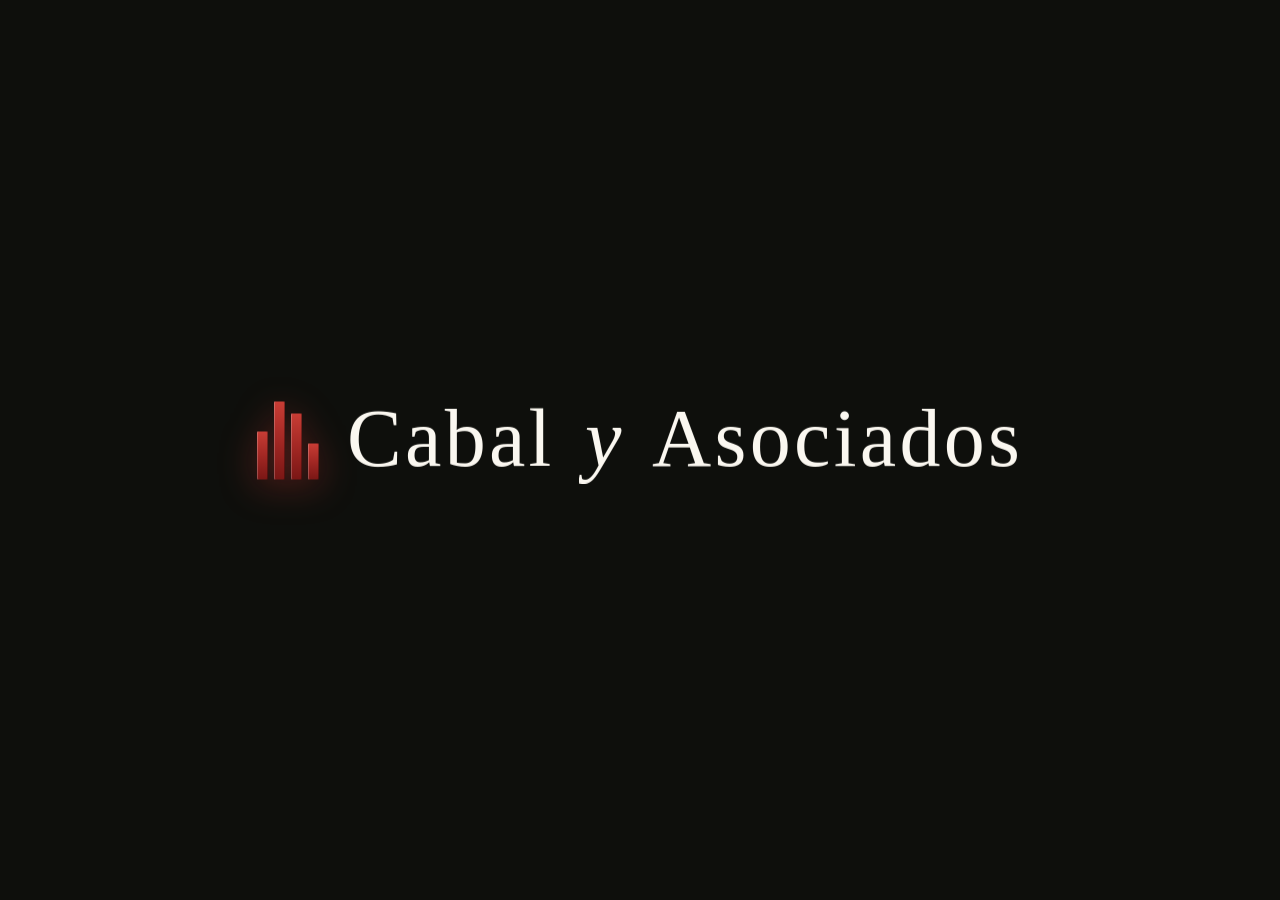
<file: index.html>
<!doctype html>
<html lang="es">
<head>
<meta charset="utf-8">
<meta http-equiv="refresh" content="0; url=Reveal.html">
<title>Cabal y Asociados — Reveal</title>
<link rel="canonical" href="Reveal.html">
</head>
<body>
<script>location.replace('Reveal.html');</script>
<p>Redirigiendo a <a href="Reveal.html">Reveal.html</a>…</p>
</body>
</html>
</file>
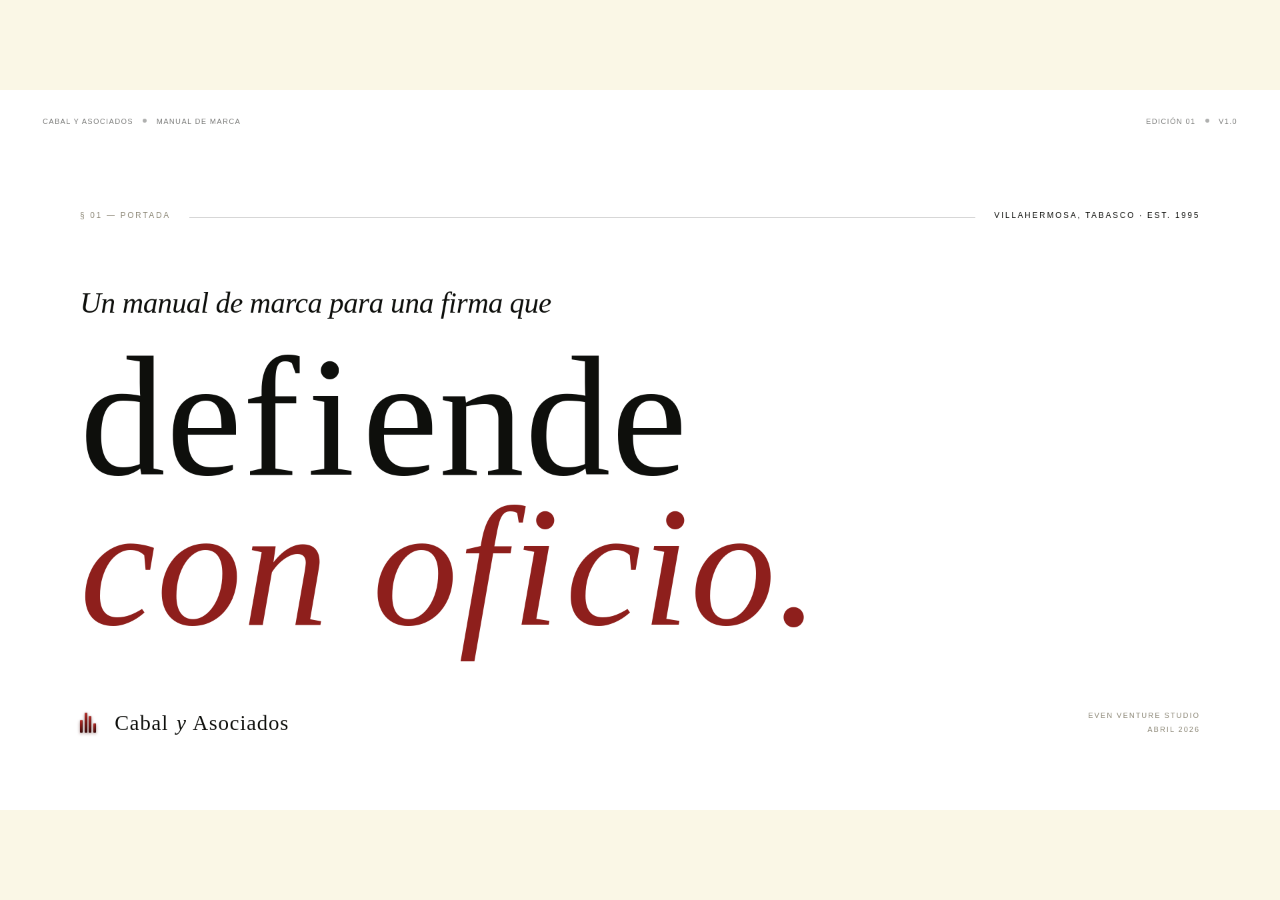
<file: Brandbook.html>
<!doctype html>
<html lang="es">
<head>
<meta charset="utf-8" />
<title>CABAL y Asociados — Mini Brandbook</title>
<meta name="viewport" content="width=device-width, initial-scale=1" />
<link rel="stylesheet" href="brand.css" />
<script src="deck-stage.js"></script>
<style>
/* ═══ Brandbook outro-mark — looping architectural assembly ═══
   Mirrors Reveal's Act VII outro animation, recoded as a pure-CSS loop
   so the brandbook page needs no JS. 6s cycle: build → hold → fade. */
.bb-outro-stage {
  flex: 1;
  display: flex;
  align-items: center;
  justify-content: center;
  padding: 48px 24px 32px;
  min-height: 260px;
  background: var(--paper);
}
.bb-outro-mark {
  display: inline-flex;
  align-items: flex-end;
  gap: 10px;
  height: 180px;
  filter: drop-shadow(0 8px 18px rgba(62, 12, 11, 0.22));
}
.bb-outro-mark .bar {
  width: 14px;
  background: linear-gradient(180deg, #E53935 0%, #8E1F1C 62%, #3E0C0B 100%);
  box-shadow:
    inset 1px 0 0 rgba(255, 255, 255, 0.22),
    inset -1px 0 0 rgba(0, 0, 0, 0.24);
  border-radius: 1px;
  transform-origin: bottom center;
  opacity: 0;
}
.bb-outro-mark .bar-1 { height: 62%; }
.bb-outro-mark .bar-2 { height: 100%; }
.bb-outro-mark .bar-3 { height: 84%; }
.bb-outro-mark .bar-4 { height: 46%; }

/* 6s loop: 0-15% build (900ms), 15-78% hold (~3.8s), 78-100% fade+reset (~1.3s) */
@keyframes bb-drop       { 0%,0%   { opacity: 0; transform: translateY(-160px) scaleY(0.2); }
                           15%,78% { opacity: 1; transform: translateY(0) scaleY(1); }
                           100%    { opacity: 0; transform: translateY(-160px) scaleY(0.2); } }
@keyframes bb-drop-up    { 0%,2%   { opacity: 0; transform: translateY(-220px) scaleY(0.15); }
                           17%,78% { opacity: 1; transform: translateY(0) scaleY(1); }
                           100%    { opacity: 0; transform: translateY(-220px) scaleY(0.15); } }
@keyframes bb-rise       { 0%,4%   { opacity: 0; transform: translateY(180px) scaleY(0.2); }
                           19%,78% { opacity: 1; transform: translateY(0) scaleY(1); }
                           100%    { opacity: 0; transform: translateY(180px) scaleY(0.2); } }
@keyframes bb-short      { 0%,6%   { opacity: 0; transform: translateY(-120px) scaleY(0.25); }
                           21%,78% { opacity: 1; transform: translateY(0) scaleY(1); }
                           100%    { opacity: 0; transform: translateY(-120px) scaleY(0.25); } }

.bb-outro-mark .bar-1 { animation: bb-drop    6s cubic-bezier(0.16, 1, 0.3, 1) infinite; }
.bb-outro-mark .bar-2 { animation: bb-drop-up 6s cubic-bezier(0.16, 1, 0.3, 1) infinite; }
.bb-outro-mark .bar-3 { animation: bb-rise    6s cubic-bezier(0.16, 1, 0.3, 1) infinite; }
.bb-outro-mark .bar-4 { animation: bb-short   6s cubic-bezier(0.16, 1, 0.3, 1) infinite; }

@media (prefers-reduced-motion: reduce) {
  .bb-outro-mark .bar { animation: none; opacity: 1; transform: none; }
}
</style>
</head>
<body style="margin:0; background:#FAF7E6;">

<deck-stage width="1920" height="1080" style="background: #FAF7E6;">

  <!-- ═══════════════ 01 · COVER ═══════════════ -->
  <section data-label="Cover" class="slide">
    <div class="chrome chrome-top">
      <span>Cabal y Asociados <span class="dot"></span> Manual de Marca</span>
      <span>Edición 01 <span class="dot"></span> v1.0</span>
    </div>

    <div class="page" style="padding:180px 120px 110px; justify-content:space-between;">
      <div style="display:flex; align-items:baseline; gap:28px;">
        <span class="mono" style="font-size:12px; letter-spacing:0.22em; text-transform:uppercase; color:var(--stone-2);">§ 01 — Portada</span>
        <div class="rule" style="flex:1; background:var(--rule-strong);"></div>
        <span class="mono" style="font-size:12px; letter-spacing:0.22em; text-transform:uppercase;">Villahermosa, Tabasco · Est. 1995</span>
      </div>

      <div style="display:flex; flex-direction:column; gap:36px; max-width: 1400px;">
        <div class="serif" style="font-size:44px; font-style:italic; line-height:1; letter-spacing:-0.01em;">
          Un manual de marca para una firma que
        </div>
        <h1 class="serif" style="margin:0; font-size:256px; line-height:0.88; letter-spacing:0.005em; font-weight:400; font-variant-ligatures: none; font-feature-settings: 'liga' 0, 'dlig' 0, 'clig' 0, 'kern' 1;">
          def<span style="display:inline-block; margin-left:0.04em; margin-right:0.04em;">i</span>ende<br/>
          <span style="font-style:italic; color:var(--claret);">con of<span style="display:inline-block; margin-left:0.03em; margin-right:0.03em;">i</span>cio.</span>
        </h1>
      </div>

      <div style="display:flex; justify-content:space-between; align-items:center;">
        <div style="display:flex; align-items:center; gap:28px;">
          <div class="monogram" style="--m-h:30.4px; --m-w:4.1px; --m-gap:2.5px;">
            <i></i><i></i><i></i><i></i>
          </div>
          <div class="wordmark" style="font-size:32px;">Cabal <span class="amp">y</span> Asociados</div>
        </div>
        <div class="mono" style="font-size:11px; letter-spacing:0.18em; text-transform:uppercase; color:var(--stone-2); text-align:right; line-height:1.9;">
          EVEN Venture Studio<br/>
          Abril 2026
        </div>
      </div>
    </div>
  </section>

  <!-- ═══════════════ 02 · ESENCIA / POSICIONAMIENTO ═══════════════ -->
  <section data-label="Esencia" class="slide">
    <div class="chrome chrome-top">
      <span>§ 02 — Esencia de marca</span>
      <span class="page-no">02 / 12</span>
    </div>
    <div class="chrome chrome-bottom">
      <span>Cabal y Asociados</span>
      <span>Posicionamiento</span>
    </div>

    <div class="page" style="padding:140px 120px; display:grid; grid-template-columns: 340px 1fr; gap:80px;">
      <div>
        <div class="section-no">nº 02</div>
        <div style="margin-top:14px; font-family:'Instrument Serif',serif; font-size:54px; line-height:0.95; letter-spacing:-0.015em;">
          Esencia<br/><em>de marca</em>
        </div>
        <div class="rule-strong" style="margin-top:40px; width:60px; background:var(--claret);"></div>
        <div style="margin-top:28px; font-family:'Geist',sans-serif; font-weight:500; font-size:11px; letter-spacing:0.22em; text-transform:uppercase; color:var(--stone-2); line-height:2;">
          Palabra raíz<br/>
          <span style="color:var(--ink); letter-spacing:0.24em;">CABAL</span><br/>
          <span style="text-transform:none; letter-spacing:0; font-family:'Instrument Serif',serif; font-style:italic; font-size:22px; color:var(--ink);">adj. exacto, íntegro, recto.</span>
        </div>
      </div>

      <div style="display:flex; flex-direction:column; justify-content:space-between;">
        <div class="serif" style="font-size:86px; line-height:1.02; letter-spacing:-0.02em;">
          <p style="font-weight:400; margin:0;">Conocemos el derecho laboral desde los dos lados de la&nbsp;mesa.</p>
          <p style="color:rgb(15,12,12); margin:0.6em 0 0;">Esa amplitud es <em>nuestra ventaja.</em></p>
        </div>

        <div style="display:grid; grid-template-columns: repeat(3, 1fr); gap:0; border-top:1px solid var(--rule); padding-top:22px; margin-top:48px;">
          <div>
            <div class="mono" style="font-size:10px; letter-spacing:0.22em; text-transform:uppercase; color:var(--stone-2);">Oficio</div>
            <div class="serif" style="font-size:22px; font-style:italic; margin-top:6px;">Saber cómo opera la otra parte.</div>
          </div>
          <div style="padding-left:28px; border-left:1px solid var(--rule);">
            <div class="mono" style="font-size:10px; letter-spacing:0.22em; text-transform:uppercase; color:var(--stone-2);">Rectitud</div>
            <div class="serif" style="font-size:22px; font-style:italic; margin-top:6px;">Decir lo cabal, aunque incomode.</div>
          </div>
          <div style="padding-left:28px; border-left:1px solid var(--rule);">
            <div class="mono" style="font-size:10px; letter-spacing:0.22em; text-transform:uppercase; color:var(--stone-2);">Cercanía</div>
            <div class="serif" style="font-size:22px; font-style:italic; margin-top:6px;">Del WhatsApp al tribunal.</div>
          </div>
        </div>
      </div>
    </div>
  </section>

  <!-- ═══════════════ 03 · LOGO PRINCIPAL (evolución) ═══════════════ -->
  <section data-label="Logo Principal" class="slide">
    <div class="chrome chrome-top">
      <span>§ 03 — Logotipo principal</span>
      <span class="page-no">03 / 12</span>
    </div>
    <div class="chrome chrome-bottom">
      <span>La evolución del símbolo</span>
      <span>Primary Mark</span>
    </div>

    <div class="page" style="padding:140px 120px; display:grid; grid-template-rows: auto 1fr auto; gap:40px;">
      <div style="display:flex; justify-content:space-between; align-items:center;">
        <div>
          <div class="section-no">nº 03</div>
          <div style="margin-top:6px; font-family:'Instrument Serif',serif; font-size:54px; line-height:0.95; letter-spacing:-0.015em;">
            El logotipo, <em>refinado.</em>
          </div>
        </div>
        <div style="max-width:520px; font-size:17px; line-height:1.55; color:#2a2a25;">
          Conservamos el ADN del logo original—cuatro columnas verticales que evocan los pilares de la sala, las barras de un expediente, la firmeza del oficio—y las dotamos de volumen: un <em class="serif" style="color:#8E1F1C;">rojo degradado</em> con profundidad tech-moderna. El wordmark queda en negro tinta, sobrio, sin adornos—el símbolo lleva el pulso de la marca.
        </div>
      </div>

      <!-- Primary lockup on paper, large, horizontal -->
      <div style="background:var(--paper); border:1px solid var(--rule); display:flex; align-items:center; justify-content:center; padding:80px 60px;">
        <div style="display:flex; align-items:flex-end; gap:40px;">
          <div class="monogram" style="--m-h:106.4px; --m-w:14.2px; --m-gap:8.9px;">
            <i></i><i></i><i></i><i></i>
          </div>
          <div class="wordmark" style="font-size:112px; color:var(--ink); line-height:0.85;">Cabal <span class="amp">y</span> Asociados</div>
        </div>
      </div>

      <div style="display:grid; grid-template-columns: repeat(4, 1fr); gap:0; border-top:1px solid var(--rule);">
        <div style="padding:18px 20px 0; border-right:1px solid var(--rule);">
          <div class="mono" style="font-size:10px; letter-spacing:0.2em; text-transform:uppercase; color:var(--stone-2);">Símbolo</div>
          <div class="serif" style="font-size:20px; font-style:italic; margin-top:4px;">Cuatro columnas</div>
          <div style="font-size:13px; margin-top:4px; color:#4a4a44;">Los pilares del expediente.</div>
        </div>
        <div style="padding:18px 20px 0; border-right:1px solid var(--rule);">
          <div class="mono" style="font-size:10px; letter-spacing:0.2em; text-transform:uppercase; color:var(--stone-2);">Tipografía</div>
          <div class="serif" style="font-size:20px; font-style:italic; margin-top:4px;">Serif editorial</div>
          <div style="font-size:13px; margin-top:4px; color:#4a4a44;">Instrument Serif, 400 · italic.</div>
        </div>
        <div style="padding:18px 20px 0; border-right:1px solid var(--rule);">
          <div class="mono" style="font-size:10px; letter-spacing:0.2em; text-transform:uppercase; color:var(--stone-2);">Acento</div>
          <div class="serif" style="font-style:italic; margin-top:4px; font-size:20px; color:#8E1F1C;">Rojo degradado · Tech</div>
          <div style="font-size:13px; margin-top:4px; color:#4a4a44;">#B8332E → #3E0C0B, solo en el símbolo.</div>
        </div>
        <div style="padding:18px 20px 0;">
          <div class="mono" style="font-size:10px; letter-spacing:0.2em; text-transform:uppercase; color:var(--stone-2);">Bajada</div>
          <div class="serif" style="font-size:20px; font-style:italic; margin-top:4px;">Descriptor sobrio</div>
          <div style="font-size:13px; margin-top:4px; color:#4a4a44;">Geist 500, tracked 0.22em, uppercase.</div>
        </div>
      </div>
    </div>
  </section>

  <!-- ═══════════════ 04 · VARIACIONES DE LOGO ═══════════════ -->
  <section data-label="Variaciones" class="slide">
    <div class="chrome chrome-top">
      <span>§ 04 — Variaciones del logotipo</span>
      <span class="page-no">04 / 12</span>
    </div>
    <div class="chrome chrome-bottom">
      <span>Sistema modular</span>
      <span>Horizontal · Ícono · Reverso</span>
    </div>

    <div class="page" style="padding:120px 96px 110px;">
      <div style="display:flex; justify-content:space-between; align-items:center; margin-bottom:36px;">
        <div>
          <div class="section-no">nº 04</div>
          <div style="margin-top:6px; font-family:'Instrument Serif',serif; font-size:48px; line-height:0.95; letter-spacing:-0.015em;">
            Un sistema, <em style="color:#8E1F1C;">tres voces.</em>
          </div>
        </div>
        <div style="max-width:440px; font-size:15px; line-height:1.55; color:#2a2a25;">
          El logo siempre va horizontal: símbolo a la izquierda, wordmark a la derecha. El ícono—solo las columnas rojas—se reserva para avatares, redes y sellos donde el nombre no cabe.
        </div>
      </div>

      <div style="display:grid; grid-template-columns: 1.8fr 1fr 1fr; gap:16px; height:640px;">

        <!-- A · Horizontal (main lockup) -->
        <div style="background:var(--paper); border:1px solid var(--rule); display:flex; flex-direction:column;">
          <div style="flex:1; display:flex; align-items:center; justify-content:center; padding:32px;">
            <div style="display:flex; align-items:center; gap:30px;">
              <div class="monogram" style="--m-h:41.8px; --m-w:5.6px; --m-gap:3.5px;">
                <i></i><i></i><i></i><i></i>
              </div>
              <div class="wordmark" style="font-size:44px; color:var(--ink);">Cabal <span class="amp">y</span> Asociados</div>
            </div>
          </div>
          <div style="border-top:1px solid var(--rule); padding:14px 18px; display:flex; justify-content:space-between; align-items:center;">
            <span class="mono" style="font-size:10px; letter-spacing:0.22em; text-transform:uppercase; color:var(--stone-2);">A · Horizontal</span>
            <span class="serif" style="font-style:italic; font-size:16px;">Uso principal</span>
          </div>
        </div>

        <!-- B · Ícono (profile pic / avatar) -->
        <div style="background:var(--ink); color:var(--paper); display:flex; flex-direction:column;">
          <div style="flex:1; display:flex; align-items:center; justify-content:center;">
            <div class="monogram" style="--m-h:220px; --m-w:22px; --m-gap:14px;">
              <i></i><i></i><i></i><i></i>
            </div>
          </div>
          <div style="border-top:1px solid rgba(243,239,230,0.18); padding:14px 18px; display:flex; justify-content:space-between; align-items:center;">
            <span class="mono" style="font-size:10px; letter-spacing:0.22em; text-transform:uppercase; opacity:0.7;">B · Ícono</span>
            <span class="serif" style="font-style:italic; font-size:16px;">Avatar · redes</span>
          </div>
        </div>

        <!-- C · Reverso (wordmark on ink) -->
        <div style="background:var(--ink); color:var(--paper); display:flex; flex-direction:column;">
          <div style="flex:1; display:flex; align-items:center; justify-content:center; padding:32px;">
            <div style="display:flex; align-items:center; gap:22px;">
              <div class="monogram" style="--m-h:62px; --m-w:7px; --m-gap:4.5px;">
                <i></i><i></i><i></i><i></i>
              </div>
              <div class="wordmark" style="font-size:34px; color:var(--paper); line-height:1;">Cabal <span class="amp">y</span><br/>Asociados</div>
            </div>
          </div>
          <div style="border-top:1px solid rgba(243,239,230,0.18); padding:14px 18px; display:flex; justify-content:space-between; align-items:center;">
            <span class="mono" style="font-size:10px; letter-spacing:0.22em; text-transform:uppercase; opacity:0.7;">C · Reverso</span>
            <span class="serif" style="font-style:italic; font-size:16px;">Fondos oscuros</span>
          </div>
        </div>

      </div>
    </div>
  </section>

  <!-- ═══════════════ 05 · CLEAR SPACE + MINIMUM SIZE ═══════════════ -->
  <section data-label="Clear Space" class="slide">
    <div class="chrome chrome-top">
      <span>§ 05 — Área de respeto y tamaño mínimo</span>
      <span class="page-no">05 / 12</span>
    </div>
    <div class="chrome chrome-bottom">
      <span>Reglas de construcción</span>
      <span>Clear Space · Min Size</span>
    </div>

    <div class="page" style="padding:140px 120px; display:grid; grid-template-rows: auto 1fr; gap:48px;">
      <div style="display:flex; justify-content:space-between; align-items:center;">
        <div>
          <div class="section-no">nº 05</div>
          <div style="margin-top:6px; font-family:'Instrument Serif',serif; font-size:48px; line-height:0.95; letter-spacing:-0.015em;">
            Dele <em>aire</em> al logo.
          </div>
        </div>
        <div style="max-width:520px; font-size:15px; line-height:1.55; color:#2a2a25;">
          La unidad <span class="mono" style="font-size:13px;">X</span> equivale al ancho de una columna del símbolo. El área de respeto nunca es menor a <span class="mono" style="font-size:13px;">2X</span> en ningún lado. El tamaño mínimo garantiza legibilidad en pantalla y en papel.
        </div>
      </div>

      <div style="display:grid; grid-template-columns: 1.3fr 1fr; gap:24px;">
        <!-- Clear space diagram -->
        <div style="background:var(--paper-2); border:1px solid var(--rule); padding:50px; position:relative; display:flex; align-items:center; justify-content:center;">
          <!-- Dashed clear space frame -->
          <div style="position:relative; padding: 48px 48px;">
            <div style="position:absolute; inset:0; border:1px dashed var(--claret); opacity:0.55;"></div>
            <!-- X markers on the dashed frame -->
            <div class="mono" style="position:absolute; top:-14px; left:-14px; font-size:10px; letter-spacing:0.15em; background:var(--paper-2); padding:0 4px;">2X</div>
            <div class="mono" style="position:absolute; top:-14px; right:-14px; font-size:10px; letter-spacing:0.15em; background:var(--paper-2); padding:0 4px;">2X</div>
            <div class="mono" style="position:absolute; bottom:-14px; left:-14px; font-size:10px; letter-spacing:0.15em; background:var(--paper-2); padding:0 4px;">2X</div>
            <div class="mono" style="position:absolute; bottom:-14px; right:-14px; font-size:10px; letter-spacing:0.15em; background:var(--paper-2); padding:0 4px;">2X</div>

            <div style="display:flex; align-items:center; gap:24px;">
              <div class="monogram" style="--m-h:28.5px; --m-w:3.8px; --m-gap:2.4px;">
                <i></i><i></i><i></i><i></i>
              </div>
              <div>
                <div class="wordmark" style="font-size:30px;">Cabal <span class="amp">y</span> Asociados</div>
                
              </div>
            </div>

            <!-- X unit reference -->
            <div style="position:absolute; left:-80px; top:50%; transform:translateY(-50%); text-align:right; font-family:'Geist',sans-serif; font-weight:500; font-size:10px; letter-spacing:0.22em; text-transform:uppercase; color:var(--stone-2);">
              <div style="width:12px; height:60px; background:var(--stone); margin-left:auto; margin-bottom:4px;"></div>
              X = 1 columna
            </div>
          </div>
        </div>

        <!-- Minimum sizes -->
        <div style="display:grid; grid-template-rows: repeat(3, 1fr); gap:12px;">
          <div style="background:var(--paper-2); border:1px solid var(--rule); padding:24px 28px; display:flex; align-items:center; justify-content:space-between;">
            <div style="display:flex; align-items:center; gap:12px;">
              <div class="monogram" style="--m-h:14.3px; --m-w:3px; --m-gap:2px;">
                <i></i><i></i><i></i><i></i>
              </div>
              <div>
                <div class="wordmark" style="font-size:15px;">Cabal <span class="amp">y</span> Asociados</div>
                
              </div>
            </div>
            <div style="text-align:right;">
              <div class="mono" style="font-size:10px; letter-spacing:0.2em; text-transform:uppercase; color:var(--stone-2);">Digital mín.</div>
              <div class="serif" style="font-style:italic; font-size:22px;">180 px de ancho</div>
            </div>
          </div>

          <div style="background:var(--paper-2); border:1px solid var(--rule); padding:24px 28px; display:flex; align-items:center; justify-content:space-between;">
            <div style="display:flex; align-items:center; gap:10px;">
              <div class="monogram" style="--m-h:11px; --m-w:3px; --m-gap:2px;">
                <i></i><i></i><i></i><i></i>
              </div>
              <div>
                <div class="wordmark" style="font-size:11px;">Cabal <span class="amp">y</span> Asociados</div>
              </div>
            </div>
            <div style="text-align:right;">
              <div class="mono" style="font-size:10px; letter-spacing:0.2em; text-transform:uppercase; color:var(--stone-2);">Impreso mín.</div>
              <div class="serif" style="font-style:italic; font-size:22px;">22 mm de ancho</div>
            </div>
          </div>

          <div style="background:var(--paper-2); border:1px solid var(--rule); padding:24px 28px; display:flex; align-items:center; justify-content:space-between;">
            <div style="display:flex; align-items:center; gap:14px;">
              <div class="monogram" style="--m-h:56px; --m-w:7px; --m-gap:5px;">
                <i></i><i></i><i></i><i></i>
              </div>
              <div class="monogram" style="--m-h:40px; --m-w:5px; --m-gap:4px;">
                <i></i><i></i><i></i><i></i>
              </div>
              <div class="monogram" style="--m-h:24px; --m-w:3px; --m-gap:2px;">
                <i></i><i></i><i></i><i></i>
              </div>
            </div>
            <div style="text-align:right;">
              <div class="mono" style="font-size:10px; letter-spacing:0.2em; text-transform:uppercase; color:var(--stone-2);">Ícono solo</div>
              <div class="serif" style="font-style:italic; font-size:22px;">hasta 24 px</div>
            </div>
          </div>
        </div>
      </div>
    </div>
  </section>

  <!-- ═══════════════ 06 · TIPOGRAFÍA ═══════════════ -->
  <section data-label="Tipografía" class="slide">
    <div class="chrome chrome-top">
      <span>§ 06 — Sistema tipográfico</span>
      <span class="page-no">06 / 12</span>
    </div>
    <div class="chrome chrome-bottom">
      <span>Instrument Serif · Geist</span>
      <span>Typography</span>
    </div>

    <div class="page" style="padding:120px 96px 100px; display:grid; grid-template-rows: auto 1fr; gap:40px;">
      <div style="display:flex; justify-content:space-between; align-items:flex-end;">
        <div>
          <div class="section-no">nº 06</div>
          <div style="margin-top:6px; font-family:'Instrument Serif',serif; font-size:52px; line-height:0.95; letter-spacing:-0.015em;">
            Dos voces, <em>un tono.</em>
          </div>
        </div>
        <div style="max-width:540px; font-size:15px; line-height:1.55; color:#2a2a25;">
          Una serif editorial para el peso de la ley y los titulares con alma. Un grotesque humanista para todo lo demás: cuerpo, interfaces, números y detalles.
        </div>
      </div>

      <div style="display:grid; grid-template-columns: 1fr 1fr; gap:0; border-top:1px solid var(--rule-strong);">

        <!-- Serif — hero column -->
        <div style="padding:36px 40px 32px 0; border-right:1px solid var(--rule-strong); display:flex; flex-direction:column; gap:28px;">
          <div style="display:flex; justify-content:space-between; align-items:flex-start;">
            <div>
              <div class="mono" style="font-size:10px; letter-spacing:0.22em; text-transform:uppercase; color:var(--stone-2);">Voz 1 — Titulares</div>
              <div class="serif" style="font-size:36px; font-style:italic; margin-top:6px; letter-spacing:-0.01em;">Instrument Serif</div>
            </div>
            <div class="mono" style="font-size:11px; color:var(--stone-2); text-align:right; line-height:1.8;">
              Regular · Italic<br/>
              Tracking −1.5%
            </div>
          </div>

          <div class="serif" style="font-size:118px; line-height:0.9; letter-spacing:-0.025em; color:var(--ink);">
            pelea por<br/><em>Usted.</em>
          </div>

          <div style="margin-top:auto; border-top:1px solid var(--rule); padding-top:16px; display:flex; justify-content:space-between; align-items:baseline;">
            <span class="serif" style="font-size:22px; letter-spacing:-0.01em;">Aa Bb Cc 0123 áéíñóú ¿?</span>
            <span class="mono" style="font-size:11px; color:var(--stone-2);">fonts.google.com</span>
          </div>
        </div>

        <!-- Sans — two registers stacked -->
        <div style="padding:36px 0 32px 40px; display:flex; flex-direction:column; gap:28px;">
          <div style="display:flex; justify-content:space-between; align-items:flex-start;">
            <div>
              <div class="mono" style="font-size:10px; letter-spacing:0.22em; text-transform:uppercase; color:var(--stone-2);">Voz 2 — Cuerpo &amp; detalles</div>
              <div style="font-family:'Geist',sans-serif; font-weight:500; font-size:36px; margin-top:6px; letter-spacing:-0.01em;">Geist</div>
            </div>
            <div class="mono" style="font-size:11px; color:var(--stone-2); text-align:right; line-height:1.8;">
              300 / 400 / 500<br/>
              600 / 700
            </div>
          </div>

          <!-- Body sample -->
          <div style="font-family:'Geist',sans-serif; font-weight:400; font-size:21px; line-height:1.45; letter-spacing:-0.005em; color:var(--ink);">
            Le ayudamos a recuperar lo que por ley le corresponde: salarios caídos, finiquito completo, días de descanso y prestaciones. Primera consulta gratuita por WhatsApp.
          </div>

          <!-- Micro register: same font, tracked out, uppercase. Replaces the mono. -->
          <div style="border-top:1px solid var(--rule); padding-top:16px; display:grid; grid-template-columns: auto 1fr; gap:24px; align-items:start;">
            <div class="mono" style="font-size:10px; letter-spacing:0.22em; text-transform:uppercase; color:var(--stone-2); white-space:nowrap;">Registro<br/>micro</div>
            <div style="font-family:'Geist',sans-serif; font-weight:500; font-size:13px; letter-spacing:0.22em; text-transform:uppercase; line-height:1.9; color:var(--ink);">
              EXP. 2024/LAB/0317 · ART. 47 LFT<br/>
              FOLIO · 993 312 8454 · PÁG. 01 / 04
            </div>
          </div>

          <div style="margin-top:auto; border-top:1px solid var(--rule); padding-top:16px; display:flex; justify-content:space-between; align-items:baseline; font-family:'Geist',sans-serif;">
            <div style="display:flex; gap:14px;">
              <span style="font-weight:300; font-size:22px;">Aa</span>
              <span style="font-weight:400; font-size:22px;">Aa</span>
              <span style="font-weight:500; font-size:22px;">Aa</span>
              <span style="font-weight:600; font-size:22px;">Aa</span>
              <span style="font-weight:700; font-size:22px;">Aa</span>
            </div>
            <span style="font-size:14px; font-weight:400; color:var(--stone-2);">0123 áéíñóú ¿?¡!</span>
          </div>
        </div>

      </div>
    </div>
  </section>

  <!-- ═══════════════ 07 · JERARQUÍA ═══════════════ -->
  <section data-label="Jerarquía" class="slide">
    <div class="chrome chrome-top">
      <span>§ 07 — Jerarquía tipográfica</span>
      <span class="page-no">07 / 12</span>
    </div>
    <div class="chrome chrome-bottom">
      <span>Escalas y aplicación en español</span>
      <span>Type Hierarchy</span>
    </div>

    <div class="page" style="padding:120px 96px 100px; display:grid; grid-template-columns: 280px 1fr; gap:56px;">
      <div>
        <div class="section-no">nº 07</div>
        <div style="margin-top:6px; font-family:'Instrument Serif',serif; font-size:44px; line-height:0.95; letter-spacing:-0.015em;">
          La escala,<br/><em>en ejemplos.</em>
        </div>
        <div class="rule-strong" style="margin-top:30px; width:40px; background:var(--claret);"></div>
        <div style="margin-top:24px; font-size:14px; line-height:1.6; color:#2a2a25;">
          Siete niveles que cubren desde un titular de campaña hasta una nota al pie. Usar uno por jerarquía—sin inventar intermedios.
        </div>
      </div>

      <div style="display:flex; flex-direction:column; gap:0; border-top:1px solid var(--rule);">

        <div style="display:grid; grid-template-columns: 110px 1fr 140px; gap:30px; padding:16px 0; border-bottom:1px solid var(--rule); align-items:baseline;">
          <div class="mono" style="font-size:10px; letter-spacing:0.18em; text-transform:uppercase; color:var(--stone-2);">H1 · Display</div>
          <div class="serif" style="font-size:88px; line-height:1; letter-spacing:-0.025em;">Defiéndase <em>cabal.</em></div>
          <div class="mono" style="font-size:10px; letter-spacing:0.1em; color:var(--stone-2); text-align:right;">Serif · 88/86 · −2.5%</div>
        </div>

        <div style="display:grid; grid-template-columns: 110px 1fr 140px; gap:30px; padding:16px 0; border-bottom:1px solid var(--rule); align-items:baseline;">
          <div class="mono" style="font-size:10px; letter-spacing:0.18em; text-transform:uppercase; color:var(--stone-2);">H2 · Título</div>
          <div class="serif" style="font-size:56px; line-height:1.02; letter-spacing:-0.02em;">¿Lo despidieron sin liquidación?</div>
          <div class="mono" style="font-size:10px; letter-spacing:0.1em; color:var(--stone-2); text-align:right;">Serif · 56/58 · −2%</div>
        </div>

        <div style="display:grid; grid-template-columns: 110px 1fr 140px; gap:30px; padding:16px 0; border-bottom:1px solid var(--rule); align-items:baseline;">
          <div class="mono" style="font-size:10px; letter-spacing:0.18em; text-transform:uppercase; color:var(--stone-2);">Eyebrow</div>
          <div class="mono" style="font-size:13px; letter-spacing:0.28em; text-transform:uppercase; font-weight:500;">Derecho Laboral · Trabajadores</div>
          <div class="mono" style="font-size:10px; letter-spacing:0.1em; color:var(--stone-2); text-align:right;">Mono · 13/16 · +28%</div>
        </div>

        <div style="display:grid; grid-template-columns: 110px 1fr 140px; gap:30px; padding:16px 0; border-bottom:1px solid var(--rule); align-items:baseline;">
          <div class="mono" style="font-size:10px; letter-spacing:0.18em; text-transform:uppercase; color:var(--stone-2);">Lead</div>
          <div style="font-size:26px; line-height:1.35; font-weight:400; max-width: 900px;">Treinta años defendiendo al lado del patrón nos enseñaron cómo se arma—y se desarma—un caso laboral.</div>
          <div class="mono" style="font-size:10px; letter-spacing:0.1em; color:var(--stone-2); text-align:right;">Sans · 26/35 · 400</div>
        </div>

        <div style="display:grid; grid-template-columns: 110px 1fr 140px; gap:30px; padding:16px 0; border-bottom:1px solid var(--rule); align-items:baseline;">
          <div class="mono" style="font-size:10px; letter-spacing:0.18em; text-transform:uppercase; color:var(--stone-2);">Body</div>
          <div style="font-size:18px; line-height:1.55; font-weight:400; max-width:900px;">Si su empresa le debe salarios, aguinaldo, vacaciones o finiquito, la Ley Federal del Trabajo está de su lado. Atendemos su caso con la misma rigurosidad con la que defendimos, por décadas, a las empresas más grandes de Tabasco.</div>
          <div class="mono" style="font-size:10px; letter-spacing:0.1em; color:var(--stone-2); text-align:right;">Sans · 18/28 · 400</div>
        </div>

        <div style="display:grid; grid-template-columns: 110px 1fr 140px; gap:30px; padding:16px 0; border-bottom:1px solid var(--rule); align-items:baseline;">
          <div class="mono" style="font-size:10px; letter-spacing:0.18em; text-transform:uppercase; color:var(--stone-2);">Quote</div>
          <div class="serif" style="font-size:28px; font-style:italic; line-height:1.35; max-width:900px;">"Conocemos el manual porque lo escribimos. Ahora lo usamos para que a usted no se lo apliquen en contra."</div>
          <div class="mono" style="font-size:10px; letter-spacing:0.1em; color:var(--stone-2); text-align:right;">Serif italic · 28</div>
        </div>

        <div style="display:grid; grid-template-columns: 110px 1fr 140px; gap:30px; padding:16px 0; align-items:baseline;">
          <div class="mono" style="font-size:10px; letter-spacing:0.18em; text-transform:uppercase; color:var(--stone-2);">Caption</div>
          <div class="mono" style="font-size:12px; letter-spacing:0.1em; color:var(--stone-2);">* Primera consulta sin costo. Honorarios a éxito disponibles según el caso.</div>
          <div class="mono" style="font-size:10px; letter-spacing:0.1em; color:var(--stone-2); text-align:right;">Mono · 12/18</div>
        </div>

      </div>
    </div>
  </section>

  <!-- ═══════════════ 08 · PALETA DE COLOR ═══════════════ -->
  <section data-label="Paleta" class="slide">
    <div class="chrome chrome-top">
      <span>§ 08 — Paleta cromática</span>
      <span class="page-no">08 / 12</span>
    </div>
    <div class="chrome chrome-bottom">
      <span>Tinta, papel, claret, piedra</span>
      <span>Color System</span>
    </div>

    <div class="page" style="padding:120px 96px 100px; display:grid; grid-template-rows: auto 1fr; gap:40px;">
      <div style="display:flex; justify-content:space-between; align-items:center;">
        <div>
          <div class="section-no">nº 08</div>
          <div style="margin-top:6px; font-family:'Instrument Serif',serif; font-size:48px; line-height:0.95; letter-spacing:-0.015em;">
            Tinta, papel, <em>claret.</em>
          </div>
        </div>
        <div style="max-width:520px; font-size:15px; line-height:1.55; color:#2a2a25;">
          El sistema es 80 % blanco y negro—así la marca no envejece. El negro tinta es el único acento, reservado para cifras críticas, el símbolo y el nexo tipográfico. La piedra es soporte: fondos y separadores.
        </div>
      </div>

      <div style="display:grid; grid-template-columns: 1.4fr 1.4fr 1fr 1fr; gap:16px;">

        <!-- Ink -->
        <div class="swatch" style="background:var(--ink); height:560px; border:1px solid var(--rule);">
          <div style="flex:1; padding:28px; display:flex; flex-direction:column; justify-content:space-between; color:var(--paper);">
            <div class="mono" style="font-size:10px; letter-spacing:0.22em; text-transform:uppercase; opacity:0.6;">Primario · 50 %</div>
            <div>
              <div class="serif" style="font-size:72px; font-style:italic; line-height:0.9;">Tinta</div>
              <div class="mono" style="font-size:11px; letter-spacing:0.14em; margin-top:8px; opacity:0.7;">Ink / Texto principal</div>
            </div>
          </div>
          <div class="swatch-meta" style="background:var(--ink); color:var(--paper); border-top:1px solid rgba(243,239,230,0.18);">
            <span class="k" style="color:var(--paper); opacity:0.7;">HEX</span><span class="v">#0E0F0C</span>
            <span class="k" style="color:var(--paper); opacity:0.7;">RGB</span><span class="v">14 / 15 / 12</span>
            <span class="k" style="color:var(--paper); opacity:0.7;">CMYK</span><span class="v">70 / 60 / 70 / 85</span>
            <span class="k" style="color:var(--paper); opacity:0.7;">Pantone</span><span class="v">Black 6 C</span>
          </div>
        </div>

        <!-- Paper -->
        <div class="swatch" style="background:var(--paper); height:560px; border:1px solid var(--rule);">
          <div style="flex:1; padding:28px; display:flex; flex-direction:column; justify-content:space-between;">
            <div class="mono" style="font-size:10px; letter-spacing:0.22em; text-transform:uppercase; color:var(--stone-2);">Fondo · 35 %</div>
            <div>
              <div class="serif" style="font-size:72px; font-style:italic; line-height:0.9;">Papel</div>
              <div class="mono" style="font-size:11px; letter-spacing:0.14em; margin-top:8px; color:var(--stone-2);">Blanco puro / Fondo principal</div>
            </div>
          </div>
          <div class="swatch-meta">
            <span class="k">HEX</span><span class="v">#FFFFFF</span>
            <span class="k">RGB</span><span class="v">255 / 255 / 255</span>
            <span class="k">CMYK</span><span class="v">0 / 0 / 0 / 0</span>
            <span class="k">Pantone</span><span class="v">White</span>
          </div>
        </div>

        <!-- Claret -->
        <div class="swatch" style="background:var(--claret); height:560px; border:1px solid var(--rule);">
          <div style="flex:1; padding:24px; display:flex; flex-direction:column; justify-content:space-between; color:var(--paper);">
            <div class="mono" style="font-size:10px; letter-spacing:0.22em; text-transform:uppercase; opacity:0.65;">Acento · 10 %</div>
            <div>
              <div class="serif" style="font-size:56px; font-style:italic; line-height:0.9;">Claret</div>
              <div class="mono" style="font-size:11px; letter-spacing:0.14em; margin-top:8px; opacity:0.7;">Claret / Único acento</div>
            </div>
          </div>
          <div class="swatch-meta" style="background:var(--claret); color:var(--paper); border-top:1px solid rgba(243,239,230,0.18);">
            <span class="k" style="color:var(--paper); opacity:0.7;">HEX</span><span class="v">#8E1F1C</span>
            <span class="k" style="color:var(--paper); opacity:0.7;">RGB</span><span class="v">142 / 31 / 28</span>
            <span class="k" style="color:var(--paper); opacity:0.7;">CMYK</span><span class="v">22 / 100 / 95 / 17</span>
            <span class="k" style="color:var(--paper); opacity:0.7;">Pantone</span><span class="v">7623 C</span>
          </div>
        </div>

        <!-- Stone -->
        <div class="swatch" style="background:var(--stone); height:560px; border:1px solid var(--rule);">
          <div style="flex:1; padding:24px; display:flex; flex-direction:column; justify-content:space-between; color:var(--ink);">
            <div class="mono" style="font-size:10px; letter-spacing:0.22em; text-transform:uppercase; color:#6a6656;">Soporte · 5 %</div>
            <div>
              <div class="serif" style="font-size:56px; font-style:italic; line-height:0.9;">Piedra</div>
              <div class="mono" style="font-size:11px; letter-spacing:0.14em; margin-top:8px; color:#5a5648;">Stone / Separadores</div>
            </div>
          </div>
          <div class="swatch-meta">
            <span class="k">HEX</span><span class="v">#C9C1B0</span>
            <span class="k">RGB</span><span class="v">201 / 193 / 176</span>
            <span class="k">CMYK</span><span class="v">20 / 18 / 30 / 4</span>
            <span class="k">Pantone</span><span class="v">Warm Gray 3 C</span>
          </div>
        </div>
      </div>
    </div>
  </section>

  <!-- ═══════════════ 09 · REDES SOCIALES ═══════════════ -->
  <section data-label="Redes" class="slide dark">
    <div class="chrome chrome-top">
      <span>§ 09 — Aplicaciones en redes</span>
      <span class="page-no">09 / 12</span>
    </div>
    <div class="chrome chrome-bottom">
      <span>Instagram · WhatsApp · Google</span>
      <span>Social Applications</span>
    </div>

    <div class="page" style="padding:120px 96px 100px; display:grid; grid-template-rows: auto 1fr; gap:36px;">
      <div style="display:flex; justify-content:space-between; align-items:center;">
        <div>
          <div class="section-no">nº 09</div>
          <div style="margin-top:6px; font-family:'Instrument Serif',serif; font-size:48px; line-height:0.95; letter-spacing:-0.015em; color:var(--paper);">
            La marca en <em style="color:var(--stone);">el bolsillo.</em>
          </div>
        </div>
        <div style="max-width:520px; font-size:15px; line-height:1.55; color:rgba(243,239,230,0.75);">
          El 94 % de México usa WhatsApp. La identidad tiene que funcionar a 40 px de diámetro en una lista de contactos, y escalar a un banner de campaña.
        </div>
      </div>

      <div style="display:grid; grid-template-columns: 1fr 1fr 1.2fr; gap:20px; height:620px;">

        <!-- Profile pic + WhatsApp row -->
        <div style="display:flex; flex-direction:column; gap:20px;">
          <!-- Profile avatar -->
          <div style="background:var(--paper); border-radius:16px; padding:32px; flex:1; display:flex; flex-direction:column; gap:18px; color:var(--ink);">
            <div class="mono" style="font-size:10px; letter-spacing:0.22em; text-transform:uppercase; color:var(--stone-2);">A · Avatar social</div>
            <div style="display:flex; gap:18px; align-items:center;">
              <div style="width:120px; height:120px; border-radius:50%; background:var(--claret); display:flex; align-items:center; justify-content:center; flex-shrink:0;">
                <div class="monogram flat" style="--m-h:56px; --m-w:6px; --m-gap:4px; color:var(--paper);">
                  <i></i><i></i><i></i><i></i>
                </div>
              </div>
              <div style="display:flex; gap:10px;">
                <div style="width:64px; height:64px; border-radius:50%; background:var(--claret); display:flex; align-items:center; justify-content:center;">
                  <div class="monogram flat" style="--m-h:30px; --m-w:3px; --m-gap:2.5px; color:var(--paper);">
                    <i></i><i></i><i></i><i></i>
                  </div>
                </div>
                <div style="width:40px; height:40px; border-radius:50%; background:var(--claret); display:flex; align-items:center; justify-content:center; align-self:center;">
                  <div class="monogram flat" style="--m-h:18px; --m-w:2px; --m-gap:1.5px; color:var(--paper);">
                    <i></i><i></i><i></i><i></i>
                  </div>
                </div>
              </div>
            </div>
            <div style="font-size:13px; color:#4a4a44; line-height:1.5;">
              El ícono respira, centrado, en círculo negro tinta. Funciona desde 40&nbsp;px hasta 400&nbsp;px sin pérdida.
            </div>
          </div>

          <!-- WhatsApp mockup -->
          <div style="background:#0B1F17; border-radius:16px; padding:22px 24px; flex:0.9; color:var(--paper); display:flex; flex-direction:column; gap:12px;">
            <div class="mono" style="font-size:10px; letter-spacing:0.22em; text-transform:uppercase; opacity:0.5;">B · WhatsApp Business</div>
            <div style="display:flex; align-items:center; gap:14px;">
              <div style="width:52px; height:52px; border-radius:50%; background:var(--claret); display:flex; align-items:center; justify-content:center; flex-shrink:0;">
                <div class="monogram flat" style="--m-h:24px; --m-w:2.5px; --m-gap:2px; color:var(--paper);">
                  <i></i><i></i><i></i><i></i>
                </div>
              </div>
              <div style="flex:1;">
                <div style="font-family:'Geist',sans-serif; font-weight:600; font-size:15px;">Cabal y Asociados</div>
                <div style="font-family:'Geist',sans-serif; font-size:12px; opacity:0.7;">en línea · responde &lt; 2 h</div>
              </div>
              <div style="width:8px; height:8px; border-radius:50%; background:var(--claret);"></div>
            </div>
            <div style="background:rgba(243,239,230,0.08); border-radius:10px; padding:12px 14px; font-size:13px; line-height:1.45; margin-top:4px;">
              Hola. Gracias por escribir. Cuéntenos en una línea qué está pasando en su trabajo—un abogado le contesta hoy mismo.
            </div>
          </div>
        </div>

        <!-- Post template -->
        <div style="background:var(--paper); border-radius:16px; overflow:hidden; color:var(--ink); display:flex; flex-direction:column;">
          <div style="padding:18px 20px 12px;" class="mono">
            <span style="font-size:10px; letter-spacing:0.22em; text-transform:uppercase; color:var(--stone-2);">C · Post cuadrado · 1080²</span>
          </div>
          <div style="flex:1; background:var(--paper); position:relative; padding:42px; display:flex; flex-direction:column; justify-content:space-between; border-top:1px solid var(--rule); border-bottom:1px solid var(--rule); margin: 0 20px;">
            <div class="mono" style="font-size:11px; letter-spacing:0.28em; text-transform:uppercase;">¿Sabía&nbsp;que…?</div>
            <div class="serif" style="font-size:56px; line-height:0.98; letter-spacing:-0.02em;">
              Si lo despiden sin causa, la ley le debe <em>tres meses de salario + 20 días por año trabajado.</em>
            </div>
            <div style="display:flex; justify-content:space-between; align-items:center;">
              <div class="monogram" style="--m-h:20px; --m-w:3px; --m-gap:2px;">
                <i></i><i></i><i></i><i></i>
              </div>
              <div class="mono" style="font-size:10px; letter-spacing:0.2em; text-transform:uppercase; color:var(--stone-2); text-align:right;">
                Art. 48 · LFT<br/>
                cabalyasociados.mx
              </div>
            </div>
          </div>
          <div style="padding:12px 20px 20px; font-size:13px; color:#4a4a44; line-height:1.5;">Plantilla: eyebrow · dato · monograma · cita legal.</div>
        </div>

        <!-- Signature / Motion Mark — the outro animation as a card -->
        <div style="background:var(--paper); border-radius:16px; overflow:hidden; color:var(--ink); display:flex; flex-direction:column; position:relative;">
          <div style="padding:18px 20px 12px;" class="mono">
            <span style="font-size:10px; letter-spacing:0.22em; text-transform:uppercase; color:var(--stone-2);">D · Firma en movimiento</span>
          </div>

          <!-- Animated mark stage -->
          <div class="bb-outro-stage">
            <span class="bb-outro-mark" aria-label="Cabal y Asociados">
              <i class="bar bar-1"></i>
              <i class="bar bar-2"></i>
              <i class="bar bar-3"></i>
              <i class="bar bar-4"></i>
            </span>
          </div>

          <div class="rule" style="background:var(--rule); margin:0 24px;"></div>

          <div style="padding:18px 24px 22px; display:flex; justify-content:space-between; align-items:baseline; gap:16px;">
            <div>
              <div class="serif" style="font-style:italic; font-size:18px; line-height:1.1; color:var(--ink);">La marca, a solas.</div>
              <div style="font-size:12.5px; line-height:1.5; color:#4a4a44; margin-top:4px; max-width:320px;">62 / 100 / 84 / 46. El acorde arquitectónico del símbolo se ensambla y se sostiene.</div>
            </div>
            <div class="mono" style="font-size:10px; letter-spacing:0.22em; text-transform:uppercase; color:var(--stone-2); text-align:right; white-space:nowrap;">
              Outro · 6 s
            </div>
          </div>
        </div>
      </div>
    </div>
  </section>

  <!-- ═══════════════ 10 · USOS INCORRECTOS ═══════════════ -->
  <section data-label="Usos incorrectos" class="slide">
    <div class="chrome chrome-top">
      <span>§ 10 — Usos incorrectos</span>
      <span class="page-no">10 / 12</span>
    </div>
    <div class="chrome chrome-bottom">
      <span>Lo que nunca hacemos</span>
      <span>Misuse</span>
    </div>

    <div class="page" style="padding:120px 96px 100px; display:grid; grid-template-rows: auto 1fr; gap:36px;">
      <div style="display:flex; justify-content:space-between; align-items:center;">
        <div>
          <div class="section-no">nº 10</div>
          <div style="margin-top:6px; font-family:'Instrument Serif',serif; font-size:48px; line-height:0.95; letter-spacing:-0.015em;">
            Seis maneras de <em style="color:#9a2a25;">romperla.</em>
          </div>
        </div>
        <div style="max-width:520px; font-size:15px; line-height:1.55; color:#2a2a25;">
          El logo es un instrumento de precisión. Estos usos debilitan la marca, confunden al cliente y lesionan la credibilidad que tanto costó construir.
        </div>
      </div>

      <div style="display:grid; grid-template-columns: repeat(3, 1fr); grid-template-rows: 1fr 1fr; gap:14px;">

        <!-- 1 · Stretch -->
        <div style="background:var(--paper-2); border:1px solid var(--rule); display:flex; flex-direction:column;">
          <div style="flex:1; display:flex; align-items:center; justify-content:center; padding:30px; position:relative;">
            <div style="display:flex; align-items:center; gap:20px; transform: scaleX(1.5);">
              <div class="monogram" style="--m-h:20.9px; --m-w:3px; --m-gap:2px;">
                <i></i><i></i><i></i><i></i>
              </div>
              <div class="wordmark" style="font-size:22px; ">Cabal <span class="amp">y</span> Asociados</div>
            </div>
            <div style="position:absolute; top:14px; right:14px; width:28px; height:28px; border-radius:50%; background:#9a2a25; color:var(--paper); display:flex; align-items:center; justify-content:center; font-weight:700;">×</div>
          </div>
          <div style="border-top:1px solid var(--rule); padding:14px 18px;">
            <div class="mono" style="font-size:10px; letter-spacing:0.22em; text-transform:uppercase; color:#9a2a25;">01 — No deformar</div>
            <div class="serif" style="font-style:italic; font-size:18px; margin-top:2px;">Estirar o comprimir.</div>
          </div>
        </div>

        <!-- 2 · Rotate -->
        <div style="background:var(--paper-2); border:1px solid var(--rule); display:flex; flex-direction:column;">
          <div style="flex:1; display:flex; align-items:center; justify-content:center; padding:30px; position:relative;">
            <div style="display:flex; align-items:center; gap:20px; transform: rotate(-12deg);">
              <div class="monogram" style="--m-h:23.8px; --m-w:3.2px; --m-gap:2px;">
                <i></i><i></i><i></i><i></i>
              </div>
              <div class="wordmark" style="font-size:25px; ">Cabal <span class="amp">y</span> Asociados</div>
            </div>
            <div style="position:absolute; top:14px; right:14px; width:28px; height:28px; border-radius:50%; background:#9a2a25; color:var(--paper); display:flex; align-items:center; justify-content:center; font-weight:700;">×</div>
          </div>
          <div style="border-top:1px solid var(--rule); padding:14px 18px;">
            <div class="mono" style="font-size:10px; letter-spacing:0.22em; text-transform:uppercase; color:#9a2a25;">02 — No inclinar</div>
            <div class="serif" style="font-style:italic; font-size:18px; margin-top:2px;">Rotar el lockup.</div>
          </div>
        </div>

        <!-- 3 · Off-brand color -->
        <div style="background:#ffe24a; border:1px solid var(--rule); display:flex; flex-direction:column;">
          <div style="flex:1; display:flex; align-items:center; justify-content:center; padding:30px; position:relative;">
            <div style="display:flex; align-items:center; gap:20px;">
              <div class="monogram" style="--m-h:23.8px; --m-w:3.2px; --m-gap:2px; color:#d11;">
                <i></i><i></i><i></i><i></i>
              </div>
              <div class="wordmark" style="font-size:25px;  color:#d11;">Cabal <span class="amp">y</span> Asociados</div>
            </div>
            <div style="position:absolute; top:14px; right:14px; width:28px; height:28px; border-radius:50%; background:#9a2a25; color:var(--paper); display:flex; align-items:center; justify-content:center; font-weight:700;">×</div>
          </div>
          <div style="border-top:1px solid var(--rule); padding:14px 18px; background:var(--paper-2);">
            <div class="mono" style="font-size:10px; letter-spacing:0.22em; text-transform:uppercase; color:#9a2a25;">03 — Paleta ajena</div>
            <div class="serif" style="font-style:italic; font-size:18px; margin-top:2px;">Colores fuera del sistema.</div>
          </div>
        </div>

        <!-- 4 · Font swap -->
        <div style="background:var(--paper-2); border:1px solid var(--rule); display:flex; flex-direction:column;">
          <div style="flex:1; display:flex; align-items:center; justify-content:center; padding:30px; position:relative;">
            <div style="display:flex; align-items:center; gap:20px;">
              <div class="monogram" style="--m-h:70px; --m-w:8px; --m-gap:5px;">
                <i></i><i></i><i></i><i></i>
              </div>
              <div style="font-family: 'Comic Sans MS', cursive; font-weight:700; font-size:34px; ">Cabal y Asociados</div>
            </div>
            <div style="position:absolute; top:14px; right:14px; width:28px; height:28px; border-radius:50%; background:#9a2a25; color:var(--paper); display:flex; align-items:center; justify-content:center; font-weight:700;">×</div>
          </div>
          <div style="border-top:1px solid var(--rule); padding:14px 18px;">
            <div class="mono" style="font-size:10px; letter-spacing:0.22em; text-transform:uppercase; color:#9a2a25;">04 — Tipografía libre</div>
            <div class="serif" style="font-style:italic; font-size:18px; margin-top:2px;">Sustituir el wordmark.</div>
          </div>
        </div>

        <!-- 5 · Low contrast -->
        <div style="background:#a63a36; border:1px solid var(--rule); display:flex; flex-direction:column;">
          <div style="flex:1; display:flex; align-items:center; justify-content:center; padding:30px; position:relative;">
            <div style="display:flex; align-items:center; gap:20px;">
              <div class="monogram" style="--m-h:23.8px; --m-w:3.2px; --m-gap:2px;">
                <i></i><i></i><i></i><i></i>
              </div>
              <div class="wordmark" style="font-size:25px; ">Cabal <span class="amp">y</span> Asociados</div>
            </div>
            <div style="position:absolute; top:14px; right:14px; width:28px; height:28px; border-radius:50%; background:#9a2a25; color:var(--paper); display:flex; align-items:center; justify-content:center; font-weight:700;">×</div>
          </div>
          <div style="border-top:1px solid var(--rule); padding:14px 18px; background:var(--paper-2);">
            <div class="mono" style="font-size:10px; letter-spacing:0.22em; text-transform:uppercase; color:#9a2a25;">05 — Sin contraste</div>
            <div class="serif" style="font-style:italic; font-size:18px; margin-top:2px;">Rojo sobre rojo.</div>
          </div>
        </div>

        <!-- 6 · Effects -->
        <div style="background:var(--paper-2); border:1px solid var(--rule); display:flex; flex-direction:column;">
          <div style="flex:1; display:flex; align-items:center; justify-content:center; padding:30px; position:relative;">
            <div style="display:flex; align-items:center; gap:20px; filter: drop-shadow(4px 6px 0 rgba(154,42,37,0.6));">
              <div class="monogram" style="--m-h:23.8px; --m-w:3.2px; --m-gap:2px; background:linear-gradient(135deg,#8E1F1C,#e8a83a); -webkit-background-clip: text; color: transparent;">
                <i style="background:linear-gradient(to top,#8E1F1C,#e8a83a);"></i><i style="background:linear-gradient(to top,#8E1F1C,#e8a83a);"></i><i style="background:linear-gradient(to top,#8E1F1C,#e8a83a);"></i><i style="background:linear-gradient(to top,#8E1F1C,#e8a83a);"></i>
              </div>
              <div class="wordmark" style="font-size:25px;  background:linear-gradient(135deg,#8E1F1C,#e8a83a); -webkit-background-clip:text; color:transparent;">Cabal <span class="amp">y</span> Asociados</div>
            </div>
            <div style="position:absolute; top:14px; right:14px; width:28px; height:28px; border-radius:50%; background:#9a2a25; color:var(--paper); display:flex; align-items:center; justify-content:center; font-weight:700;">×</div>
          </div>
          <div style="border-top:1px solid var(--rule); padding:14px 18px;">
            <div class="mono" style="font-size:10px; letter-spacing:0.22em; text-transform:uppercase; color:#9a2a25;">06 — Efectos</div>
            <div class="serif" style="font-style:italic; font-size:18px; margin-top:2px;">Sombras, degradados, 3D.</div>
          </div>
        </div>

      </div>
    </div>
  </section>

  <!-- ═══════════════ 11 · MANIFIESTO / TONO DE VOZ ═══════════════ -->
  <section data-label="Tono de voz" class="slide dark">
    <div class="chrome chrome-top">
      <span>§ 11 — Tono de voz</span>
      <span class="page-no">11 / 12</span>
    </div>
    <div class="chrome chrome-bottom">
      <span>Cómo habla la marca</span>
      <span>Voice</span>
    </div>

    <div class="page" style="padding:140px 120px; display:grid; grid-template-columns: 340px 1fr; gap:80px;">
      <div>
        <div class="section-no" style="color:var(--stone);">nº 11</div>
        <div style="margin-top:14px; font-family:'Instrument Serif',serif; font-size:54px; line-height:0.95; letter-spacing:-0.015em; color:var(--paper);">
          Hablamos <em style="color:var(--stone);">claro.</em>
        </div>
        <div class="rule-strong" style="margin-top:30px; width:60px;"></div>
        <div style="margin-top:24px; font-size:14px; line-height:1.6; color:rgba(243,239,230,0.75);">
          Nuestra voz es la de un abogado experimentado explicándole un caso a su sobrino: con autoridad, sin condescendencia, sin palabras huecas.
        </div>
      </div>

      <div style="display:flex; flex-direction:column; justify-content:space-between;">
        <div class="serif" style="font-size:72px; line-height:1.05; letter-spacing:-0.02em; color:var(--paper);">
          Decimos <em style="color:var(--stone);">"lo despidieron sin causa"</em>, no <em style="color:var(--stone);">"terminación unilateral del vínculo laboral".</em>
          <br/><br/>
          Decimos <em style="color:var(--stone);">"le deben"</em>, no <em style="color:var(--stone);">"existe un adeudo pendiente".</em>
        </div>

        <div style="display:grid; grid-template-columns: 1fr 1fr; gap:0; border-top:1px solid rgba(243,239,230,0.18); padding-top:30px; margin-top:48px;">
          <div style="padding-right:40px; border-right:1px solid rgba(243,239,230,0.18);">
            <div class="mono" style="font-size:10px; letter-spacing:0.22em; text-transform:uppercase; color:var(--stone);">Sí somos</div>
            <div style="font-size:18px; line-height:1.8; margin-top:10px; color:var(--paper);">
              Directos · Rigurosos · Cercanos<br/>
              Específicos · Empáticos · Puntuales
            </div>
          </div>
          <div style="padding-left:40px;">
            <div class="mono" style="font-size:10px; letter-spacing:0.22em; text-transform:uppercase; color:#d98a85;">No somos</div>
            <div style="font-size:18px; line-height:1.8; margin-top:10px; color:rgba(243,239,230,0.7);">
              Grandilocuentes · Vagos · Paternalistas<br/>
              Alarmistas · Burocráticos · Genéricos
            </div>
          </div>
        </div>
      </div>
    </div>
  </section>

  <!-- ═══════════════ 12 · CIERRE / CRÉDITOS ═══════════════ -->
  <section data-label="Cierre" class="slide">
    <div class="chrome chrome-top">
      <span>§ 12 — Colofón</span>
      <span class="page-no">12 / 12</span>
    </div>

    <div class="page" style="padding:180px 120px 110px; justify-content:space-between;">
      <div style="display:flex; align-items:baseline; gap:28px;">
        <span class="mono" style="font-size:12px; letter-spacing:0.22em; text-transform:uppercase; color:var(--stone-2);">§ 12 — Fin del documento</span>
        <div class="rule" style="flex:1; background:var(--rule-strong);"></div>
        <span class="mono" style="font-size:12px; letter-spacing:0.22em; text-transform:uppercase;">Gracias.</span>
      </div>

      <div style="display:flex; flex-direction:column; gap:28px; max-width:1500px;">
        <div class="serif" style="font-size:36px; font-style:italic; letter-spacing:-0.01em;">
          Un manual es un inicio, no un cierre.
        </div>
        <h1 class="serif" style="margin:0; font-size:168px; line-height:0.9; letter-spacing:-0.03em; font-weight:400;">
          
        </h1>
        <div style="font-size:20px; line-height:1.5; max-width:900px; color:#2a2a25; margin-top:12px;">
          Esta identidad evoluciona. Cada aplicación que encontramos afina las reglas. Para dudas, nuevas piezas o casos especiales: escríbanos.
        </div>
      </div>

      <div style="display:grid; grid-template-columns: 1fr 1fr 1fr; gap:0; border-top:1px solid var(--rule-strong); padding-top:28px;">
        <div>
          <div class="mono" style="font-size:10px; letter-spacing:0.22em; text-transform:uppercase; color:var(--stone-2);">Cliente</div>
          <div class="serif" style="font-size:22px; font-style:italic; margin-top:6px;">Cabal y Asociados, Bufete Jurídico</div>
          <div class="mono" style="font-size:11px; letter-spacing:0.1em; margin-top:10px; color:#4a4a44; line-height:1.8;">
            Pedro C. Colorado 462, Centro<br/>
            86000 · Villahermosa, Tabasco<br/>
            993 312 8454
          </div>
        </div>
        <div style="padding-left:40px; border-left:1px solid var(--rule);">
          <div class="mono" style="font-size:10px; letter-spacing:0.22em; text-transform:uppercase; color:var(--stone-2);">Estudio</div>
          <div class="serif" style="font-size:22px; font-style:italic; margin-top:6px;">EVEN Venture Studio</div>
          <div class="mono" style="font-size:11px; letter-spacing:0.1em; margin-top:10px; color:#4a4a44; line-height:1.8;">
            Estrategia, identidad &amp; sistema<br/>
            Abril 2026<br/>
            evenventurestudio.com
          </div>
        </div>
        <div style="padding-left:40px; border-left:1px solid var(--rule); display:flex; flex-direction:column; justify-content:space-between;">
          <div>
            <div class="mono" style="font-size:10px; letter-spacing:0.22em; text-transform:uppercase; color:var(--stone-2);">Documento</div>
            <div class="serif" style="font-size:22px; font-style:italic; margin-top:6px;">Manual de marca, v1.0</div>
            <div class="mono" style="font-size:11px; letter-spacing:0.1em; margin-top:10px; color:#4a4a44; line-height:1.8;">
              12 páginas · 1920 × 1080<br/>
              © 2026 Cabal y Asociados<br/>
              Todos los derechos reservados
            </div>
          </div>
          <div style="display:flex; align-items:center; gap:14px; margin-top:20px;">
            <div class="monogram" style="--m-h:16.2px; --m-w:3px; --m-gap:2px;">
              <i></i><i></i><i></i><i></i>
            </div>
            <div class="wordmark" style="font-size:17px;">Cabal <span class="amp">y</span> Asociados</div>
          </div>
        </div>
      </div>
    </div>
  </section>

</deck-stage>

<!-- ══════════════════════ TWEAKS ══════════════════════ -->
<div id="tweaks">
  <h4>Tweaks</h4>
  <div class="group">
    <label>Accent color</label>
    <div class="opts" id="opt-accent">
      <div class="opt active" data-val="#8E1F1C"><span class="sw" style="background:#8E1F1C"></span>Claret</div>
      <div class="opt" data-val="#1C2E46"><span class="sw" style="background:#1C2E46"></span>Tinta azul</div>
      <div class="opt" data-val="#8B6F3E"><span class="sw" style="background:#8B6F3E"></span>Latón</div>
      <div class="opt" data-val="#0E0F0C"><span class="sw" style="background:#0E0F0C"></span>Monocromo</div>
    </div>
  </div>
  <div class="group">
    <label>Paper tone</label>
    <div class="opts" id="opt-paper">
      <div class="opt active" data-val="#FFFFFF"><span class="sw" style="background:#FFFFFF; border:1px solid #ddd"></span>Blanco</div>
      <div class="opt" data-val="#F3EFE6"><span class="sw" style="background:#F3EFE6"></span>Ivory</div>
      <div class="opt" data-val="#EFE8D6"><span class="sw" style="background:#EFE8D6"></span>Vellum</div>
    </div>
  </div>
</div>

<script>
  const TWEAK_DEFAULTS = /*EDITMODE-BEGIN*/{
    "accent": "#8E1F1C",
    "paper": "#FFFFFF"
  }/*EDITMODE-END*/;

  const state = { ...TWEAK_DEFAULTS };
  const panel = document.getElementById('tweaks');

  function apply() {
    document.documentElement.style.setProperty('--claret', state.accent);
    document.documentElement.style.setProperty('--paper', state.paper);
    // Re-derive paper-2 slightly darker
    const p2 = state.paper === '#FFFFFF' ? '#F5F1E8' :
               state.paper === '#EFE8D6' ? '#E6DEC6' : '#EBE5D6';
    document.documentElement.style.setProperty('--paper-2', p2);
  }

  function wire(groupId, key) {
    const g = document.getElementById(groupId);
    g.querySelectorAll('.opt').forEach(el => {
      el.addEventListener('click', () => {
        g.querySelectorAll('.opt').forEach(o => o.classList.remove('active'));
        el.classList.add('active');
        state[key] = el.dataset.val;
        apply();
        try {
          window.parent.postMessage({ type: '__edit_mode_set_keys', edits: { [key]: state[key] } }, '*');
        } catch(e) {}
      });
    });
    // Set initial active from defaults
    g.querySelectorAll('.opt').forEach(o => {
      if (o.dataset.val === state[key]) {
        g.querySelectorAll('.opt').forEach(x => x.classList.remove('active'));
        o.classList.add('active');
      }
    });
  }

  wire('opt-accent', 'accent');
  wire('opt-paper', 'paper');
  apply();

  // Tweaks host protocol — listener FIRST, then announce.
  window.addEventListener('message', (e) => {
    const m = e.data;
    if (!m || typeof m !== 'object') return;
    if (m.type === '__activate_edit_mode') panel.classList.add('open');
    if (m.type === '__deactivate_edit_mode') panel.classList.remove('open');
  });
  try { window.parent.postMessage({ type: '__edit_mode_available' }, '*'); } catch(e) {}
</script>
</body>
</html>
</file>
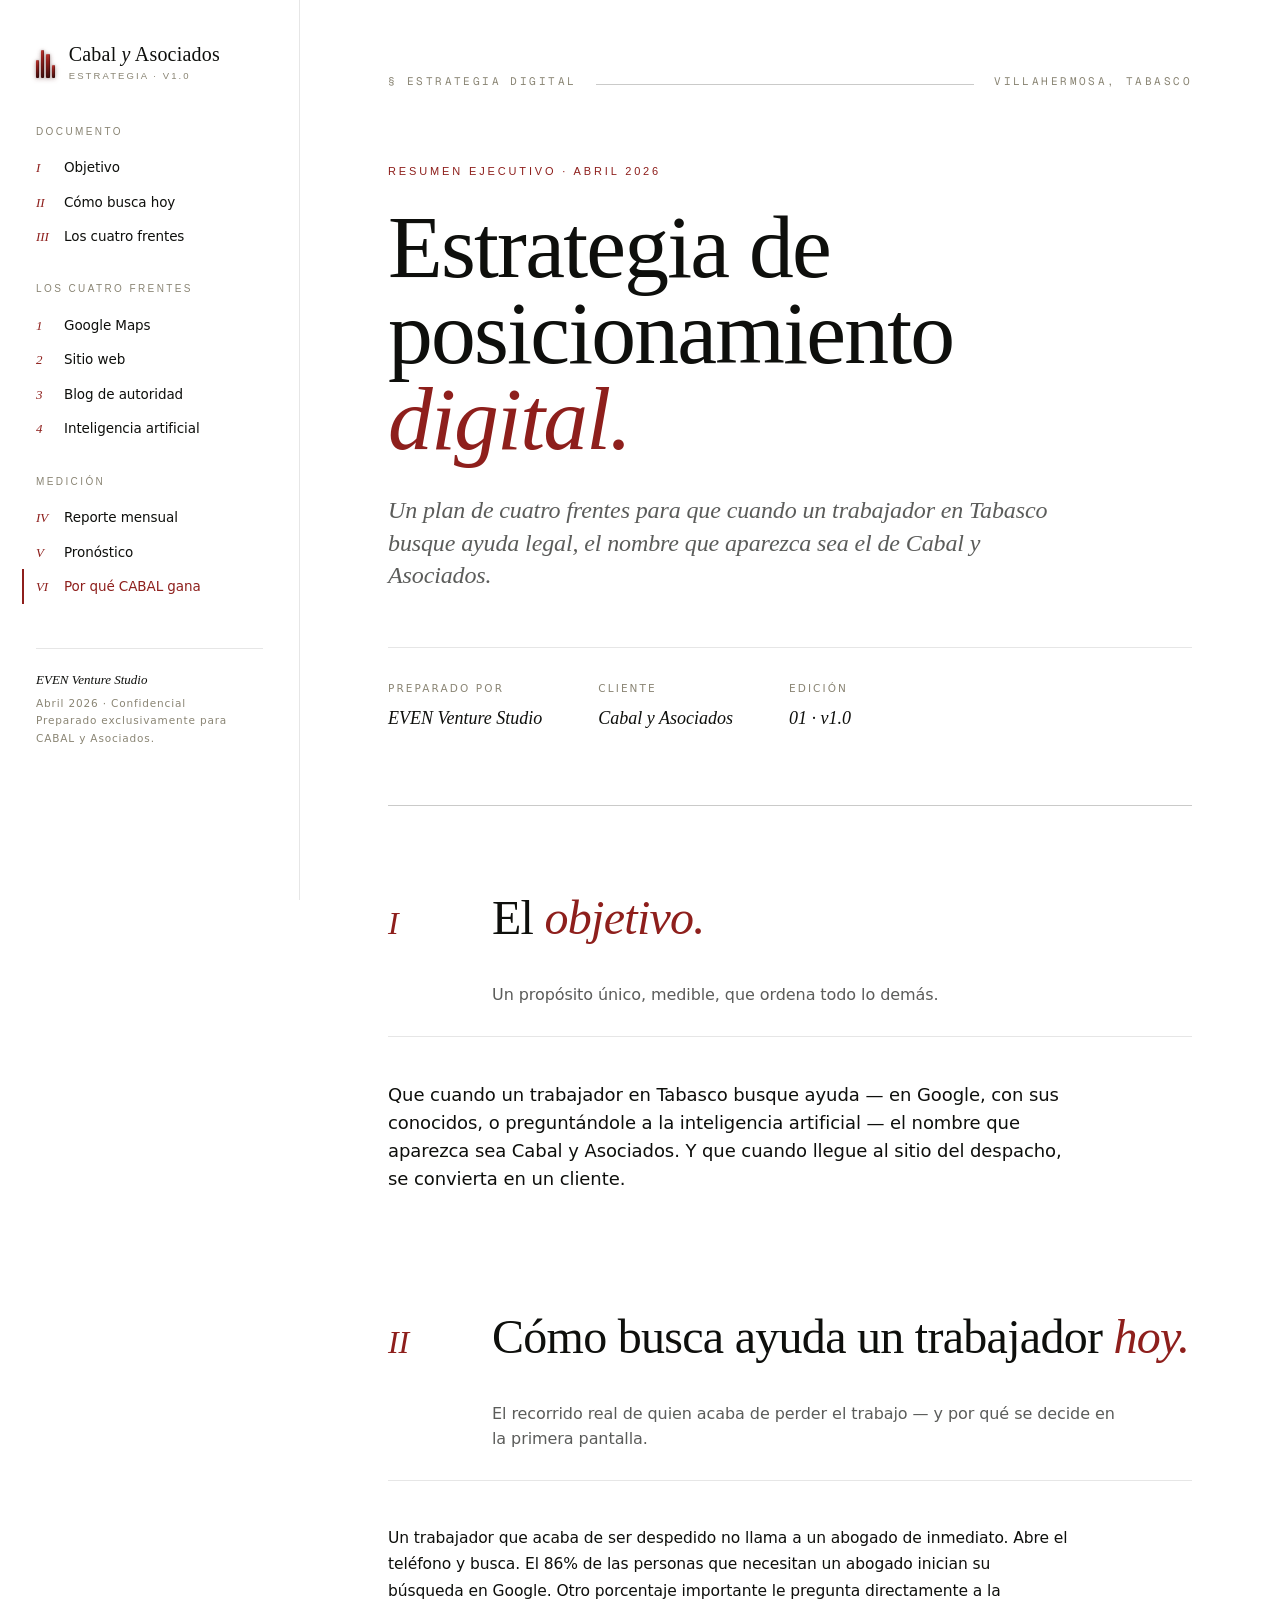
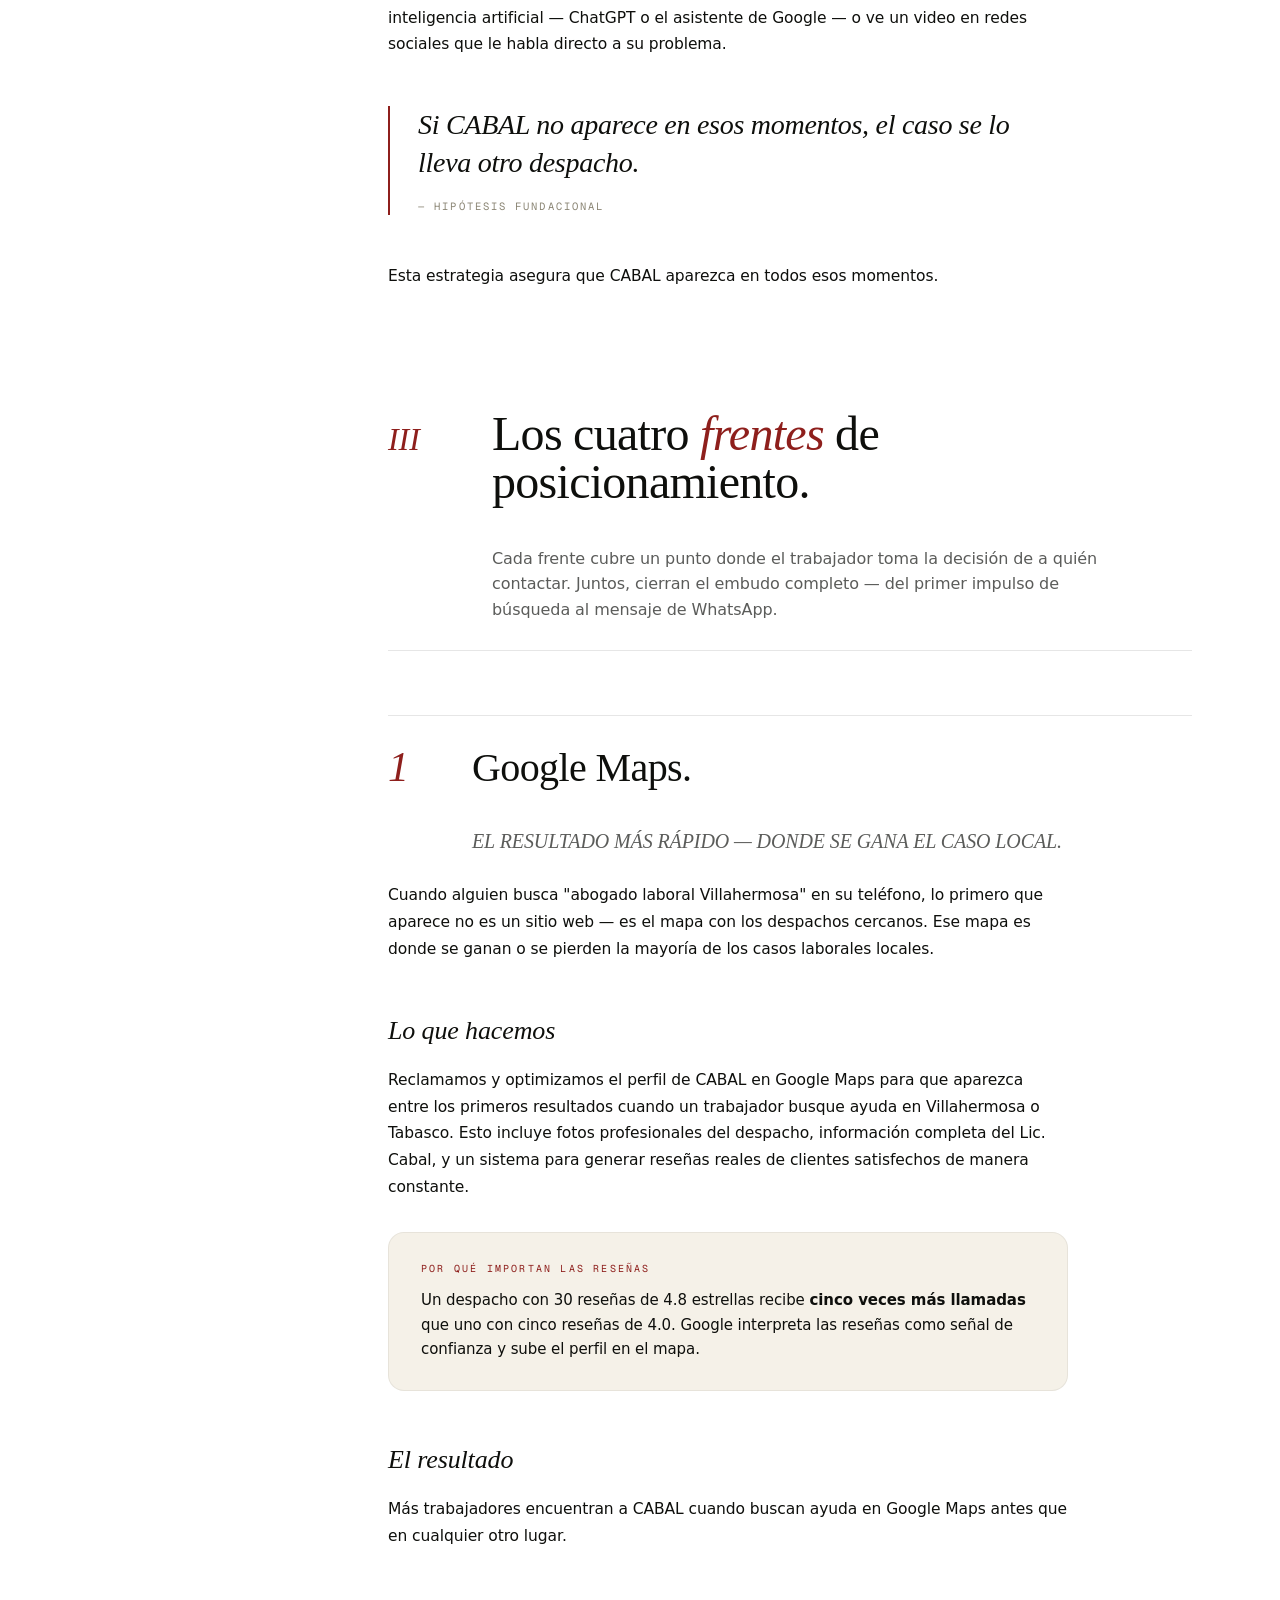
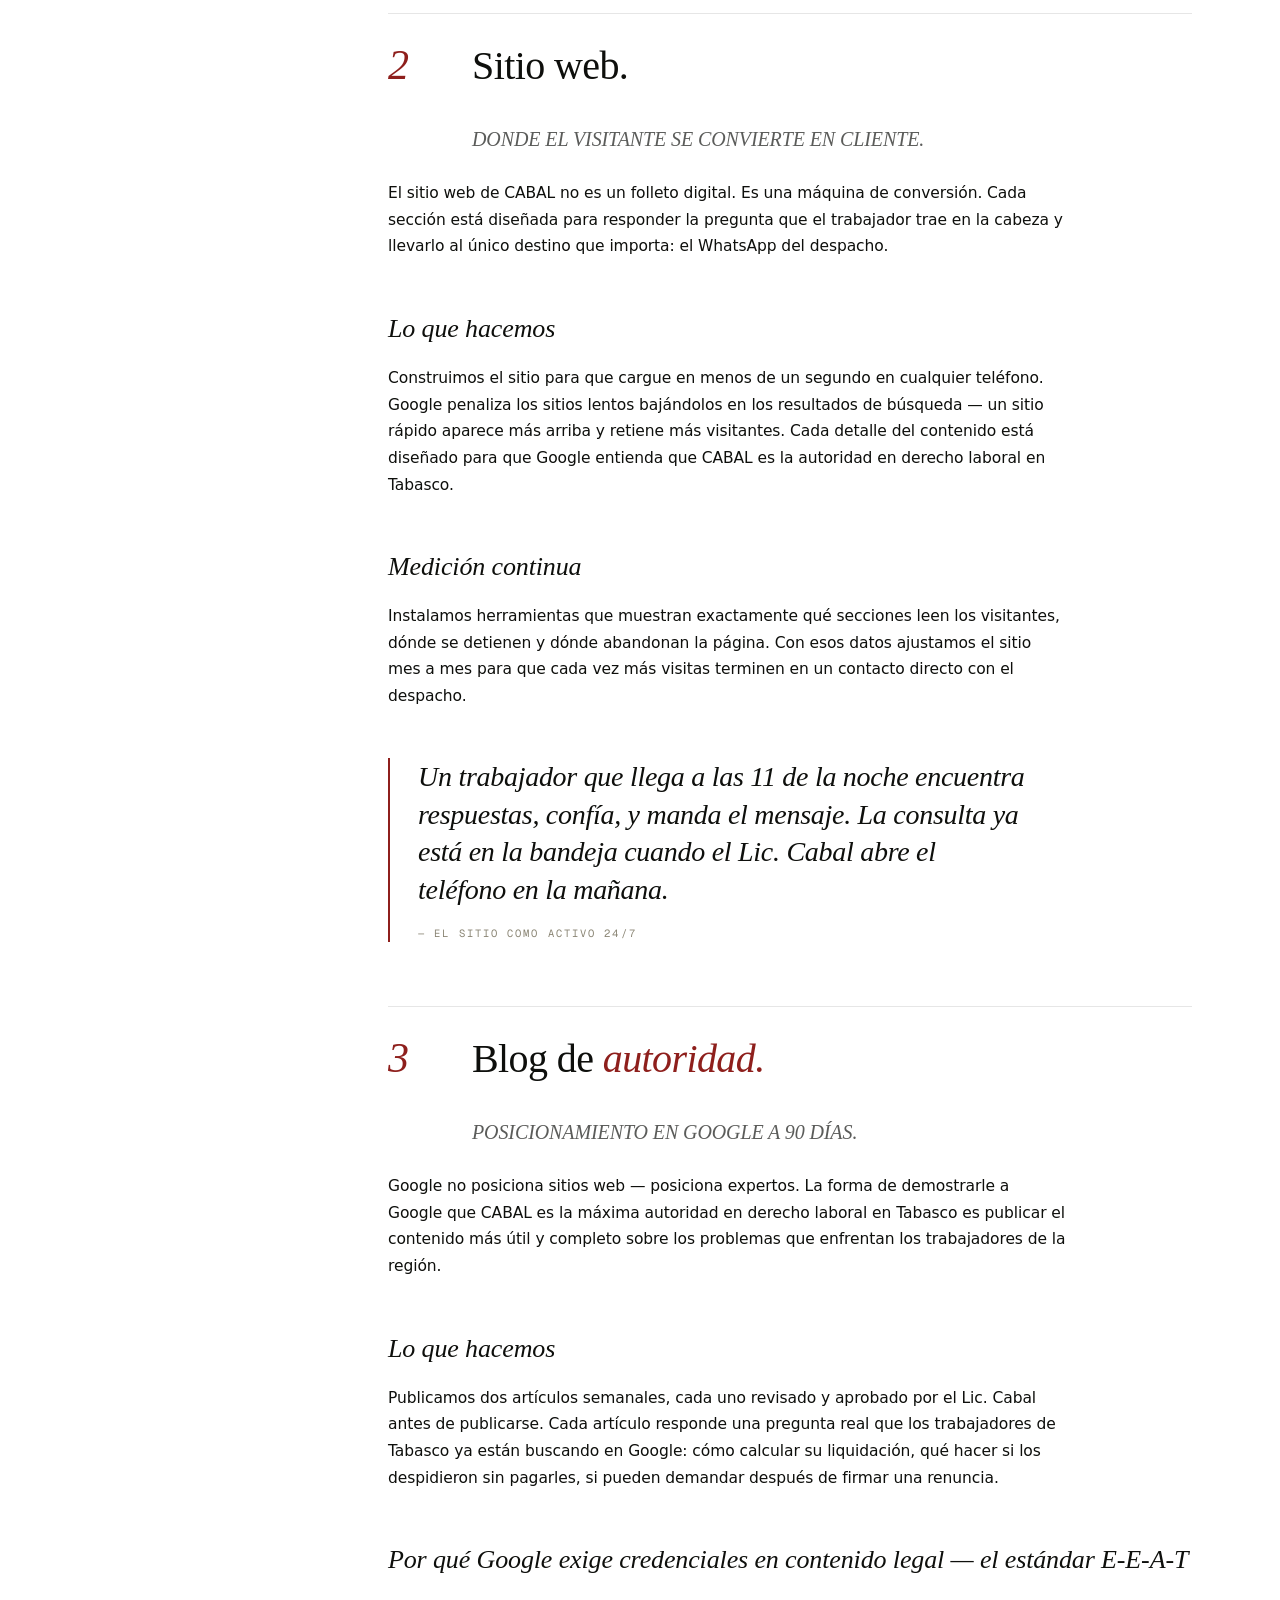
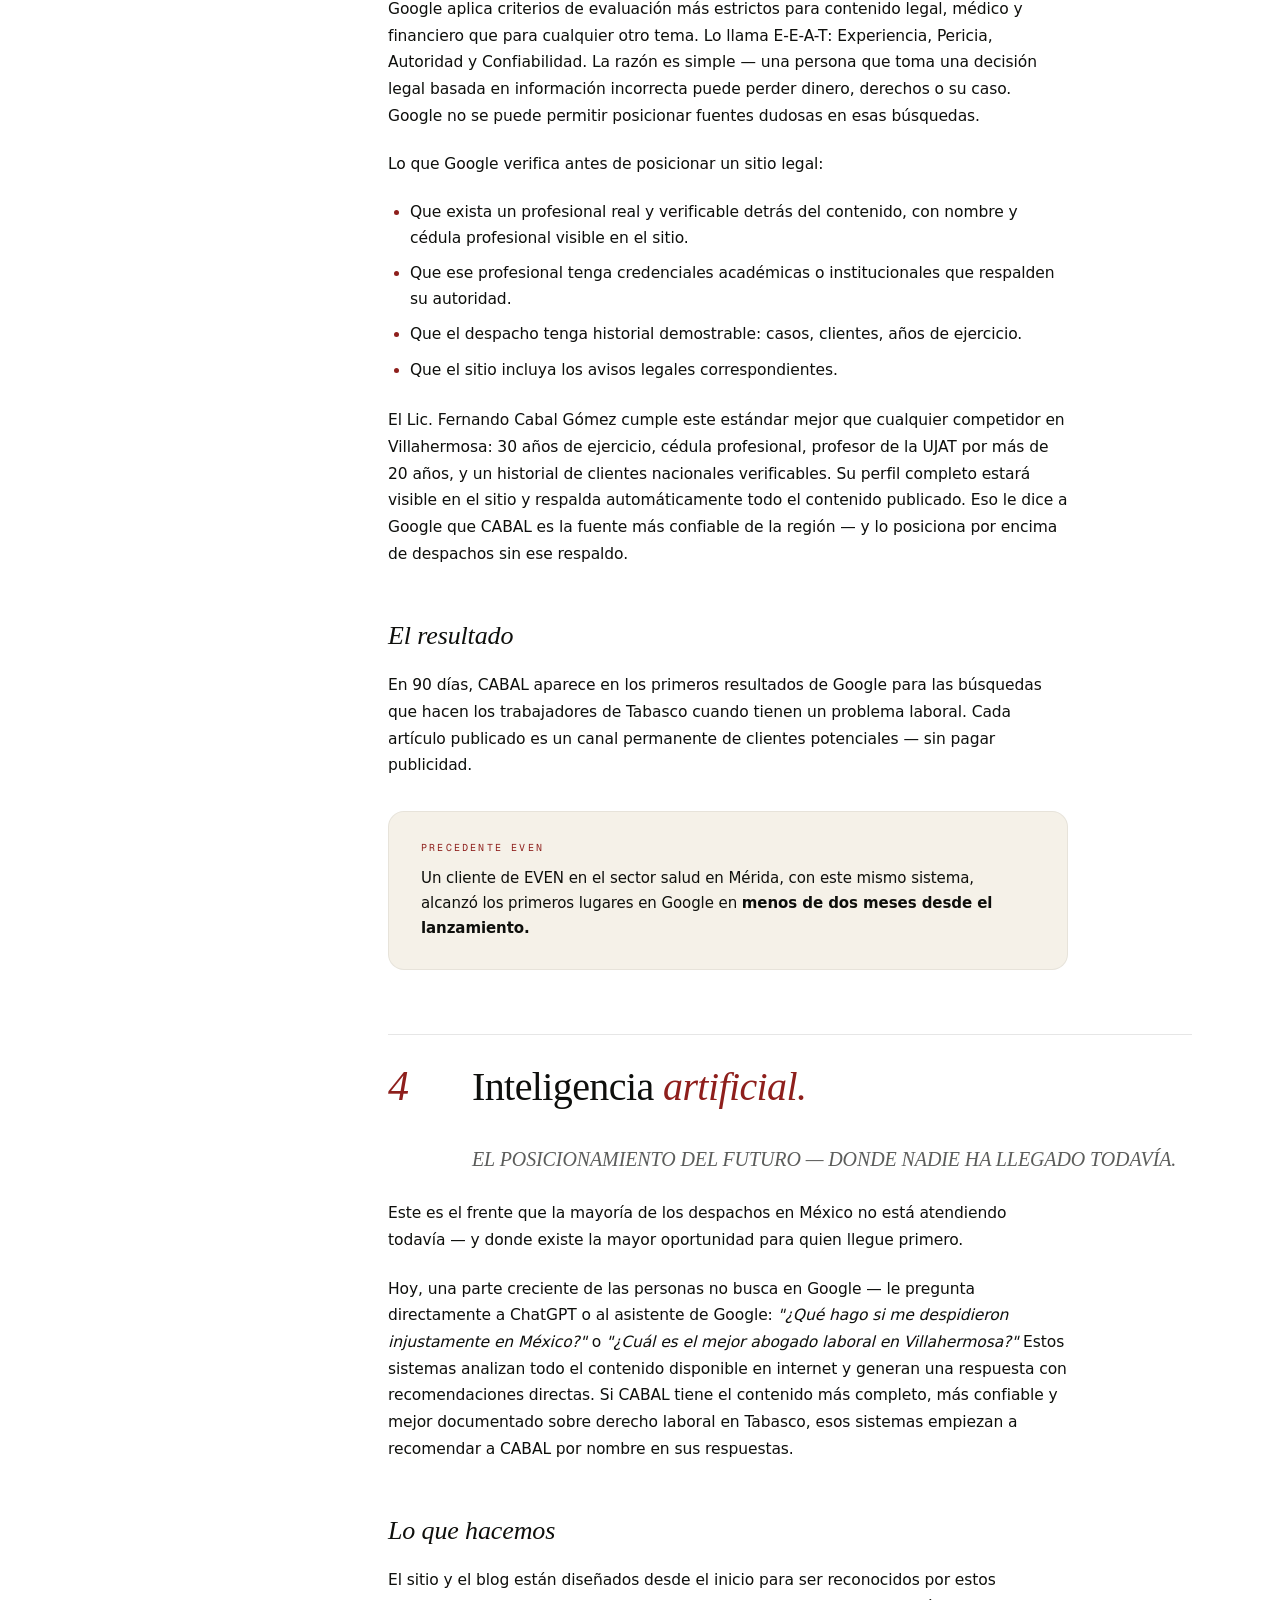
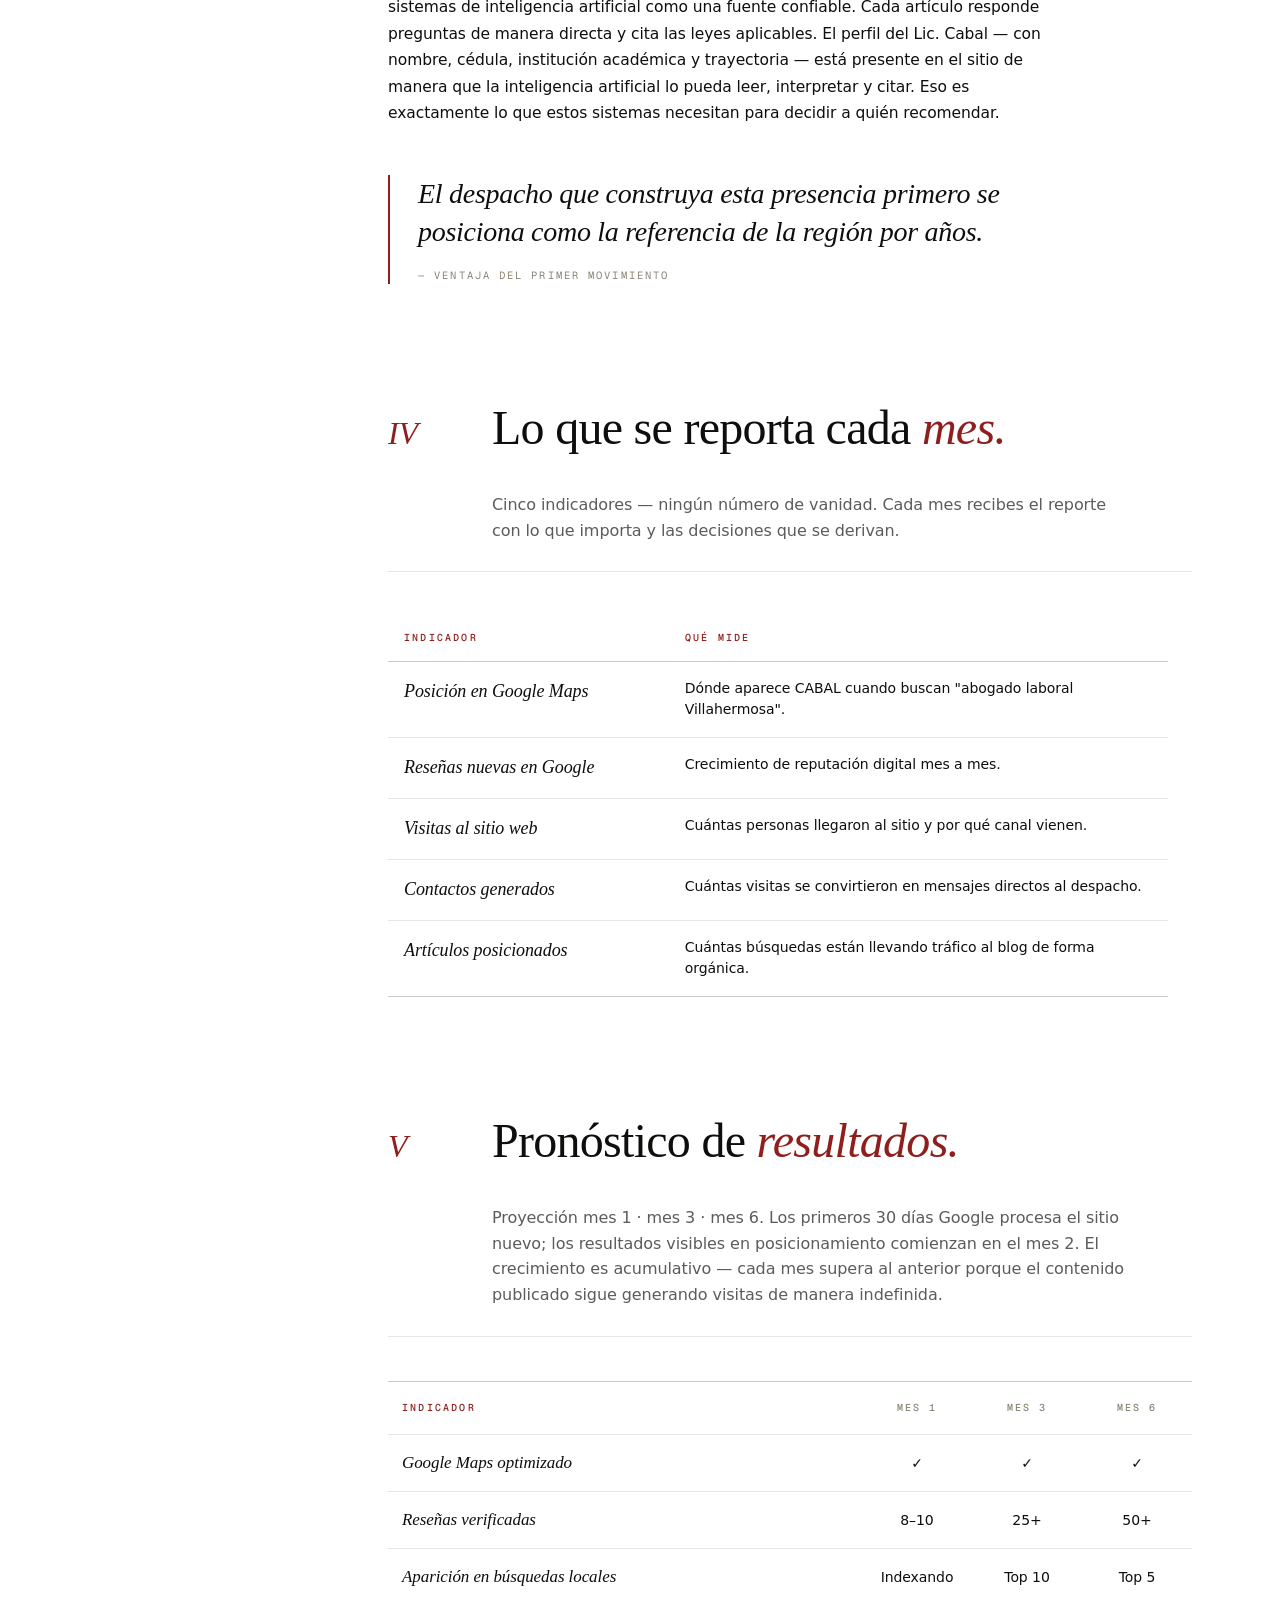
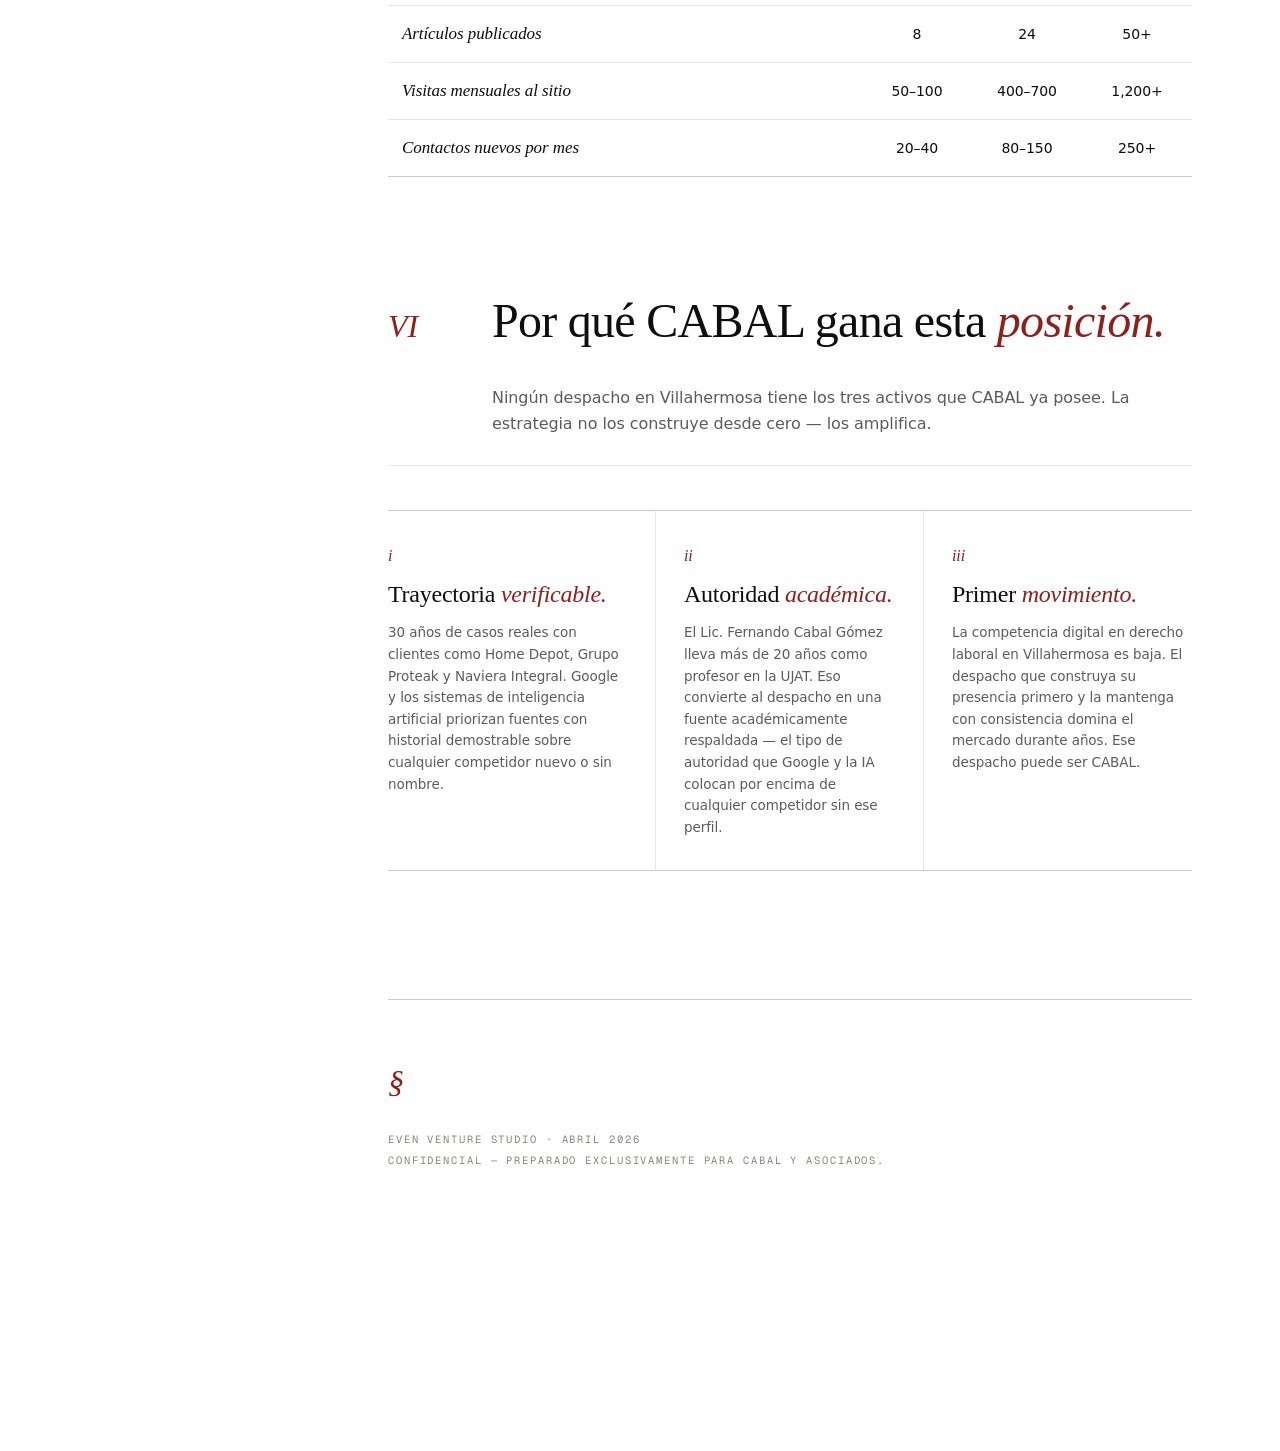
<file: Estrategia.html>
<!DOCTYPE html>
<html lang="es">
<head>
<meta charset="utf-8">
<title>Cabal y Asociados — Estrategia de Posicionamiento Digital</title>
<meta name="viewport" content="width=device-width, initial-scale=1, maximum-scale=5">
<link rel="stylesheet" href="brand.css">
<link rel="preconnect" href="https://fonts.googleapis.com">
<link rel="preconnect" href="https://fonts.gstatic.com" crossorigin>
<link href="https://fonts.googleapis.com/css2?family=Geist+Mono:wght@400;500&display=swap" rel="stylesheet">
<style>
  :root {
    --st-nav-w: 300px;
    --st-content-max: 880px;
    --st-gutter: 88px;
  }

  * { box-sizing: border-box; }
  html, body { margin: 0; padding: 0; }
  body {
    font-family: 'Geist', -apple-system, system-ui, sans-serif;
    background: var(--paper);
    color: var(--ink);
    font-size: 15.5px;
    line-height: 1.65;
    letter-spacing: -0.005em;
    -webkit-font-smoothing: antialiased;
  }

  /* ─── Layout ─── */
  .layout {
    display: grid;
    grid-template-columns: var(--st-nav-w) 1fr;
    min-height: 100vh;
  }

  /* ─── Side nav ─── */
  nav.side {
    position: sticky;
    top: 0;
    align-self: start;
    height: 100vh;
    padding: 44px 36px 40px;
    border-right: 1px solid var(--border-default);
    overflow-y: auto;
    background: var(--paper);
  }
  nav.side .brand {
    display: flex;
    align-items: center;
    gap: 14px;
    margin-bottom: 40px;
    text-decoration: none;
    color: var(--ink);
  }
  nav.side .brand .monogram {
    --m-h: 28px; --m-w: 3.2px; --m-gap: 2px;
  }
  nav.side .brand-name {
    font-family: 'Instrument Serif', serif;
    font-size: 20px;
    line-height: 1;
    letter-spacing: 0.01em;
  }
  nav.side .brand-name em { font-style: italic; }
  nav.side .brand-sub {
    font-family: 'Geist', sans-serif;
    font-size: 9.5px;
    letter-spacing: 0.22em;
    text-transform: uppercase;
    color: var(--stone-2);
    margin-top: 4px;
  }
  nav.side .group-title {
    font-family: 'Geist', sans-serif;
    font-size: 10px;
    letter-spacing: 0.24em;
    text-transform: uppercase;
    color: var(--stone-2);
    margin: 28px 0 10px;
    font-weight: 500;
  }
  nav.side .group-title:first-of-type { margin-top: 0; }
  nav.side ul {
    list-style: none;
    padding: 0;
    margin: 0;
  }
  nav.side li a {
    display: flex;
    align-items: baseline;
    gap: 10px;
    padding: 6px 0 6px 12px;
    color: var(--text-primary);
    text-decoration: none;
    font-size: 13.5px;
    font-weight: 400;
    border-left: 2px solid transparent;
    margin-left: -14px;
    transition: color var(--t-micro) var(--ease-in-out),
                border-color var(--t-micro) var(--ease-in-out);
  }
  nav.side li a .n {
    font-family: 'Instrument Serif', serif;
    font-style: italic;
    font-size: 13px;
    color: var(--claret);
    min-width: 18px;
  }
  nav.side li a:hover {
    color: var(--claret);
    border-left-color: var(--claret);
  }
  nav.side li a.active {
    color: var(--claret);
    border-left-color: var(--claret);
    font-weight: 500;
  }
  nav.side .foot {
    margin-top: 44px;
    padding-top: 20px;
    border-top: 1px solid var(--rule);
    font-size: 10.5px;
    color: var(--stone-2);
    letter-spacing: 0.08em;
    line-height: 1.7;
  }
  nav.side .foot b {
    display: block;
    font-family: 'Instrument Serif', serif;
    font-style: italic;
    color: var(--ink);
    font-size: 13px;
    letter-spacing: 0;
    font-weight: 400;
    margin-bottom: 4px;
  }

  /* ─── Main ─── */
  main {
    padding: 72px var(--st-gutter) 160px;
    max-width: calc(var(--st-content-max) + var(--st-gutter) * 2);
  }
  main > section {
    margin-bottom: 120px;
    scroll-margin-top: 40px;
  }

  /* ─── Cover ─── */
  .cover {
    padding-bottom: 72px;
    border-bottom: 1px solid var(--rule-strong);
    margin-bottom: 88px;
  }
  .cover .cov-top {
    display: flex;
    align-items: baseline;
    gap: 20px;
    margin-bottom: 72px;
    font-family: 'Geist Mono', ui-monospace, monospace;
    font-size: 11px;
    letter-spacing: 0.22em;
    text-transform: uppercase;
    color: var(--stone-2);
  }
  .cover .cov-top .r { flex: 1; height: 1px; background: var(--rule-strong); }
  .cover .kicker {
    font-family: 'Geist', sans-serif;
    font-size: 11px;
    letter-spacing: 0.26em;
    text-transform: uppercase;
    color: var(--claret);
    margin-bottom: 24px;
  }
  .cover h1 {
    font-family: 'Instrument Serif', serif;
    font-weight: 400;
    font-size: clamp(56px, 7vw, 96px);
    line-height: 0.96;
    letter-spacing: -0.02em;
    margin: 0 0 32px;
  }
  .cover h1 em { font-style: italic; color: var(--claret); }
  .cover .lede {
    font-family: 'Instrument Serif', serif;
    font-style: italic;
    font-size: 24px;
    line-height: 1.35;
    max-width: 680px;
    color: var(--text-secondary);
    letter-spacing: -0.005em;
    margin: 0 0 56px;
  }
  .cover .meta-row {
    display: flex;
    gap: 56px;
    padding-top: 32px;
    border-top: 1px solid var(--rule);
  }
  .cover .meta-row > div {
    font-size: 10.5px;
    letter-spacing: 0.2em;
    text-transform: uppercase;
    color: var(--stone-2);
  }
  .cover .meta-row b {
    display: block;
    font-family: 'Instrument Serif', serif;
    font-style: italic;
    font-size: 18px;
    letter-spacing: 0;
    text-transform: none;
    color: var(--ink);
    font-weight: 400;
    margin-top: 6px;
  }

  /* ─── Section header ─── */
  .sec-head {
    display: grid;
    grid-template-columns: 80px 1fr;
    gap: 24px;
    align-items: baseline;
    padding-bottom: 28px;
    border-bottom: 1px solid var(--rule);
    margin-bottom: 44px;
  }
  .sec-head .num {
    font-family: 'Instrument Serif', serif;
    font-style: italic;
    font-size: 32px;
    color: var(--claret);
    line-height: 1;
  }
  .sec-head h2 {
    margin: 0;
    font-family: 'Instrument Serif', serif;
    font-weight: 400;
    font-size: 48px;
    line-height: 1;
    letter-spacing: -0.015em;
  }
  .sec-head h2 em { font-style: italic; color: var(--claret); }
  .sec-head .desc {
    grid-column: 2;
    margin-top: 16px;
    font-size: 16px;
    line-height: 1.6;
    color: var(--text-secondary);
    max-width: 640px;
  }

  /* ─── Prose ─── */
  .prose {
    max-width: 680px;
  }
  .prose p {
    margin: 0 0 22px;
    font-size: 15.5px;
    line-height: 1.72;
    color: var(--text-primary);
  }
  .prose p.lead {
    font-size: 18px;
    line-height: 1.55;
    color: var(--text-primary);
    font-weight: 400;
  }
  .prose strong {
    font-weight: 500;
    color: var(--ink);
  }
  .prose ul {
    margin: 0 0 24px;
    padding-left: 22px;
  }
  .prose ul li {
    margin-bottom: 10px;
    line-height: 1.65;
    color: var(--text-primary);
  }
  .prose ul li::marker { color: var(--claret); }

  /* ─── Subsection (Lo que hacemos / Resultado / etc) ─── */
  h3.sub-h {
    font-family: 'Instrument Serif', serif;
    font-weight: 400;
    font-style: italic;
    font-size: 26px;
    margin: 48px 0 14px;
    letter-spacing: -0.005em;
    color: var(--ink);
  }
  h3.sub-h + p {
    margin-top: 0;
  }

  /* ─── Pull quote / big claim ─── */
  .pull {
    margin: 48px 0;
    padding: 0 0 0 28px;
    border-left: 2px solid var(--claret);
    max-width: 640px;
  }
  .pull q,
  .pull .q {
    display: block;
    font-family: 'Instrument Serif', serif;
    font-style: italic;
    font-size: 28px;
    line-height: 1.35;
    letter-spacing: -0.01em;
    color: var(--ink);
    quotes: none;
  }
  .pull q::before, .pull q::after { content: ''; }
  .pull .cite {
    display: block;
    margin-top: 16px;
    font-family: 'Geist Mono', ui-monospace, monospace;
    font-size: 10.5px;
    letter-spacing: 0.2em;
    text-transform: uppercase;
    color: var(--stone-2);
  }

  /* ─── Callout box ─── */
  .callout {
    margin: 32px 0;
    padding: 28px 32px;
    background: var(--paper-2);
    border-radius: var(--r-lg);
    border: 1px solid var(--border-subtle);
    max-width: 680px;
  }
  .callout .tag {
    font-family: 'Geist Mono', ui-monospace, monospace;
    font-size: 10px;
    letter-spacing: 0.22em;
    text-transform: uppercase;
    color: var(--claret);
    margin-bottom: 10px;
  }
  .callout p {
    margin: 0;
    font-size: 15px;
    line-height: 1.65;
    color: var(--text-primary);
  }
  .callout p + p { margin-top: 12px; }

  /* ─── Data table ─── */
  .data-table {
    width: 100%;
    max-width: 780px;
    border-collapse: collapse;
    margin: 32px 0;
    font-size: 14px;
  }
  .data-table thead th {
    text-align: left;
    padding: 14px 16px;
    font-family: 'Geist Mono', ui-monospace, monospace;
    font-size: 10px;
    letter-spacing: 0.22em;
    text-transform: uppercase;
    color: var(--claret);
    font-weight: 500;
    border-bottom: 1px solid var(--rule-strong);
  }
  .data-table tbody td {
    padding: 16px 16px;
    border-bottom: 1px solid var(--rule);
    vertical-align: top;
    color: var(--text-primary);
    line-height: 1.55;
  }
  .data-table tbody tr:last-child td { border-bottom: 1px solid var(--rule-strong); }
  .data-table tbody td:first-child {
    font-family: 'Instrument Serif', serif;
    font-style: italic;
    font-size: 18px;
    color: var(--ink);
    width: 36%;
    letter-spacing: -0.005em;
  }

  /* ─── Forecast grid (narrow cols) ─── */
  .forecast {
    margin: 32px 0;
    max-width: 880px;
    border-top: 1px solid var(--rule-strong);
    border-bottom: 1px solid var(--rule-strong);
  }
  .forecast table {
    width: 100%;
    border-collapse: collapse;
    font-size: 14px;
  }
  .forecast thead th {
    text-align: left;
    padding: 18px 14px;
    font-family: 'Geist Mono', ui-monospace, monospace;
    font-size: 10px;
    letter-spacing: 0.22em;
    text-transform: uppercase;
    color: var(--stone-2);
    font-weight: 500;
    border-bottom: 1px solid var(--rule);
  }
  .forecast thead th:first-child { color: var(--claret); }
  .forecast thead th:not(:first-child) { text-align: center; width: 110px; }
  .forecast tbody td {
    padding: 14px 14px;
    border-bottom: 1px solid var(--rule);
    color: var(--text-primary);
  }
  .forecast tbody td:first-child {
    font-family: 'Instrument Serif', serif;
    font-style: italic;
    font-size: 17px;
    color: var(--ink);
    letter-spacing: -0.005em;
  }
  .forecast tbody td:not(:first-child) {
    text-align: center;
    font-variant-numeric: tabular-nums;
    font-weight: 500;
  }
  .forecast tbody tr:last-child td { border-bottom: none; }

  /* ─── Frente (Pillar) header ─── */
  .frente-head {
    display: grid;
    grid-template-columns: 60px 1fr;
    gap: 24px;
    align-items: baseline;
    margin: 64px 0 24px;
    padding-top: 32px;
    border-top: 1px solid var(--rule);
  }
  .frente-head .num {
    font-family: 'Instrument Serif', serif;
    font-style: italic;
    font-size: 42px;
    color: var(--claret);
    line-height: 0.9;
  }
  .frente-head h3 {
    margin: 0;
    font-family: 'Instrument Serif', serif;
    font-weight: 400;
    font-size: 40px;
    line-height: 1.02;
    letter-spacing: -0.015em;
    color: var(--ink);
  }
  .frente-head h3 em { font-style: italic; color: var(--claret); }
  .frente-head .sub {
    grid-column: 2;
    margin-top: 12px;
    font-family: 'Instrument Serif', serif;
    font-style: italic;
    font-size: 20px;
    color: var(--text-secondary);
    letter-spacing: -0.005em;
  }

  /* ─── Advantage grid (3 pillars for CABAL) ─── */
  .adv-grid {
    display: grid;
    grid-template-columns: repeat(3, 1fr);
    gap: 0;
    margin: 32px 0;
    border-top: 1px solid var(--rule-strong);
    border-bottom: 1px solid var(--rule-strong);
  }
  .adv-grid > div {
    padding: 32px 28px 32px 0;
    border-right: 1px solid var(--rule);
  }
  .adv-grid > div:last-child { border-right: none; padding-right: 0; }
  .adv-grid > div:not(:first-child) { padding-left: 28px; }
  .adv-grid .num {
    font-family: 'Instrument Serif', serif;
    font-style: italic;
    font-size: 16px;
    color: var(--claret);
    margin-bottom: 12px;
  }
  .adv-grid .ttl {
    font-family: 'Instrument Serif', serif;
    font-size: 24px;
    line-height: 1.15;
    letter-spacing: -0.01em;
    margin-bottom: 14px;
  }
  .adv-grid .ttl em { font-style: italic; color: var(--claret); }
  .adv-grid p {
    margin: 0;
    font-size: 13.5px;
    line-height: 1.6;
    color: var(--text-secondary);
  }

  /* ─── Closing ─── */
  .closing {
    margin-top: 128px;
    padding-top: 56px;
    border-top: 1px solid var(--rule-strong);
  }
  .closing .end-mark {
    font-family: 'Instrument Serif', serif;
    font-style: italic;
    font-size: 32px;
    color: var(--claret);
    margin-bottom: 20px;
  }
  .closing .colofon {
    font-family: 'Geist Mono', ui-monospace, monospace;
    font-size: 10.5px;
    letter-spacing: 0.18em;
    text-transform: uppercase;
    color: var(--stone-2);
    line-height: 2;
  }

  /* ─── Mobile nav toggle ─── */
  .mobile-nav-toggle {
    display: none;
    position: fixed;
    top: 16px;
    right: 16px;
    z-index: 100;
    width: 44px;
    height: 44px;
    border-radius: 50%;
    background: var(--paper);
    border: 1px solid var(--border-strong);
    align-items: center;
    justify-content: center;
    cursor: pointer;
    box-shadow: 0 2px 8px rgba(14,15,12,0.08);
  }
  .mobile-nav-toggle span {
    display: block;
    width: 18px;
    height: 1.5px;
    background: var(--ink);
    position: relative;
  }
  .mobile-nav-toggle span::before,
  .mobile-nav-toggle span::after {
    content: '';
    position: absolute;
    left: 0;
    width: 18px;
    height: 1.5px;
    background: var(--ink);
  }
  .mobile-nav-toggle span::before { top: -6px; }
  .mobile-nav-toggle span::after { top: 6px; }
  .nav-backdrop {
    position: fixed;
    inset: 0;
    background: rgba(14,15,12,0.32);
    z-index: 85;
    opacity: 0;
    pointer-events: none;
    transition: opacity 300ms var(--ease-out);
    display: none;
  }

  /* ═══ RESPONSIVE ═══ */
  @media (max-width: 900px) {
    :root { --st-gutter: 24px; }
    body { font-size: 16px; }
    .layout { grid-template-columns: 1fr; }

    .mobile-nav-toggle { display: flex; }
    .nav-backdrop { display: block; }
    .nav-backdrop.show { opacity: 1; pointer-events: auto; }

    nav.side {
      position: fixed;
      top: 0;
      left: 0;
      width: 300px;
      max-width: 85vw;
      height: 100vh;
      z-index: 90;
      transform: translateX(-100%);
      transition: transform 300ms var(--ease-out);
      padding: 28px 28px 40px;
    }
    nav.side.open {
      transform: translateX(0);
      box-shadow: 12px 0 48px rgba(14,15,12,0.18);
    }

    main { padding: 32px 24px 100px; }
    main > section { margin-bottom: 80px; }

    .cover { padding-bottom: 48px; margin-bottom: 56px; }
    .cover .cov-top { margin-bottom: 40px; font-size: 10px; gap: 12px; }
    .cover h1 { font-size: 44px; }
    .cover .lede { font-size: 20px; margin-bottom: 36px; }
    .cover .meta-row { flex-direction: column; gap: 20px; padding-top: 24px; }

    .sec-head {
      grid-template-columns: 1fr;
      gap: 8px;
      padding-bottom: 20px;
      margin-bottom: 32px;
    }
    .sec-head .num { font-size: 22px; margin-bottom: 4px; }
    .sec-head h2 { font-size: 32px; }
    .sec-head .desc { grid-column: 1; margin-top: 12px; font-size: 15px; }

    .frente-head {
      grid-template-columns: 1fr;
      gap: 8px;
      margin: 48px 0 20px;
    }
    .frente-head .num { font-size: 32px; margin-bottom: 4px; }
    .frente-head h3 { font-size: 28px; }
    .frente-head .sub { grid-column: 1; font-size: 17px; margin-top: 10px; }

    .prose p { font-size: 16px; line-height: 1.7; }
    .prose p.lead { font-size: 17px; }
    h3.sub-h { font-size: 22px; margin: 36px 0 12px; }

    .pull { padding-left: 20px; margin: 36px 0; }
    .pull q, .pull .q { font-size: 22px; }
    .callout { padding: 22px 24px; }

    .data-table, .forecast {
      display: block;
      overflow-x: auto;
      -webkit-overflow-scrolling: touch;
      margin-left: -24px;
      margin-right: -24px;
      padding: 0 24px;
    }
    .data-table thead th, .forecast thead th { font-size: 9.5px; }
    .data-table tbody td, .forecast tbody td { font-size: 13px; padding: 12px 10px; }
    .data-table tbody td:first-child, .forecast tbody td:first-child { font-size: 15px; }

    .adv-grid { grid-template-columns: 1fr; }
    .adv-grid > div {
      border-right: none;
      border-bottom: 1px solid var(--rule);
      padding: 24px 0 !important;
    }
    .adv-grid > div:last-child { border-bottom: none; }
    .adv-grid .ttl { font-size: 22px; }
  }

  @media (max-width: 480px) {
    .cover h1 { font-size: 36px; }
    .cover .lede { font-size: 18px; }
    .sec-head h2 { font-size: 26px; }
    .frente-head h3 { font-size: 24px; }
  }
</style>
</head>
<body>

<button class="mobile-nav-toggle" id="nav-toggle" aria-label="Abrir navegación">
  <span></span>
</button>
<div class="nav-backdrop" id="nav-backdrop"></div>

<div class="layout">

<!-- ══════════ SIDE NAV ══════════ -->
<nav class="side" id="side-nav">
  <a class="brand" href="#top">
    <div class="monogram"><i></i><i></i><i></i><i></i></div>
    <div>
      <div class="brand-name">Cabal <em>y</em> Asociados</div>
      <div class="brand-sub">Estrategia · v1.0</div>
    </div>
  </a>

  <div class="group-title">Documento</div>
  <ul>
    <li><a href="#objetivo"><span class="n">I</span>Objetivo</a></li>
    <li><a href="#busqueda"><span class="n">II</span>Cómo busca hoy</a></li>
    <li><a href="#frentes"><span class="n">III</span>Los cuatro frentes</a></li>
  </ul>

  <div class="group-title">Los cuatro frentes</div>
  <ul>
    <li><a href="#frente-1"><span class="n">1</span>Google Maps</a></li>
    <li><a href="#frente-2"><span class="n">2</span>Sitio web</a></li>
    <li><a href="#frente-3"><span class="n">3</span>Blog de autoridad</a></li>
    <li><a href="#frente-4"><span class="n">4</span>Inteligencia artificial</a></li>
  </ul>

  <div class="group-title">Medición</div>
  <ul>
    <li><a href="#reporte"><span class="n">IV</span>Reporte mensual</a></li>
    <li><a href="#pronostico"><span class="n">V</span>Pronóstico</a></li>
    <li><a href="#ventaja"><span class="n">VI</span>Por qué CABAL gana</a></li>
  </ul>

  <div class="foot">
    <b>EVEN Venture Studio</b>
    Abril 2026 · Confidencial<br>
    Preparado exclusivamente para<br>
    CABAL y Asociados.
  </div>
</nav>

<!-- ══════════ MAIN ══════════ -->
<main id="top">

  <!-- ─────────── COVER ─────────── -->
  <section class="cover">
    <div class="cov-top">
      <span>§ Estrategia digital</span>
      <span class="r"></span>
      <span>Villahermosa, Tabasco</span>
    </div>
    <div class="kicker">Resumen ejecutivo · Abril 2026</div>
    <h1>Estrategia de<br>posicionamiento <em>digital.</em></h1>
    <div class="lede">
      Un plan de cuatro frentes para que cuando un trabajador en Tabasco
      busque ayuda legal, el nombre que aparezca sea el de Cabal y Asociados.
    </div>
    <div class="meta-row">
      <div>Preparado por<b>EVEN Venture Studio</b></div>
      <div>Cliente<b>Cabal y Asociados</b></div>
      <div>Edición<b>01 · v1.0</b></div>
    </div>
  </section>

  <!-- ─────────── I. OBJETIVO ─────────── -->
  <section id="objetivo">
    <div class="sec-head">
      <div class="num">I</div>
      <h2>El <em>objetivo.</em></h2>
      <div class="desc">Un propósito único, medible, que ordena todo lo demás.</div>
    </div>

    <div class="prose">
      <p class="lead">
        Que cuando un trabajador en Tabasco busque ayuda — en Google,
        con sus conocidos, o preguntándole a la inteligencia artificial —
        el nombre que aparezca sea <strong>Cabal y Asociados</strong>. Y que cuando llegue
        al sitio del despacho, se convierta en un cliente.
      </p>
    </div>
  </section>

  <!-- ─────────── II. CÓMO BUSCA HOY ─────────── -->
  <section id="busqueda">
    <div class="sec-head">
      <div class="num">II</div>
      <h2>Cómo busca ayuda un trabajador <em>hoy.</em></h2>
      <div class="desc">El recorrido real de quien acaba de perder el trabajo — y por qué se decide en la primera pantalla.</div>
    </div>

    <div class="prose">
      <p>
        Un trabajador que acaba de ser despedido no llama a un abogado de inmediato.
        Abre el teléfono y busca. El <strong>86% de las personas que necesitan un abogado
        inician su búsqueda en Google</strong>. Otro porcentaje importante le pregunta
        directamente a la inteligencia artificial — ChatGPT o el asistente de Google —
        o ve un video en redes sociales que le habla directo a su problema.
      </p>

      <div class="pull">
        <q>Si CABAL no aparece en esos momentos, el caso se lo lleva otro despacho.</q>
        <span class="cite">— Hipótesis fundacional</span>
      </div>

      <p>Esta estrategia asegura que CABAL aparezca en todos esos momentos.</p>
    </div>
  </section>

  <!-- ─────────── III. LOS CUATRO FRENTES ─────────── -->
  <section id="frentes">
    <div class="sec-head">
      <div class="num">III</div>
      <h2>Los cuatro <em>frentes</em> de posicionamiento.</h2>
      <div class="desc">
        Cada frente cubre un punto donde el trabajador toma la decisión de a quién contactar.
        Juntos, cierran el embudo completo — del primer impulso de búsqueda al mensaje de WhatsApp.
      </div>
    </div>

    <!-- ══ FRENTE 1 ══ -->
    <div class="frente-head" id="frente-1">
      <div class="num">1</div>
      <h3>Google Maps.</h3>
      <div class="sub">El resultado más rápido — donde se gana el caso local.</div>
    </div>

    <div class="prose">
      <p>
        Cuando alguien busca "abogado laboral Villahermosa" en su teléfono, lo primero
        que aparece no es un sitio web — es el mapa con los despachos cercanos. <strong>Ese
        mapa es donde se ganan o se pierden la mayoría de los casos laborales locales.</strong>
      </p>
    </div>

    <h3 class="sub-h">Lo que hacemos</h3>
    <div class="prose">
      <p>
        Reclamamos y optimizamos el perfil de CABAL en Google Maps para que aparezca
        entre los primeros resultados cuando un trabajador busque ayuda en Villahermosa
        o Tabasco. Esto incluye fotos profesionales del despacho, información completa
        del Lic. Cabal, y un sistema para generar reseñas reales de clientes satisfechos
        de manera constante.
      </p>
    </div>

    <div class="callout">
      <div class="tag">Por qué importan las reseñas</div>
      <p>
        Un despacho con 30 reseñas de 4.8 estrellas recibe <strong>cinco veces más llamadas</strong>
        que uno con cinco reseñas de 4.0. Google interpreta las reseñas como señal de
        confianza y sube el perfil en el mapa.
      </p>
    </div>

    <h3 class="sub-h">El resultado</h3>
    <div class="prose">
      <p>
        Más trabajadores encuentran a CABAL cuando buscan ayuda en Google Maps antes
        que en cualquier otro lugar.
      </p>
    </div>

    <!-- ══ FRENTE 2 ══ -->
    <div class="frente-head" id="frente-2">
      <div class="num">2</div>
      <h3>Sitio web.</h3>
      <div class="sub">Donde el visitante se convierte en cliente.</div>
    </div>

    <div class="prose">
      <p>
        El sitio web de CABAL <strong>no es un folleto digital</strong>. Es una máquina de conversión.
        Cada sección está diseñada para responder la pregunta que el trabajador trae
        en la cabeza y llevarlo al único destino que importa: el WhatsApp del despacho.
      </p>
    </div>

    <h3 class="sub-h">Lo que hacemos</h3>
    <div class="prose">
      <p>
        Construimos el sitio para que cargue en menos de un segundo en cualquier teléfono.
        Google penaliza los sitios lentos bajándolos en los resultados de búsqueda —
        un sitio rápido aparece más arriba y retiene más visitantes. Cada detalle del
        contenido está diseñado para que Google entienda que CABAL es la autoridad en
        derecho laboral en Tabasco.
      </p>
    </div>

    <h3 class="sub-h">Medición continua</h3>
    <div class="prose">
      <p>
        Instalamos herramientas que muestran exactamente qué secciones leen los visitantes,
        dónde se detienen y dónde abandonan la página. Con esos datos ajustamos el sitio
        mes a mes para que cada vez más visitas terminen en un contacto directo con el despacho.
      </p>
    </div>

    <div class="pull">
      <q>Un trabajador que llega a las 11 de la noche encuentra respuestas, confía, y manda el mensaje. La consulta ya está en la bandeja cuando el Lic. Cabal abre el teléfono en la mañana.</q>
      <span class="cite">— El sitio como activo 24/7</span>
    </div>

    <!-- ══ FRENTE 3 ══ -->
    <div class="frente-head" id="frente-3">
      <div class="num">3</div>
      <h3>Blog de <em>autoridad.</em></h3>
      <div class="sub">Posicionamiento en Google a 90 días.</div>
    </div>

    <div class="prose">
      <p>
        Google no posiciona sitios web — <strong>posiciona expertos.</strong> La forma de demostrarle
        a Google que CABAL es la máxima autoridad en derecho laboral en Tabasco es publicar
        el contenido más útil y completo sobre los problemas que enfrentan los trabajadores
        de la región.
      </p>
    </div>

    <h3 class="sub-h">Lo que hacemos</h3>
    <div class="prose">
      <p>
        Publicamos dos artículos semanales, cada uno revisado y aprobado por el Lic. Cabal
        antes de publicarse. Cada artículo responde una pregunta real que los trabajadores
        de Tabasco ya están buscando en Google: cómo calcular su liquidación, qué hacer si
        los despidieron sin pagarles, si pueden demandar después de firmar una renuncia.
      </p>
    </div>

    <h3 class="sub-h">Por qué Google exige credenciales en contenido legal — <em>el estándar E-E-A-T</em></h3>
    <div class="prose">
      <p>
        Google aplica criterios de evaluación más estrictos para contenido legal, médico
        y financiero que para cualquier otro tema. Lo llama <strong>E-E-A-T</strong>: Experiencia,
        Pericia, Autoridad y Confiabilidad. La razón es simple — una persona que toma una
        decisión legal basada en información incorrecta puede perder dinero, derechos o su
        caso. Google no se puede permitir posicionar fuentes dudosas en esas búsquedas.
      </p>
      <p>Lo que Google verifica antes de posicionar un sitio legal:</p>
      <ul>
        <li>Que exista un profesional real y verificable detrás del contenido, con nombre y cédula profesional visible en el sitio.</li>
        <li>Que ese profesional tenga credenciales académicas o institucionales que respalden su autoridad.</li>
        <li>Que el despacho tenga historial demostrable: casos, clientes, años de ejercicio.</li>
        <li>Que el sitio incluya los avisos legales correspondientes.</li>
      </ul>
      <p>
        El Lic. Fernando Cabal Gómez cumple este estándar <strong>mejor que cualquier competidor
        en Villahermosa</strong>: 30 años de ejercicio, cédula profesional, profesor de la UJAT por
        más de 20 años, y un historial de clientes nacionales verificables. Su perfil completo
        estará visible en el sitio y respalda automáticamente todo el contenido publicado.
        Eso le dice a Google que CABAL es la fuente más confiable de la región — y lo posiciona
        por encima de despachos sin ese respaldo.
      </p>
    </div>

    <h3 class="sub-h">El resultado</h3>
    <div class="prose">
      <p>
        En 90 días, CABAL aparece en los primeros resultados de Google para las búsquedas
        que hacen los trabajadores de Tabasco cuando tienen un problema laboral. Cada artículo
        publicado es un canal permanente de clientes potenciales — sin pagar publicidad.
      </p>
    </div>

    <div class="callout">
      <div class="tag">Precedente EVEN</div>
      <p>
        Un cliente de EVEN en el sector salud en Mérida, con este mismo sistema, alcanzó los
        primeros lugares en Google en <strong>menos de dos meses desde el lanzamiento.</strong>
      </p>
    </div>

    <!-- ══ FRENTE 4 ══ -->
    <div class="frente-head" id="frente-4">
      <div class="num">4</div>
      <h3>Inteligencia <em>artificial.</em></h3>
      <div class="sub">El posicionamiento del futuro — donde nadie ha llegado todavía.</div>
    </div>

    <div class="prose">
      <p>
        Este es el frente que <strong>la mayoría de los despachos en México no está atendiendo
        todavía</strong> — y donde existe la mayor oportunidad para quien llegue primero.
      </p>
      <p>
        Hoy, una parte creciente de las personas no busca en Google — le pregunta directamente
        a ChatGPT o al asistente de Google: <em>"¿Qué hago si me despidieron injustamente en
        México?"</em> o <em>"¿Cuál es el mejor abogado laboral en Villahermosa?"</em> Estos
        sistemas analizan todo el contenido disponible en internet y generan una respuesta
        con recomendaciones directas. Si CABAL tiene el contenido más completo, más confiable
        y mejor documentado sobre derecho laboral en Tabasco, esos sistemas empiezan a
        recomendar a CABAL <strong>por nombre</strong> en sus respuestas.
      </p>
    </div>

    <h3 class="sub-h">Lo que hacemos</h3>
    <div class="prose">
      <p>
        El sitio y el blog están diseñados desde el inicio para ser reconocidos por estos
        sistemas de inteligencia artificial como una fuente confiable. Cada artículo responde
        preguntas de manera directa y cita las leyes aplicables. El perfil del Lic. Cabal —
        con nombre, cédula, institución académica y trayectoria — está presente en el sitio
        de manera que la inteligencia artificial lo pueda leer, interpretar y citar. Eso es
        exactamente lo que estos sistemas necesitan para decidir a quién recomendar.
      </p>
    </div>

    <div class="pull">
      <q>El despacho que construya esta presencia primero se posiciona como la referencia de la región por años.</q>
      <span class="cite">— Ventaja del primer movimiento</span>
    </div>
  </section>

  <!-- ─────────── IV. REPORTE MENSUAL ─────────── -->
  <section id="reporte">
    <div class="sec-head">
      <div class="num">IV</div>
      <h2>Lo que se reporta cada <em>mes.</em></h2>
      <div class="desc">Cinco indicadores — ningún número de vanidad. Cada mes recibes el reporte con lo que importa y las decisiones que se derivan.</div>
    </div>

    <table class="data-table">
      <thead>
        <tr>
          <th>Indicador</th>
          <th>Qué mide</th>
        </tr>
      </thead>
      <tbody>
        <tr>
          <td>Posición en Google Maps</td>
          <td>Dónde aparece CABAL cuando buscan "abogado laboral Villahermosa".</td>
        </tr>
        <tr>
          <td>Reseñas nuevas en Google</td>
          <td>Crecimiento de reputación digital mes a mes.</td>
        </tr>
        <tr>
          <td>Visitas al sitio web</td>
          <td>Cuántas personas llegaron al sitio y por qué canal vienen.</td>
        </tr>
        <tr>
          <td>Contactos generados</td>
          <td>Cuántas visitas se convirtieron en mensajes directos al despacho.</td>
        </tr>
        <tr>
          <td>Artículos posicionados</td>
          <td>Cuántas búsquedas están llevando tráfico al blog de forma orgánica.</td>
        </tr>
      </tbody>
    </table>
  </section>

  <!-- ─────────── V. PRONÓSTICO ─────────── -->
  <section id="pronostico">
    <div class="sec-head">
      <div class="num">V</div>
      <h2>Pronóstico de <em>resultados.</em></h2>
      <div class="desc">
        Proyección mes 1 · mes 3 · mes 6. Los primeros 30 días Google procesa el sitio nuevo; los resultados visibles en posicionamiento comienzan en el mes 2. El crecimiento es acumulativo — cada mes supera al anterior porque el contenido publicado sigue generando visitas de manera indefinida.
      </div>
    </div>

    <div class="forecast">
      <table>
        <thead>
          <tr>
            <th>Indicador</th>
            <th>Mes 1</th>
            <th>Mes 3</th>
            <th>Mes 6</th>
          </tr>
        </thead>
        <tbody>
          <tr>
            <td>Google Maps optimizado</td>
            <td>✓</td>
            <td>✓</td>
            <td>✓</td>
          </tr>
          <tr>
            <td>Reseñas verificadas</td>
            <td>8–10</td>
            <td>25+</td>
            <td>50+</td>
          </tr>
          <tr>
            <td>Aparición en búsquedas locales</td>
            <td>Indexando</td>
            <td>Top 10</td>
            <td>Top 5</td>
          </tr>
          <tr>
            <td>Artículos publicados</td>
            <td>8</td>
            <td>24</td>
            <td>50+</td>
          </tr>
          <tr>
            <td>Visitas mensuales al sitio</td>
            <td>50–100</td>
            <td>400–700</td>
            <td>1,200+</td>
          </tr>
          <tr>
            <td>Contactos nuevos por mes</td>
            <td>20–40</td>
            <td>80–150</td>
            <td>250+</td>
          </tr>
        </tbody>
      </table>
    </div>
  </section>

  <!-- ─────────── VI. POR QUÉ CABAL GANA ─────────── -->
  <section id="ventaja">
    <div class="sec-head">
      <div class="num">VI</div>
      <h2>Por qué CABAL gana esta <em>posición.</em></h2>
      <div class="desc">
        Ningún despacho en Villahermosa tiene los tres activos que CABAL ya posee.
        La estrategia no los construye desde cero — los amplifica.
      </div>
    </div>

    <div class="adv-grid">
      <div>
        <div class="num">i</div>
        <div class="ttl">Trayectoria <em>verificable.</em></div>
        <p>
          30 años de casos reales con clientes como Home Depot, Grupo Proteak y Naviera Integral.
          Google y los sistemas de inteligencia artificial priorizan fuentes con historial demostrable
          sobre cualquier competidor nuevo o sin nombre.
        </p>
      </div>
      <div>
        <div class="num">ii</div>
        <div class="ttl">Autoridad <em>académica.</em></div>
        <p>
          El Lic. Fernando Cabal Gómez lleva más de 20 años como profesor en la UJAT. Eso convierte
          al despacho en una fuente académicamente respaldada — el tipo de autoridad que Google
          y la IA colocan por encima de cualquier competidor sin ese perfil.
        </p>
      </div>
      <div>
        <div class="num">iii</div>
        <div class="ttl">Primer <em>movimiento.</em></div>
        <p>
          La competencia digital en derecho laboral en Villahermosa es baja. El despacho que construya
          su presencia primero y la mantenga con consistencia domina el mercado durante años.
          Ese despacho puede ser CABAL.
        </p>
      </div>
    </div>

    <!-- Closing -->
    <div class="closing">
      <div class="end-mark">§</div>
      <div class="colofon">
        EVEN Venture Studio · Abril 2026<br>
        Confidencial — preparado exclusivamente para CABAL y Asociados.
      </div>
    </div>

  </section>

</main>
</div>

<script>
  // Active section highlighting in side nav
  const sections = [...document.querySelectorAll('main > section[id], .frente-head[id]')];
  const links = [...document.querySelectorAll('nav.side a[href^="#"]')];
  const byId = Object.fromEntries(links.map(a => [a.getAttribute('href').slice(1), a]));

  const io = new IntersectionObserver((entries) => {
    entries.forEach(e => {
      if (e.isIntersecting) {
        const id = e.target.id;
        links.forEach(l => l.classList.remove('active'));
        if (byId[id]) byId[id].classList.add('active');
      }
    });
  }, { rootMargin: '-30% 0px -60% 0px', threshold: 0 });

  sections.forEach(s => io.observe(s));

  // Mobile drawer
  const sideNav = document.getElementById('side-nav');
  const backdrop = document.getElementById('nav-backdrop');
  const toggle = document.getElementById('nav-toggle');
  function closeNav() { sideNav.classList.remove('open'); backdrop.classList.remove('show'); }
  function openNav() { sideNav.classList.add('open'); backdrop.classList.add('show'); }
  toggle.addEventListener('click', () => {
    if (sideNav.classList.contains('open')) closeNav(); else openNav();
  });
  backdrop.addEventListener('click', closeNav);

  // Smooth scroll
  links.forEach(a => {
    a.addEventListener('click', (e) => {
      const href = a.getAttribute('href');
      if (href.startsWith('#')) {
        e.preventDefault();
        const el = document.querySelector(href);
        if (el) el.scrollIntoView({ behavior: 'smooth', block: 'start' });
        closeNav();
      }
    });
  });
</script>

</body>
</html>
</file>
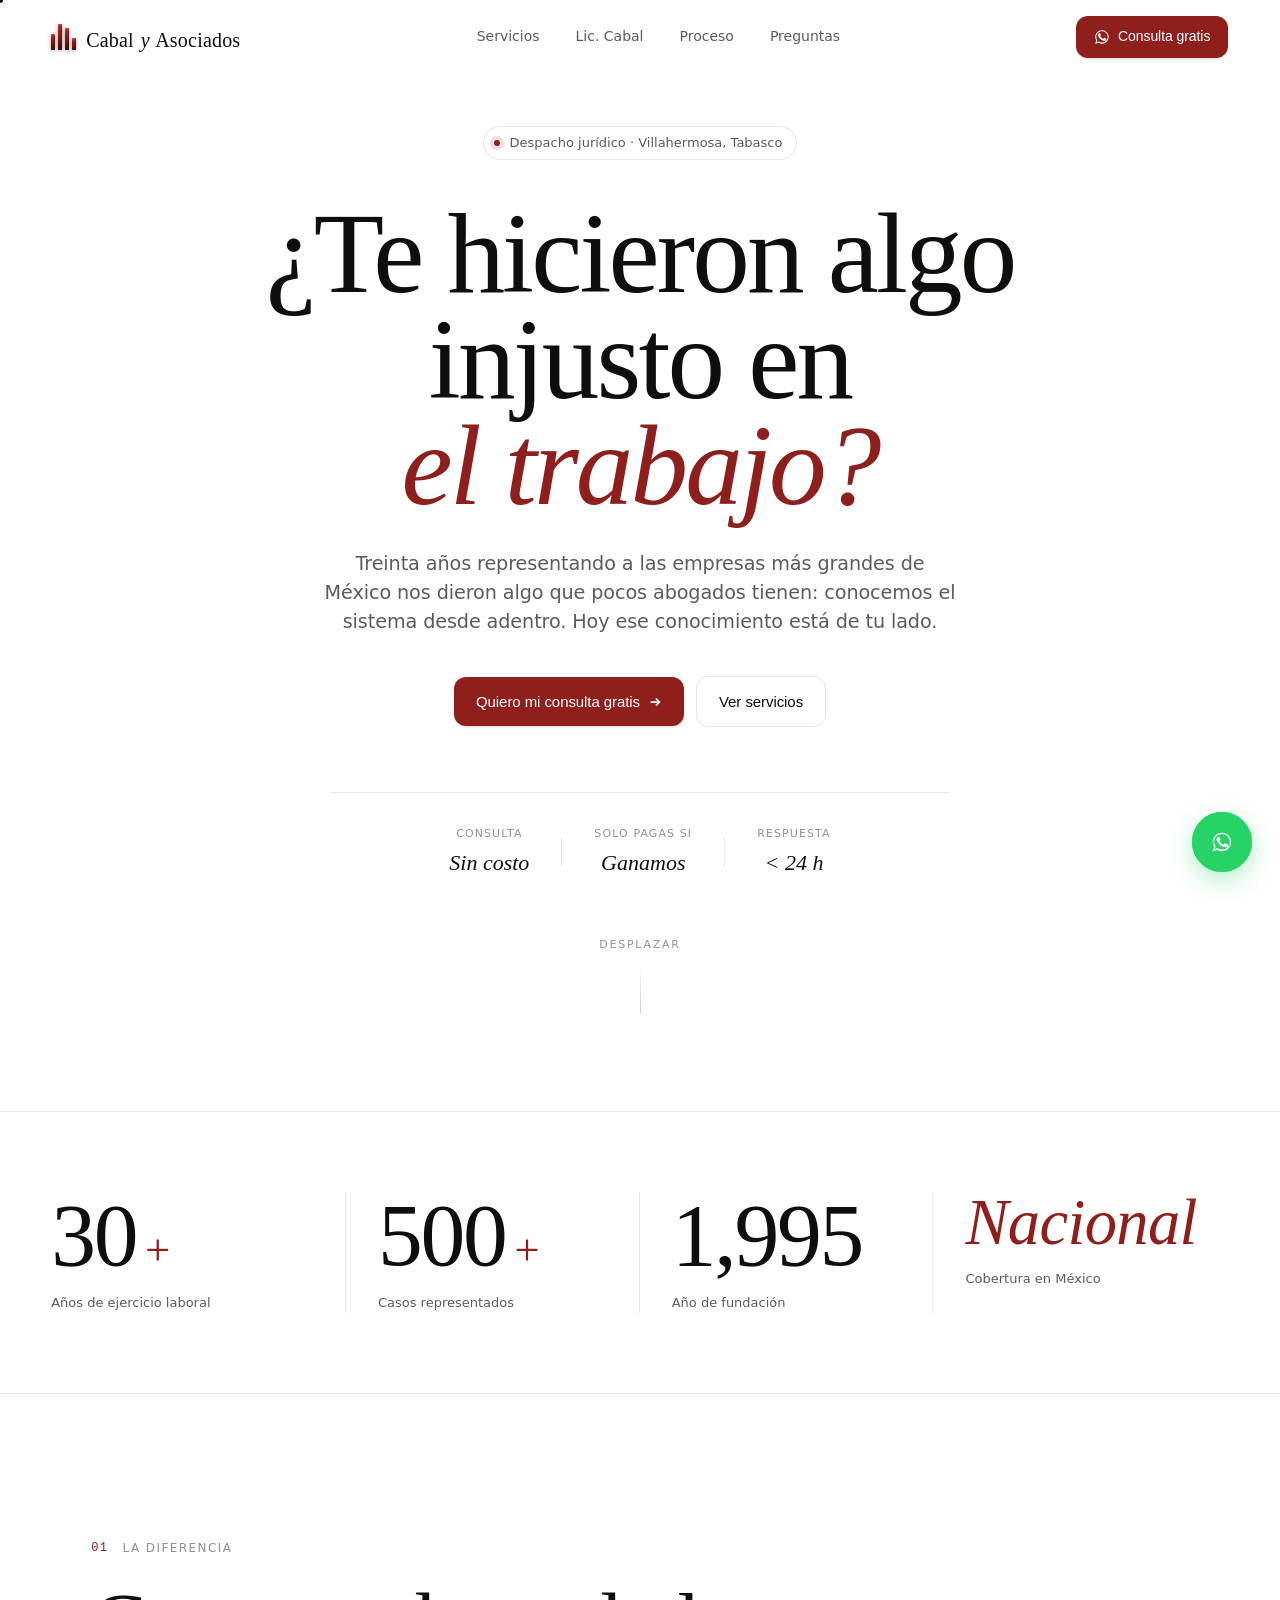
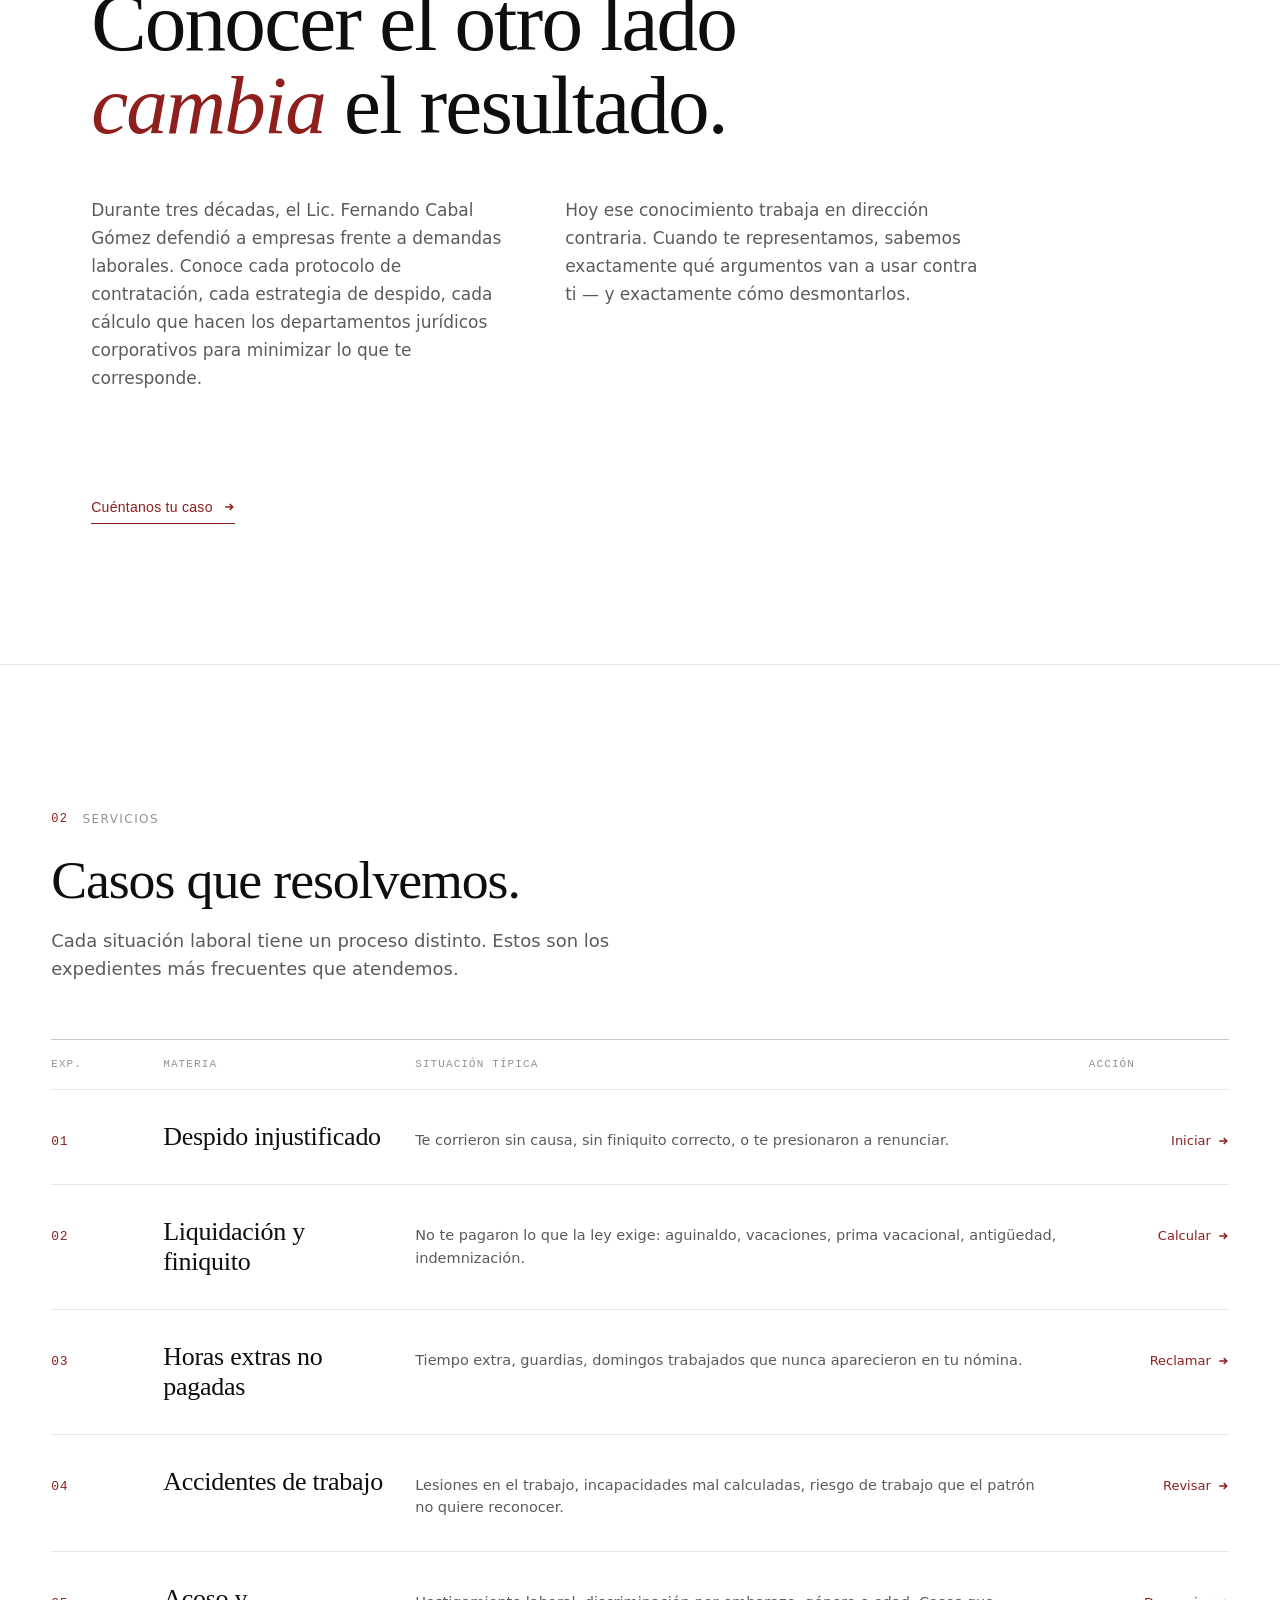
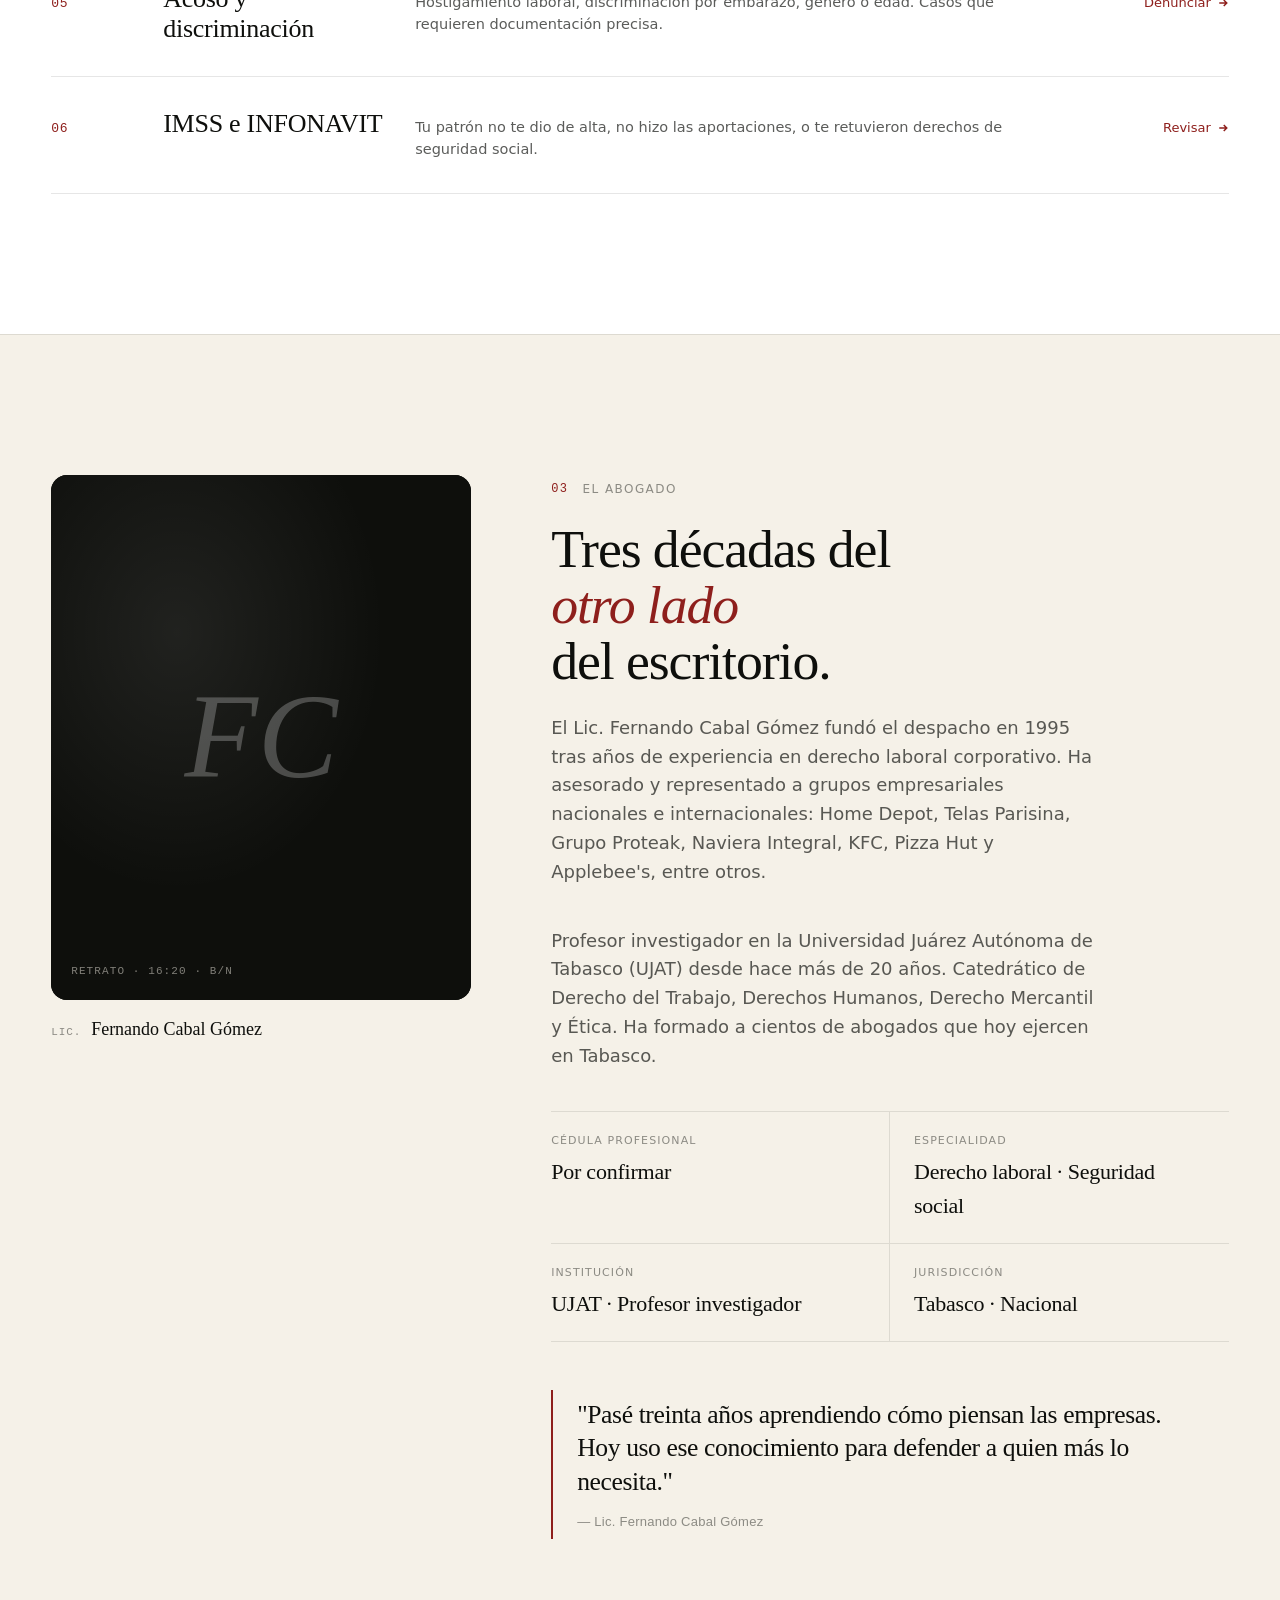
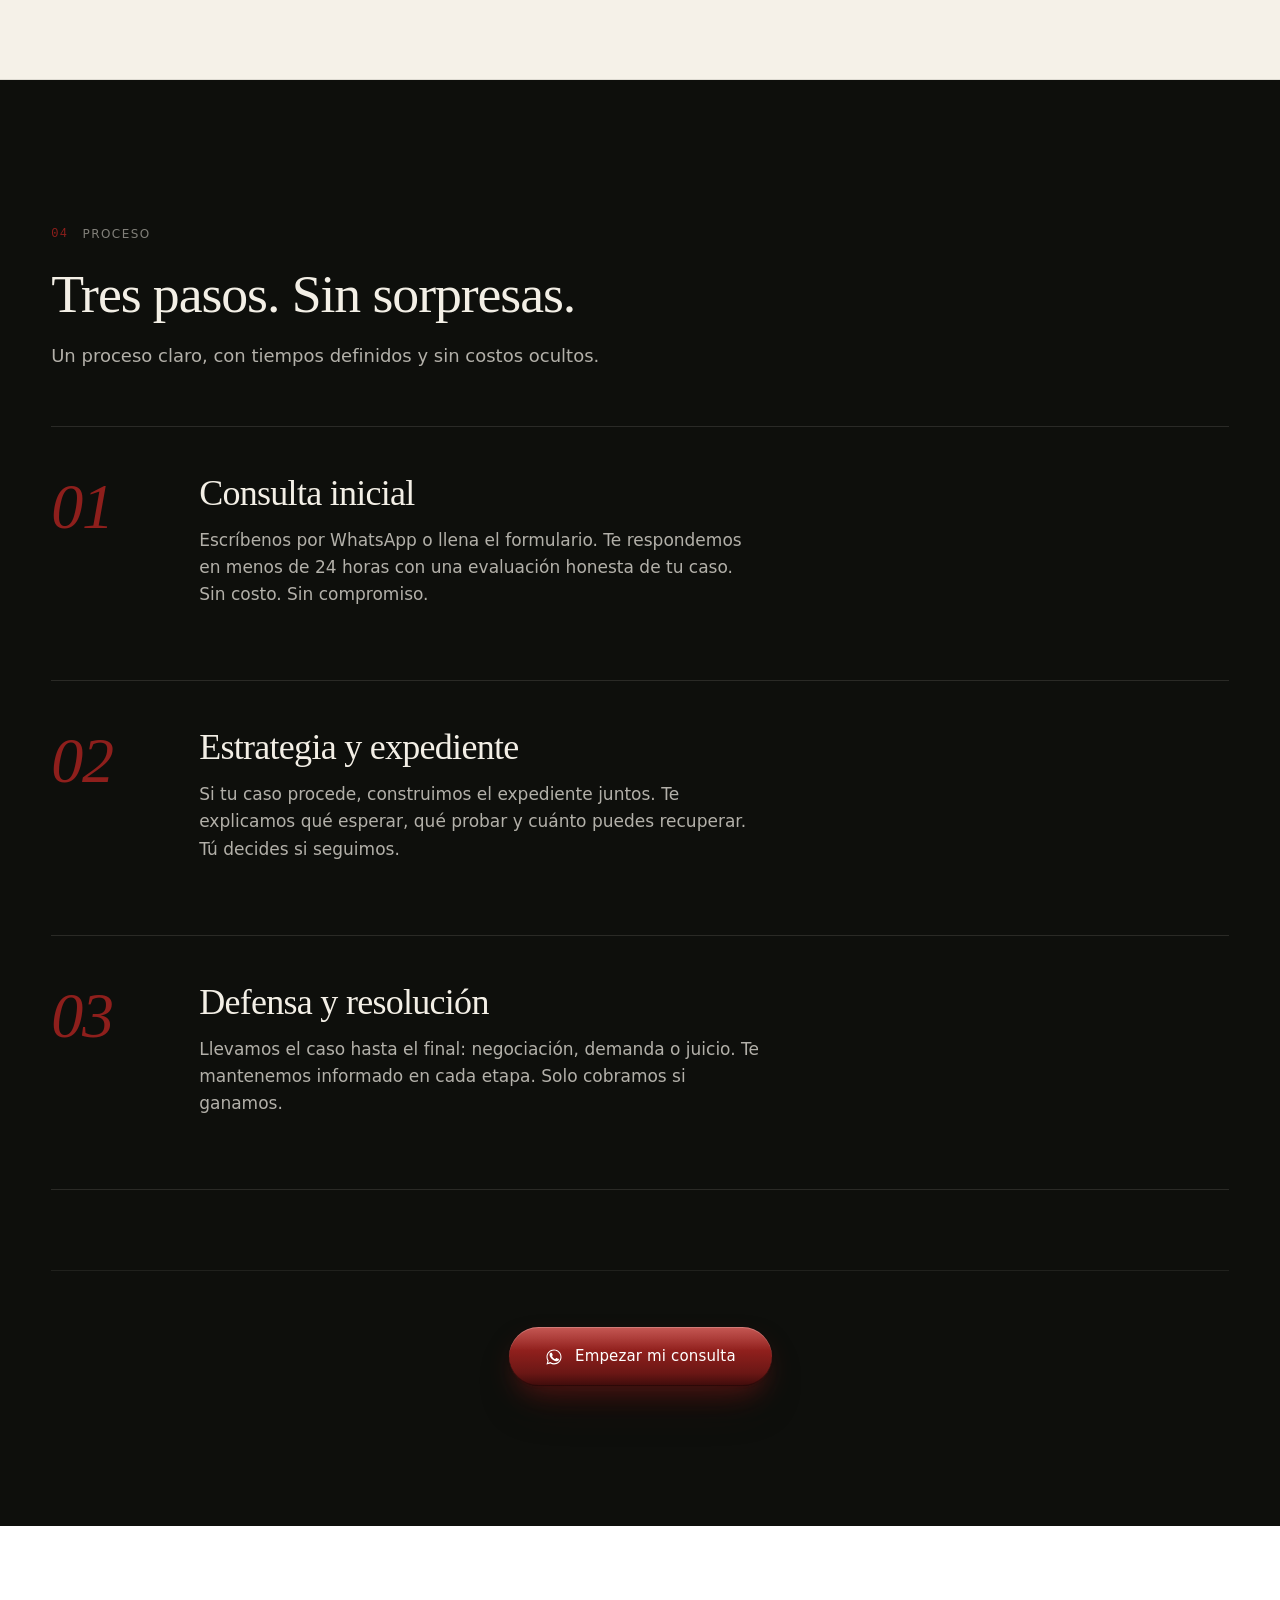
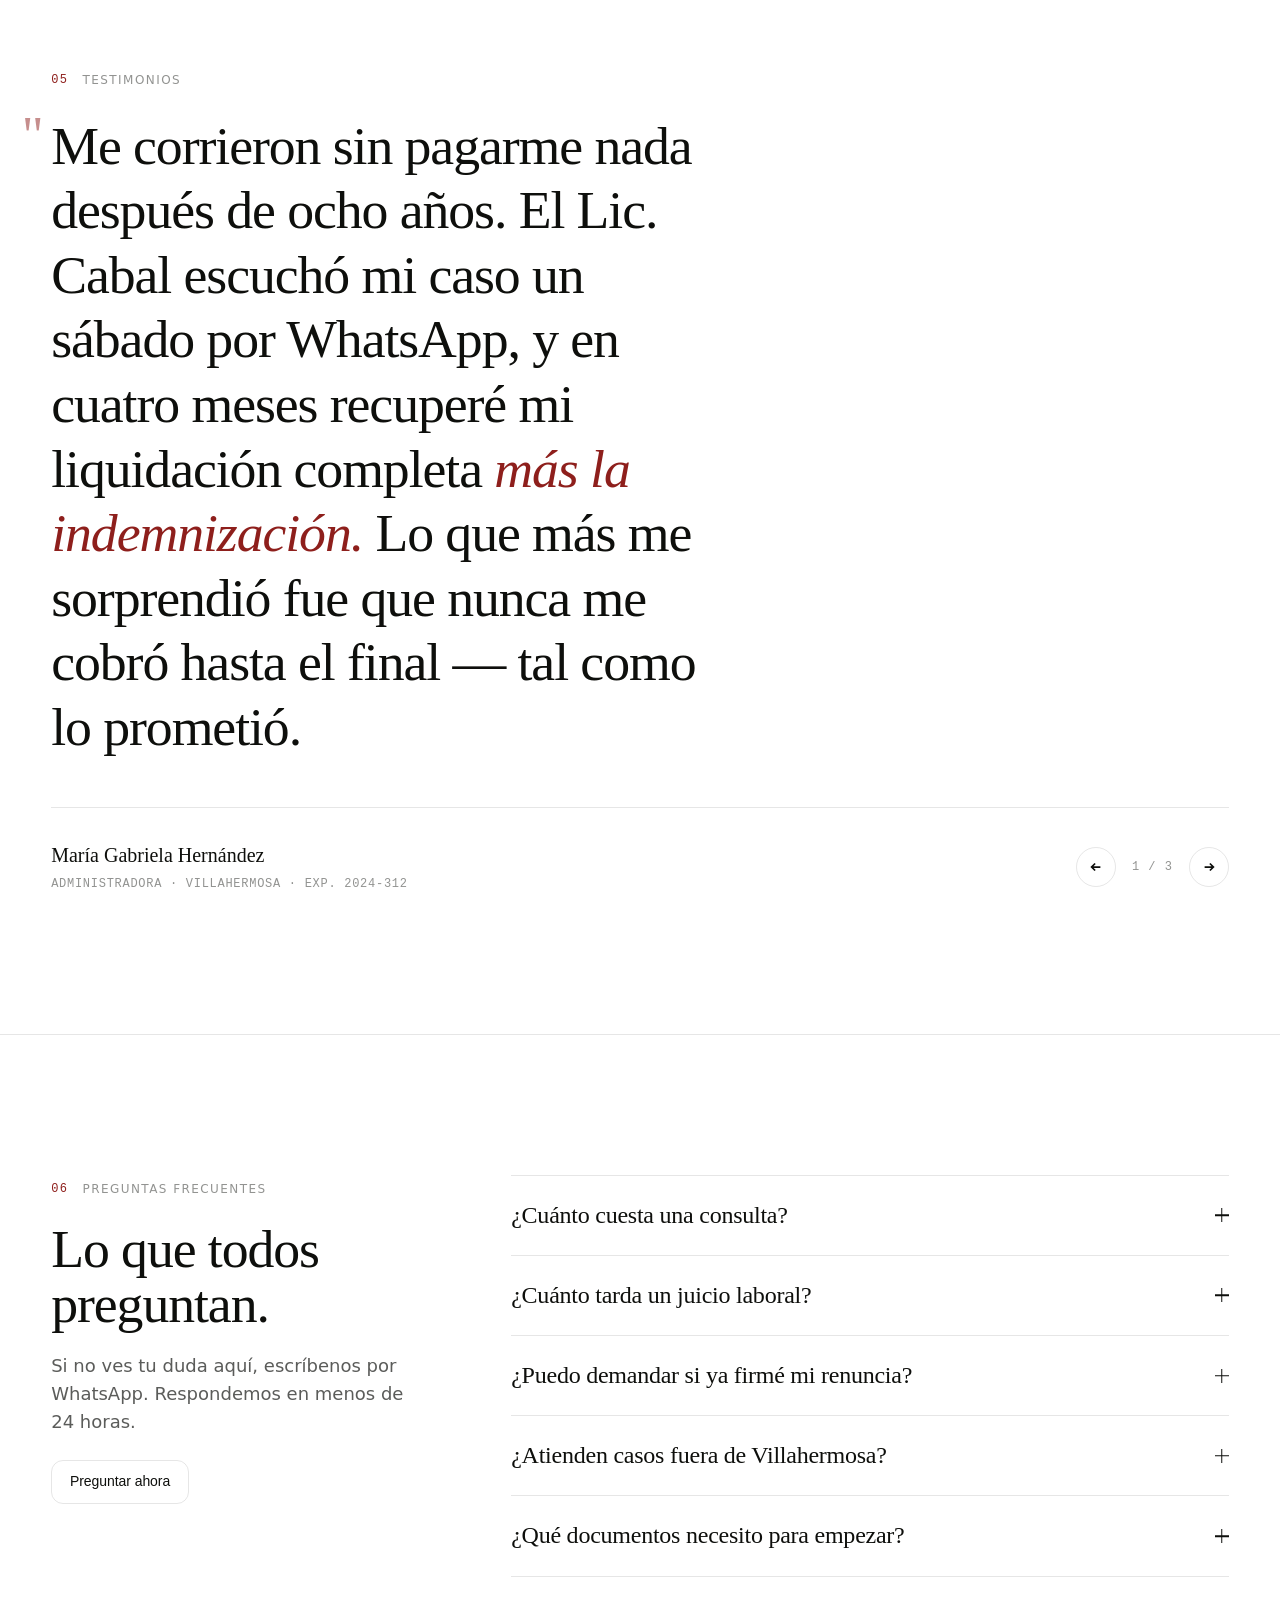
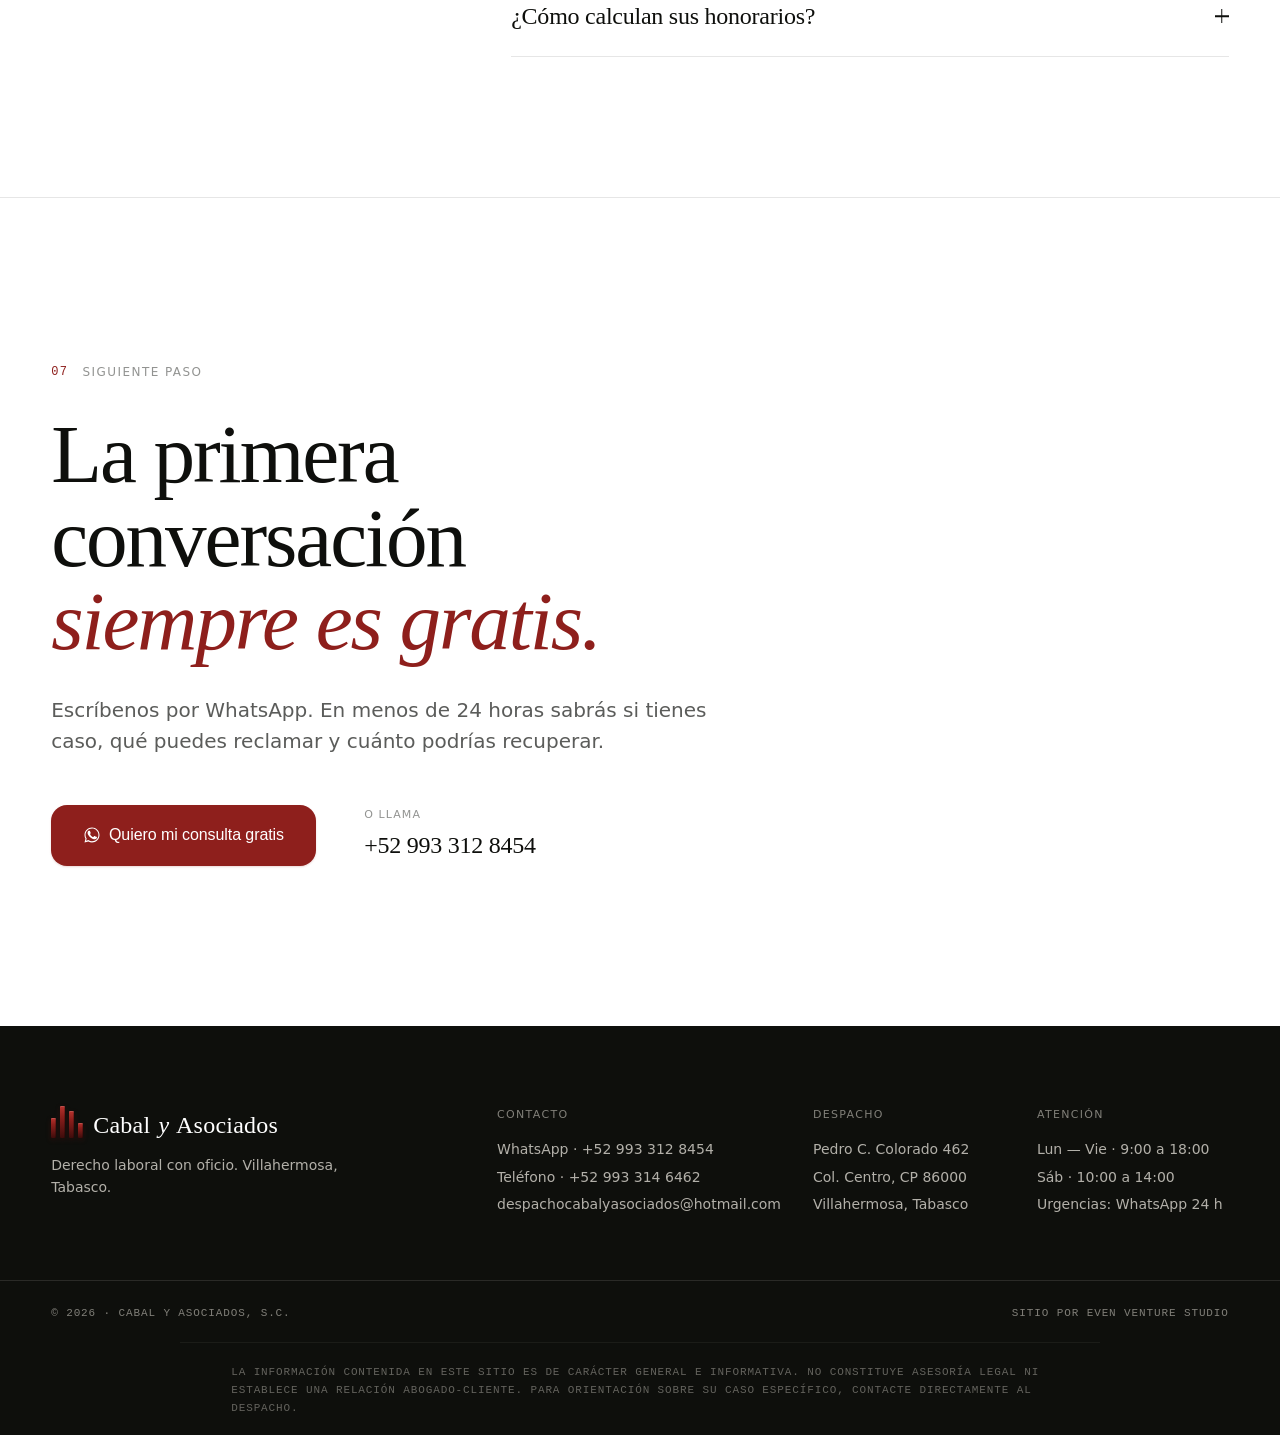
<file: Landing.html>
<!doctype html>
<html lang="es">
<head>
<meta charset="utf-8">
<meta name="viewport" content="width=device-width, initial-scale=1">
<title>Cabal y Asociados — Derecho laboral · Villahermosa</title>
<link rel="stylesheet" href="brand.css?v=4">
<link rel="stylesheet" href="landing-v1.css?v=9">
</head>
<body class="theme-light">

<!-- ══════════════════════ CUSTOM CURSOR ══════════════════════ -->
<div class="cursor" id="cursor" aria-hidden="true">
  <div class="cursor-dot"></div>
  <div class="cursor-ring"></div>
</div>

<!-- ══════════════════════ SCROLL PROGRESS ══════════════════════ -->
<div class="scroll-progress" aria-hidden="true"><span id="scrollBar"></span></div>

<!-- ══════════════════════ NAV ══════════════════════ -->
<header class="nav" id="nav">
  <div class="nav-inner">
    <a class="lockup" href="#top" aria-label="Cabal y Asociados">
      <span class="monogram" style="--m-h: 26px; --m-w: 4px; --m-gap: 3px;">
        <i></i><i></i><i></i><i></i>
      </span>
      <span class="wordmark" style="font-size: 20px;">Cabal <span class="amp">y</span> Asociados</span>
    </a>
    <nav class="nav-links">
      <a href="#services">Servicios</a>
      <a href="#bio">Lic. Cabal</a>
      <a href="#process">Proceso</a>
      <a href="#faq">Preguntas</a>
    </nav>
    <a class="btn btn-primary btn-magnetic btn-nav-cta" href="https://wa.me/529933128454" data-magnetic>
      <svg viewBox="0 0 24 24" width="16" height="16" fill="currentColor" aria-hidden="true"><path d="M17.5 14.3c-.3-.1-1.8-.9-2-1s-.5-.1-.7.1-.8 1-.9 1.2-.3.2-.5.1c-.8-.4-1.7-.7-2.6-1.8-.7-.8-1.2-1.8-1.3-2-.1-.3 0-.4.1-.5.1-.1.3-.3.4-.5.1-.1.2-.3.2-.4.1-.1 0-.3 0-.4s-.7-1.7-1-2.3c-.2-.6-.5-.5-.7-.5h-.6c-.2 0-.5.1-.8.4-.3.3-1 1-1 2.5s1.1 2.9 1.2 3.1c.1.2 2.1 3.3 5.2 4.6.7.3 1.3.5 1.8.6.7.2 1.4.2 2 .1.6-.1 1.8-.7 2.1-1.5.3-.7.3-1.4.2-1.5-.1-.1-.3-.2-.6-.3zM12 2C6.5 2 2 6.5 2 12c0 1.8.5 3.5 1.3 4.9L2 22l5.2-1.3C8.6 21.5 10.3 22 12 22c5.5 0 10-4.5 10-10S17.5 2 12 2zm0 18.2c-1.6 0-3.1-.4-4.4-1.2l-.3-.2-3.2.8.8-3.1-.2-.3C3.9 15 3.4 13.5 3.4 12c0-4.7 3.9-8.6 8.6-8.6 2.3 0 4.5.9 6.1 2.5 1.6 1.6 2.5 3.8 2.5 6.1 0 4.7-3.9 8.2-8.6 8.2z"/></svg>
      Consulta gratis
    </a>
    <!-- Mobile-only menu toggle -->
    <button class="nav-burger" id="navBurger" aria-label="Abrir menú" aria-expanded="false" aria-controls="navDrawer">
      <span></span><span></span>
    </button>
  </div>
</header>

<!-- Mobile drawer -->
<div class="nav-drawer" id="navDrawer" aria-hidden="true">
  <a href="#services">Servicios</a>
  <a href="#bio">Lic. Cabal</a>
  <a href="#process">Proceso</a>
  <a href="#faq">Preguntas</a>
  <a class="drawer-cta" href="https://wa.me/529933128454">
    <svg viewBox="0 0 24 24" width="18" height="18" fill="currentColor" aria-hidden="true"><path d="M17.5 14.3c-.3-.1-1.8-.9-2-1s-.5-.1-.7.1-.8 1-.9 1.2-.3.2-.5.1c-.8-.4-1.7-.7-2.6-1.8-.7-.8-1.2-1.8-1.3-2-.1-.3 0-.4.1-.5.1-.1.3-.3.4-.5.1-.1.2-.3.2-.4.1-.1 0-.3 0-.4s-.7-1.7-1-2.3c-.2-.6-.5-.5-.7-.5h-.6c-.2 0-.5.1-.8.4-.3.3-1 1-1 2.5s1.1 2.9 1.2 3.1c.1.2 2.1 3.3 5.2 4.6.7.3 1.3.5 1.8.6.7.2 1.4.2 2 .1.6-.1 1.8-.7 2.1-1.5.3-.7.3-1.4.2-1.5-.1-.1-.3-.2-.6-.3zM12 2C6.5 2 2 6.5 2 12c0 1.8.5 3.5 1.3 4.9L2 22l5.2-1.3C8.6 21.5 10.3 22 12 22c5.5 0 10-4.5 10-10S17.5 2 12 2zm0 18.2c-1.6 0-3.1-.4-4.4-1.2l-.3-.2-3.2.8.8-3.1-.2-.3C3.9 15 3.4 13.5 3.4 12c0-4.7 3.9-8.6 8.6-8.6 2.3 0 4.5.9 6.1 2.5 1.6 1.6 2.5 3.8 2.5 6.1 0 4.7-3.9 8.2-8.6 8.2z"/></svg>
    Consulta gratis
  </a>
</div>

<!-- ══════════════════════ HERO ══════════════════════ -->
<section class="hero" id="top">
  <div class="hero-inner">
    <div class="hero-meta">
      <span class="eyebrow-dot"></span>
      <span class="eyebrow">Despacho jurídico · Villahermosa, Tabasco</span>
    </div>

    <h1 class="hero-title">
      <span class="reveal" style="--d:0ms">¿Te hicieron algo</span>
      <span class="reveal" style="--d:80ms">injusto en</span>
      <span class="reveal" style="--d:160ms"><em>el trabajo?</em></span>
    </h1>

    <p class="hero-lede reveal" style="--d:320ms">
      Treinta años representando a las empresas más grandes de México nos dieron algo que pocos abogados tienen:
      conocemos el sistema desde adentro. Hoy ese conocimiento está de tu lado.
    </p>

    <div class="hero-cta reveal" style="--d:420ms">
      <a class="btn btn-primary btn-lg btn-magnetic" href="https://wa.me/529933128454?text=Hola%2C%20necesito%20orientaci%C3%B3n%20laboral." data-magnetic>
        Quiero mi consulta gratis
        <svg viewBox="0 0 16 16" width="14" height="14" fill="none" stroke="currentColor" stroke-width="2"><path d="M3 8h10m-4-4l4 4-4 4"/></svg>
      </a>
      <a class="btn btn-ghost btn-lg" href="#services">Ver servicios</a>
    </div>

    <div class="hero-foot reveal" style="--d:560ms">
      <div class="hero-foot-item">
        <div class="hfi-k">Consulta</div>
        <div class="hfi-v">Sin costo</div>
      </div>
      <div class="hero-foot-sep"></div>
      <div class="hero-foot-item">
        <div class="hfi-k">Solo pagas si</div>
        <div class="hfi-v">Ganamos</div>
      </div>
      <div class="hero-foot-sep"></div>
      <div class="hero-foot-item">
        <div class="hfi-k">Respuesta</div>
        <div class="hfi-v">&lt; 24 h</div>
      </div>
    </div>

    <!-- Elegant scroll indicator (inline, centered beneath foot) -->
    <a href="#counters" class="scroll-hint scroll-hint-inline" aria-label="Seguir">
      <span class="scroll-hint-text">Desplazar</span>
      <span class="scroll-hint-line"></span>
    </a>
  </div>

</section>

<!-- ══════════════════════ ANIMATED COUNTERS ══════════════════════ -->
<section class="counters" id="counters">
  <div class="container">
    <div class="counter-grid">
      <div class="counter" data-observe>
        <div class="counter-v"><span class="count" data-count="30">0</span><span class="counter-plus">+</span></div>
        <div class="counter-k">Años de ejercicio laboral</div>
      </div>
      <div class="counter" data-observe>
        <div class="counter-v"><span class="count" data-count="500">0</span><span class="counter-plus">+</span></div>
        <div class="counter-k">Casos representados</div>
      </div>
      <div class="counter" data-observe>
        <div class="counter-v"><span class="count" data-count="1995">0</span></div>
        <div class="counter-k">Año de fundación</div>
      </div>
      <div class="counter" data-observe>
        <div class="counter-v"><span class="counter-word">Nacional</span></div>
        <div class="counter-k">Cobertura en México</div>
      </div>
    </div>
  </div>
</section>

<!-- ══════════════════════ MANIFIESTO ══════════════════════ -->
<section class="manifesto" id="manifesto">
  <div class="container manifesto-inner">
    <div class="section-label">
      <span class="sl-num">01</span>
      <span class="sl-txt">La diferencia</span>
    </div>
    <h2 class="manifesto-title">
      Conocer el otro lado <em>cambia</em> el resultado.
    </h2>
    <div class="manifesto-body">
      <p>
        Durante tres décadas, el Lic. Fernando Cabal Gómez defendió a empresas frente a demandas laborales.
        Conoce cada protocolo de contratación, cada estrategia de despido, cada cálculo que hacen
        los departamentos jurídicos corporativos para minimizar lo que te corresponde.
      </p>
      <p>
        Hoy ese conocimiento trabaja en dirección contraria. Cuando te representamos,
        sabemos exactamente qué argumentos van a usar contra ti —
        y exactamente cómo desmontarlos.
      </p>
      <p class="manifesto-cta-wrap">
        <a class="manifesto-cta" href="https://wa.me/529933128454?text=Hola%2C%20quiero%20contarles%20mi%20caso." data-magnetic>
          Cuéntanos tu caso
          <svg viewBox="0 0 16 16" width="12" height="12" fill="none" stroke="currentColor" stroke-width="2"><path d="M3 8h10m-4-4l4 4-4 4"/></svg>
        </a>
      </p>
    </div>
  </div>
</section>

<!-- ══════════════════════ SERVICIOS (expediente table) ══════════════════════ -->
<section class="services" id="services">
  <div class="container">
    <div class="section-head">
      <div class="section-label">
        <span class="sl-num">02</span>
        <span class="sl-txt">Servicios</span>
      </div>
      <h2 class="section-title">Casos que resolvemos.</h2>
      <p class="section-lede">
        Cada situación laboral tiene un proceso distinto. Estos son los expedientes más frecuentes que atendemos.
      </p>
    </div>

    <div class="expediente" role="table" aria-label="Servicios legales">
      <div class="exp-head" role="row">
        <div role="columnheader">Exp.</div>
        <div role="columnheader">Materia</div>
        <div role="columnheader">Situación típica</div>
        <div role="columnheader">Acción</div>
      </div>

      <a class="exp-row" role="row" href="https://wa.me/529933128454?text=Hola%2C%20me%20despidieron%20injustificadamente." data-magnetic>
        <div class="exp-n" role="cell">01</div>
        <div class="exp-title" role="cell">Despido injustificado</div>
        <div class="exp-desc" role="cell">Te corrieron sin causa, sin finiquito correcto, o te presionaron a renunciar.</div>
        <div class="exp-action" role="cell">
          <span class="exp-cta">Iniciar <svg viewBox="0 0 16 16" width="12" height="12" fill="none" stroke="currentColor" stroke-width="2"><path d="M3 8h10m-4-4l4 4-4 4"/></svg></span>
        </div>
      </a>

      <a class="exp-row" role="row" href="https://wa.me/529933128454?text=Hola%2C%20necesito%20calcular%20mi%20finiquito." data-magnetic>
        <div class="exp-n" role="cell">02</div>
        <div class="exp-title" role="cell">Liquidación y finiquito</div>
        <div class="exp-desc" role="cell">No te pagaron lo que la ley exige: aguinaldo, vacaciones, prima vacacional, antigüedad, indemnización.</div>
        <div class="exp-action" role="cell">
          <span class="exp-cta">Calcular <svg viewBox="0 0 16 16" width="12" height="12" fill="none" stroke="currentColor" stroke-width="2"><path d="M3 8h10m-4-4l4 4-4 4"/></svg></span>
        </div>
      </a>

      <a class="exp-row" role="row" href="https://wa.me/529933128454?text=Hola%2C%20tengo%20problemas%20con%20mi%20patr%C3%B3n%20por%20horas%20extras%20no%20pagadas." data-magnetic>
        <div class="exp-n" role="cell">03</div>
        <div class="exp-title" role="cell">Horas extras no pagadas</div>
        <div class="exp-desc" role="cell">Tiempo extra, guardias, domingos trabajados que nunca aparecieron en tu nómina.</div>
        <div class="exp-action" role="cell">
          <span class="exp-cta">Reclamar <svg viewBox="0 0 16 16" width="12" height="12" fill="none" stroke="currentColor" stroke-width="2"><path d="M3 8h10m-4-4l4 4-4 4"/></svg></span>
        </div>
      </a>

      <a class="exp-row" role="row" href="https://wa.me/529933128454?text=Hola%2C%20sufr%C3%AD%20un%20accidente%20en%20el%20trabajo." data-magnetic>
        <div class="exp-n" role="cell">04</div>
        <div class="exp-title" role="cell">Accidentes de trabajo</div>
        <div class="exp-desc" role="cell">Lesiones en el trabajo, incapacidades mal calculadas, riesgo de trabajo que el patrón no quiere reconocer.</div>
        <div class="exp-action" role="cell">
          <span class="exp-cta">Revisar <svg viewBox="0 0 16 16" width="12" height="12" fill="none" stroke="currentColor" stroke-width="2"><path d="M3 8h10m-4-4l4 4-4 4"/></svg></span>
        </div>
      </a>

      <a class="exp-row" role="row" href="https://wa.me/529933128454?text=Hola%2C%20tengo%20un%20caso%20de%20acoso%20laboral." data-magnetic>
        <div class="exp-n" role="cell">05</div>
        <div class="exp-title" role="cell">Acoso y discriminación</div>
        <div class="exp-desc" role="cell">Hostigamiento laboral, discriminación por embarazo, género o edad. Casos que requieren documentación precisa.</div>
        <div class="exp-action" role="cell">
          <span class="exp-cta">Denunciar <svg viewBox="0 0 16 16" width="12" height="12" fill="none" stroke="currentColor" stroke-width="2"><path d="M3 8h10m-4-4l4 4-4 4"/></svg></span>
        </div>
      </a>

      <a class="exp-row" role="row" href="https://wa.me/529933128454?text=Hola%2C%20tengo%20problemas%20con%20IMSS%20o%20INFONAVIT." data-magnetic>
        <div class="exp-n" role="cell">06</div>
        <div class="exp-title" role="cell">IMSS e INFONAVIT</div>
        <div class="exp-desc" role="cell">Tu patrón no te dio de alta, no hizo las aportaciones, o te retuvieron derechos de seguridad social.</div>
        <div class="exp-action" role="cell">
          <span class="exp-cta">Revisar <svg viewBox="0 0 16 16" width="12" height="12" fill="none" stroke="currentColor" stroke-width="2"><path d="M3 8h10m-4-4l4 4-4 4"/></svg></span>
        </div>
      </a>
    </div>
  </div>
</section>

<!-- ══════════════════════ BIO DEL LICENCIADO ══════════════════════ -->
<section class="bio" id="bio">
  <div class="container bio-grid">
    <div class="bio-portrait" aria-hidden="true">
      <div class="bio-frame">
        <!-- Placeholder portrait — reemplazar con foto real del Lic. Cabal -->
        <div class="bio-ph">
          <span class="bio-ph-initials">FC</span>
          <span class="bio-ph-caption">Retrato · 16:20 · B/N</span>
        </div>
      </div>
      <div class="bio-caption">
        <span class="bio-caption-k">Lic.</span>
        <span class="bio-caption-v">Fernando Cabal Gómez</span>
      </div>
    </div>

    <div class="bio-copy">
      <div class="section-label">
        <span class="sl-num">03</span>
        <span class="sl-txt">El abogado</span>
      </div>
      <h2 class="bio-title">
        Tres décadas del <em>otro lado</em> <br>del escritorio.
      </h2>
      <p class="bio-lede">
        El Lic. Fernando Cabal Gómez fundó el despacho en 1995 tras años de experiencia en derecho laboral corporativo.
        Ha asesorado y representado a grupos empresariales nacionales e internacionales: Home Depot, Telas Parisina,
        Grupo Proteak, Naviera Integral, KFC, Pizza Hut y Applebee's, entre otros.
      </p>
      <p class="bio-lede">
        Profesor investigador en la Universidad Juárez Autónoma de Tabasco (UJAT) desde hace más de 20 años.
        Catedrático de Derecho del Trabajo, Derechos Humanos, Derecho Mercantil y Ética.
        Ha formado a cientos de abogados que hoy ejercen en Tabasco.
      </p>

      <dl class="bio-stats">
        <div>
          <dt>Cédula profesional</dt>
          <dd>Por confirmar</dd>
        </div>
        <div>
          <dt>Especialidad</dt>
          <dd>Derecho laboral · Seguridad social</dd>
        </div>
        <div>
          <dt>Institución</dt>
          <dd>UJAT · Profesor investigador</dd>
        </div>
        <div>
          <dt>Jurisdicción</dt>
          <dd>Tabasco · Nacional</dd>
        </div>
      </dl>

      <blockquote class="bio-quote">
        "Pasé treinta años aprendiendo cómo piensan las empresas. Hoy uso ese conocimiento para defender a quien más lo necesita."
        <cite>— Lic. Fernando Cabal Gómez</cite>
      </blockquote>
    </div>
  </div>
</section>

<!-- ══════════════════════ PROCESO ══════════════════════ -->
<section class="process dark-section" id="process">
  <div class="container">
    <div class="section-head">
      <div class="section-label dark">
        <span class="sl-num">04</span>
        <span class="sl-txt">Proceso</span>
      </div>
      <h2 class="section-title dark">Tres pasos. Sin sorpresas.</h2>
      <p class="section-lede dark">
        Un proceso claro, con tiempos definidos y sin costos ocultos.
      </p>
    </div>

    <ol class="steps">
      <li class="step" data-observe>
        <div class="step-n">01</div>
        <div class="step-body">
          <h3>Consulta inicial</h3>
          <p>Escríbenos por WhatsApp o llena el formulario. Te respondemos en menos de 24 horas con una evaluación honesta de tu caso. Sin costo. Sin compromiso.</p>
        </div>
      </li>
      <li class="step" data-observe>
        <div class="step-n">02</div>
        <div class="step-body">
          <h3>Estrategia y expediente</h3>
          <p>Si tu caso procede, construimos el expediente juntos. Te explicamos qué esperar, qué probar y cuánto puedes recuperar. Tú decides si seguimos.</p>
        </div>
      </li>
      <li class="step" data-observe>
        <div class="step-n">03</div>
        <div class="step-body">
          <h3>Defensa y resolución</h3>
          <p>Llevamos el caso hasta el final: negociación, demanda o juicio. Te mantenemos informado en cada etapa. Solo cobramos si ganamos.</p>
        </div>
      </li>
    </ol>

    <div class="process-cta-wrap">
      <a class="btn btn-claret-grad" href="https://wa.me/529933128454">
        <svg viewBox="0 0 24 24" width="18" height="18" fill="currentColor" aria-hidden="true"><path d="M17.5 14.3c-.3-.1-1.8-.9-2-1s-.5-.1-.7.1-.8 1-.9 1.2-.3.2-.5.1c-.8-.4-1.7-.7-2.6-1.8-.7-.8-1.2-1.8-1.3-2-.1-.3 0-.4.1-.5.1-.1.3-.3.4-.5.1-.1.2-.3.2-.4.1-.1 0-.3 0-.4s-.7-1.7-1-2.3c-.2-.6-.5-.5-.7-.5h-.6c-.2 0-.5.1-.8.4-.3.3-1 1-1 2.5s1.1 2.9 1.2 3.1c.1.2 2.1 3.3 5.2 4.6.7.3 1.3.5 1.8.6.7.2 1.4.2 2 .1.6-.1 1.8-.7 2.1-1.5.3-.7.3-1.4.2-1.5-.1-.1-.3-.2-.6-.3zM12 2C6.5 2 2 6.5 2 12c0 1.8.5 3.5 1.3 4.9L2 22l5.2-1.3C8.6 21.5 10.3 22 12 22c5.5 0 10-4.5 10-10S17.5 2 12 2zm0 18.2c-1.6 0-3.1-.4-4.4-1.2l-.3-.2-3.2.8.8-3.1-.2-.3C3.9 15 3.4 13.5 3.4 12c0-4.7 3.9-8.6 8.6-8.6 2.3 0 4.5.9 6.1 2.5 1.6 1.6 2.5 3.8 2.5 6.1 0 4.7-3.9 8.2-8.6 8.2z"/></svg>
        Empezar mi consulta
      </a>
    </div>
  </div>
</section>

<!-- ══════════════════════ TESTIMONIAL (single, large) ══════════════════════ -->
<section class="testimonial" id="testimonial">
  <div class="container">
    <div class="section-label">
      <span class="sl-num">05</span>
      <span class="sl-txt">Testimonios</span>
    </div>
    <blockquote class="t-quote">
      Me corrieron sin pagarme nada después de ocho años. El Lic. Cabal escuchó mi caso un sábado por WhatsApp, y en cuatro meses recuperé mi liquidación completa <em>más la indemnización.</em> Lo que más me sorprendió fue que nunca me cobró hasta el final — tal como lo prometió.
    </blockquote>
    <div class="t-attrib">
      <div class="t-who">
        <div class="t-name">María Gabriela Hernández</div>
        <div class="t-role">Administradora · Villahermosa · Exp. 2024-312</div>
      </div>
      <div class="t-nav">
        <button class="t-btn" data-t-prev aria-label="Anterior"><svg viewBox="0 0 16 16" width="14" height="14" fill="none" stroke="currentColor" stroke-width="2"><path d="M13 8H3m4-4l-4 4 4 4"/></svg></button>
        <div class="t-count"><span id="tCur">1</span> / <span id="tTot">3</span></div>
        <button class="t-btn" data-t-next aria-label="Siguiente"><svg viewBox="0 0 16 16" width="14" height="14" fill="none" stroke="currentColor" stroke-width="2"><path d="M3 8h10m-4-4l4 4-4 4"/></svg></button>
      </div>
    </div>
  </div>
</section>

<!-- ══════════════════════ FAQ ══════════════════════ -->
<section class="faq" id="faq">
  <div class="container faq-grid">
    <div class="faq-intro">
      <div class="section-label">
        <span class="sl-num">06</span>
        <span class="sl-txt">Preguntas frecuentes</span>
      </div>
      <h2 class="section-title">Lo que todos preguntan.</h2>
      <p class="section-lede">
        Si no ves tu duda aquí, escríbenos por WhatsApp. Respondemos en menos de 24 horas.
      </p>
      <a class="btn btn-ghost" href="https://wa.me/529933128454?text=Hola%2C%20tengo%20una%20pregunta." data-magnetic>Preguntar ahora</a>
    </div>
    <div class="faq-list">
      <details class="faq-item">
        <summary>
          <span>¿Cuánto cuesta una consulta?</span>
          <span class="faq-plus" aria-hidden="true"></span>
        </summary>
        <div class="faq-answer">La primera consulta es sin costo. Si tu caso procede y decides contratarnos, trabajamos por honorarios sobre resultados — solo pagas si ganamos. No hay cobros por adelantado ni costos ocultos.</div>
      </details>
      <details class="faq-item">
        <summary>
          <span>¿Cuánto tarda un juicio laboral?</span>
          <span class="faq-plus" aria-hidden="true"></span>
        </summary>
        <div class="faq-answer">Depende del caso. La mayoría se resuelve sin llegar a juicio en 2 a 6 meses mediante negociación directa. Cuando el patrón decide pelear, un litigio formal puede tomar entre 8 y 18 meses. Te damos tiempos realistas desde el primer día.</div>
      </details>
      <details class="faq-item">
        <summary>
          <span>¿Puedo demandar si ya firmé mi renuncia?</span>
          <span class="faq-plus" aria-hidden="true"></span>
        </summary>
        <div class="faq-answer">En muchos casos, sí. Si te forzaron a firmar, si no te pagaron lo que la ley exige, o si hubo presión o engaño, la renuncia puede impugnarse. Tienes hasta dos meses para actuar desde que ocurrió el despido o renuncia. No esperes.</div>
      </details>
      <details class="faq-item">
        <summary>
          <span>¿Atienden casos fuera de Villahermosa?</span>
          <span class="faq-plus" aria-hidden="true"></span>
        </summary>
        <div class="faq-answer">Sí. Contamos con una red de abogados corresponsales en las ciudades más importantes del país. Llevamos casos en todo Tabasco y estados vecinos. La mayor parte del trabajo inicial se hace por WhatsApp y videollamada.</div>
      </details>
      <details class="faq-item">
        <summary>
          <span>¿Qué documentos necesito para empezar?</span>
          <span class="faq-plus" aria-hidden="true"></span>
        </summary>
        <div class="faq-answer">Con tu contrato de trabajo, recibos de nómina recientes e identificación oficial es suficiente para la primera consulta. Si no tienes documentos, no te preocupes — te ayudamos a identificar qué se puede recuperar y cómo.</div>
      </details>
      <details class="faq-item">
        <summary>
          <span>¿Cómo calculan sus honorarios?</span>
          <span class="faq-plus" aria-hidden="true"></span>
        </summary>
        <div class="faq-answer">Para trabajadores, cobramos un porcentaje sobre lo que recuperes — únicamente si ganamos. Siempre firmamos un convenio claro antes de empezar. Sin letras pequeñas, sin sorpresas.</div>
      </details>
    </div>
  </div>
</section>

<!-- ══════════════════════ CTA FINAL ══════════════════════ -->
<section class="cta-final">
  <div class="container">
    <div class="section-label">
      <span class="sl-num">07</span>
      <span class="sl-txt">Siguiente paso</span>
    </div>
    <h2 class="cta-title">
      La primera conversación <br><em>siempre es gratis.</em>
    </h2>
    <p class="cta-lede">
      Escríbenos por WhatsApp. En menos de 24 horas sabrás si tienes caso, qué puedes reclamar y cuánto podrías recuperar.
    </p>
    <div class="cta-row">
      <a class="btn btn-primary btn-xl btn-magnetic" href="https://wa.me/529933128454?text=Hola%2C%20necesito%20orientaci%C3%B3n%20laboral." data-magnetic>
        <svg viewBox="0 0 24 24" width="18" height="18" fill="currentColor" aria-hidden="true"><path d="M17.5 14.3c-.3-.1-1.8-.9-2-1s-.5-.1-.7.1-.8 1-.9 1.2-.3.2-.5.1c-.8-.4-1.7-.7-2.6-1.8-.7-.8-1.2-1.8-1.3-2-.1-.3 0-.4.1-.5.1-.1.3-.3.4-.5.1-.1.2-.3.2-.4.1-.1 0-.3 0-.4s-.7-1.7-1-2.3c-.2-.6-.5-.5-.7-.5h-.6c-.2 0-.5.1-.8.4-.3.3-1 1-1 2.5s1.1 2.9 1.2 3.1c.1.2 2.1 3.3 5.2 4.6.7.3 1.3.5 1.8.6.7.2 1.4.2 2 .1.6-.1 1.8-.7 2.1-1.5.3-.7.3-1.4.2-1.5-.1-.1-.3-.2-.6-.3zM12 2C6.5 2 2 6.5 2 12c0 1.8.5 3.5 1.3 4.9L2 22l5.2-1.3C8.6 21.5 10.3 22 12 22c5.5 0 10-4.5 10-10S17.5 2 12 2zm0 18.2c-1.6 0-3.1-.4-4.4-1.2l-.3-.2-3.2.8.8-3.1-.2-.3C3.9 15 3.4 13.5 3.4 12c0-4.7 3.9-8.6 8.6-8.6 2.3 0 4.5.9 6.1 2.5 1.6 1.6 2.5 3.8 2.5 6.1 0 4.7-3.9 8.2-8.6 8.2z"/></svg>
        Quiero mi consulta gratis
      </a>
      <div class="cta-phone">
        <span class="cta-phone-k">O llama</span>
        <a class="cta-phone-v" href="tel:+529933128454">+52 993 312 8454</a>
      </div>
    </div>
  </div>
</section>

<!-- ══════════════════════ FOOTER ══════════════════════ -->
<footer class="foot">
  <div class="container foot-inner">
    <div class="foot-brand">
      <div class="lockup">
        <span class="monogram" style="--m-h: 32px; --m-w: 5px; --m-gap: 4px;">
          <i></i><i></i><i></i><i></i>
        </span>
        <span class="wordmark" style="font-size: 24px;">Cabal <span class="amp">y</span> Asociados</span>
      </div>
      <p class="foot-tag">Derecho laboral con oficio. Villahermosa, Tabasco.</p>
    </div>

    <div class="foot-cols">
      <div class="foot-col">
        <div class="foot-h">Contacto</div>
        <a href="https://wa.me/529933128454">WhatsApp · +52 993 312 8454</a>
        <a href="tel:+529933146462">Teléfono · +52 993 314 6462</a>
        <a href="mailto:despachocabalyasociados@hotmail.com">despachocabalyasociados@hotmail.com</a>
      </div>
      <div class="foot-col">
        <div class="foot-h">Despacho</div>
        <div>Pedro C. Colorado 462</div>
        <div>Col. Centro, CP 86000</div>
        <div>Villahermosa, Tabasco</div>
      </div>
      <div class="foot-col">
        <div class="foot-h">Atención</div>
        <div>Lun — Vie · 9:00 a 18:00</div>
        <div>Sáb · 10:00 a 14:00</div>
        <div>Urgencias: WhatsApp 24 h</div>
      </div>
    </div>
  </div>

  <div class="foot-fine">
    <div class="container foot-fine-row">
      <div>© 2026 · CABAL y Asociados, S.C.</div>
      <div>Sitio por EVEN Venture Studio</div>
    </div>
    <div class="container foot-disclaimer">
      La información contenida en este sitio es de carácter general e informativa. No constituye asesoría legal ni establece una relación abogado‑cliente. Para orientación sobre su caso específico, contacte directamente al despacho.
    </div>
  </div>
</footer>

<!-- ══════════════════════ WHATSAPP FAB ══════════════════════ -->
<a class="fab" href="https://wa.me/529933128454?text=Hola%2C%20necesito%20orientaci%C3%B3n%20laboral." aria-label="WhatsApp" id="fab">
  <span class="fab-pulse"></span>
  <svg viewBox="0 0 24 24" width="22" height="22" fill="currentColor"><path d="M17.5 14.3c-.3-.1-1.8-.9-2-1s-.5-.1-.7.1-.8 1-.9 1.2-.3.2-.5.1c-.8-.4-1.7-.7-2.6-1.8-.7-.8-1.2-1.8-1.3-2-.1-.3 0-.4.1-.5.1-.1.3-.3.4-.5.1-.1.2-.3.2-.4.1-.1 0-.3 0-.4s-.7-1.7-1-2.3c-.2-.6-.5-.5-.7-.5h-.6c-.2 0-.5.1-.8.4-.3.3-1 1-1 2.5s1.1 2.9 1.2 3.1c.1.2 2.1 3.3 5.2 4.6.7.3 1.3.5 1.8.6.7.2 1.4.2 2 .1.6-.1 1.8-.7 2.1-1.5.3-.7.3-1.4.2-1.5-.1-.1-.3-.2-.6-.3zM12 2C6.5 2 2 6.5 2 12c0 1.8.5 3.5 1.3 4.9L2 22l5.2-1.3C8.6 21.5 10.3 22 12 22c5.5 0 10-4.5 10-10S17.5 2 12 2zm0 18.2c-1.6 0-3.1-.4-4.4-1.2l-.3-.2-3.2.8.8-3.1-.2-.3C3.9 15 3.4 13.5 3.4 12c0-4.7 3.9-8.6 8.6-8.6 2.3 0 4.5.9 6.1 2.5 1.6 1.6 2.5 3.8 2.5 6.1 0 4.7-3.9 8.2-8.6 8.2z"/></svg>
</a>

<script src="landing-v1.js"></script>
<script>
/* Safety: ensure hero reveals fire on load */
(function(){
  function activate(){
    document.querySelectorAll('.hero .reveal, [data-observe]').forEach(el => el.classList.add('in'));
    // Also activate any reveal already on screen
    document.querySelectorAll('.reveal').forEach(el => {
      const r = el.getBoundingClientRect();
      if (r.top < innerHeight && r.bottom > 0) el.classList.add('in');
    });
  }
  if (document.readyState === 'complete') activate();
  else window.addEventListener('load', activate);
  // Also trigger on scroll as belt-and-braces
  window.addEventListener('scroll', () => {
    document.querySelectorAll('.reveal:not(.in)').forEach(el => {
      const r = el.getBoundingClientRect();
      if (r.top < innerHeight * 0.95 && r.bottom > 0) el.classList.add('in');
    });
  }, { passive: true });
})();
</script>
</body>
</html>
</file>
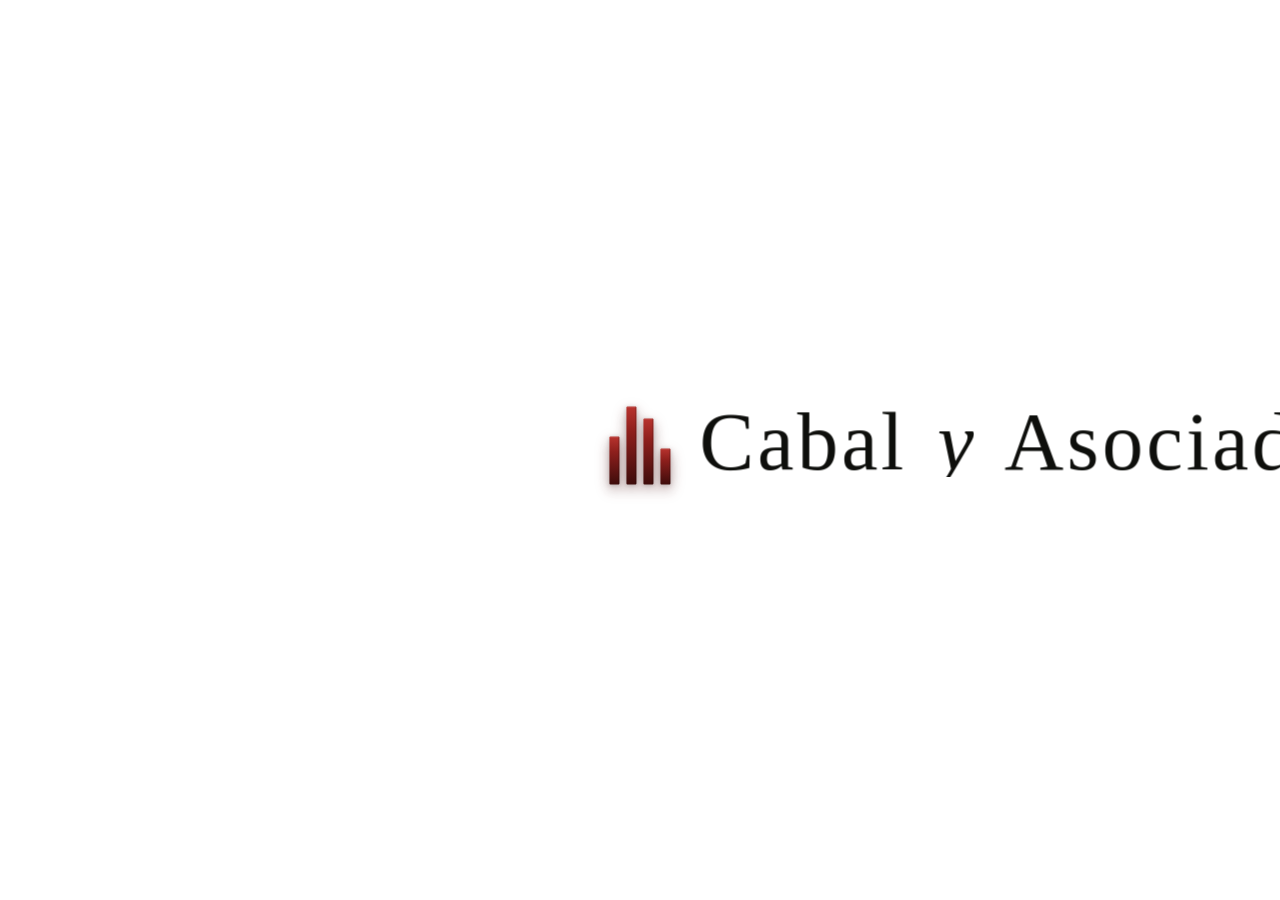
<file: LogoIntro.html>
<!doctype html>
<html lang="es">
<head>
<meta charset="utf-8">
<title>Cabal y Asociados</title>
<!-- Import brand.css so the lockup is pixel-identical to the landing/brandbook. -->
<link rel="stylesheet" href="brand.css">
<style>
  * { box-sizing: border-box; margin: 0; padding: 0; }
  html, body { height: 100%; overflow: hidden; }
  body {
    background: #FFFFFF;
    -webkit-font-smoothing: antialiased;
    text-rendering: optimizeLegibility;
  }

  .stage {
    position: fixed;
    inset: 0;
    display: flex;
    align-items: center;
    justify-content: center;
    background: #FFFFFF;
    overflow: hidden;
    transition: background 900ms cubic-bezier(0.65, 0, 0.35, 1);
  }
  .stage.dark { background: #0E0F0C; }

  /* ─── Lockup — reuses brand.css .monogram and .wordmark classes ─── */
  .lockup-row {
    display: inline-flex;
    align-items: flex-end;
    gap: 29px;
    position: relative;
    z-index: 2;
    transform: translate(var(--shift-x, 0px), -0.5vh);
    transition: transform 900ms cubic-bezier(0.22, 1, 0.36, 1);
  }

  /* The brand .monogram takes its height + stroke from inline CSS variables.
     We override the bar animation so they start hidden and build in. */
  .monogram i {
    transform-origin: bottom center;
    transform: scaleY(0);
  }

  /* Wordmark colors — inherits from brand.css, only controls color per mode */
  .wordmark {
    color: #0E0F0C;
    white-space: nowrap;
    transition: color 900ms cubic-bezier(0.65, 0, 0.35, 1);
  }
  .stage.dark .wordmark { color: #FAF7F0; }

  /* In brand.css .wordmark .amp is italic — we want it to keep italic but
     NOT be claret. Override any color the brand file might add. */
  .wordmark .amp {
    color: inherit;
    font-style: italic;
    font-family: 'Instrument Serif', serif;
    font-weight: 400;
    letter-spacing: 0;
  }

  /* Each word lives inside a clipped container so letters rise cleanly. */
  .w {
    display: inline-block;
    overflow: hidden;
    vertical-align: baseline;
  }
  .w > span {
    display: inline-block;
    transform: translateY(110%);
    will-change: transform;
  }
  .amp-wrap {
    display: inline-block;
    overflow: hidden;
    vertical-align: baseline;
  }
  .amp-wrap > .amp {
    display: inline-block;
    transform: translateY(110%);
    will-change: transform;
  }

  /* Dark-mode brighter bars (matches the dark preview in Brandbook) */
  .stage.dark .monogram i {
    background: linear-gradient(180deg, #C83D35 0%, #A32824 50%, #7A1715 100%);
    box-shadow:
      inset 1px 0 0 rgba(255,255,255,0.22),
      inset -1px 0 0 rgba(0,0,0,0.35);
    filter: drop-shadow(0 8px 18px rgba(229, 57, 53, 0.38));
    transition: background 900ms, filter 900ms, box-shadow 900ms;
  }
  .monogram i { transition: background 900ms, filter 900ms, box-shadow 900ms; }

  /* ═════════ TIMELINE ═════════
     0.2 – 2.0s  bars build center stage (2, 3, 1, 4 with overshoot)
     2.0 – 2.9s  lockup slides into final position
     2.7 – 3.8s  wordmark words rise (Cabal, y, Asociados)
     3.8 – 4.4s  hold light
     4.4 – 5.3s  transition to dark
     5.3s +      pause
  */
  .anim .monogram i:nth-child(2) { animation: barGrow 850ms cubic-bezier(0.16, 1, 0.3, 1)  200ms both; }
  .anim .monogram i:nth-child(3) { animation: barGrow 850ms cubic-bezier(0.16, 1, 0.3, 1)  600ms both; }
  .anim .monogram i:nth-child(1) { animation: barGrow 850ms cubic-bezier(0.16, 1, 0.3, 1)  950ms both; }
  .anim .monogram i:nth-child(4) { animation: barGrow 800ms cubic-bezier(0.16, 1, 0.3, 1) 1250ms both; }
  @keyframes barGrow {
    0%   { transform: scaleY(0); }
    60%  { transform: scaleY(1.05); }
    100% { transform: scaleY(1); }
  }

  .anim .w.w1 > span       { animation: letterRise 900ms cubic-bezier(0.16, 1, 0.3, 1) 2700ms both; }
  .anim .amp-wrap > .amp   { animation: letterRise 800ms cubic-bezier(0.16, 1, 0.3, 1) 3000ms both; }
  .anim .w.w2 > span       { animation: letterRise 900ms cubic-bezier(0.16, 1, 0.3, 1) 3200ms both; }
  @keyframes letterRise {
    0%   { transform: translateY(110%); }
    100% { transform: translateY(0); }
  }

  @media (prefers-reduced-motion: reduce) {
    .anim * { animation-duration: 0.01ms !important; transition-duration: 0.01ms !important; }
  }
</style>
</head>
<body>

<div class="stage anim" id="stage">
  <!-- Structure mirrors brand.css .wordmark + .monogram, so it renders identically. -->
  <div class="lockup-row" id="lockup">
    <span class="monogram" style="--m-h: 78px; --m-w: 10.5px; --m-gap: 6.4px;">
      <i></i><i></i><i></i><i></i>
    </span>
    <span class="wordmark" style="font-size: 82px; line-height: 0.85;">
      <span class="w w1"><span>Cabal</span></span>
      <span class="amp-wrap"><span class="amp">y</span></span>
      <span class="w w2"><span>Asociados</span></span>
    </span>
  </div>
</div>

<script>
  const stage  = document.getElementById('stage');
  const lockup = document.getElementById('lockup');
  const word   = lockup.querySelector('.wordmark');

  /* Step 1 — before the animation, shift the lockup so the monogram sits at
     stage-center. Once the wordmark reveals (t ≈ 2000ms), we slide back to 0
     and the full composition lands centered. */
  function positionForEntrance() {
    // Hide wordmark for an accurate width measure (without visible flash).
    word.style.visibility = 'hidden';
    // Force reflow to read widths deterministically.
    void word.offsetWidth;
    const wordWidth = word.getBoundingClientRect().width;
    const gap = 29;
    const shift = (wordWidth + gap) / 2;
    lockup.style.setProperty('--shift-x', shift + 'px');
    word.style.visibility = '';
  }

  // Wait a tick so fonts can measure correctly.
  if (document.fonts && document.fonts.ready) {
    document.fonts.ready.then(positionForEntrance);
  } else {
    positionForEntrance();
  }

  // Step 2 — slide lockup back to centered at t=2000ms.
  setTimeout(() => { lockup.style.setProperty('--shift-x', '0px'); }, 2000);

  // Step 3 — flip to dark at t=4400ms, then pause forever.
  setTimeout(() => { stage.classList.add('dark'); }, 4400);
</script>

</body></html>
</file>
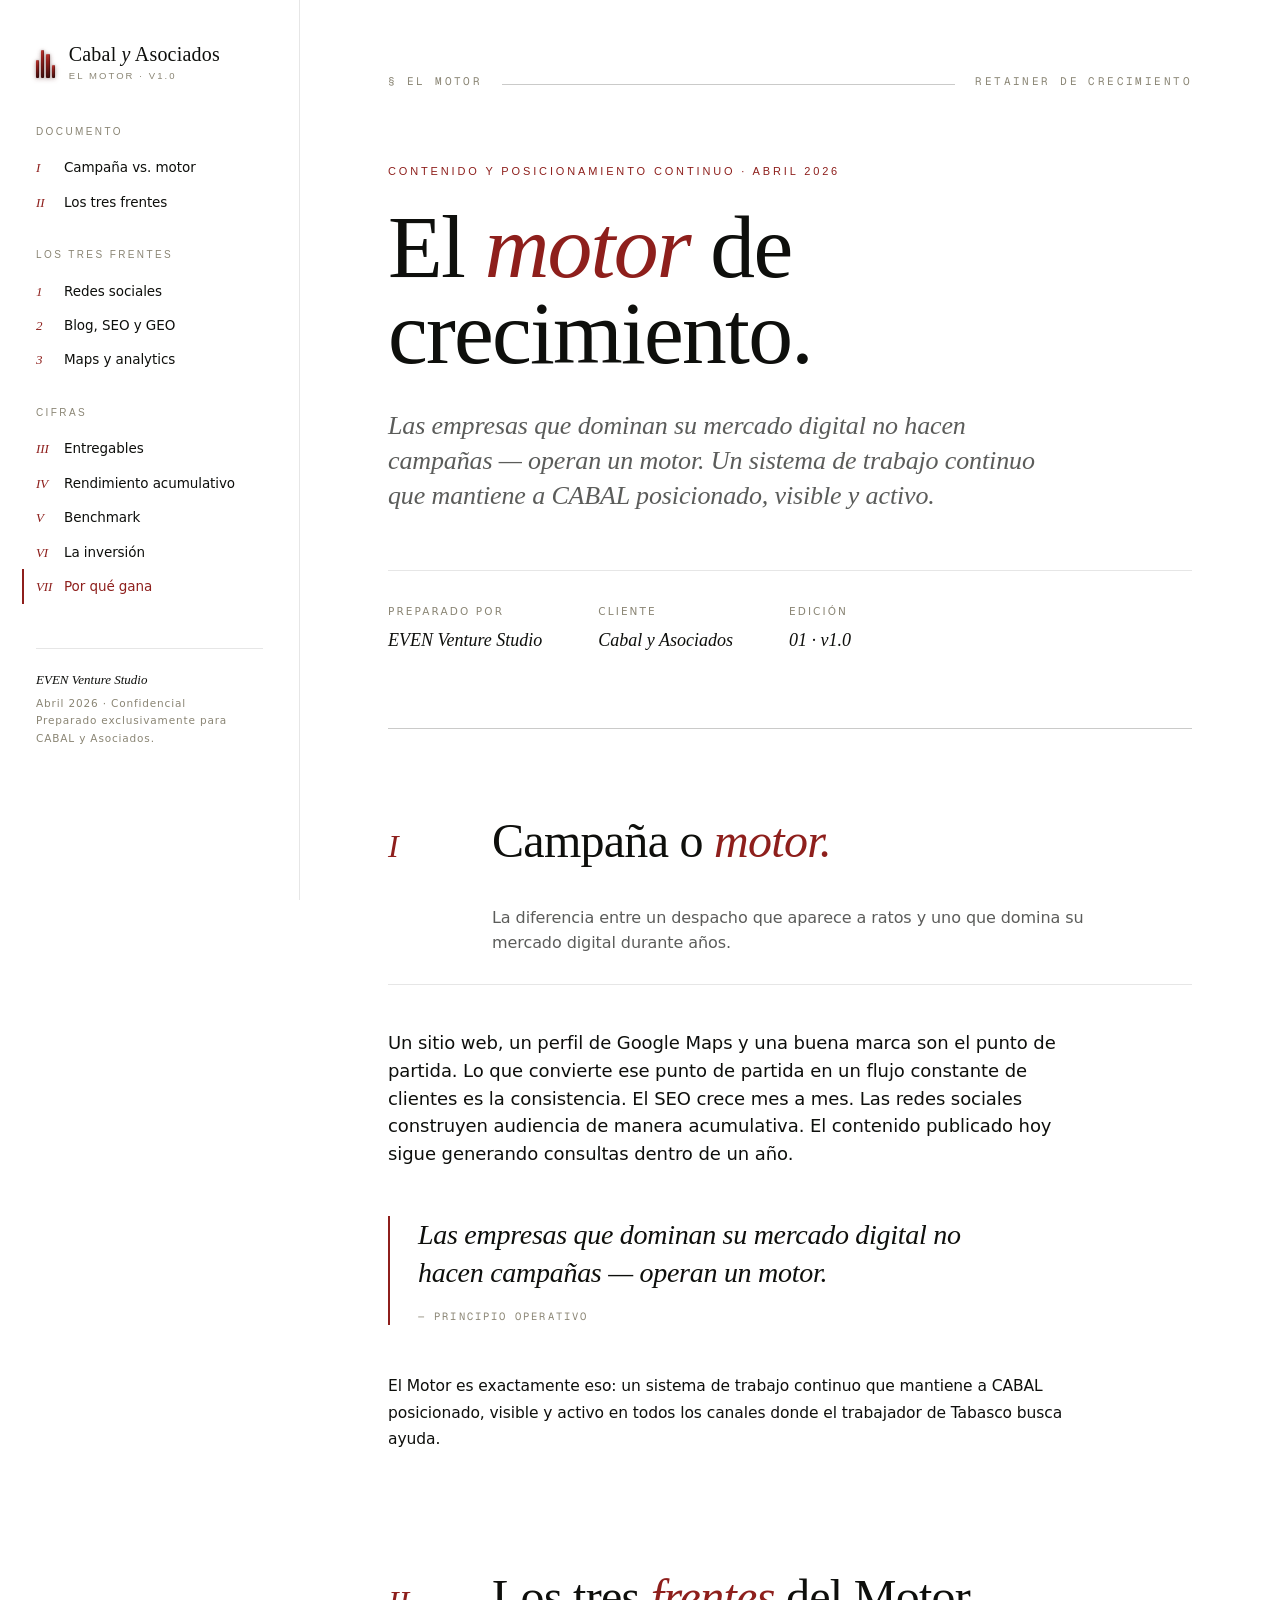
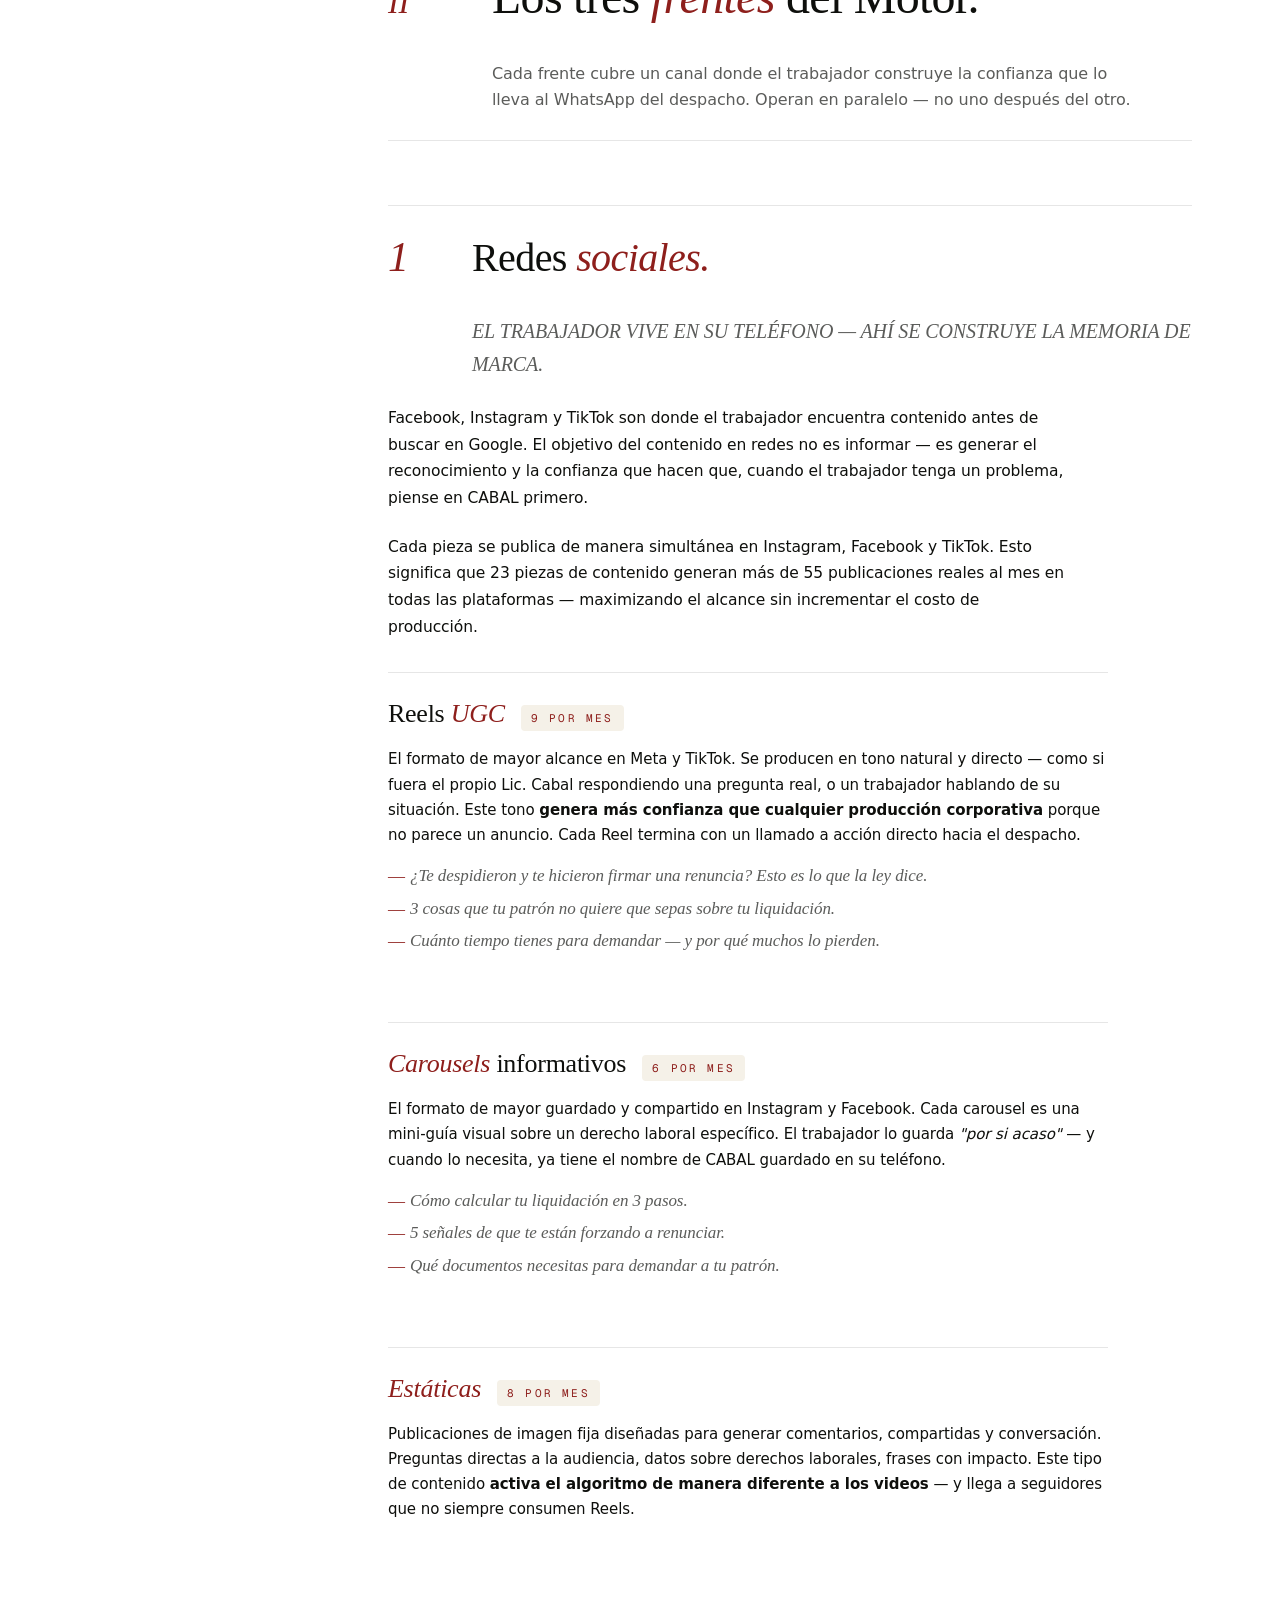
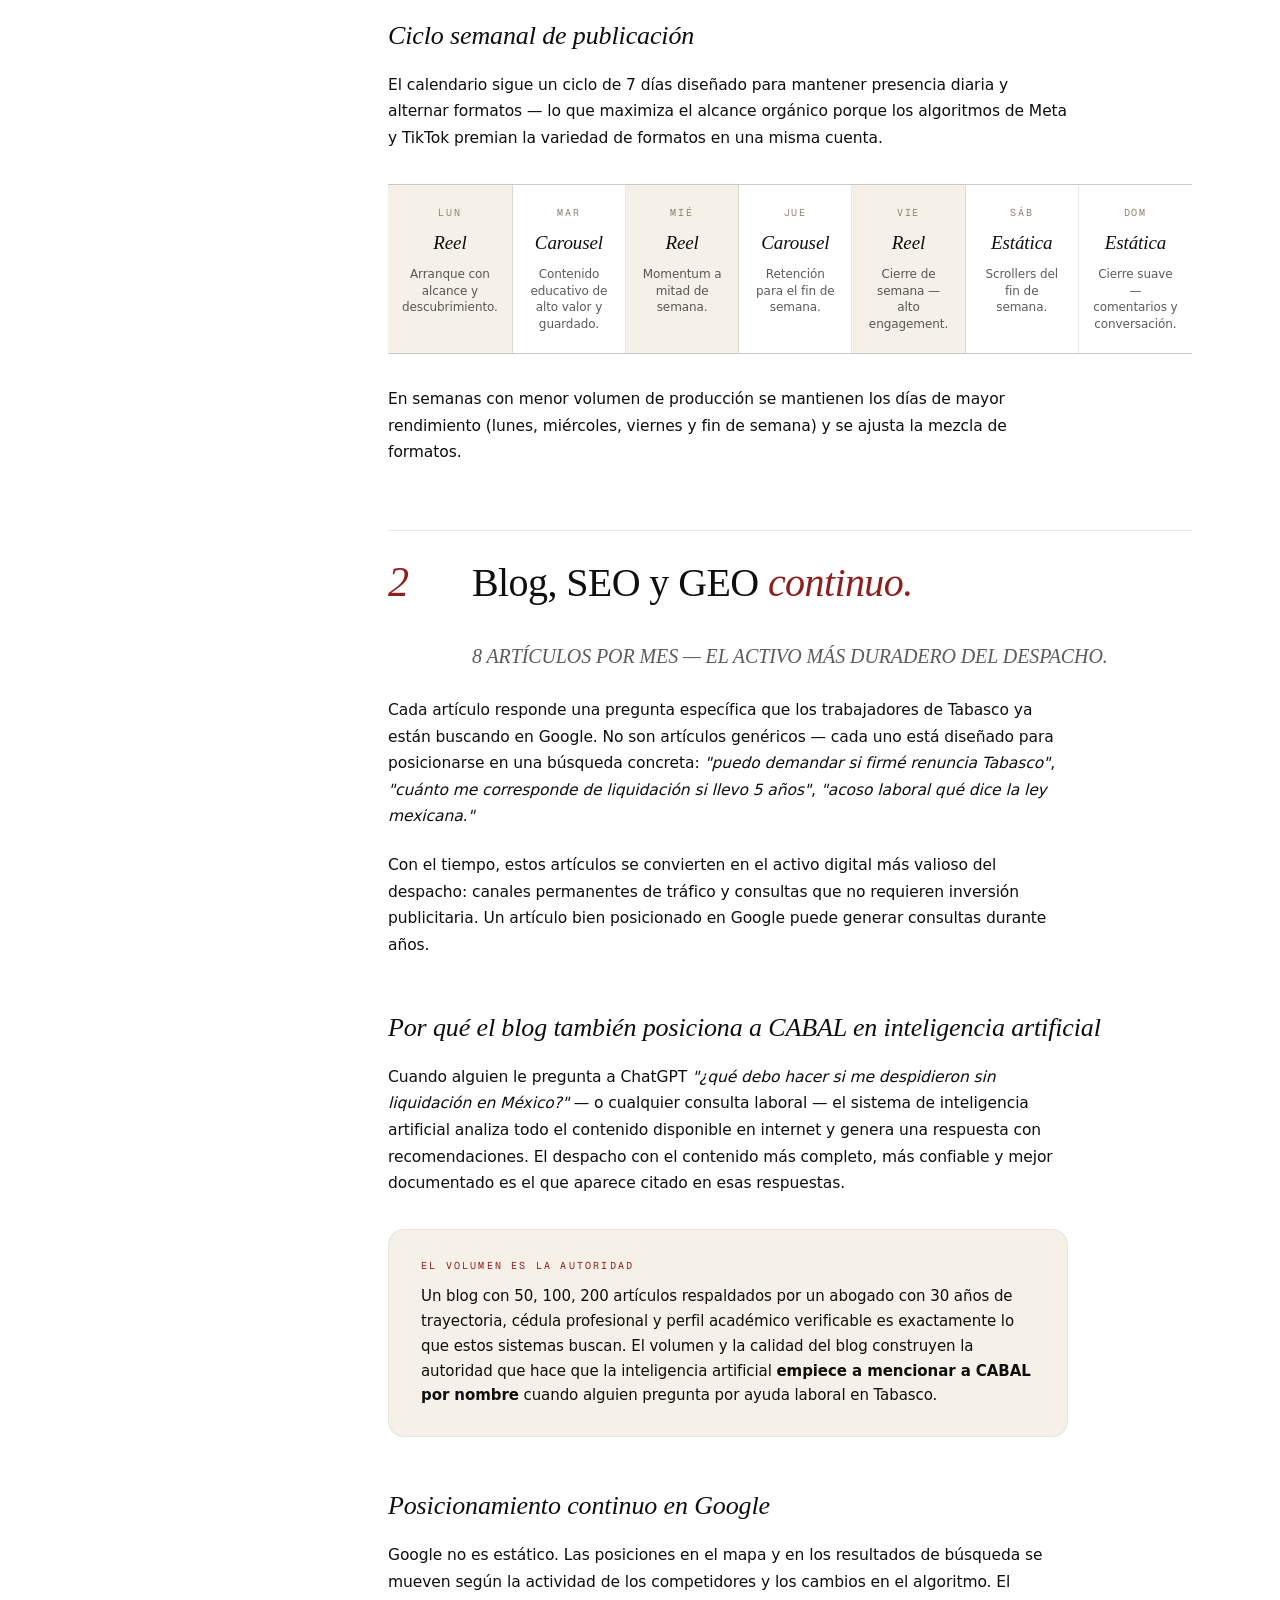
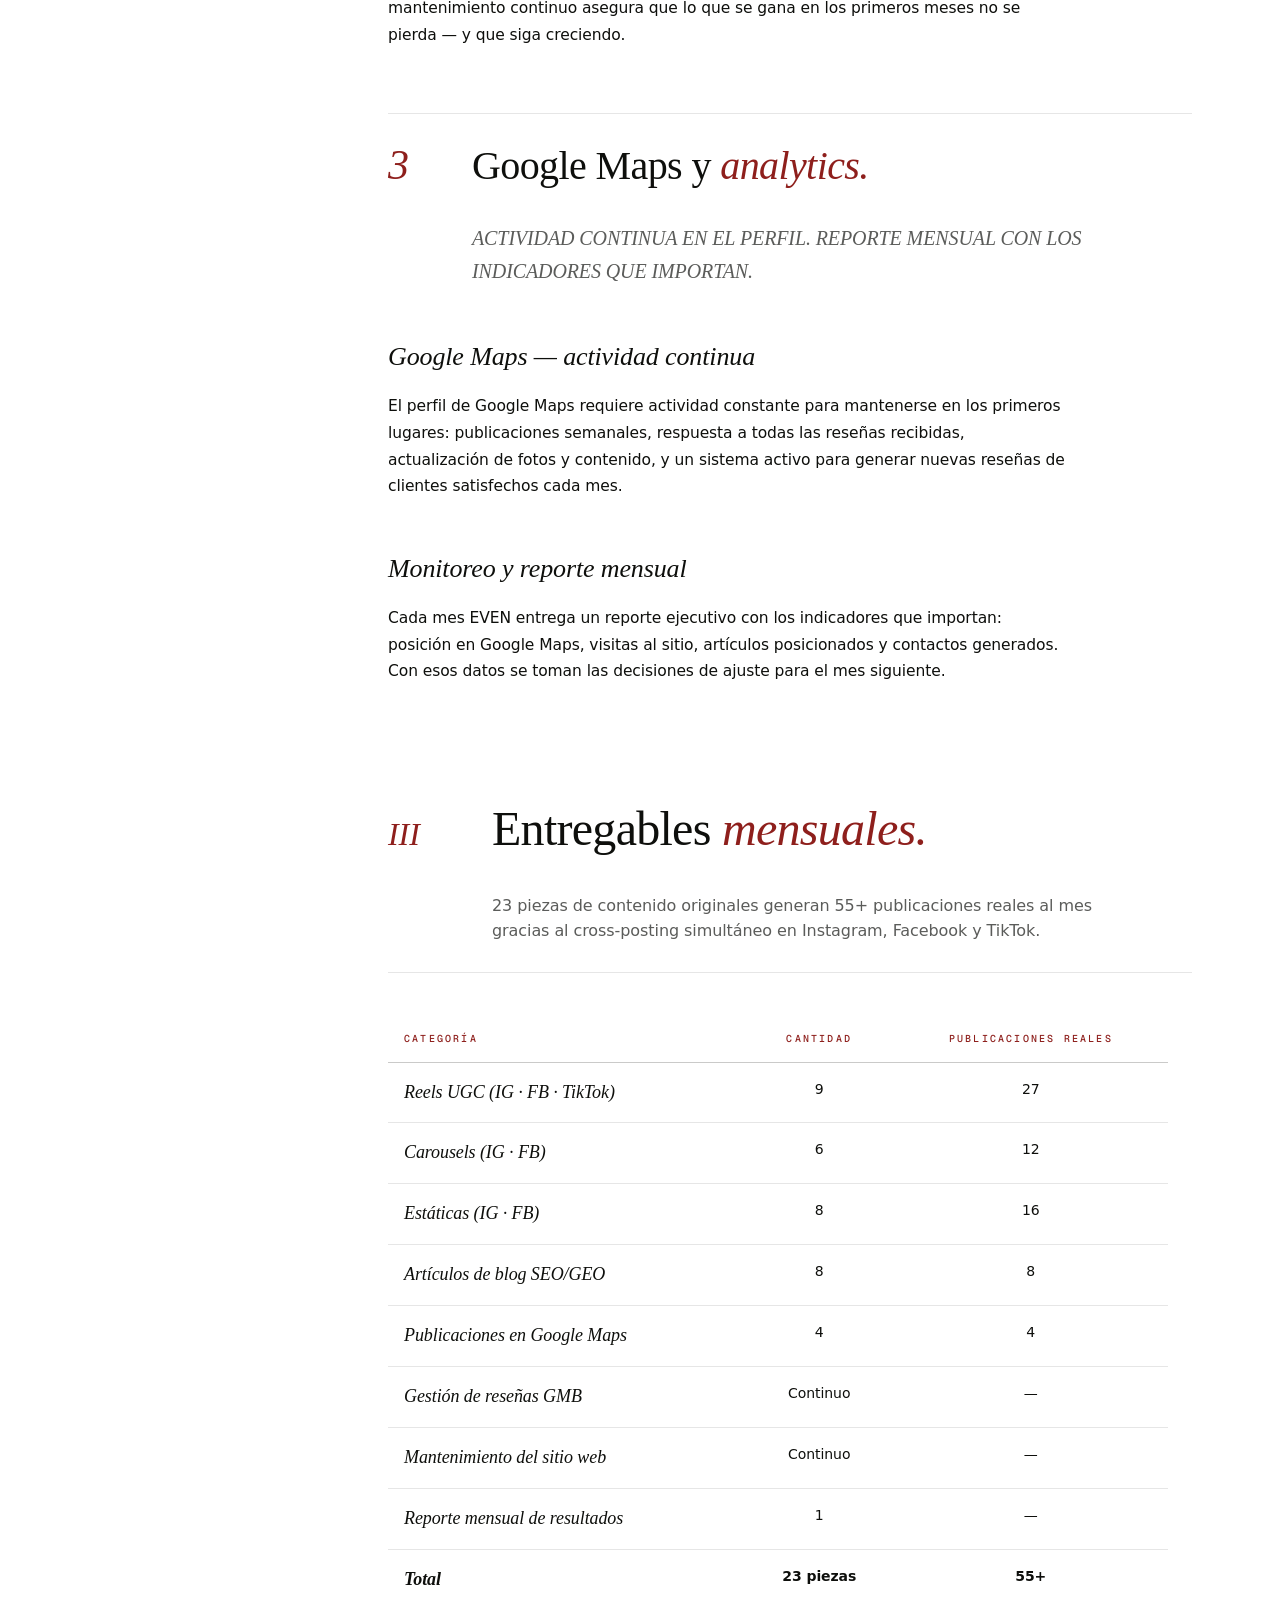
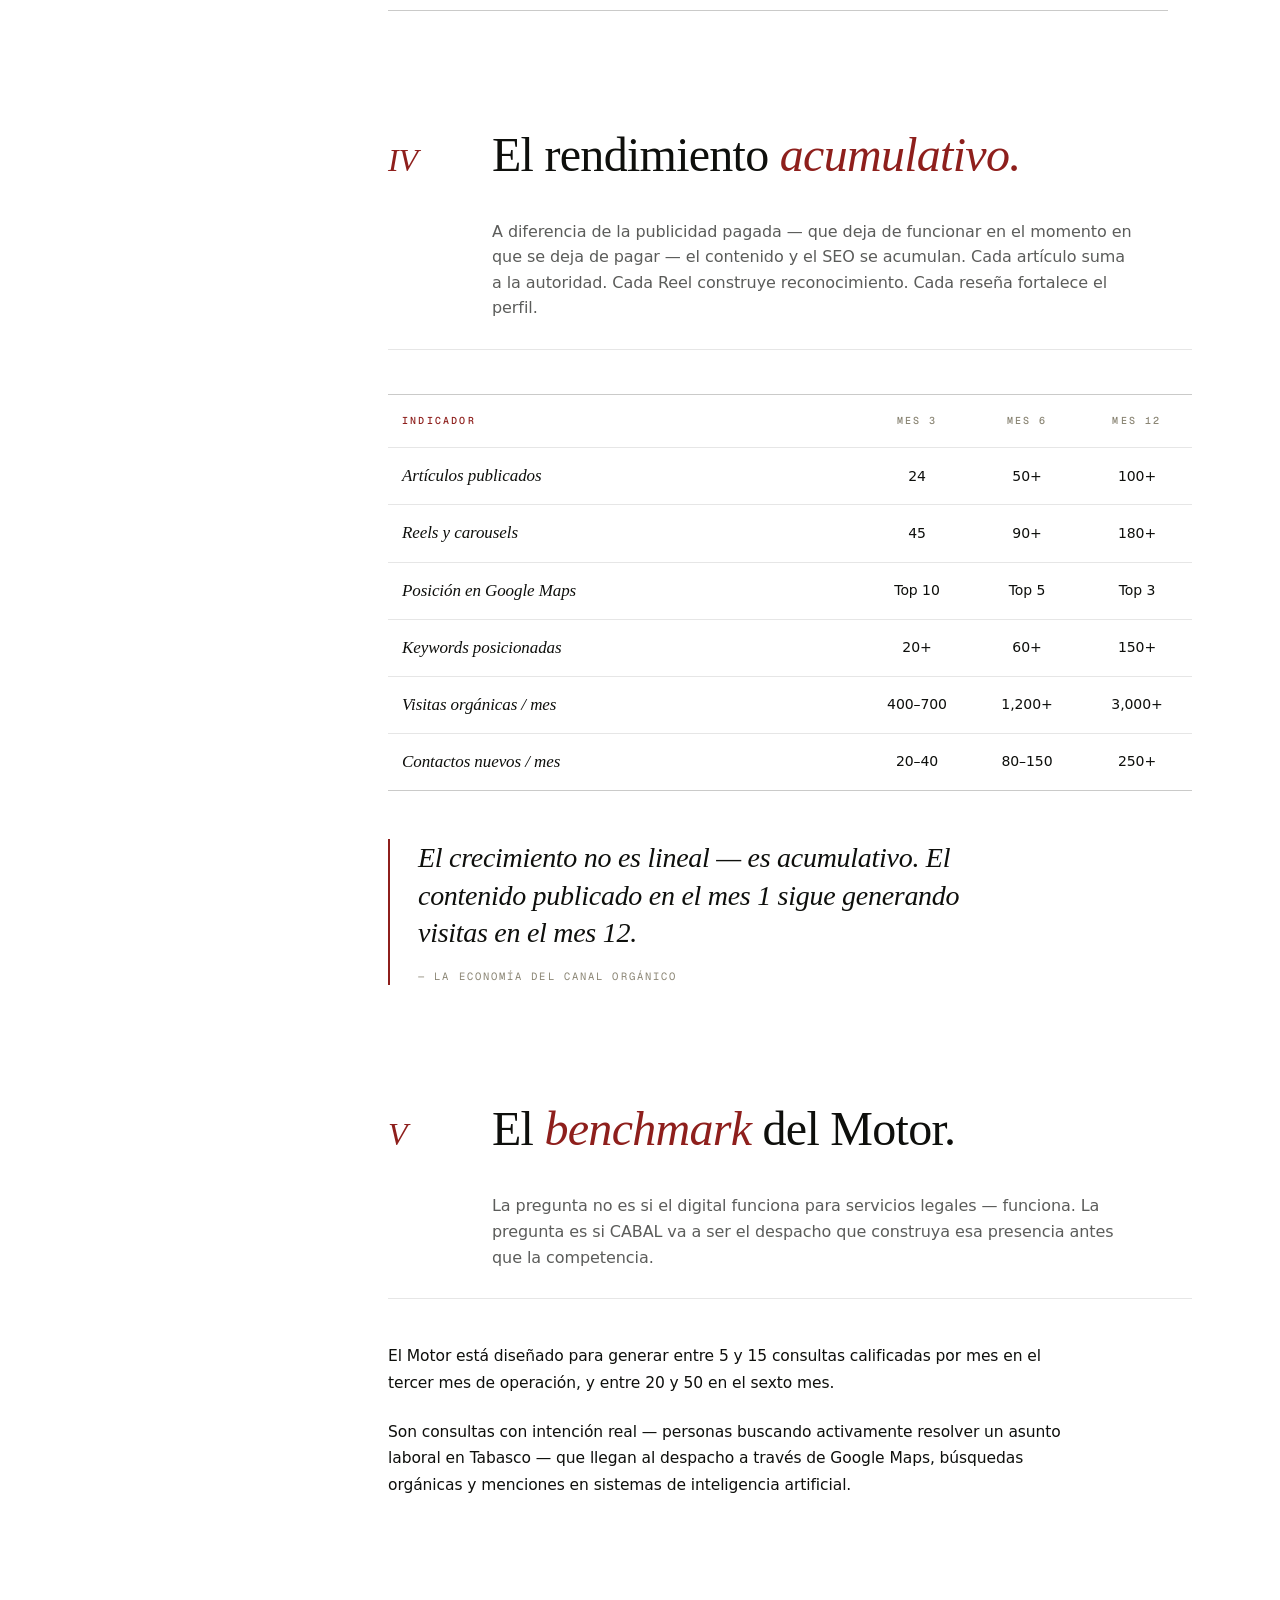
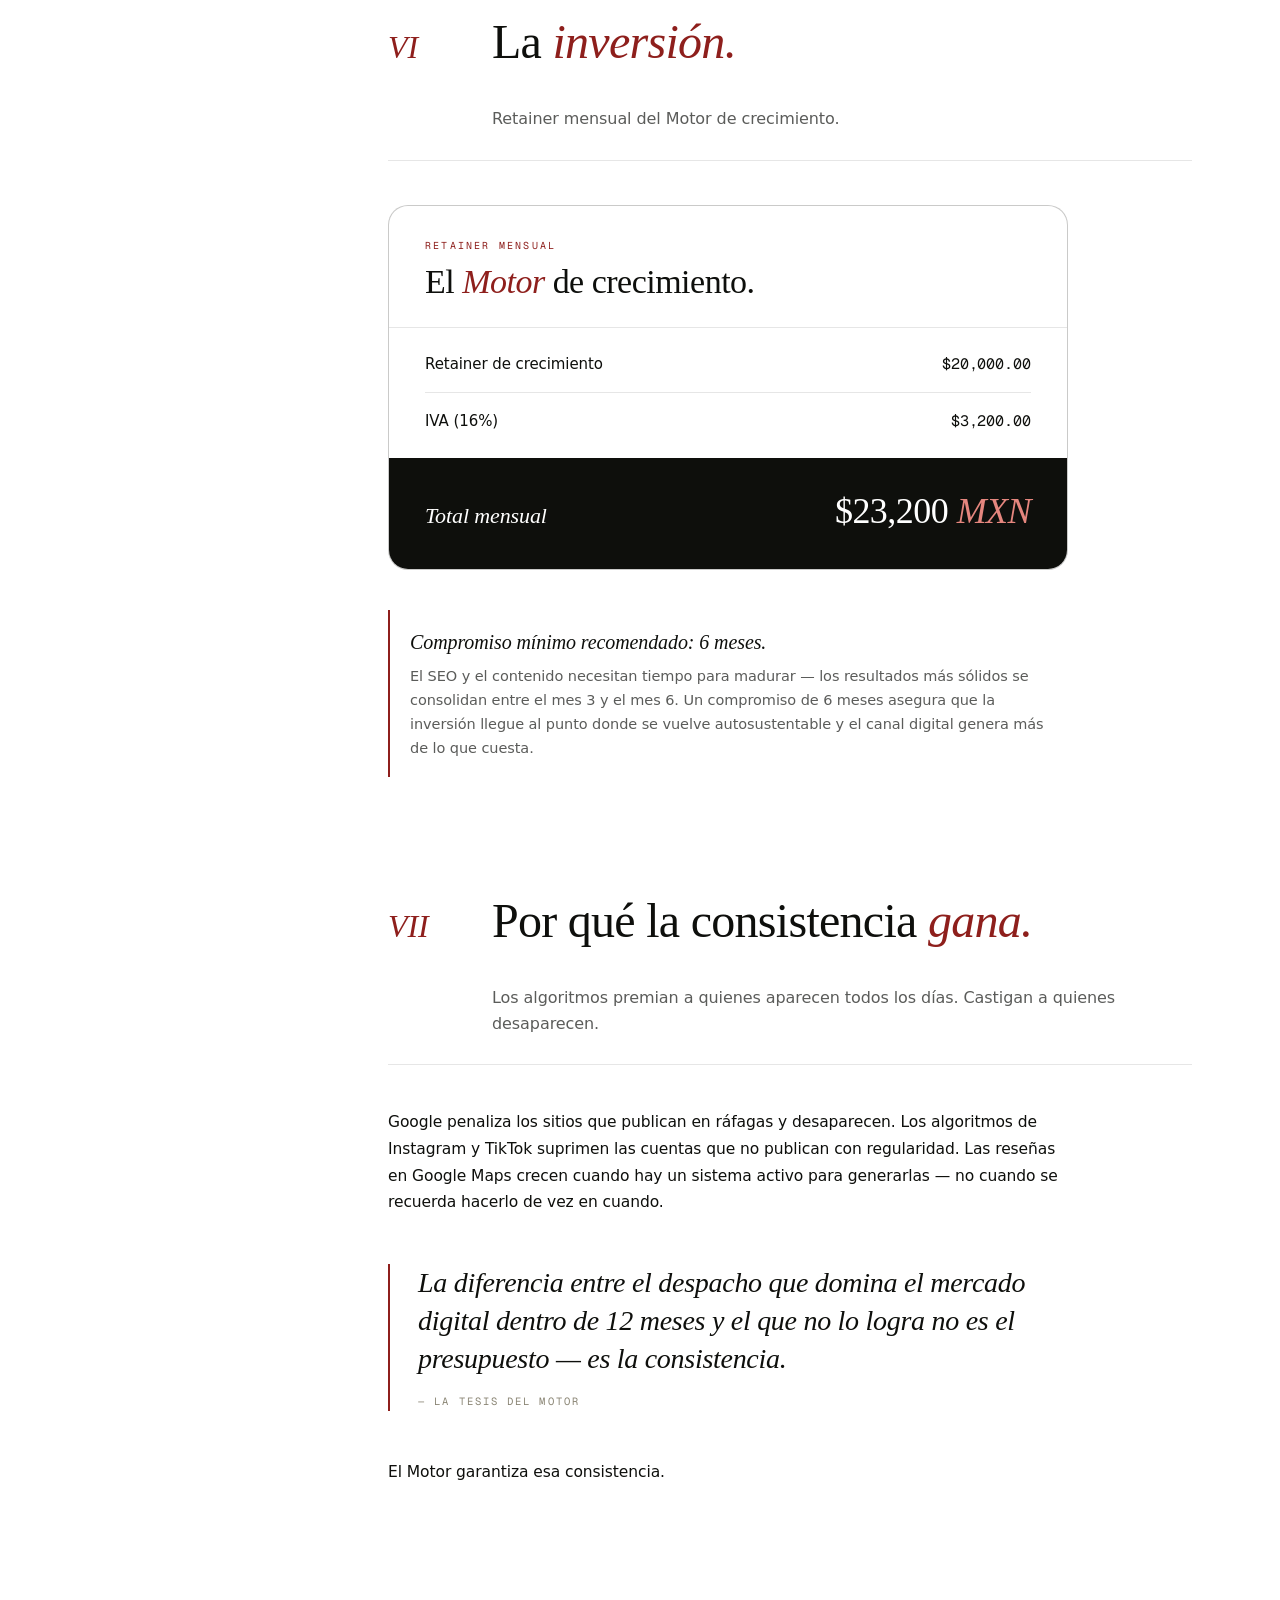
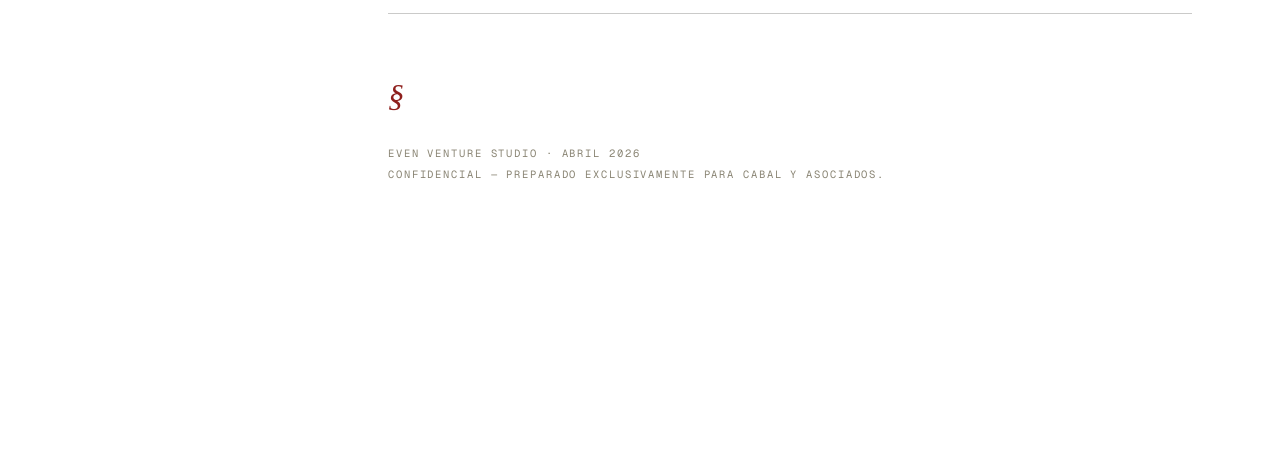
<file: Motor.html>
<!DOCTYPE html>
<html lang="es">
<head>
<meta charset="utf-8">
<title>Cabal y Asociados — El Motor · Contenido y Posicionamiento Continuo</title>
<meta name="viewport" content="width=device-width, initial-scale=1, maximum-scale=5">
<link rel="stylesheet" href="brand.css">
<link rel="preconnect" href="https://fonts.googleapis.com">
<link rel="preconnect" href="https://fonts.gstatic.com" crossorigin>
<link href="https://fonts.googleapis.com/css2?family=Geist+Mono:wght@400;500&display=swap" rel="stylesheet">
<style>
  :root {
    --st-nav-w: 300px;
    --st-content-max: 880px;
    --st-gutter: 88px;
  }

  * { box-sizing: border-box; }
  html, body { margin: 0; padding: 0; }
  body {
    font-family: 'Geist', -apple-system, system-ui, sans-serif;
    background: var(--paper);
    color: var(--ink);
    font-size: 15.5px;
    line-height: 1.65;
    letter-spacing: -0.005em;
    -webkit-font-smoothing: antialiased;
  }

  /* ─── Layout ─── */
  .layout {
    display: grid;
    grid-template-columns: var(--st-nav-w) 1fr;
    min-height: 100vh;
  }

  /* ─── Mobile nav toggle (hidden on desktop) ─── */
  .mobile-nav-toggle {
    display: none;
    position: fixed;
    top: 16px;
    right: 16px;
    z-index: 100;
    width: 44px;
    height: 44px;
    border-radius: 50%;
    background: var(--paper);
    border: 1px solid var(--border-strong);
    align-items: center;
    justify-content: center;
    cursor: pointer;
    box-shadow: 0 2px 8px rgba(14,15,12,0.08);
  }
  .mobile-nav-toggle span {
    display: block;
    width: 18px;
    height: 1.5px;
    background: var(--ink);
    position: relative;
  }
  .mobile-nav-toggle span::before,
  .mobile-nav-toggle span::after {
    content: '';
    position: absolute;
    left: 0;
    width: 18px;
    height: 1.5px;
    background: var(--ink);
  }
  .mobile-nav-toggle span::before { top: -6px; }
  .mobile-nav-toggle span::after { top: 6px; }

  /* ─── Side nav ─── */
  nav.side {
    position: sticky;
    top: 0;
    align-self: start;
    height: 100vh;
    padding: 44px 36px 40px;
    border-right: 1px solid var(--border-default);
    overflow-y: auto;
    background: var(--paper);
  }
  nav.side .brand {
    display: flex;
    align-items: center;
    gap: 14px;
    margin-bottom: 40px;
    text-decoration: none;
    color: var(--ink);
  }
  nav.side .brand .monogram {
    --m-h: 28px; --m-w: 3.2px; --m-gap: 2px;
  }
  nav.side .brand-name {
    font-family: 'Instrument Serif', serif;
    font-size: 20px;
    line-height: 1;
    letter-spacing: 0.01em;
  }
  nav.side .brand-name em { font-style: italic; }
  nav.side .brand-sub {
    font-family: 'Geist', sans-serif;
    font-size: 9.5px;
    letter-spacing: 0.22em;
    text-transform: uppercase;
    color: var(--stone-2);
    margin-top: 4px;
  }
  nav.side .group-title {
    font-family: 'Geist', sans-serif;
    font-size: 10px;
    letter-spacing: 0.24em;
    text-transform: uppercase;
    color: var(--stone-2);
    margin: 28px 0 10px;
    font-weight: 500;
  }
  nav.side .group-title:first-of-type { margin-top: 0; }
  nav.side ul {
    list-style: none;
    padding: 0;
    margin: 0;
  }
  nav.side li a {
    display: flex;
    align-items: baseline;
    gap: 10px;
    padding: 6px 0 6px 12px;
    color: var(--text-primary);
    text-decoration: none;
    font-size: 13.5px;
    font-weight: 400;
    border-left: 2px solid transparent;
    margin-left: -14px;
    transition: color var(--t-micro) var(--ease-in-out),
                border-color var(--t-micro) var(--ease-in-out);
  }
  nav.side li a .n {
    font-family: 'Instrument Serif', serif;
    font-style: italic;
    font-size: 13px;
    color: var(--claret);
    min-width: 18px;
  }
  nav.side li a:hover {
    color: var(--claret);
    border-left-color: var(--claret);
  }
  nav.side li a.active {
    color: var(--claret);
    border-left-color: var(--claret);
    font-weight: 500;
  }
  nav.side .foot {
    margin-top: 44px;
    padding-top: 20px;
    border-top: 1px solid var(--rule);
    font-size: 10.5px;
    color: var(--stone-2);
    letter-spacing: 0.08em;
    line-height: 1.7;
  }
  nav.side .foot b {
    display: block;
    font-family: 'Instrument Serif', serif;
    font-style: italic;
    color: var(--ink);
    font-size: 13px;
    letter-spacing: 0;
    font-weight: 400;
    margin-bottom: 4px;
  }

  /* ─── Main ─── */
  main {
    padding: 72px var(--st-gutter) 160px;
    max-width: calc(var(--st-content-max) + var(--st-gutter) * 2);
  }
  main > section {
    margin-bottom: 120px;
    scroll-margin-top: 40px;
  }

  /* ─── Cover ─── */
  .cover {
    padding-bottom: 72px;
    border-bottom: 1px solid var(--rule-strong);
    margin-bottom: 88px;
  }
  .cover .cov-top {
    display: flex;
    align-items: baseline;
    gap: 20px;
    margin-bottom: 72px;
    font-family: 'Geist Mono', ui-monospace, monospace;
    font-size: 11px;
    letter-spacing: 0.22em;
    text-transform: uppercase;
    color: var(--stone-2);
  }
  .cover .cov-top .r { flex: 1; height: 1px; background: var(--rule-strong); }
  .cover .kicker {
    font-family: 'Geist', sans-serif;
    font-size: 11px;
    letter-spacing: 0.26em;
    text-transform: uppercase;
    color: var(--claret);
    margin-bottom: 24px;
  }
  .cover h1 {
    font-family: 'Instrument Serif', serif;
    font-weight: 400;
    font-size: clamp(52px, 7vw, 96px);
    line-height: 0.96;
    letter-spacing: -0.02em;
    margin: 0 0 32px;
  }
  .cover h1 em { font-style: italic; color: var(--claret); }
  .cover .lede {
    font-family: 'Instrument Serif', serif;
    font-style: italic;
    font-size: clamp(20px, 2.3vw, 26px);
    line-height: 1.35;
    max-width: 680px;
    color: var(--text-secondary);
    letter-spacing: -0.005em;
    margin: 0 0 56px;
  }
  .cover .meta-row {
    display: flex;
    gap: 56px;
    padding-top: 32px;
    border-top: 1px solid var(--rule);
    flex-wrap: wrap;
  }
  .cover .meta-row > div {
    font-size: 10.5px;
    letter-spacing: 0.2em;
    text-transform: uppercase;
    color: var(--stone-2);
  }
  .cover .meta-row b {
    display: block;
    font-family: 'Instrument Serif', serif;
    font-style: italic;
    font-size: 18px;
    letter-spacing: 0;
    text-transform: none;
    color: var(--ink);
    font-weight: 400;
    margin-top: 6px;
  }

  /* ─── Section header ─── */
  .sec-head {
    display: grid;
    grid-template-columns: 80px 1fr;
    gap: 24px;
    align-items: baseline;
    padding-bottom: 28px;
    border-bottom: 1px solid var(--rule);
    margin-bottom: 44px;
  }
  .sec-head .num {
    font-family: 'Instrument Serif', serif;
    font-style: italic;
    font-size: 32px;
    color: var(--claret);
    line-height: 1;
  }
  .sec-head h2 {
    margin: 0;
    font-family: 'Instrument Serif', serif;
    font-weight: 400;
    font-size: clamp(32px, 4.2vw, 48px);
    line-height: 1;
    letter-spacing: -0.015em;
  }
  .sec-head h2 em { font-style: italic; color: var(--claret); }
  .sec-head .desc {
    grid-column: 2;
    margin-top: 16px;
    font-size: 16px;
    line-height: 1.6;
    color: var(--text-secondary);
    max-width: 640px;
  }

  /* ─── Prose ─── */
  .prose { max-width: 680px; }
  .prose p {
    margin: 0 0 22px;
    font-size: 15.5px;
    line-height: 1.72;
    color: var(--text-primary);
  }
  .prose p.lead {
    font-size: 18px;
    line-height: 1.55;
    color: var(--text-primary);
  }
  .prose strong {
    font-weight: 500;
    color: var(--ink);
  }
  .prose ul {
    margin: 0 0 24px;
    padding-left: 22px;
  }
  .prose ul li {
    margin-bottom: 10px;
    line-height: 1.65;
    color: var(--text-primary);
  }
  .prose ul li::marker { color: var(--claret); }

  /* ─── Subsection ─── */
  h3.sub-h {
    font-family: 'Instrument Serif', serif;
    font-weight: 400;
    font-style: italic;
    font-size: 26px;
    margin: 48px 0 14px;
    letter-spacing: -0.005em;
    color: var(--ink);
  }
  h3.sub-h + p { margin-top: 0; }

  /* ─── Pull quote ─── */
  .pull {
    margin: 48px 0;
    padding: 0 0 0 28px;
    border-left: 2px solid var(--claret);
    max-width: 640px;
  }
  .pull q {
    display: block;
    font-family: 'Instrument Serif', serif;
    font-style: italic;
    font-size: 28px;
    line-height: 1.35;
    letter-spacing: -0.01em;
    color: var(--ink);
    quotes: none;
  }
  .pull q::before, .pull q::after { content: ''; }
  .pull .cite {
    display: block;
    margin-top: 16px;
    font-family: 'Geist Mono', ui-monospace, monospace;
    font-size: 10.5px;
    letter-spacing: 0.2em;
    text-transform: uppercase;
    color: var(--stone-2);
  }

  /* ─── Callout ─── */
  .callout {
    margin: 32px 0;
    padding: 28px 32px;
    background: var(--paper-2);
    border-radius: var(--r-lg);
    border: 1px solid var(--border-subtle);
    max-width: 680px;
  }
  .callout .tag {
    font-family: 'Geist Mono', ui-monospace, monospace;
    font-size: 10px;
    letter-spacing: 0.22em;
    text-transform: uppercase;
    color: var(--claret);
    margin-bottom: 10px;
  }
  .callout p {
    margin: 0;
    font-size: 15px;
    line-height: 1.65;
    color: var(--text-primary);
  }
  .callout p + p { margin-top: 12px; }

  /* ─── Frente (Pillar) header ─── */
  .frente-head {
    display: grid;
    grid-template-columns: 60px 1fr;
    gap: 24px;
    align-items: baseline;
    margin: 64px 0 24px;
    padding-top: 32px;
    border-top: 1px solid var(--rule);
  }
  .frente-head .num {
    font-family: 'Instrument Serif', serif;
    font-style: italic;
    font-size: 42px;
    color: var(--claret);
    line-height: 0.9;
  }
  .frente-head h3 {
    margin: 0;
    font-family: 'Instrument Serif', serif;
    font-weight: 400;
    font-size: clamp(30px, 3.6vw, 40px);
    line-height: 1.02;
    letter-spacing: -0.015em;
    color: var(--ink);
  }
  .frente-head h3 em { font-style: italic; color: var(--claret); }
  .frente-head .sub {
    grid-column: 2;
    margin-top: 12px;
    font-family: 'Instrument Serif', serif;
    font-style: italic;
    font-size: 20px;
    color: var(--text-secondary);
    letter-spacing: -0.005em;
  }

  /* ─── Format breakdown (Reels / Carousels / Estáticas) ─── */
  .format {
    max-width: 720px;
    margin: 32px 0;
    padding: 28px 0;
    border-top: 1px solid var(--rule);
  }
  .format:last-child { border-bottom: 1px solid var(--rule); }
  .format-head {
    display: flex;
    align-items: baseline;
    gap: 16px;
    margin-bottom: 16px;
    flex-wrap: wrap;
  }
  .format-head .ttl {
    font-family: 'Instrument Serif', serif;
    font-size: 26px;
    line-height: 1;
    letter-spacing: -0.01em;
    color: var(--ink);
  }
  .format-head .ttl em { font-style: italic; color: var(--claret); }
  .format-head .qty {
    font-family: 'Geist Mono', ui-monospace, monospace;
    font-size: 11px;
    letter-spacing: 0.2em;
    text-transform: uppercase;
    color: var(--claret);
    padding: 4px 10px;
    background: var(--paper-2);
    border-radius: 4px;
  }
  .format p {
    margin: 0 0 16px;
    font-size: 15px;
    line-height: 1.68;
    color: var(--text-primary);
  }
  .format .examples {
    margin: 0;
    padding-left: 22px;
    list-style: none;
  }
  .format .examples li {
    position: relative;
    font-style: italic;
    font-family: 'Instrument Serif', serif;
    font-size: 17px;
    line-height: 1.45;
    color: var(--text-secondary);
    margin-bottom: 8px;
    letter-spacing: -0.005em;
  }
  .format .examples li::before {
    content: '—';
    position: absolute;
    left: -22px;
    color: var(--claret);
    font-style: normal;
  }

  /* ─── Data table ─── */
  .data-table {
    width: 100%;
    max-width: 780px;
    border-collapse: collapse;
    margin: 32px 0;
    font-size: 14px;
  }
  .data-table thead th {
    text-align: left;
    padding: 14px 16px;
    font-family: 'Geist Mono', ui-monospace, monospace;
    font-size: 10px;
    letter-spacing: 0.22em;
    text-transform: uppercase;
    color: var(--claret);
    font-weight: 500;
    border-bottom: 1px solid var(--rule-strong);
  }
  .data-table thead th:nth-child(n+2) { text-align: center; }
  .data-table tbody td {
    padding: 16px 16px;
    border-bottom: 1px solid var(--rule);
    vertical-align: top;
    color: var(--text-primary);
    line-height: 1.55;
  }
  .data-table tbody tr:last-child td { border-bottom: 1px solid var(--rule-strong); }
  .data-table tbody td:first-child {
    font-family: 'Instrument Serif', serif;
    font-style: italic;
    font-size: 18px;
    color: var(--ink);
    letter-spacing: -0.005em;
  }
  .data-table tbody td:nth-child(n+2) {
    text-align: center;
    font-variant-numeric: tabular-nums;
    font-weight: 500;
  }

  /* ─── Week cycle grid ─── */
  .week {
    display: grid;
    grid-template-columns: repeat(7, 1fr);
    gap: 0;
    margin: 32px 0;
    max-width: 880px;
    border-top: 1px solid var(--rule-strong);
    border-bottom: 1px solid var(--rule-strong);
  }
  .week .day {
    padding: 20px 14px;
    border-right: 1px solid var(--rule);
    text-align: center;
  }
  .week .day:last-child { border-right: none; }
  .week .day .d {
    font-family: 'Geist Mono', ui-monospace, monospace;
    font-size: 10px;
    letter-spacing: 0.18em;
    text-transform: uppercase;
    color: var(--stone-2);
    margin-bottom: 12px;
  }
  .week .day .fmt {
    font-family: 'Instrument Serif', serif;
    font-style: italic;
    font-size: 19px;
    color: var(--ink);
    letter-spacing: -0.005em;
    line-height: 1.1;
    margin-bottom: 12px;
  }
  .week .day .fmt.reel em { font-style: italic; color: var(--claret); }
  .week .day .obj {
    font-size: 12px;
    line-height: 1.4;
    color: var(--text-secondary);
  }
  .week .day[data-hot="1"] {
    background: var(--paper-2);
  }

  /* ─── Forecast grid ─── */
  .forecast {
    margin: 32px 0;
    max-width: 880px;
    border-top: 1px solid var(--rule-strong);
    border-bottom: 1px solid var(--rule-strong);
  }
  .forecast table {
    width: 100%;
    border-collapse: collapse;
    font-size: 14px;
  }
  .forecast thead th {
    text-align: left;
    padding: 18px 14px;
    font-family: 'Geist Mono', ui-monospace, monospace;
    font-size: 10px;
    letter-spacing: 0.22em;
    text-transform: uppercase;
    color: var(--stone-2);
    font-weight: 500;
    border-bottom: 1px solid var(--rule);
  }
  .forecast thead th:first-child { color: var(--claret); }
  .forecast thead th:not(:first-child) { text-align: center; width: 110px; }
  .forecast tbody td {
    padding: 14px 14px;
    border-bottom: 1px solid var(--rule);
    color: var(--text-primary);
  }
  .forecast tbody td:first-child {
    font-family: 'Instrument Serif', serif;
    font-style: italic;
    font-size: 17px;
    color: var(--ink);
    letter-spacing: -0.005em;
  }
  .forecast tbody td:not(:first-child) {
    text-align: center;
    font-variant-numeric: tabular-nums;
    font-weight: 500;
  }
  .forecast tbody tr:last-child td { border-bottom: none; }

  /* ─── Pricing card ─── */
  .pricing {
    margin: 40px 0;
    max-width: 680px;
    border: 1px solid var(--border-strong);
    border-radius: var(--r-xl);
    padding: 0;
    overflow: hidden;
    background: var(--paper);
  }
  .pricing-head {
    padding: 32px 36px 28px;
    border-bottom: 1px solid var(--rule);
  }
  .pricing-head .tag {
    font-family: 'Geist Mono', ui-monospace, monospace;
    font-size: 10px;
    letter-spacing: 0.22em;
    text-transform: uppercase;
    color: var(--claret);
    margin-bottom: 10px;
  }
  .pricing-head h3 {
    margin: 0;
    font-family: 'Instrument Serif', serif;
    font-weight: 400;
    font-size: 34px;
    line-height: 1;
    letter-spacing: -0.015em;
  }
  .pricing-head h3 em { font-style: italic; color: var(--claret); }
  .pricing-lines {
    padding: 8px 36px;
  }
  .pricing-lines .line {
    display: flex;
    justify-content: space-between;
    align-items: baseline;
    padding: 16px 0;
    border-bottom: 1px solid var(--rule);
    font-size: 15px;
  }
  .pricing-lines .line:last-child { border-bottom: none; }
  .pricing-lines .line .label { color: var(--text-primary); }
  .pricing-lines .line .amt {
    font-family: 'Geist Mono', ui-monospace, monospace;
    font-variant-numeric: tabular-nums;
    color: var(--text-primary);
  }
  .pricing-total {
    padding: 24px 36px 28px;
    background: var(--ink);
    color: var(--paper);
    display: flex;
    justify-content: space-between;
    align-items: baseline;
  }
  .pricing-total .label {
    font-family: 'Instrument Serif', serif;
    font-style: italic;
    font-size: 22px;
    letter-spacing: -0.005em;
  }
  .pricing-total .amt {
    font-family: 'Instrument Serif', serif;
    font-size: 36px;
    letter-spacing: -0.015em;
    font-variant-numeric: tabular-nums;
  }
  .pricing-total .amt em {
    font-style: italic;
    color: var(--claret-light);
  }
  .pricing-note {
    margin-top: 20px;
    padding: 16px 20px;
    border-left: 2px solid var(--claret);
    max-width: 680px;
  }
  .pricing-note .k {
    font-family: 'Instrument Serif', serif;
    font-style: italic;
    font-size: 20px;
    color: var(--ink);
    letter-spacing: -0.005em;
    margin-bottom: 6px;
    display: block;
  }
  .pricing-note p {
    margin: 0;
    font-size: 14.5px;
    line-height: 1.65;
    color: var(--text-secondary);
  }

  /* ─── ROI callout ─── */
  .roi {
    margin: 32px 0;
    max-width: 680px;
    padding: 36px 40px;
    background: var(--ink);
    color: var(--paper);
    border-radius: var(--r-xl);
  }
  .roi .tag {
    font-family: 'Geist Mono', ui-monospace, monospace;
    font-size: 10px;
    letter-spacing: 0.22em;
    text-transform: uppercase;
    color: var(--claret-light);
    margin-bottom: 14px;
  }
  .roi .big {
    font-family: 'Instrument Serif', serif;
    font-size: clamp(28px, 3.4vw, 38px);
    line-height: 1.2;
    letter-spacing: -0.015em;
    margin-bottom: 18px;
  }
  .roi .big em { font-style: italic; color: var(--claret-light); }
  .roi p {
    margin: 0 0 12px;
    font-size: 14.5px;
    line-height: 1.65;
    color: var(--text-secondary-dark);
  }
  .roi p:last-child { margin-bottom: 0; }

  /* ─── Closing ─── */
  .closing {
    margin-top: 128px;
    padding-top: 56px;
    border-top: 1px solid var(--rule-strong);
  }
  .closing .end-mark {
    font-family: 'Instrument Serif', serif;
    font-style: italic;
    font-size: 32px;
    color: var(--claret);
    margin-bottom: 20px;
  }
  .closing .colofon {
    font-family: 'Geist Mono', ui-monospace, monospace;
    font-size: 10.5px;
    letter-spacing: 0.18em;
    text-transform: uppercase;
    color: var(--stone-2);
    line-height: 2;
  }

  /* ═══════════════ RESPONSIVE / MOBILE ═══════════════ */
  @media (max-width: 900px) {
    :root {
      --st-gutter: 24px;
    }
    body { font-size: 16px; }

    .layout { grid-template-columns: 1fr; }

    /* Mobile nav: drawer */
    .mobile-nav-toggle { display: flex; }
    nav.side {
      position: fixed;
      top: 0;
      left: 0;
      width: 300px;
      max-width: 85vw;
      height: 100vh;
      z-index: 90;
      transform: translateX(-100%);
      transition: transform 300ms var(--ease-out);
      box-shadow: 0 0 0 rgba(0,0,0,0);
      padding: 28px 28px 40px;
    }
    nav.side.open {
      transform: translateX(0);
      box-shadow: 12px 0 48px rgba(14,15,12,0.18);
    }
    .nav-backdrop {
      position: fixed;
      inset: 0;
      background: rgba(14,15,12,0.32);
      z-index: 85;
      opacity: 0;
      pointer-events: none;
      transition: opacity 300ms var(--ease-out);
    }
    .nav-backdrop.show {
      opacity: 1;
      pointer-events: auto;
    }

    main {
      padding: 32px 24px 100px;
    }
    main > section { margin-bottom: 80px; }

    /* Cover */
    .cover { padding-bottom: 48px; margin-bottom: 56px; }
    .cover .cov-top { margin-bottom: 40px; font-size: 10px; gap: 12px; }
    .cover .lede { font-size: 20px; margin-bottom: 36px; }
    .cover .meta-row {
      flex-direction: column;
      gap: 20px;
      padding-top: 24px;
    }

    /* Section head: stack */
    .sec-head {
      grid-template-columns: 1fr;
      gap: 8px;
      padding-bottom: 20px;
      margin-bottom: 32px;
    }
    .sec-head .num {
      grid-column: 1;
      font-size: 22px;
      margin-bottom: 4px;
    }
    .sec-head h2 { font-size: 34px; }
    .sec-head .desc {
      grid-column: 1;
      margin-top: 12px;
      font-size: 15px;
    }

    /* Frente head: stack */
    .frente-head {
      grid-template-columns: 1fr;
      gap: 8px;
      margin: 48px 0 20px;
    }
    .frente-head .num { font-size: 32px; margin-bottom: 4px; }
    .frente-head h3 { font-size: 28px; }
    .frente-head .sub {
      grid-column: 1;
      font-size: 17px;
      margin-top: 10px;
    }

    /* Prose */
    .prose p { font-size: 16px; line-height: 1.7; }
    .prose p.lead { font-size: 17px; }

    /* Sub-h */
    h3.sub-h { font-size: 22px; margin: 36px 0 12px; }

    /* Pull */
    .pull { padding-left: 20px; margin: 36px 0; }
    .pull q { font-size: 22px; }

    /* Callout */
    .callout { padding: 22px 24px; }
    .callout p { font-size: 15px; }

    /* Format */
    .format { padding: 24px 0; }
    .format-head .ttl { font-size: 22px; }
    .format p { font-size: 15px; }
    .format .examples li { font-size: 16px; }

    /* Tables: horizontal scroll */
    .data-table,
    .forecast {
      display: block;
      overflow-x: auto;
      -webkit-overflow-scrolling: touch;
      margin-left: -24px;
      margin-right: -24px;
      padding: 0 24px;
    }
    .data-table thead th,
    .forecast thead th { font-size: 9.5px; }
    .data-table tbody td,
    .forecast tbody td { font-size: 13px; padding: 12px 10px; }
    .data-table tbody td:first-child,
    .forecast tbody td:first-child { font-size: 15px; }

    /* Week: 2 cols */
    .week {
      grid-template-columns: repeat(2, 1fr);
      gap: 0;
    }
    .week .day {
      border-right: 1px solid var(--rule);
      border-bottom: 1px solid var(--rule);
      text-align: left;
      padding: 16px 14px;
    }
    .week .day:nth-child(2n) { border-right: none; }
    .week .day:nth-last-child(-n+2):nth-child(odd):last-child { border-bottom: none; }
    .week .day:last-child { border-bottom: none; }
    .week .day:nth-last-child(2):nth-child(odd) { border-bottom: none; }

    /* Pricing */
    .pricing-head { padding: 24px 24px 20px; }
    .pricing-head h3 { font-size: 26px; }
    .pricing-lines { padding: 4px 24px; }
    .pricing-lines .line { padding: 14px 0; font-size: 14.5px; }
    .pricing-total { padding: 20px 24px 22px; }
    .pricing-total .label { font-size: 18px; }
    .pricing-total .amt { font-size: 28px; }

    /* ROI */
    .roi { padding: 28px 24px; }
    .roi .big { font-size: 24px; }
  }

  @media (max-width: 480px) {
    .cover h1 { font-size: 42px; }
    .cover .lede { font-size: 18px; }
    .sec-head h2 { font-size: 28px; }
    .frente-head h3 { font-size: 24px; }
    .week { grid-template-columns: 1fr; }
    .week .day {
      border-right: none;
      border-bottom: 1px solid var(--rule);
    }
    .week .day:last-child { border-bottom: none; }
  }
</style>
</head>
<body>

<!-- Mobile nav toggle -->
<button class="mobile-nav-toggle" id="nav-toggle" aria-label="Abrir navegación">
  <span></span>
</button>
<div class="nav-backdrop" id="nav-backdrop"></div>

<div class="layout">

<!-- ══════════ SIDE NAV ══════════ -->
<nav class="side" id="side-nav">
  <a class="brand" href="#top">
    <div class="monogram"><i></i><i></i><i></i><i></i></div>
    <div>
      <div class="brand-name">Cabal <em>y</em> Asociados</div>
      <div class="brand-sub">El Motor · v1.0</div>
    </div>
  </a>

  <div class="group-title">Documento</div>
  <ul>
    <li><a href="#premisa"><span class="n">I</span>Campaña vs. motor</a></li>
    <li><a href="#frentes"><span class="n">II</span>Los tres frentes</a></li>
  </ul>

  <div class="group-title">Los tres frentes</div>
  <ul>
    <li><a href="#frente-1"><span class="n">1</span>Redes sociales</a></li>
    <li><a href="#frente-2"><span class="n">2</span>Blog, SEO y GEO</a></li>
    <li><a href="#frente-3"><span class="n">3</span>Maps y analytics</a></li>
  </ul>

  <div class="group-title">Cifras</div>
  <ul>
    <li><a href="#entregables"><span class="n">III</span>Entregables</a></li>
    <li><a href="#acumulativo"><span class="n">IV</span>Rendimiento acumulativo</a></li>
    <li><a href="#roi"><span class="n">V</span>Benchmark</a></li>
    <li><a href="#inversion"><span class="n">VI</span>La inversión</a></li>
    <li><a href="#consistencia"><span class="n">VII</span>Por qué gana</a></li>
  </ul>

  <div class="foot">
    <b>EVEN Venture Studio</b>
    Abril 2026 · Confidencial<br>
    Preparado exclusivamente para<br>
    CABAL y Asociados.
  </div>
</nav>

<!-- ══════════ MAIN ══════════ -->
<main id="top">

  <!-- ─── COVER ─── -->
  <section class="cover">
    <div class="cov-top">
      <span>§ El Motor</span>
      <span class="r"></span>
      <span>Retainer de crecimiento</span>
    </div>
    <div class="kicker">Contenido y posicionamiento continuo · Abril 2026</div>
    <h1>El <em>motor</em> de<br>crecimiento.</h1>
    <div class="lede">
      Las empresas que dominan su mercado digital no hacen campañas — operan un motor.
      Un sistema de trabajo continuo que mantiene a CABAL posicionado, visible y activo.
    </div>
    <div class="meta-row">
      <div>Preparado por<b>EVEN Venture Studio</b></div>
      <div>Cliente<b>Cabal y Asociados</b></div>
      <div>Edición<b>01 · v1.0</b></div>
    </div>
  </section>

  <!-- ─── I. PREMISA ─── -->
  <section id="premisa">
    <div class="sec-head">
      <div class="num">I</div>
      <h2>Campaña o <em>motor.</em></h2>
      <div class="desc">La diferencia entre un despacho que aparece a ratos y uno que domina su mercado digital durante años.</div>
    </div>

    <div class="prose">
      <p class="lead">
        Un sitio web, un perfil de Google Maps y una buena marca son el punto de partida.
        Lo que convierte ese punto de partida en un flujo constante de clientes es la
        <strong>consistencia</strong>. El SEO crece mes a mes. Las redes sociales construyen audiencia
        de manera acumulativa. El contenido publicado hoy sigue generando consultas dentro de un año.
      </p>

      <div class="pull">
        <q>Las empresas que dominan su mercado digital no hacen campañas — operan un motor.</q>
        <span class="cite">— Principio operativo</span>
      </div>

      <p>
        El Motor es exactamente eso: un sistema de trabajo continuo que mantiene a CABAL
        posicionado, visible y activo en todos los canales donde el trabajador de Tabasco
        busca ayuda.
      </p>
    </div>
  </section>

  <!-- ─── II. LOS TRES FRENTES ─── -->
  <section id="frentes">
    <div class="sec-head">
      <div class="num">II</div>
      <h2>Los tres <em>frentes</em> del Motor.</h2>
      <div class="desc">
        Cada frente cubre un canal donde el trabajador construye la confianza que lo lleva
        al WhatsApp del despacho. Operan en paralelo — no uno después del otro.
      </div>
    </div>

    <!-- ══ FRENTE 1 ══ -->
    <div class="frente-head" id="frente-1">
      <div class="num">1</div>
      <h3>Redes <em>sociales.</em></h3>
      <div class="sub">El trabajador vive en su teléfono — ahí se construye la memoria de marca.</div>
    </div>

    <div class="prose">
      <p>
        Facebook, Instagram y TikTok son donde el trabajador encuentra contenido antes de
        buscar en Google. El objetivo del contenido en redes no es informar — es generar el
        <strong>reconocimiento y la confianza</strong> que hacen que, cuando el trabajador tenga un
        problema, piense en CABAL primero.
      </p>
      <p>
        Cada pieza se publica de manera simultánea en Instagram, Facebook y TikTok. Esto
        significa que <strong>23 piezas de contenido generan más de 55 publicaciones reales al mes</strong>
        en todas las plataformas — maximizando el alcance sin incrementar el costo de producción.
      </p>
    </div>

    <!-- Reels -->
    <div class="format">
      <div class="format-head">
        <span class="ttl">Reels <em>UGC</em></span>
        <span class="qty">9 por mes</span>
      </div>
      <p>
        El formato de mayor alcance en Meta y TikTok. Se producen en tono natural y directo
        — como si fuera el propio Lic. Cabal respondiendo una pregunta real, o un trabajador
        hablando de su situación. Este tono <strong>genera más confianza que cualquier producción
        corporativa</strong> porque no parece un anuncio. Cada Reel termina con un llamado a acción
        directo hacia el despacho.
      </p>
      <ul class="examples">
        <li>¿Te despidieron y te hicieron firmar una renuncia? Esto es lo que la ley dice.</li>
        <li>3 cosas que tu patrón no quiere que sepas sobre tu liquidación.</li>
        <li>Cuánto tiempo tienes para demandar — y por qué muchos lo pierden.</li>
      </ul>
    </div>

    <!-- Carousels -->
    <div class="format">
      <div class="format-head">
        <span class="ttl"><em>Carousels</em> informativos</span>
        <span class="qty">6 por mes</span>
      </div>
      <p>
        El formato de mayor guardado y compartido en Instagram y Facebook. Cada carousel es
        una mini-guía visual sobre un derecho laboral específico. El trabajador lo guarda
        <em>"por si acaso"</em> — y cuando lo necesita, ya tiene el nombre de CABAL guardado en su teléfono.
      </p>
      <ul class="examples">
        <li>Cómo calcular tu liquidación en 3 pasos.</li>
        <li>5 señales de que te están forzando a renunciar.</li>
        <li>Qué documentos necesitas para demandar a tu patrón.</li>
      </ul>
    </div>

    <!-- Estáticas -->
    <div class="format">
      <div class="format-head">
        <span class="ttl"><em>Estáticas</em></span>
        <span class="qty">8 por mes</span>
      </div>
      <p>
        Publicaciones de imagen fija diseñadas para generar comentarios, compartidas y
        conversación. Preguntas directas a la audiencia, datos sobre derechos laborales,
        frases con impacto. Este tipo de contenido <strong>activa el algoritmo de manera diferente
        a los videos</strong> — y llega a seguidores que no siempre consumen Reels.
      </p>
    </div>

    <h3 class="sub-h">Ciclo semanal de <em>publicación</em></h3>
    <div class="prose">
      <p>
        El calendario sigue un ciclo de 7 días diseñado para mantener presencia diaria y
        alternar formatos — lo que maximiza el alcance orgánico porque los algoritmos de
        Meta y TikTok <strong>premian la variedad de formatos</strong> en una misma cuenta.
      </p>
    </div>

    <div class="week">
      <div class="day" data-hot="1">
        <div class="d">Lun</div>
        <div class="fmt"><em>Reel</em></div>
        <div class="obj">Arranque con alcance y descubrimiento.</div>
      </div>
      <div class="day">
        <div class="d">Mar</div>
        <div class="fmt">Carousel</div>
        <div class="obj">Contenido educativo de alto valor y guardado.</div>
      </div>
      <div class="day" data-hot="1">
        <div class="d">Mié</div>
        <div class="fmt"><em>Reel</em></div>
        <div class="obj">Momentum a mitad de semana.</div>
      </div>
      <div class="day">
        <div class="d">Jue</div>
        <div class="fmt">Carousel</div>
        <div class="obj">Retención para el fin de semana.</div>
      </div>
      <div class="day" data-hot="1">
        <div class="d">Vie</div>
        <div class="fmt"><em>Reel</em></div>
        <div class="obj">Cierre de semana — alto engagement.</div>
      </div>
      <div class="day">
        <div class="d">Sáb</div>
        <div class="fmt">Estática</div>
        <div class="obj">Scrollers del fin de semana.</div>
      </div>
      <div class="day">
        <div class="d">Dom</div>
        <div class="fmt">Estática</div>
        <div class="obj">Cierre suave — comentarios y conversación.</div>
      </div>
    </div>

    <div class="prose">
      <p>
        En semanas con menor volumen de producción se mantienen los días de mayor rendimiento
        (lunes, miércoles, viernes y fin de semana) y se ajusta la mezcla de formatos.
      </p>
    </div>

    <!-- ══ FRENTE 2 ══ -->
    <div class="frente-head" id="frente-2">
      <div class="num">2</div>
      <h3>Blog, SEO y GEO <em>continuo.</em></h3>
      <div class="sub">8 artículos por mes — el activo más duradero del despacho.</div>
    </div>

    <div class="prose">
      <p>
        Cada artículo responde una pregunta específica que los trabajadores de Tabasco ya
        están buscando en Google. No son artículos genéricos — cada uno está diseñado para
        posicionarse en una búsqueda concreta: <em>"puedo demandar si firmé renuncia Tabasco"</em>,
        <em>"cuánto me corresponde de liquidación si llevo 5 años"</em>, <em>"acoso laboral qué
        dice la ley mexicana."</em>
      </p>
      <p>
        Con el tiempo, estos artículos se convierten en el <strong>activo digital más valioso</strong>
        del despacho: canales permanentes de tráfico y consultas que no requieren inversión
        publicitaria. Un artículo bien posicionado en Google puede generar consultas durante años.
      </p>
    </div>

    <h3 class="sub-h">Por qué el blog también posiciona a CABAL en <em>inteligencia artificial</em></h3>
    <div class="prose">
      <p>
        Cuando alguien le pregunta a ChatGPT <em>"¿qué debo hacer si me despidieron sin
        liquidación en México?"</em> — o cualquier consulta laboral — el sistema de inteligencia
        artificial analiza todo el contenido disponible en internet y genera una respuesta
        con recomendaciones. El despacho con el contenido más completo, más confiable y
        mejor documentado es el que <strong>aparece citado</strong> en esas respuestas.
      </p>
    </div>

    <div class="callout">
      <div class="tag">El volumen es la autoridad</div>
      <p>
        Un blog con 50, 100, 200 artículos respaldados por un abogado con 30 años de trayectoria,
        cédula profesional y perfil académico verificable es exactamente lo que estos sistemas
        buscan. El volumen y la calidad del blog construyen la autoridad que hace que la
        inteligencia artificial <strong>empiece a mencionar a CABAL por nombre</strong> cuando alguien
        pregunta por ayuda laboral en Tabasco.
      </p>
    </div>

    <h3 class="sub-h">Posicionamiento <em>continuo</em> en Google</h3>
    <div class="prose">
      <p>
        Google no es estático. Las posiciones en el mapa y en los resultados de búsqueda
        se mueven según la actividad de los competidores y los cambios en el algoritmo.
        El mantenimiento continuo asegura que lo que se gana en los primeros meses
        <strong>no se pierda</strong> — y que siga creciendo.
      </p>
    </div>

    <!-- ══ FRENTE 3 ══ -->
    <div class="frente-head" id="frente-3">
      <div class="num">3</div>
      <h3>Google Maps y <em>analytics.</em></h3>
      <div class="sub">Actividad continua en el perfil. Reporte mensual con los indicadores que importan.</div>
    </div>

    <h3 class="sub-h">Google Maps — <em>actividad continua</em></h3>
    <div class="prose">
      <p>
        El perfil de Google Maps requiere actividad constante para mantenerse en los primeros
        lugares: publicaciones semanales, respuesta a todas las reseñas recibidas, actualización
        de fotos y contenido, y un sistema activo para generar nuevas reseñas de clientes
        satisfechos cada mes.
      </p>
    </div>

    <h3 class="sub-h">Monitoreo y <em>reporte mensual</em></h3>
    <div class="prose">
      <p>
        Cada mes EVEN entrega un reporte ejecutivo con los indicadores que importan: posición
        en Google Maps, visitas al sitio, artículos posicionados y contactos generados. Con
        esos datos se toman las decisiones de ajuste para el mes siguiente.
      </p>
    </div>
  </section>

  <!-- ─── III. ENTREGABLES ─── -->
  <section id="entregables">
    <div class="sec-head">
      <div class="num">III</div>
      <h2>Entregables <em>mensuales.</em></h2>
      <div class="desc">
        23 piezas de contenido originales generan 55+ publicaciones reales al mes gracias al
        cross-posting simultáneo en Instagram, Facebook y TikTok.
      </div>
    </div>

    <table class="data-table">
      <thead>
        <tr>
          <th>Categoría</th>
          <th>Cantidad</th>
          <th>Publicaciones reales</th>
        </tr>
      </thead>
      <tbody>
        <tr>
          <td>Reels UGC (IG · FB · TikTok)</td>
          <td>9</td>
          <td>27</td>
        </tr>
        <tr>
          <td>Carousels (IG · FB)</td>
          <td>6</td>
          <td>12</td>
        </tr>
        <tr>
          <td>Estáticas (IG · FB)</td>
          <td>8</td>
          <td>16</td>
        </tr>
        <tr>
          <td>Artículos de blog SEO/GEO</td>
          <td>8</td>
          <td>8</td>
        </tr>
        <tr>
          <td>Publicaciones en Google Maps</td>
          <td>4</td>
          <td>4</td>
        </tr>
        <tr>
          <td>Gestión de reseñas GMB</td>
          <td>Continuo</td>
          <td>—</td>
        </tr>
        <tr>
          <td>Mantenimiento del sitio web</td>
          <td>Continuo</td>
          <td>—</td>
        </tr>
        <tr>
          <td>Reporte mensual de resultados</td>
          <td>1</td>
          <td>—</td>
        </tr>
        <tr>
          <td><strong>Total</strong></td>
          <td><strong>23 piezas</strong></td>
          <td><strong>55+</strong></td>
        </tr>
      </tbody>
    </table>
  </section>

  <!-- ─── IV. RENDIMIENTO ACUMULATIVO ─── -->
  <section id="acumulativo">
    <div class="sec-head">
      <div class="num">IV</div>
      <h2>El rendimiento <em>acumulativo.</em></h2>
      <div class="desc">
        A diferencia de la publicidad pagada — que deja de funcionar en el momento en que se
        deja de pagar — el contenido y el SEO se acumulan. Cada artículo suma a la autoridad.
        Cada Reel construye reconocimiento. Cada reseña fortalece el perfil.
      </div>
    </div>

    <div class="forecast">
      <table>
        <thead>
          <tr>
            <th>Indicador</th>
            <th>Mes 3</th>
            <th>Mes 6</th>
            <th>Mes 12</th>
          </tr>
        </thead>
        <tbody>
          <tr>
            <td>Artículos publicados</td>
            <td>24</td>
            <td>50+</td>
            <td>100+</td>
          </tr>
          <tr>
            <td>Reels y carousels</td>
            <td>45</td>
            <td>90+</td>
            <td>180+</td>
          </tr>
          <tr>
            <td>Posición en Google Maps</td>
            <td>Top 10</td>
            <td>Top 5</td>
            <td>Top 3</td>
          </tr>
          <tr>
            <td>Keywords posicionadas</td>
            <td>20+</td>
            <td>60+</td>
            <td>150+</td>
          </tr>
          <tr>
            <td>Visitas orgánicas / mes</td>
            <td>400–700</td>
            <td>1,200+</td>
            <td>3,000+</td>
          </tr>
          <tr>
            <td>Contactos nuevos / mes</td>
            <td>20–40</td>
            <td>80–150</td>
            <td>250+</td>
          </tr>
        </tbody>
      </table>
    </div>

    <div class="pull">
      <q>El crecimiento no es lineal — es acumulativo. El contenido publicado en el mes 1 sigue generando visitas en el mes 12.</q>
      <span class="cite">— La economía del canal orgánico</span>
    </div>
  </section>

  <!-- ─── V. BENCHMARK ─── -->
  <section id="roi">
    <div class="sec-head">
      <div class="num">V</div>
      <h2>El <em>benchmark</em> del Motor.</h2>
      <div class="desc">
        La pregunta no es si el digital funciona para servicios legales — funciona.
        La pregunta es si CABAL va a ser el despacho que construya esa presencia antes que la competencia.
      </div>
    </div>

    <div class="prose">
      <p>
        El Motor está diseñado para generar entre <strong>5 y 15 consultas calificadas por mes</strong>
        en el tercer mes de operación, y entre <strong>20 y 50 en el sexto mes</strong>.
      </p>
      <p>
        Son consultas con intención real — personas buscando activamente resolver un asunto laboral
        en Tabasco — que llegan al despacho a través de Google Maps, búsquedas orgánicas y menciones
        en sistemas de inteligencia artificial.
      </p>
    </div>
  </section>

  <!-- ─── VI. LA INVERSIÓN ─── -->
  <section id="inversion">
    <div class="sec-head">
      <div class="num">VI</div>
      <h2>La <em>inversión.</em></h2>
      <div class="desc">
        Retainer mensual del Motor de crecimiento.
      </div>
    </div>

    <div class="pricing">
      <div class="pricing-head">
        <div class="tag">Retainer mensual</div>
        <h3>El <em>Motor</em> de crecimiento.</h3>
      </div>
      <div class="pricing-lines">
        <div class="line">
          <span class="label">Retainer de crecimiento</span>
          <span class="amt">$20,000.00</span>
        </div>
        <div class="line">
          <span class="label">IVA (16%)</span>
          <span class="amt">$3,200.00</span>
        </div>
      </div>
      <div class="pricing-total">
        <span class="label">Total mensual</span>
        <span class="amt">$23,200 <em>MXN</em></span>
      </div>
    </div>

    <div class="pricing-note">
      <span class="k">Compromiso mínimo recomendado: 6 meses.</span>
      <p>
        El SEO y el contenido necesitan tiempo para madurar — los resultados más sólidos se
        consolidan entre el mes 3 y el mes 6. Un compromiso de 6 meses asegura que la inversión
        llegue al punto donde se vuelve autosustentable y el canal digital genera más de lo que cuesta.
      </p>
    </div>
  </section>

  <!-- ─── VII. CONSISTENCIA ─── -->
  <section id="consistencia">
    <div class="sec-head">
      <div class="num">VII</div>
      <h2>Por qué la consistencia <em>gana.</em></h2>
      <div class="desc">Los algoritmos premian a quienes aparecen todos los días. Castigan a quienes desaparecen.</div>
    </div>

    <div class="prose">
      <p>
        Google penaliza los sitios que publican en ráfagas y desaparecen. Los algoritmos de
        Instagram y TikTok suprimen las cuentas que no publican con regularidad. Las reseñas
        en Google Maps crecen cuando hay un sistema activo para generarlas — no cuando se
        recuerda hacerlo de vez en cuando.
      </p>

      <div class="pull">
        <q>La diferencia entre el despacho que domina el mercado digital dentro de 12 meses y el que no lo logra no es el presupuesto — es la consistencia.</q>
        <span class="cite">— La tesis del Motor</span>
      </div>

      <p>El Motor garantiza esa consistencia.</p>
    </div>

    <!-- Closing -->
    <div class="closing">
      <div class="end-mark">§</div>
      <div class="colofon">
        EVEN Venture Studio · Abril 2026<br>
        Confidencial — preparado exclusivamente para CABAL y Asociados.
      </div>
    </div>
  </section>

</main>
</div>

<script>
  // Active section highlighting
  const sections = [...document.querySelectorAll('main > section[id], .frente-head[id]')];
  const links = [...document.querySelectorAll('nav.side a[href^="#"]')];
  const byId = Object.fromEntries(links.map(a => [a.getAttribute('href').slice(1), a]));

  const io = new IntersectionObserver((entries) => {
    entries.forEach(e => {
      if (e.isIntersecting) {
        const id = e.target.id;
        links.forEach(l => l.classList.remove('active'));
        if (byId[id]) byId[id].classList.add('active');
      }
    });
  }, { rootMargin: '-30% 0px -60% 0px', threshold: 0 });
  sections.forEach(s => io.observe(s));

  // Smooth scroll + mobile nav close on click
  const sideNav = document.getElementById('side-nav');
  const backdrop = document.getElementById('nav-backdrop');
  const toggle = document.getElementById('nav-toggle');

  function closeNav() {
    sideNav.classList.remove('open');
    backdrop.classList.remove('show');
  }
  function openNav() {
    sideNav.classList.add('open');
    backdrop.classList.add('show');
  }

  toggle.addEventListener('click', () => {
    if (sideNav.classList.contains('open')) closeNav(); else openNav();
  });
  backdrop.addEventListener('click', closeNav);

  links.forEach(a => {
    a.addEventListener('click', (e) => {
      const href = a.getAttribute('href');
      if (href.startsWith('#')) {
        e.preventDefault();
        const el = document.querySelector(href);
        if (el) el.scrollIntoView({ behavior: 'smooth', block: 'start' });
        closeNav();
      }
    });
  });
</script>

</body>
</html>
</file>
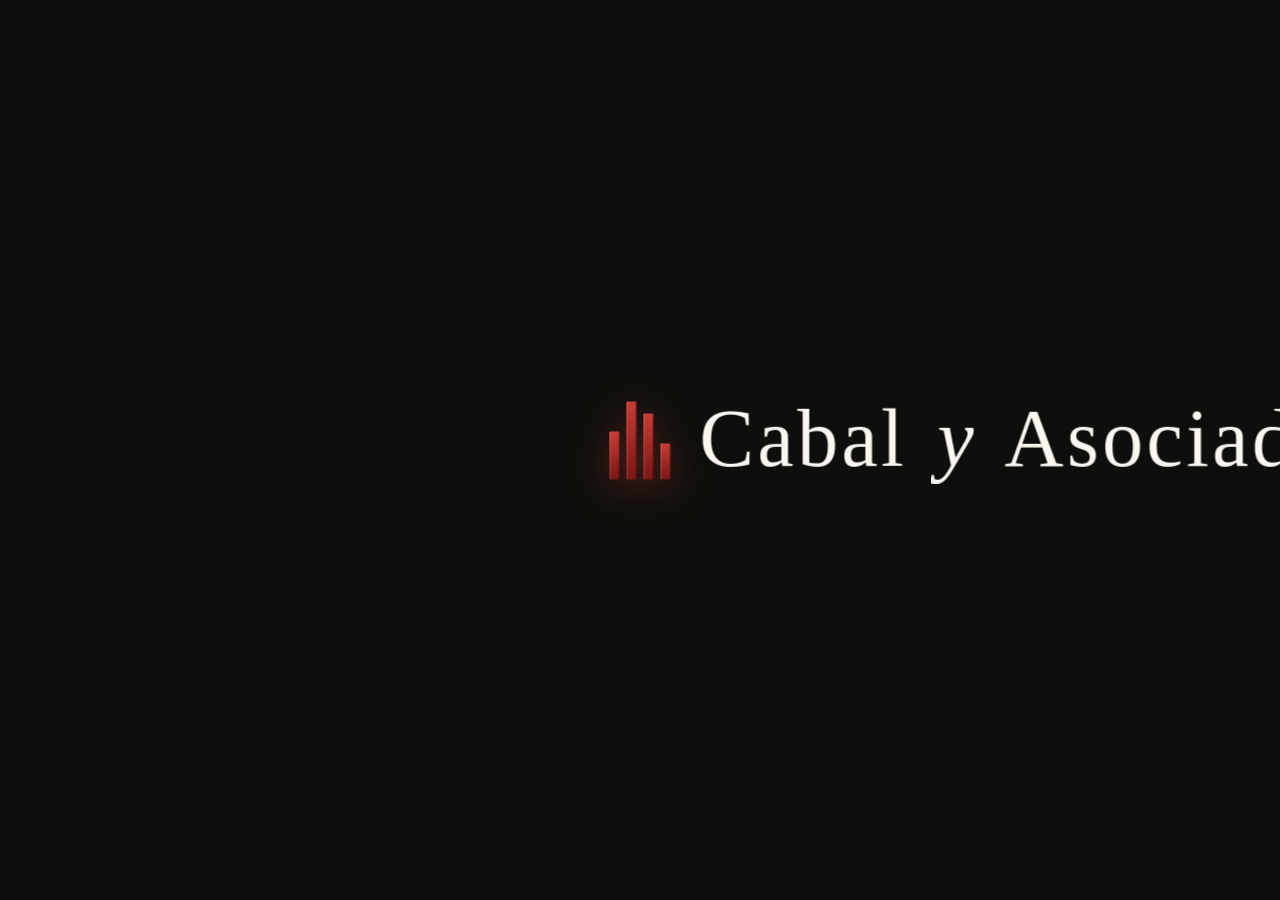
<file: Reveal.html>
<!doctype html>
<html lang="es">
<head>
<meta charset="utf-8">
<meta name="viewport" content="width=device-width, initial-scale=1, viewport-fit=cover">
<title>Cabal y Asociados — Reveal</title>
<link rel="stylesheet" href="brand.css?v=4">
<link rel="preconnect" href="https://fonts.googleapis.com">
<link rel="preconnect" href="https://fonts.gstatic.com" crossorigin>
<link rel="stylesheet" href="reveal.css?v=24">
<template id="__bundler_thumbnail" data-bg-color="#0b0b0c">
  <svg viewBox="0 0 1200 800" xmlns="http://www.w3.org/2000/svg">
    <rect width="1200" height="800" fill="#0b0b0c"/>
    <g transform="translate(600 400)" fill="#faf7e6">
      <rect x="-140" y="-80" width="32" height="160" rx="2"/>
      <rect x="-76"  y="-80" width="32" height="160" rx="2"/>
      <rect x="-12"  y="-80" width="32" height="160" rx="2"/>
      <rect x="52"   y="-80" width="32" height="160" rx="2"/>
    </g>
    <g fill="#faf7e6" font-family="Georgia, serif" text-anchor="middle">
      <text x="600" y="560" font-size="34" font-style="italic">Cabal y Asociados</text>
      <text x="600" y="610" font-size="18" fill="#8E1F1C" letter-spacing="4">REVEAL</text>
    </g>
  </svg>
</template>
</head>
<body>

<!-- ═══════════════════════════════════════════════════════════════════
     PROGRESS RAIL — 4 dots on the right, desktop only. Claret for current.
     ═══════════════════════════════════════════════════════════════════ -->
<!-- ═══════════════════════════════════════════════════════════════════
     Deck chrome (header monogram + progress rail) was removed per
     art direction: decoration, not decision. The identity shows in Act I;
     Acts II–IV stand on their own composition.
     ═══════════════════════════════════════════════════════════════════ -->

<!-- Vertical scroll progress — right edge, claret fill grows top→bottom.
     Adapted from landing's .scroll-progress (which ran horizontally under the nav). -->
<div class="scroll-progress-v" aria-hidden="true"><span id="scrollBar"></span></div>

<main class="reveal" id="reveal">

  <!-- ═════════════════════════════════════════════════════════════════
       ACT I · IDENTITY — the logo animation, embedded.
       ═════════════════════════════════════════════════════════════════ -->
  <section class="act act-i" data-act="0" data-screen-label="01 Identidad">
    <div class="act-stage" id="logoStage">

      <!-- Re-using brand.css classes for pixel-identical lockup -->
      <div class="lockup-row" id="logoLockup">
        <span class="monogram" id="logoMonogram" style="--m-h: 78px; --m-w: 10.5px; --m-gap: 6.4px;">
          <i></i><i></i><i></i><i></i>
        </span>
        <span class="wordmark" id="logoWordmark" style="font-size: 82px; line-height: 1;">
          <span class="w w1"><span>Cabal</span></span>
          <span class="amp-wrap"><span class="amp">y</span></span>
          <span class="w w2"><span>Asociados</span></span>
        </span>
      </div>

      <!-- Scroll hint — inline variant from landing. A claret segment travels
           down a fading gradient stroke. Fades out once the user scrolls past Act I. -->
      <a href="#act-ii" class="scroll-hint scroll-hint-inline" id="scrollHint" aria-label="Seguir">
        <span class="scroll-hint-text">Desplazar</span>
        <span class="scroll-hint-line"></span>
      </a>

    </div>

  </section>

  <!-- ════════════════════════════════════════════════════════════════
       ACT II · CONCEPT — Split stage.
       Left: anchored lockup (monogram + wordmark) — the identity.
       Right: kinetic typography revealing the 4 principles in sequence.
       ════════════════════════════════════════════════════════════════ -->
  <section class="act act-ii" data-act="1" data-screen-label="02 Concepto">

    <div class="kinetic-stage" id="kineticStage">

      <!-- The four words — claret serif, one at a time, center stage -->
      <div class="k-words" id="kWords">
        <div class="k-word" data-idx="0">
          <span class="k-word-text">Evidencia<em>.</em></span>
        </div>
        <div class="k-word" data-idx="1">
          <span class="k-word-text">Estructura<em>.</em></span>
        </div>
        <div class="k-word" data-idx="2">
          <span class="k-word-text">Ejecución<em>.</em></span>
        </div>
        <div class="k-word" data-idx="3">
          <span class="k-word-text">O<span class="kern-fi">f</span>icio<em>.</em></span>
        </div>
      </div>

      <!-- Caption — fades in after the 4th word -->
      <p class="k-caption">
        Cuatro columnas. Cuatro principios.
      </p>

    </div>

  </section>

  <!-- ════════════════════════════════════════════════════════════════
       ACT III · SYSTEM — the Design System as a live preview.
       Frame sits center-stage. Click-to-open links out to the full page.
       ════════════════════════════════════════════════════════════════ -->
  <section class="act act-iii" data-act="2" data-screen-label="03 Sistema">
    <div class="act-inner">

      <!-- Left: meta + CTA -->
      <div class="preview-meta">
        <div class="preview-kicker">
          <span class="kicker-num">03</span>
          <span class="kicker-rule"></span>
          <span class="kicker-label">Sistema</span>
        </div>
        <h2 class="preview-title">
          Construir <em>con oficio.</em>
        </h2>
        <p class="preview-lede">
          Diez leyes, tokens del manual, primitivos y patrones.
          El manual de marca, operable.
        </p>
        <a href="DesignSystem.html" target="_blank" rel="noopener" class="preview-cta">
          <span class="cta-label">Abrir sistema completo</span>
          <span class="cta-arrow" aria-hidden="true">→</span>
        </a>
      </div>

      <!-- Right: live preview frame — browser chrome + iframe of the file -->
      <div class="preview-frame" data-href="DesignSystem.html">
        <div class="frame-chrome">
          <span class="chrome-dot"></span>
          <span class="chrome-dot"></span>
          <span class="chrome-dot"></span>
          <span class="chrome-url">cabal.mx/sistema</span>
        </div>
        <div class="frame-body">
          <iframe
            src="DesignSystem.html"
            title="Cabal · Sistema de Diseño"
            loading="lazy"
            class="preview-iframe"
            scrolling="no"
          ></iframe>
          <a href="DesignSystem.html" target="_blank" rel="noopener" class="frame-click-overlay" aria-label="Abrir sistema completo"></a>
        </div>
      </div>

    </div>
  </section>

  <!-- ════════════════════════════════════════════════════════════════
       ACT IV · PRODUCT — the Landing as a live preview.
       ════════════════════════════════════════════════════════════════ -->
  <section class="act act-iv" data-act="3" data-screen-label="04 Producto">
    <div class="act-inner">

      <div class="preview-meta">
        <div class="preview-kicker">
          <span class="kicker-num">04</span>
          <span class="kicker-rule"></span>
          <span class="kicker-label">Producto</span>
        </div>
        <h2 class="preview-title">
          El sitio <em>vivo.</em>
        </h2>
        <p class="preview-lede">
          Landing con las leyes aplicadas. Copy, ritmo, jerarquía
          y motion — todo desde el sistema.
        </p>
        <a href="Landing.html" target="_blank" rel="noopener" class="preview-cta">
          <span class="cta-label">Abrir landing completo</span>
          <span class="cta-arrow" aria-hidden="true">→</span>
        </a>
      </div>

      <div class="preview-frame" data-href="Landing.html">
        <div class="frame-chrome">
          <span class="chrome-dot"></span>
          <span class="chrome-dot"></span>
          <span class="chrome-dot"></span>
          <span class="chrome-url">cabal.mx</span>
        </div>
        <div class="frame-body">
          <iframe
            src="Landing.html"
            title="Cabal · Landing"
            loading="lazy"
            class="preview-iframe"
            scrolling="no"
          ></iframe>
          <a href="Landing.html" target="_blank" rel="noopener" class="frame-click-overlay" aria-label="Abrir landing completo"></a>
        </div>
      </div>

    </div>
  </section>

  <!-- ════════════════════════════════════════════════════════════════
       ACT V · ESTRATEGIA — the strategy document.
       ════════════════════════════════════════════════════════════════ -->
  <section class="act act-v" data-act="4" data-screen-label="05 Estrategia">
    <div class="act-inner">

      <div class="preview-meta">
        <div class="preview-kicker">
          <span class="kicker-num">05</span>
          <span class="kicker-rule"></span>
          <span class="kicker-label">Estrategia</span>
        </div>
        <h2 class="preview-title">
          El <em>plan</em> de posicionamiento.
        </h2>
        <p class="preview-lede">
          Cuatro frentes — Google Maps, sitio web, blog de autoridad
          e inteligencia artificial. El resumen ejecutivo.
        </p>
        <a href="Estrategia.html" target="_blank" rel="noopener" class="preview-cta">
          <span class="cta-label">Abrir estrategia completa</span>
          <span class="cta-arrow" aria-hidden="true">→</span>
        </a>
      </div>

      <div class="preview-frame preview-frame--doc" data-href="Estrategia.html">
        <div class="frame-chrome">
          <span class="chrome-dot"></span>
          <span class="chrome-dot"></span>
          <span class="chrome-dot"></span>
          <span class="chrome-url">cabal.mx/estrategia</span>
        </div>
        <div class="frame-body">
          <iframe
            src="Estrategia.html"
            title="Cabal · Estrategia"
            loading="lazy"
            class="preview-iframe"
            scrolling="no"
          ></iframe>
          <a href="Estrategia.html" target="_blank" rel="noopener" class="frame-click-overlay" aria-label="Abrir estrategia completa"></a>
        </div>
      </div>

    </div>
  </section>

  <!-- ════════════════════════════════════════════════════════════════
       ACT VI · MOTOR — the growth retainer proposal.
       ════════════════════════════════════════════════════════════════ -->
  <section class="act act-vi" data-act="5" data-screen-label="06 Motor">
    <div class="act-inner">

      <div class="preview-meta">
        <div class="preview-kicker">
          <span class="kicker-num">06</span>
          <span class="kicker-rule"></span>
          <span class="kicker-label">Motor</span>
        </div>
        <h2 class="preview-title">
          El <em>motor</em> de crecimiento.
        </h2>
        <p class="preview-lede">
          Contenido y posicionamiento continuo. Tres frentes,
          entregables mensuales y la inversión que lo sostiene.
        </p>
        <a href="Motor.html" target="_blank" rel="noopener" class="preview-cta">
          <span class="cta-label">Abrir propuesta completa</span>
          <span class="cta-arrow" aria-hidden="true">→</span>
        </a>
      </div>

      <div class="preview-frame preview-frame--doc" data-href="Motor.html">
        <div class="frame-chrome">
          <span class="chrome-dot"></span>
          <span class="chrome-dot"></span>
          <span class="chrome-dot"></span>
          <span class="chrome-url">cabal.mx/motor</span>
        </div>
        <div class="frame-body">
          <iframe
            src="Motor.html"
            title="Cabal · El Motor"
            loading="lazy"
            class="preview-iframe"
            scrolling="no"
          ></iframe>
          <a href="Motor.html" target="_blank" rel="noopener" class="frame-click-overlay" aria-label="Abrir propuesta completa"></a>
        </div>
      </div>

    </div>
  </section>

  <!-- ════════════════════════════════════════════════════════════════
       ACT VII · BRANDBOOK — the brand manual as a live preview.
       ════════════════════════════════════════════════════════════════ -->
  <section class="act act-vii-brand" data-act="6" data-screen-label="07 Brandbook">
    <div class="act-inner">

      <div class="preview-meta">
        <div class="preview-kicker">
          <span class="kicker-num">07</span>
          <span class="kicker-rule"></span>
          <span class="kicker-label">Brandbook</span>
        </div>
        <h2 class="preview-title">
          El <em>manual</em> de marca.
        </h2>
        <p class="preview-lede">
          Logotipo, tipografía, color, tono y usos.
          La marca, lista para entregar.
        </p>
        <a href="Brandbook.html" target="_blank" rel="noopener" class="preview-cta">
          <span class="cta-label">Abrir brandbook completo</span>
          <span class="cta-arrow" aria-hidden="true">→</span>
        </a>
      </div>

      <div class="preview-frame preview-frame--deck" data-href="Brandbook.html">
        <div class="frame-chrome">
          <span class="chrome-dot"></span>
          <span class="chrome-dot"></span>
          <span class="chrome-dot"></span>
          <span class="chrome-url">cabal.mx/brandbook</span>
        </div>
        <div class="frame-body">
          <iframe
            src="Brandbook.html"
            title="Cabal · Mini Brandbook"
            loading="lazy"
            class="preview-iframe"
            scrolling="no"
          ></iframe>
          <a href="Brandbook.html" target="_blank" rel="noopener" class="frame-click-overlay" aria-label="Abrir brandbook completo"></a>
        </div>
      </div>

    </div>
  </section>

  <!-- ════════════════════════════════════════════════════════════════
       ACT VIII · OUTRO — architectural reveal of the monogram,
       white → black transition, the mark alone.
       ════════════════════════════════════════════════════════════════ -->
  <section class="act act-vii" data-act="7" data-screen-label="08 Outro">
    <div class="outro-stage">
      <span class="outro-mark" aria-label="Cabal y Asociados">
        <i class="bar bar-1"></i>
        <i class="bar bar-2"></i>
        <i class="bar bar-3"></i>
        <i class="bar bar-4"></i>
      </span>
    </div>
  </section>

</main>

<script src="reveal.js?v=17"></script>

</body></html>
</file>
<file: brand.css>
/* CABAL y Asociados — Brand tokens + brandbook primitives
   ═══════════════════════════════════════════════════════
   Two layers:
   1. Brand tokens (this file) — used by Brandbook, DesignSystem, Landing
   2. Design-bible tokens (below) — Apple/Linear-level hierarchy, motion, spacing

   Design bible laws we encode as tokens:
   - Law 1: Squircle-generous radii (12/16/20/24)
   - Law 3: Opacity hierarchy for text (no gray hex)
   - Law 5: Deliberate motion curves (150-350ms, never linear)
   - Law 6: Borders > shadows for depth
   - Law 9: 8-point grid for space
*/

:root {
  /* ── Brand core ── */
  --ink: #0E0F0C;
  --paper: #FFFFFF;
  --paper-2: #F5F1E8;
  --stone: #C9C1B0;
  --stone-2: #8A8574;
  --claret: #8E1F1C;        /* derived from the logo gradient — the ONLY chromatic accent */
  --claret-deep: #3E0C0B;
  --claret-light: #e5867e;  /* paper-on-dark claret variant */

  /* ── Text hierarchy (Law 3: opacity, not different hues) ── */
  --text-primary:   rgba(14, 15, 12, 1.00);   /* Headlines, labels */
  --text-secondary: rgba(14, 15, 12, 0.68);   /* Body copy, descriptions */
  --text-muted:     rgba(14, 15, 12, 0.45);   /* Captions, timestamps */
  --text-ghost:     rgba(14, 15, 12, 0.28);   /* Placeholders, decorative */
  /* Paper-on-dark equivalents */
  --text-primary-dark:   rgba(243, 239, 230, 1.00);
  --text-secondary-dark: rgba(243, 239, 230, 0.72);
  --text-muted-dark:     rgba(243, 239, 230, 0.50);
  --text-ghost-dark:     rgba(243, 239, 230, 0.28);

  /* ── Borders (Law 6: depth from borders, not shadows) ── */
  --border-strong:  rgba(14, 15, 12, 0.22);
  --border-default: rgba(14, 15, 12, 0.10);
  --border-subtle:  rgba(14, 15, 12, 0.06);
  /* Legacy aliases — kept for brandbook compatibility */
  --rule: var(--border-default);
  --rule-strong: var(--border-strong);

  /* ── Radii (Law 1: generous squircle-feeling) ── */
  --r-xs:  6px;   /* Tags, badges */
  --r-sm:  10px;  /* Inputs */
  --r-md:  12px;  /* Buttons */
  --r-lg:  16px;  /* Small cards */
  --r-xl:  20px;  /* Cards */
  --r-2xl: 24px;  /* Large feature cards */

  /* ── Motion (Law 5: deliberate timing) ── */
  --ease-out:     cubic-bezier(0.0, 0.0, 0.2, 1);
  --ease-in:      cubic-bezier(0.4, 0.0, 1.0, 1);
  --ease-in-out:  cubic-bezier(0.4, 0.0, 0.2, 1);
  --ease-spring:  cubic-bezier(0.34, 1.56, 0.64, 1);

  --t-micro:  150ms; /* color, opacity, border */
  --t-small:  200ms; /* button states, icons */
  --t-medium: 250ms; /* panels, reveals */
  --t-large:  350ms; /* modals, page transitions */

  /* ── Space (Law 9: 8-point grid) ── */
  --s-1:  4px;
  --s-2:  8px;
  --s-3:  12px;
  --s-4:  16px;
  --s-5:  24px;
  --s-6:  32px;
  --s-7:  48px;
  --s-8:  64px;
  --s-9:  96px;
  --s-10: 128px;

  /* ── Display type scale (iOS-grade) ──
     Fluid clamps so heroes breathe on 4K but stay readable on 13".
     Every ramp uses -0.02em letter-spacing for optical tightness at display sizes. */
  --fs-display-xl: clamp(72px, 9vw, 168px);   /* hero h1 */
  --fs-display-lg: clamp(56px, 6.5vw, 120px); /* section openers */
  --fs-display-md: clamp(40px, 4.2vw, 72px);  /* sub-heroes */
  --fs-display-sm: clamp(28px, 2.6vw, 40px);  /* card titles */
  --fs-body-lg: 19px;   /* lede */
  --fs-body:    16px;
  --fs-body-sm: 14px;
  --fs-caption: 12px;

  /* ── Shadows (used sparingly — law 6) ── */
  --shadow-sm: 0 1px 2px rgba(14,15,12,0.06), 0 2px 8px rgba(14,15,12,0.04);
  --shadow-md: 0 4px 12px rgba(14,15,12,0.08), 0 12px 32px rgba(14,15,12,0.06);
  --shadow-lg: 0 8px 24px rgba(14,15,12,0.1),  0 24px 64px rgba(14,15,12,0.08);

  /* ── Container ── */
  --container-max: 1360px;
  --container-pad: clamp(24px, 4vw, 64px);
}

/* Fonts */
@import url('https://fonts.googleapis.com/css2?family=Instrument+Serif:ital@0;1&family=Geist:wght@300;400;500;600;700&display=swap');

/* Base slide */
.slide {
  font-family: 'Geist', -apple-system, system-ui, sans-serif;
  background: var(--paper);
  color: var(--ink);
  font-size: 18px;
  line-height: 1.45;
  letter-spacing: -0.005em;
  -webkit-font-smoothing: antialiased;
  position: relative;
}

.slide.dark {
  background: var(--ink);
  color: var(--paper);
}

/* Shared serif */
.serif {
  font-family: 'Instrument Serif', 'Times New Roman', serif;
  font-weight: 400;
  letter-spacing: -0.015em;
}

.mono {
  font-family: 'Geist', sans-serif;
  font-weight: 500;
  letter-spacing: 0.02em;
}

/* Chrome: running header + footer on every page */
.chrome {
  position: absolute;
  left: 64px;
  right: 64px;
  display: flex;
  justify-content: space-between;
  align-items: center;
  font-family: 'Geist', sans-serif;
  font-weight: 500;
  font-size: 11px;
  letter-spacing: 0.12em;
  text-transform: uppercase;
  color: var(--ink);
  opacity: 0.55;
}
.slide.dark .chrome { color: var(--paper); opacity: 0.6; }

.chrome-top    { top: 40px; }
.chrome-bottom { bottom: 40px; }

.chrome .dot {
  display: inline-block;
  width: 6px;
  height: 6px;
  background: currentColor;
  border-radius: 50%;
  margin: 0 10px;
  transform: translateY(-2px);
  opacity: 0.6;
}

/* Page numbering style */
.page-no { font-variant-numeric: tabular-nums; }

/* Thin ruling line */
.rule { height: 1px; background: var(--rule); width: 100%; }
.rule-strong { height: 1px; background: var(--rule-strong); width: 100%; }
.slide.dark .rule { background: rgba(243,239,230,0.18); }
.slide.dark .rule-strong { background: rgba(243,239,230,0.4); }

/* Grid helpers */
.page {
  position: absolute;
  inset: 0;
  padding: 100px 96px;
  display: flex;
  flex-direction: column;
}

/* Section number treatment — italic claret, tying chrome to the logo mark */
.section-no {
  font-family: 'Instrument Serif', serif;
  font-style: italic;
  font-size: 22px;
  color: var(--claret);
  letter-spacing: 0;
}
.slide.dark .section-no { color: var(--stone); }

/* The monogram — evolved from the original vertical-bar mark.
   4 columns of varied height, set on a baseline. Center bars taller.
   Tech-modern: red vertical gradient with a soft drop shadow. */
.monogram {
  display: inline-flex;
  align-items: flex-end;
  gap: var(--m-gap, 6px);
  height: var(--m-h, 64px);
  filter: drop-shadow(0 calc(var(--m-h, 64px) * 0.07) calc(var(--m-h, 64px) * 0.09) rgba(90, 15, 15, 0.35))
          drop-shadow(0 calc(var(--m-h, 64px) * 0.02) calc(var(--m-h, 64px) * 0.03) rgba(0, 0, 0, 0.22));
}
.monogram i {
  display: block;
  width: var(--m-w, 10px);
  background: linear-gradient(180deg, #B8332E 0%, #8E1F1C 32%, #6B1715 62%, #3E0C0B 100%);
  border-radius: 1px;
  box-shadow: inset 0 1px 0 rgba(255,255,255,0.14),
              inset -1px 0 0 rgba(0,0,0,0.24);
}
.monogram i:nth-child(1) { height: 62%; }
.monogram i:nth-child(2) { height: 100%; }
.monogram i:nth-child(3) { height: 84%; }
.monogram i:nth-child(4) { height: 46%; }

/* Paper-on-dark variant: keep gradient bars (they read on dark), stronger glow */
.slide.dark .monogram {
  filter: drop-shadow(0 calc(var(--m-h, 64px) * 0.06) calc(var(--m-h, 64px) * 0.1) rgba(229, 57, 53, 0.45));
}

/* Mono variant: when we need a flat color (e.g. reversed on colored tiles) */
.monogram.flat i {
  background: currentColor;
  box-shadow: none;
}
.monogram.flat {
  filter: none;
}

/* Wordmark */
.wordmark {
  font-family: 'Instrument Serif', serif;
  letter-spacing: 0.04em;
  font-weight: 400;
  line-height: 1;  /* allow descender (the italic y) to render; 0.9 clipped it */
}
.wordmark .amp {
  font-style: italic;
  font-family: 'Instrument Serif', serif;
  font-weight: 400;
  letter-spacing: 0;
  /* Italic y's side bearings hug the adjacent caps — bump the optical gap
     so "Cabal y Asociados" breathes. The space character alone isn't enough
     when the preceding word ends in a tall letter (l) and the following
     starts with a wide cap (A). */
  margin: 0 0.08em;
}

.sub {
  font-family: 'Geist', sans-serif;
  font-weight: 500;
  font-size: 0.24em;
  letter-spacing: 0.32em;
  text-transform: uppercase;
}

/* Swatch */
.swatch {
  position: relative;
  display: flex;
  flex-direction: column;
  gap: 0;
  overflow: hidden;
}
.swatch-color {
  flex: 1;
  position: relative;
}
.swatch-meta {
  padding: 18px 20px 22px;
  border-top: 1px solid var(--rule);
  background: var(--paper);
  color: var(--ink);
  font-family: 'Geist', sans-serif;
  font-weight: 500;
  font-size: 11px;
  letter-spacing: 0.14em;
  text-transform: uppercase;
  display: grid;
  grid-template-columns: 1fr auto;
  gap: 4px 14px;
}
.swatch-meta .name {
  font-family: 'Instrument Serif', serif;
  font-style: italic;
  font-size: 22px;
  letter-spacing: 0;
  text-transform: none;
  color: var(--ink);
  grid-column: 1 / -1;
  margin-bottom: 6px;
}
.swatch-meta .k { color: var(--stone-2); }
.swatch-meta .v { text-align: right; }

/* Tweaks panel */
#tweaks {
  position: fixed;
  right: 20px;
  bottom: 80px;
  width: 260px;
  background: var(--ink);
  color: var(--paper);
  border-radius: 14px;
  padding: 16px 16px 18px;
  font-family: 'Geist', sans-serif;
  font-size: 12px;
  z-index: 2147483500;
  display: none;
  box-shadow: 0 18px 40px rgba(0,0,0,0.28);
}
#tweaks.open { display: block; }
#tweaks h4 {
  margin: 0 0 10px;
  font-family: 'Instrument Serif', serif;
  font-style: italic;
  font-weight: 400;
  font-size: 18px;
  letter-spacing: 0;
}
#tweaks .group { margin-top: 12px; }
#tweaks .group label {
  display: block;
  font-family: 'Geist', sans-serif;
  font-weight: 500;
  font-size: 10px;
  letter-spacing: 0.18em;
  text-transform: uppercase;
  opacity: 0.6;
  margin-bottom: 6px;
}
#tweaks .opts { display: flex; gap: 6px; flex-wrap: wrap; }
#tweaks .opt {
  padding: 6px 10px;
  border: 1px solid rgba(243,239,230,0.2);
  border-radius: 6px;
  cursor: pointer;
  display: flex;
  align-items: center;
  gap: 6px;
  font-size: 11px;
}
#tweaks .opt.active {
  background: var(--paper);
  color: var(--ink);
  border-color: var(--paper);
}
#tweaks .sw {
  width: 12px; height: 12px; border-radius: 50%;
  border: 1px solid rgba(243,239,230,0.3);
}
</file>
<file: landing-v1.css>
/* ═══════════════════════════════════════════════════════════════
   CABAL · Landing v1 — Luz dominante, claret acento
   Direction: Jobs/Ive. Purposeful density, honest materials.
   No decorative gradients. No tracked small-caps body. Motion = state.
   ═══════════════════════════════════════════════════════════════ */

/* ═══ Reset + base ══════════════════════════════════════════════ */
*, *::before, *::after { box-sizing: border-box; }
html, body { margin: 0; padding: 0; }
html {
  background: var(--paper);
  color: var(--text-primary);
  font-family: 'Geist', -apple-system, system-ui, sans-serif;
  font-size: 16px;
  line-height: 1.55;
  -webkit-font-smoothing: antialiased;
  -moz-osx-font-smoothing: grayscale;
  text-rendering: optimizeLegibility;
  scroll-behavior: smooth;
}
body {
  background: var(--paper);
  overflow-x: hidden;
}
img { max-width: 100%; display: block; }
a { color: inherit; text-decoration: none; }
button { font: inherit; background: none; border: 0; cursor: pointer; color: inherit; }
::selection { background: var(--claret); color: var(--paper); }

/* Focus ring (law 9) */
:focus-visible {
  outline: 2px solid var(--claret);
  outline-offset: 2px;
  border-radius: 4px;
}

/* Cursor — hide default on desktop, custom takes over */
@media (hover: hover) and (pointer: fine) {
  html, body, a, button { cursor: none; }
}

.container {
  width: 100%;
  max-width: var(--container-max);
  margin: 0 auto;
  padding-left: var(--container-pad);
  padding-right: var(--container-pad);
}

/* ═══ Custom cursor ═════════════════════════════════════════════ */
.cursor {
  position: fixed;
  top: 0; left: 0;
  pointer-events: none;
  z-index: 9999;
  mix-blend-mode: difference;
}
.cursor-dot {
  position: fixed;
  width: 6px; height: 6px;
  border-radius: 50%;
  background: var(--paper);
  transform: translate(-50%, -50%);
  transition: opacity 120ms var(--ease-out);
}
.cursor-ring {
  position: fixed;
  width: 32px; height: 32px;
  border-radius: 50%;
  border: 1px solid rgba(243, 239, 230, 0.5);
  transform: translate(-50%, -50%);
  transition: width 180ms var(--ease-out),
              height 180ms var(--ease-out),
              opacity 120ms var(--ease-out),
              border-color 120ms var(--ease-out);
}
.cursor.hover .cursor-ring {
  width: 56px; height: 56px;
  border-color: rgba(243, 239, 230, 0.9);
}
.cursor.hidden .cursor-dot,
.cursor.hidden .cursor-ring { opacity: 0; }

@media (hover: none), (pointer: coarse) {
  .cursor { display: none; }
  html, body, a, button { cursor: auto; }
}

/* ═══ Scroll progress ═══════════════════════════════════════════ */
.scroll-progress {
  position: fixed;
  top: 0; left: 0; right: 0;
  height: 2px;
  background: transparent;
  z-index: 200;
  pointer-events: none;
}
.scroll-progress span {
  display: block;
  height: 100%;
  width: 0;
  background: var(--claret);
  transform-origin: left;
  transition: width 80ms linear;
}

/* ═══ Reveal animation (driven by JS observer) ══════════════════ */
.reveal {
  display: inline-block;
  opacity: 0;
  transform: translateY(18px);
  transition: opacity 700ms var(--ease-out) var(--d, 0ms),
              transform 700ms var(--ease-out) var(--d, 0ms);
}
.reveal.in {
  opacity: 1;
  transform: translateY(0);
}
.hero-lede.reveal,
.hero-cta.reveal,
.hero-foot.reveal { display: flex; }
.hero-lede.reveal { display: block; }

/* ═══ Nav ═══════════════════════════════════════════════════════ */
.nav {
  position: fixed;
  top: 0; left: 0; right: 0;
  z-index: 100;
  padding: 16px 0;
  transition: background var(--t-small) var(--ease-out),
              border-color var(--t-small) var(--ease-out),
              padding var(--t-small) var(--ease-out);
  border-bottom: 1px solid transparent;
}
.nav.scrolled {
  background: rgba(255, 255, 255, 0.82);
  backdrop-filter: saturate(1.6) blur(16px);
  -webkit-backdrop-filter: saturate(1.6) blur(16px);
  border-bottom-color: var(--border-default);
  padding: 12px 0;
}
.nav-inner {
  display: flex;
  align-items: center;
  justify-content: space-between;
  gap: 32px;
  max-width: var(--container-max);
  margin: 0 auto;
  padding-left: var(--container-pad);
  padding-right: var(--container-pad);
}
.lockup {
  display: inline-flex;
  align-items: center;
  gap: 10px;
  color: var(--text-primary);
}
.lockup .wordmark {
  font-family: 'Instrument Serif', serif;
  letter-spacing: 0.01em;
  line-height: 1;
  /* Optical baseline correction — Instrument Serif's cap-height sits high in the em-box,
     making the wordmark appear to float above the monogram when center-aligned.
     Nudge down so the visual midline of the caps aligns with the monogram's midline. */
  transform: translateY(0.14em);
}
.nav-links {
  display: flex;
  gap: 36px;
  font-size: 14px;
  font-weight: 400;
  color: var(--text-secondary);
}
.nav-links a {
  position: relative;
  transition: color var(--t-micro) var(--ease-out);
}
.nav-links a::after {
  content: '';
  position: absolute;
  bottom: -6px;
  left: 0;
  width: 0;
  height: 1px;
  background: var(--claret);
  transition: width 220ms var(--ease-out);
}
.nav-links a:hover {
  color: var(--text-primary);
}
.nav-links a:hover::after {
  width: 100%;
}
@media (max-width: 820px) {
  .nav-links { display: none; }
}

/* ═══ Buttons ═══════════════════════════════════════════════════ */
.btn {
  display: inline-flex;
  align-items: center;
  gap: 8px;
  padding: 10px 18px;
  border-radius: var(--r-md);
  font-family: 'Geist', sans-serif;
  font-weight: 500;
  font-size: 14px;
  letter-spacing: -0.005em;
  transition: transform var(--t-small) var(--ease-out),
              background-color var(--t-small) var(--ease-out),
              color var(--t-small) var(--ease-out),
              border-color var(--t-small) var(--ease-out),
              box-shadow var(--t-small) var(--ease-out);
  white-space: nowrap;
  will-change: transform;
}
.btn-primary {
  background: var(--claret);
  color: var(--paper);
  box-shadow: 0 1px 2px rgba(142,31,28,0.18);
}
.btn-primary:hover {
  background: #761815;
  box-shadow: 0 4px 12px rgba(142,31,28,0.28);
  transform: translateY(-1px);
}
.btn-primary:active {
  transform: translateY(0);
  box-shadow: 0 1px 2px rgba(142,31,28,0.18);
}
.btn-ghost {
  background: transparent;
  color: var(--text-primary);
  border: 1px solid var(--border-default);
}
.btn-ghost:hover {
  background: var(--paper-2);
  border-color: var(--border-strong);
}
.btn-lg {
  padding: 13px 22px;
  font-size: 15px;
  border-radius: var(--r-md);
}
.btn-xl {
  padding: 18px 32px;
  font-size: 16px;
  border-radius: var(--r-lg);
}

/* Magnetic button wrapper — JS updates --mx, --my */
.btn-magnetic {
  transform: translate(var(--mx, 0), var(--my, 0));
}

/* ═══ Hero ══════════════════════════════════════════════════════ */
.hero {
  position: relative;
  min-height: 94vh;
  padding-top: clamp(120px, 14vh, 180px);
  padding-bottom: clamp(80px, 10vh, 140px);
  display: flex;
  align-items: center;
  overflow: hidden;
}
.hero-inner {
  position: relative;
  z-index: 1;
  max-width: var(--container-max);
  width: 100%;
  margin: 0 auto;
  padding-left: var(--container-pad);
  padding-right: var(--container-pad);
  display: flex;
  flex-direction: column;
  align-items: center;
  text-align: center;
}
.hero-meta {
  display: inline-flex;
  align-items: center;
  gap: 10px;
  font-size: 13px;
  font-weight: 500;
  color: var(--text-secondary);
  margin-bottom: 40px;
  padding: 6px 14px 6px 10px;
  border: 1px solid var(--border-default);
  border-radius: 999px;
  background: rgba(255,255,255,0.6);
  backdrop-filter: blur(6px);
}
.eyebrow-dot {
  width: 6px; height: 6px; border-radius: 50%;
  background: var(--claret);
  box-shadow: 0 0 0 4px rgba(142,31,28,0.14);
  animation: pulse 2.4s ease-in-out infinite;
}
@keyframes pulse {
  0%, 100% { box-shadow: 0 0 0 0 rgba(142,31,28,0.28); }
  50%      { box-shadow: 0 0 0 8px rgba(142,31,28,0); }
}

.hero-title {
  font-family: 'Instrument Serif', 'Times New Roman', serif;
  font-weight: 400;
  font-size: var(--fs-display-xl);
  line-height: 0.92;
  letter-spacing: -0.025em;
  color: var(--text-primary);
  margin: 0 0 32px;
  max-width: 14ch;
  font-feature-settings: "liga" 0;
  text-wrap: balance;
}
.hero-title em {
  font-style: italic;
  color: var(--claret);
}
.hero-title > span {
  display: block;
}

.hero-lede {
  font-size: clamp(18px, 1.5vw, 22px);
  line-height: 1.5;
  color: var(--text-secondary);
  max-width: 52ch;
  margin: 0 auto 40px;
  font-weight: 400;
  letter-spacing: -0.005em;
  text-wrap: pretty;
}

.hero-cta {
  display: flex;
  gap: 12px;
  align-items: center;
  justify-content: center;
  margin-bottom: 64px;
  flex-wrap: wrap;
}

.hero-foot {
  display: flex;
  gap: 32px;
  align-items: center;
  justify-content: center;
  padding-top: 32px;
  border-top: 1px solid var(--border-default);
  max-width: 620px;
  width: 100%;
}
.hero-foot-item {
  display: flex;
  flex-direction: column;
  gap: 4px;
}
.hfi-k {
  font-size: 11px;
  font-weight: 500;
  letter-spacing: 0.1em;
  text-transform: uppercase;
  color: var(--text-muted);
}
.hfi-v {
  font-family: 'Instrument Serif', serif;
  font-style: italic;
  font-size: 22px;
  color: var(--text-primary);
}
.hero-foot-sep {
  width: 1px;
  height: 28px;
  background: var(--border-default);
}

/* Scroll hint (legacy absolute variant) */
.scroll-hint {
  position: absolute;
  bottom: 40px;
  left: 50%;
  transform: translateX(-50%);
  display: flex;
  flex-direction: column;
  align-items: center;
  gap: 12px;
  color: var(--text-muted);
  font-size: 11px;
  letter-spacing: 0.16em;
  text-transform: uppercase;
  font-weight: 500;
  transition: color var(--t-small) var(--ease-out);
}

/* Scroll hint — inline variant for centered hero (MUST come after .scroll-hint) */
.scroll-hint-inline {
  position: static;
  bottom: auto;
  left: auto;
  transform: none;
  margin: 56px auto 0;
  padding-bottom: 8px;
}
.scroll-hint-inline .scroll-hint-line {
  background: linear-gradient(to top, var(--border-strong), transparent);
}
.scroll-hint:hover { color: var(--text-primary); }
.scroll-hint-line {
  width: 1px;
  height: 48px;
  background: linear-gradient(to bottom, var(--border-strong), transparent);
  position: relative;
  overflow: hidden;
}
.scroll-hint-line::before {
  content: '';
  position: absolute;
  top: -24px;
  left: 0;
  width: 1px;
  height: 24px;
  background: var(--claret);
  animation: scrollDot 2.4s cubic-bezier(0.65, 0, 0.35, 1) infinite;
}
@keyframes scrollDot {
  0%   { transform: translateY(0);    opacity: 0; }
  30%  { opacity: 1; }
  70%  { opacity: 1; }
  100% { transform: translateY(72px); opacity: 0; }
}

/* ═══ Section labels ═══════════════════════════════════════════ */
.section-label {
  display: inline-flex;
  align-items: center;
  gap: 14px;
  font-size: 12px;
  font-weight: 500;
  letter-spacing: 0.12em;
  text-transform: uppercase;
  color: var(--text-muted);
  margin-bottom: 24px;
}
.sl-num {
  font-family: 'Geist Mono', 'SF Mono', Menlo, monospace;
  color: var(--claret);
  font-weight: 500;
}
.section-label.dark {
  color: var(--text-muted-dark);
}
.section-label.dark .sl-num { color: var(--claret); }

.section-head {
  max-width: 720px;
  margin-bottom: 56px;
}
.section-title {
  font-family: 'Instrument Serif', serif;
  font-weight: 400;
  font-size: var(--fs-display-md);
  line-height: 1.02;
  letter-spacing: -0.02em;
  color: var(--text-primary);
  margin: 0 0 20px;
}
.section-title em { font-style: italic; color: var(--claret); }
.section-title.dark { color: var(--text-primary-dark); }
.section-title.dark em { color: var(--claret-light); }

.section-lede {
  font-size: 18px;
  line-height: 1.55;
  color: var(--text-secondary);
  margin: 0;
  max-width: 56ch;
}
.section-lede.dark { color: var(--text-secondary-dark); }

/* ═══ Counters ═════════════════════════════════════════════════ */
.counters {
  padding: 80px 0;
  border-top: 1px solid var(--border-default);
  border-bottom: 1px solid var(--border-default);
}
.counter-grid {
  display: grid;
  grid-template-columns: repeat(4, 1fr);
  gap: 0;
}
.counter {
  padding: 0 32px;
  border-left: 1px solid var(--border-default);
  display: flex;
  flex-direction: column;
  gap: 16px;
}
.counter:first-child { border-left: 0; padding-left: 0; }
.counter-v {
  font-family: 'Instrument Serif', serif;
  font-weight: 400;
  font-size: clamp(56px, 7vw, 108px);
  line-height: 0.95;
  letter-spacing: -0.025em;
  color: var(--text-primary);
  display: flex;
  align-items: baseline;
  gap: 6px;
  font-feature-settings: "liga" 0;
}
.count { display: inline-block; min-width: 0; }
.counter-suffix {
  font-size: 0.32em;
  font-family: 'Geist', sans-serif;
  font-weight: 400;
  color: var(--text-muted);
  letter-spacing: 0;
  margin-left: 4px;
}
.counter-plus {
  font-size: 0.5em;
  color: var(--claret);
  font-style: italic;
}
/* For "Nacional" stat — serif word in place of a number */
.counter-word {
  font-family: 'Instrument Serif', serif;
  font-weight: 400;
  font-size: 0.72em;
  font-style: italic;
  color: var(--claret);
  letter-spacing: -0.01em;
}
.counter-k {
  font-size: 13px;
  line-height: 1.5;
  color: var(--text-secondary);
  max-width: 24ch;
}
@media (max-width: 900px) {
  .counter-grid { grid-template-columns: repeat(2, 1fr); gap: 48px 0; }
  .counter { padding: 0 24px; }
  .counter:nth-child(3) { border-left: 0; padding-left: 0; }
}

/* ═══ Manifesto ═══════════════════════════════════════════════ */
.manifesto {
  padding: 140px 0;
}
.manifesto-inner {
  max-width: 1200px;
}
.manifesto-title {
  font-family: 'Instrument Serif', serif;
  font-weight: 400;
  font-size: var(--fs-display-lg);
  line-height: 1;
  letter-spacing: -0.022em;
  margin: 0 0 48px;
  max-width: 16ch;
  color: var(--text-primary);
}
.manifesto-title em { font-style: italic; color: var(--claret); }

.manifesto-body {
  display: grid;
  grid-template-columns: 1fr 1fr;
  gap: 48px;
  max-width: 900px;
}
.manifesto-body p {
  margin: 0;
  font-size: 17px;
  line-height: 1.65;
  color: var(--text-secondary);
  max-width: 42ch;
}
@media (max-width: 820px) {
  .manifesto-body { grid-template-columns: 1fr; }
}

/* Inline CTA at the end of the manifesto — spans the full width beneath
   the two-column body. Follows the system's inline-link aesthetic:
   claret text, fine underline, arrow that nudges on hover. */
.manifesto-cta-wrap {
  grid-column: 1 / -1;
  margin-top: 24px !important;
  padding-top: 28px;
  border-top: 1px solid var(--border);
}
.manifesto-cta {
  display: inline-flex;
  align-items: center;
  gap: 10px;
  font-family: 'Geist', sans-serif;
  font-size: 14px;
  font-weight: 500;
  letter-spacing: 0.02em;
  color: var(--claret);
  text-decoration: none;
  padding-bottom: 4px;
  border-bottom: 1px solid currentColor;
  transition: gap var(--t-small) var(--ease-out);
}
.manifesto-cta:hover { gap: 16px; }
.manifesto-cta svg { transition: transform var(--t-small) var(--ease-out); }
.manifesto-cta:hover svg { transform: translateX(2px); }

/* ═══ Services — expediente table ═══════════════════════════════ */
.services {
  padding: 140px 0;
  border-top: 1px solid var(--border-default);
}
.expediente {
  border-top: 1px solid var(--border-strong);
}
.exp-head {
  display: grid;
  grid-template-columns: 80px 220px 1fr 140px;
  gap: 32px;
  padding: 16px 0;
  border-bottom: 1px solid var(--border-default);
  font-family: 'Geist Mono', 'SF Mono', Menlo, monospace;
  font-size: 11px;
  font-weight: 500;
  letter-spacing: 0.1em;
  text-transform: uppercase;
  color: var(--text-muted);
}
.exp-row {
  display: grid;
  grid-template-columns: 80px 220px 1fr 140px;
  gap: 32px;
  padding: 32px 0;
  border-bottom: 1px solid var(--border-default);
  align-items: baseline;
  color: var(--text-primary);
  position: relative;
  transition: padding var(--t-small) var(--ease-out);
}
.exp-row::before {
  content: '';
  position: absolute;
  inset: 0 -24px;
  background: var(--paper-2);
  border-radius: var(--r-md);
  opacity: 0;
  z-index: -1;
  transition: opacity var(--t-small) var(--ease-out);
}
.exp-row:hover::before { opacity: 1; }
.exp-row:hover { padding-left: 24px; padding-right: 24px; }
.exp-row:hover .exp-cta svg { transform: translateX(4px); }

.exp-n {
  font-family: 'Geist Mono', 'SF Mono', Menlo, monospace;
  font-size: 13px;
  font-weight: 500;
  color: var(--claret);
  letter-spacing: 0.05em;
}
.exp-title {
  font-family: 'Instrument Serif', serif;
  font-size: 26px;
  line-height: 1.15;
  letter-spacing: -0.01em;
  color: var(--text-primary);
}
.exp-desc {
  font-size: 14.5px;
  line-height: 1.55;
  color: var(--text-secondary);
}
.exp-action {
  display: flex;
  justify-content: flex-end;
}
.exp-cta {
  display: inline-flex;
  align-items: center;
  gap: 6px;
  font-size: 13px;
  font-weight: 500;
  color: var(--claret);
}
.exp-cta svg { transition: transform var(--t-small) var(--ease-out); }

@media (max-width: 820px) {
  .exp-head { display: none; }
  .exp-row {
    grid-template-columns: 1fr;
    gap: 8px;
    padding: 24px 0;
  }
  .exp-row:hover { padding-left: 0; padding-right: 0; }
  .exp-row::before { inset: 0; border-radius: 0; }
}

/* ═══ Bio ══════════════════════════════════════════════════════ */
.bio {
  padding: 140px 0;
  background: var(--paper-2);
  border-top: 1px solid var(--border-default);
  border-bottom: 1px solid var(--border-default);
}
.bio-grid {
  display: grid;
  grid-template-columns: minmax(300px, 420px) 1fr;
  gap: 80px;
  align-items: start;
}
.bio-portrait { position: sticky; top: 120px; }
.bio-frame {
  aspect-ratio: 4 / 5;
  background: var(--ink);
  border-radius: var(--r-lg);
  overflow: hidden;
  position: relative;
}
.bio-ph {
  position: absolute;
  inset: 0;
  display: flex;
  flex-direction: column;
  align-items: center;
  justify-content: center;
  gap: 12px;
  color: var(--paper);
  background:
    radial-gradient(ellipse at 30% 30%, rgba(255,255,255,0.08), transparent 50%),
    var(--ink);
}
.bio-ph-initials {
  font-family: 'Instrument Serif', serif;
  font-style: italic;
  font-size: 120px;
  line-height: 1;
  color: var(--paper);
  opacity: 0.24;
}
.bio-ph-caption {
  font-family: 'Geist Mono', monospace;
  font-size: 11px;
  letter-spacing: 0.1em;
  text-transform: uppercase;
  color: var(--text-muted-dark);
  position: absolute;
  bottom: 20px;
  left: 20px;
}
.bio-caption {
  margin-top: 16px;
  display: flex;
  align-items: baseline;
  gap: 10px;
  font-size: 13px;
}
.bio-caption-k {
  color: var(--text-muted);
  font-family: 'Geist Mono', monospace;
  letter-spacing: 0.08em;
  text-transform: uppercase;
  font-size: 11px;
}
.bio-caption-v {
  font-family: 'Instrument Serif', serif;
  font-size: 18px;
  color: var(--text-primary);
}

.bio-title {
  font-family: 'Instrument Serif', serif;
  font-weight: 400;
  font-size: var(--fs-display-md);
  line-height: 1.04;
  letter-spacing: -0.02em;
  color: var(--text-primary);
  margin: 0 0 24px;
  max-width: 14ch;
}
.bio-title em { font-style: italic; color: var(--claret); }

.bio-lede {
  font-size: 18px;
  line-height: 1.6;
  color: var(--text-secondary);
  margin: 0 0 40px;
  max-width: 48ch;
}

.bio-stats {
  display: grid;
  grid-template-columns: repeat(2, 1fr);
  gap: 0;
  margin: 0 0 48px;
  border-top: 1px solid var(--border-default);
}
.bio-stats > div {
  padding: 20px 0;
  border-bottom: 1px solid var(--border-default);
  padding-right: 24px;
}
.bio-stats > div:nth-child(odd) {
  border-right: 1px solid var(--border-default);
  padding-right: 24px;
}
.bio-stats > div:nth-child(even) {
  padding-left: 24px;
}
.bio-stats dt {
  font-size: 11px;
  font-weight: 500;
  letter-spacing: 0.1em;
  text-transform: uppercase;
  color: var(--text-muted);
  margin-bottom: 6px;
}
.bio-stats dd {
  font-family: 'Instrument Serif', serif;
  font-size: 22px;
  color: var(--text-primary);
  margin: 0;
  letter-spacing: -0.01em;
}

.bio-quote {
  font-family: 'Instrument Serif', serif;
  font-size: clamp(24px, 2vw, 32px);
  line-height: 1.3;
  letter-spacing: -0.015em;
  color: var(--text-primary);
  border-left: 2px solid var(--claret);
  padding: 8px 0 8px 24px;
  margin: 0;
  max-width: 48ch;
  font-style: normal;
}
.bio-quote cite {
  display: block;
  font-family: 'Geist', sans-serif;
  font-style: normal;
  font-size: 13px;
  color: var(--text-muted);
  margin-top: 16px;
  letter-spacing: 0.02em;
}

@media (max-width: 960px) {
  .bio-grid { grid-template-columns: 1fr; gap: 48px; }
  .bio-portrait { position: static; max-width: 360px; }
}

/* ═══ Process (dark) ═══════════════════════════════════════════ */
.dark-section {
  background: var(--ink);
  color: var(--text-primary-dark);
}
.process {
  padding: 140px 0;
}
.steps {
  list-style: none;
  padding: 0;
  margin: 0;
  display: grid;
  gap: 0;
  border-top: 1px solid rgba(243,239,230,0.12);
}
.step {
  display: grid;
  grid-template-columns: 100px 1fr;
  gap: 48px;
  padding: 48px 0;
  border-bottom: 1px solid rgba(243,239,230,0.12);
  opacity: 0;
  transform: translateY(20px);
  transition: opacity 600ms var(--ease-out),
              transform 600ms var(--ease-out);
}
.step.in { opacity: 1; transform: translateY(0); }
.step-n {
  font-family: 'Instrument Serif', serif;
  font-style: italic;
  font-size: 64px;
  line-height: 1;
  color: var(--claret);
  letter-spacing: -0.02em;
}
.step-body h3 {
  font-family: 'Instrument Serif', serif;
  font-weight: 400;
  font-size: 36px;
  line-height: 1.05;
  letter-spacing: -0.02em;
  color: var(--text-primary-dark);
  margin: 0 0 14px;
}
.step-body p {
  font-size: 17px;
  line-height: 1.6;
  color: var(--text-secondary-dark);
  max-width: 52ch;
  margin: 0 0 24px;
}
.step-meta {
  display: flex;
  gap: 24px;
  font-family: 'Geist Mono', monospace;
  font-size: 11px;
  letter-spacing: 0.08em;
  text-transform: uppercase;
  color: var(--text-muted-dark);
}
.step-meta span {
  padding: 4px 12px;
  border: 1px solid rgba(243,239,230,0.18);
  border-radius: var(--r-xs);
}
@media (max-width: 720px) {
  .step { grid-template-columns: 1fr; gap: 16px; }
}

/* ═══ Testimonial ══════════════════════════════════════════════ */
.testimonial {
  padding: 140px 0;
  border-bottom: 1px solid var(--border-default);
}
.t-quote {
  font-family: 'Instrument Serif', serif;
  font-weight: 400;
  font-size: var(--fs-display-md);
  line-height: 1.2;
  letter-spacing: -0.02em;
  color: var(--text-primary);
  margin: 0 0 48px;
  max-width: 24ch;
  padding: 0;
  border: 0;
  font-style: normal;
  position: relative;
}
.t-quote::before {
  content: '"';
  position: absolute;
  left: -0.55em;
  top: -0.1em;
  color: var(--claret);
  font-size: 1em;
  line-height: 1;
  opacity: 0.5;
}
.t-quote em { font-style: italic; color: var(--claret); }

.t-attrib {
  display: flex;
  justify-content: space-between;
  align-items: center;
  padding-top: 32px;
  border-top: 1px solid var(--border-default);
  flex-wrap: wrap;
  gap: 24px;
}
.t-name {
  font-family: 'Instrument Serif', serif;
  font-size: 20px;
  color: var(--text-primary);
  margin-bottom: 4px;
}
.t-role {
  font-family: 'Geist Mono', monospace;
  font-size: 12px;
  letter-spacing: 0.06em;
  color: var(--text-muted);
  text-transform: uppercase;
}
.t-nav { display: flex; align-items: center; gap: 16px; }
.t-btn {
  width: 40px; height: 40px;
  border-radius: 50%;
  border: 1px solid var(--border-default);
  display: inline-flex;
  align-items: center;
  justify-content: center;
  color: var(--text-primary);
  transition: background var(--t-small) var(--ease-out),
              border-color var(--t-small) var(--ease-out),
              color var(--t-small) var(--ease-out);
}
.t-btn:hover {
  background: var(--ink);
  border-color: var(--ink);
  color: var(--paper);
}
.t-count {
  font-family: 'Geist Mono', monospace;
  font-size: 12px;
  letter-spacing: 0.08em;
  color: var(--text-muted);
}

/* ═══ FAQ ══════════════════════════════════════════════════════ */
.faq {
  padding: 140px 0;
  border-bottom: 1px solid var(--border-default);
}
.faq-grid {
  display: grid;
  grid-template-columns: 380px 1fr;
  gap: 80px;
}
.faq-intro { position: sticky; top: 120px; align-self: start; }
.faq-intro .section-title { font-size: var(--fs-display-md); }
.faq-intro .btn { margin-top: 24px; }

.faq-list { display: flex; flex-direction: column; }
.faq-item {
  border-top: 1px solid var(--border-default);
}
.faq-item:last-child { border-bottom: 1px solid var(--border-default); }
.faq-item summary {
  list-style: none;
  display: flex;
  justify-content: space-between;
  align-items: center;
  padding: 24px 0;
  font-family: 'Instrument Serif', serif;
  font-size: 24px;
  line-height: 1.3;
  letter-spacing: -0.01em;
  color: var(--text-primary);
  cursor: pointer;
  transition: color var(--t-small) var(--ease-out);
}
.faq-item summary::-webkit-details-marker { display: none; }
.faq-item summary:hover { color: var(--claret); }
.faq-plus {
  position: relative;
  width: 14px; height: 14px;
  flex-shrink: 0;
  margin-left: 24px;
}
.faq-plus::before, .faq-plus::after {
  content: '';
  position: absolute;
  background: currentColor;
  transition: transform var(--t-small) var(--ease-out),
              opacity var(--t-small) var(--ease-out);
}
.faq-plus::before {
  top: 50%; left: 0; right: 0; height: 1.5px;
  transform: translateY(-50%);
}
.faq-plus::after {
  left: 50%; top: 0; bottom: 0; width: 1.5px;
  transform: translateX(-50%);
}
.faq-item[open] .faq-plus::after {
  transform: translateX(-50%) rotate(90deg);
  opacity: 0;
}
.faq-answer {
  padding: 0 0 28px;
  font-size: 16px;
  line-height: 1.65;
  color: var(--text-secondary);
  max-width: 64ch;
  animation: faqIn 320ms var(--ease-out);
}
@keyframes faqIn {
  from { opacity: 0; transform: translateY(-4px); }
  to   { opacity: 1; transform: translateY(0); }
}
@media (max-width: 900px) {
  .faq-grid { grid-template-columns: 1fr; gap: 48px; }
  .faq-intro { position: static; }
}

/* ═══ CTA final ════════════════════════════════════════════════ */
.cta-final {
  padding: 160px 0;
  text-align: left;
}
.cta-final .section-label { margin-bottom: 32px; }
.cta-title {
  font-family: 'Instrument Serif', serif;
  font-weight: 400;
  font-size: var(--fs-display-lg);
  line-height: 1;
  letter-spacing: -0.025em;
  color: var(--text-primary);
  margin: 0 0 32px;
  max-width: 16ch;
}
.cta-title em { font-style: italic; color: var(--claret); }
.cta-lede {
  font-size: 20px;
  line-height: 1.55;
  color: var(--text-secondary);
  max-width: 52ch;
  margin: 0 0 48px;
}
.cta-row {
  display: flex;
  align-items: center;
  gap: 48px;
  flex-wrap: wrap;
}
.cta-phone {
  display: flex;
  flex-direction: column;
  gap: 4px;
}
.cta-phone-k {
  font-size: 11px;
  font-weight: 500;
  letter-spacing: 0.1em;
  text-transform: uppercase;
  color: var(--text-muted);
}
.cta-phone-v {
  font-family: 'Instrument Serif', serif;
  font-size: 24px;
  color: var(--text-primary);
  letter-spacing: -0.01em;
  transition: color var(--t-micro) var(--ease-out);
}
.cta-phone-v:hover { color: var(--claret); }

/* ═══ Footer ═══════════════════════════════════════════════════ */
.foot {
  background: var(--ink);
  color: var(--text-secondary-dark);
  padding-top: 80px;
}
.foot-inner {
  display: grid;
  grid-template-columns: 1fr 2fr;
  gap: 80px;
  padding-bottom: 64px;
}
.foot-brand { max-width: 320px; }
.foot-brand .lockup { color: var(--paper); margin-bottom: 16px; }
.foot-tag {
  font-size: 14px;
  line-height: 1.6;
  color: var(--text-secondary-dark);
  margin: 0;
}
.foot-cols {
  display: grid;
  grid-template-columns: repeat(3, 1fr);
  gap: 32px;
}
.foot-col {
  display: flex;
  flex-direction: column;
  gap: 6px;
  font-size: 14px;
  color: var(--text-secondary-dark);
}
.foot-col a { transition: color var(--t-micro) var(--ease-out); }
.foot-col a:hover { color: var(--paper); }
.foot-h {
  font-size: 11px;
  font-weight: 500;
  letter-spacing: 0.12em;
  text-transform: uppercase;
  color: var(--text-muted-dark);
  margin-bottom: 10px;
}
.foot-fine {
  border-top: 1px solid rgba(243,239,230,0.12);
  padding: 24px 0;
  font-family: 'Geist Mono', monospace;
  font-size: 11px;
  letter-spacing: 0.08em;
  text-transform: uppercase;
  color: var(--text-muted-dark);
}
.foot-fine-row {
  display: flex;
  justify-content: space-between;
  gap: 24px;
  flex-wrap: wrap;
}
.foot-disclaimer {
  margin-top: 20px;
  padding-top: 20px;
  border-top: 1px solid rgba(243,239,230,0.08);
  font-size: 11px;
  line-height: 1.65;
  color: var(--text-muted-dark);
  max-width: 920px;
  opacity: 0.75;
}
@media (max-width: 900px) {
  .foot-inner { grid-template-columns: 1fr; gap: 48px; }
  .foot-cols { grid-template-columns: 1fr 1fr; }
}

/* ═══ FAB ═════════════════════════════════════════════════════ */
.fab {
  position: fixed;
  bottom: 28px;
  right: 28px;
  width: 60px; height: 60px;
  border-radius: 50%;
  background: #25D366;
  color: #fff;
  display: flex;
  align-items: center;
  justify-content: center;
  box-shadow: 0 8px 24px rgba(37,211,102,0.35);
  z-index: 90;
  transition: transform var(--t-small) var(--ease-out),
              box-shadow var(--t-small) var(--ease-out);
}
.fab:hover {
  transform: translateY(-2px) scale(1.04);
  box-shadow: 0 12px 32px rgba(37,211,102,0.45);
}
.fab-pulse {
  position: absolute;
  inset: 0;
  border-radius: 50%;
  border: 2px solid #25D366;
  animation: fabPulse 2.4s ease-out infinite;
}
@keyframes fabPulse {
  0%   { transform: scale(1);   opacity: 0.7; }
  100% { transform: scale(1.6); opacity: 0; }
}


/* ═══════════════════════════════════════════════════════════════
   MOBILE NAV — burger + full-bleed drawer
   Hidden ≥ 821px. Activated via body.nav-open.
   ═══════════════════════════════════════════════════════════════ */
.nav-burger {
  display: none;
  width: 44px; height: 44px;
  margin-left: 8px;
  background: transparent;
  border: 1px solid var(--border-default);
  border-radius: 999px;
  cursor: pointer;
  position: relative;
  padding: 0;
  transition: border-color var(--t-micro) var(--ease-out);
}
.nav-burger span {
  position: absolute;
  left: 12px; right: 12px;
  height: 1.5px;
  background: var(--text-primary);
  transition: transform 280ms var(--ease-out), top 280ms var(--ease-out), opacity 200ms var(--ease-out);
}
.nav-burger span:nth-child(1) { top: 17px; }
.nav-burger span:nth-child(2) { top: 25px; }
body.nav-open .nav-burger span:nth-child(1) { top: 21px; transform: rotate(45deg); }
body.nav-open .nav-burger span:nth-child(2) { top: 21px; transform: rotate(-45deg); }

.nav-drawer {
  position: fixed;
  inset: 72px 0 0 0;
  background: var(--paper);
  z-index: 90;
  padding: 48px clamp(24px, 6vw, 64px) 64px;
  display: flex;
  flex-direction: column;
  gap: 4px;
  transform: translateX(100%);
  transition: transform 360ms var(--ease-out);
  pointer-events: none;
  overflow-y: auto;
}
body.nav-open .nav-drawer {
  transform: translateX(0);
  pointer-events: auto;
}
.nav-drawer a {
  font-family: 'Instrument Serif', serif;
  font-size: 40px;
  line-height: 1.1;
  letter-spacing: -0.02em;
  color: var(--text-primary);
  padding: 20px 0;
  border-bottom: 1px solid var(--border-subtle);
  transition: color var(--t-micro) var(--ease-out);
}
.nav-drawer a:hover { color: var(--claret); }
.nav-drawer .drawer-cta {
  font-family: var(--font-sans);
  font-size: 15px;
  font-weight: 500;
  letter-spacing: 0;
  background: var(--claret);
  color: var(--paper);
  padding: 18px 24px;
  border-radius: 999px;
  display: inline-flex;
  align-items: center;
  gap: 10px;
  margin-top: 40px;
  align-self: flex-start;
  border-bottom: 0;
}
.nav-drawer .drawer-cta:hover { color: var(--paper); }

/* Hide drawer + show burger below 820px; hide desktop CTA */
@media (max-width: 820px) {
  .nav-burger { display: inline-block; }
  .btn-nav-cta { display: none; }
}

/* ═══════════════════════════════════════════════════════════════
   MOBILE TUNING — tighter paddings, better type scale on narrow
   ═══════════════════════════════════════════════════════════════ */
@media (max-width: 640px) {
  .section { padding-block: clamp(72px, 12vw, 100px); }
  .hero { padding-top: clamp(100px, 20vh, 140px); }
  .hero-meta { font-size: 12px; margin-bottom: 32px; }
  .hero-cta { flex-direction: column; width: 100%; gap: 10px; margin-bottom: 48px; }
  .hero-cta .btn { width: 100%; justify-content: center; }

  /* Centered section heads on mobile */
  .section-head { text-align: center; margin-left: auto; margin-right: auto; }
  .section-title, .manifesto-title, .cta-title, .bio-title { font-size: clamp(40px, 10vw, 64px); text-wrap: balance; }
  .section-lede, .manifesto-body p, .cta-lede { margin-left: auto; margin-right: auto; }

  /* Counter grid — stacked + centered */
  .counter-value { font-size: clamp(48px, 14vw, 72px); }
  .counter-grid { grid-template-columns: 1fr !important; gap: 24px 0 !important; }
  .counter {
    padding: 0 !important;
    border: 0 !important;
    border-top: 1px solid var(--border-default) !important;
    padding-top: 24px !important;
    text-align: center !important;
    align-items: center !important;
  }
  .counter:first-child { border-top: 0 !important; padding-top: 0 !important; }
  .counter-label, .counter-desc { margin-left: auto; margin-right: auto; }

  /* Manifesto — center the body copy */
  .manifesto-inner { text-align: center; }
  .manifesto-body { text-align: left; }
  .manifesto-body p { margin-left: auto; margin-right: auto; }
  .manifesto-title { margin-left: auto; margin-right: auto; }

  /* Bio */
  .bio-stats { grid-template-columns: 1fr; text-align: center; }
  .bio-portrait { margin-left: auto; margin-right: auto; }

  /* CTA block centered */
  .cta-inner { text-align: center; }
  .cta-title, .cta-lede { margin-left: auto; margin-right: auto; }

  /* Footer */
  .foot-cols { grid-template-columns: 1fr !important; gap: 40px !important; text-align: center; }
  .foot-inner { gap: 48px !important; text-align: center; }
  .foot-brand { margin-left: auto; margin-right: auto; }
  .foot-brand .lockup { justify-content: center; }

  .exp-cta { justify-self: start; }
}

/* Hide custom cursor on touch already handled elsewhere; ensure scroll bar stays tiny */
@media (max-width: 820px) {
  .scroll-progress { height: 2px; }
}


/* ═══════════════════════════════════════════════════════════════
   CLARET GRADIENT CTA — mirrors the monogram bar gradient.
   Used on the dark process section to echo the logo treatment.
   ═══════════════════════════════════════════════════════════════ */
.process-cta-wrap {
  display: flex;
  justify-content: center;
  margin-top: 80px;
  padding-top: 56px;
  border-top: 1px solid rgba(243,239,230,0.08);
}
.btn-claret-grad {
  position: relative;
  display: inline-flex;
  align-items: center;
  gap: 12px;
  padding: 18px 36px;
  font-family: var(--font-sans);
  font-size: 15px;
  font-weight: 500;
  letter-spacing: 0.01em;
  color: var(--paper);
  background: linear-gradient(180deg, #B8332E 0%, #8E1F1C 42%, #6B1715 78%, #3E0C0B 100%);
  border: 0;
  border-radius: 999px;
  box-shadow:
    inset 0 1px 0 rgba(255,255,255,0.22),
    inset 0 -1px 0 rgba(0,0,0,0.32),
    0 1px 2px rgba(62,12,11,0.35),
    0 12px 28px -8px rgba(142,31,28,0.55),
    0 24px 48px -16px rgba(62,12,11,0.45);
  overflow: hidden;
  transition: transform 280ms var(--ease-out),
              box-shadow 280ms var(--ease-out),
              filter 280ms var(--ease-out);
}
.btn-claret-grad::before {
  content: '';
  position: absolute;
  inset: 0;
  background: linear-gradient(180deg, rgba(255,255,255,0.18) 0%, rgba(255,255,255,0) 40%);
  pointer-events: none;
  border-radius: inherit;
}
.btn-claret-grad:hover {
  transform: translateY(-1px);
  filter: brightness(1.08);
  box-shadow:
    inset 0 1px 0 rgba(255,255,255,0.28),
    inset 0 -1px 0 rgba(0,0,0,0.32),
    0 2px 4px rgba(62,12,11,0.4),
    0 16px 36px -8px rgba(142,31,28,0.7),
    0 32px 60px -16px rgba(62,12,11,0.55);
}
.btn-claret-grad:active {
  transform: translateY(0);
  filter: brightness(0.96);
}
.btn-claret-grad svg,
.btn-claret-grad span {
  position: relative;
  z-index: 1;
}

/* ═══════════════════════ MOBILE NAV ═══════════════════════ */
.nav-burger {
  display: none;
  position: relative;
  width: 36px;
  height: 36px;
  background: transparent;
  border: 1px solid rgba(62,12,11,0.15);
  border-radius: 8px;
  cursor: pointer;
  padding: 0;
}
.nav-burger span {
  position: absolute;
  left: 50%;
  width: 16px;
  height: 1.5px;
  background: var(--ink, #3e0c0b);
  transform: translateX(-50%);
  transition: transform 0.3s ease, opacity 0.2s ease;
}
.nav-burger span:nth-child(1) { top: 13px; }
.nav-burger span:nth-child(2) { bottom: 13px; }
.nav-burger[aria-expanded="true"] span:nth-child(1) {
  top: 50%;
  transform: translate(-50%, -50%) rotate(45deg);
}
.nav-burger[aria-expanded="true"] span:nth-child(2) {
  bottom: 50%;
  transform: translate(-50%, 50%) rotate(-45deg);
}

.nav-drawer {
  display: none;
  position: fixed;
  top: 72px;
  left: 0;
  right: 0;
  bottom: 0;
  background: #FDFBF6;
  z-index: 90;
  padding: 32px 24px;
  flex-direction: column;
  gap: 4px;
  opacity: 0;
  transform: translateY(-8px);
  transition: opacity 0.25s ease, transform 0.25s ease;
  pointer-events: none;
}
.nav-drawer.open {
  opacity: 1;
  transform: translateY(0);
  pointer-events: auto;
}
.nav-drawer > a {
  font-family: var(--font-serif, 'Cormorant Garamond', serif);
  font-size: 28px;
  color: var(--ink, #3e0c0b);
  text-decoration: none;
  padding: 14px 0;
  border-bottom: 1px solid rgba(62,12,11,0.08);
}
.nav-drawer .drawer-cta {
  margin-top: 24px;
  display: inline-flex;
  align-items: center;
  gap: 10px;
  background: var(--claret, #8E1F1C);
  color: #fff;
  padding: 14px 20px;
  border-radius: 10px;
  font-family: var(--font-sans, system-ui);
  font-size: 15px;
  font-weight: 500;
  border: none;
  align-self: flex-start;
}

@media (max-width: 860px) {
  .nav-links { display: none; }
  .btn-nav-cta { display: none; }
  .nav-burger { display: block; }
  .nav-drawer { display: flex; }
}
</file>
<file: reveal.css>
/* ═══════════════════════════════════════════════════════════════════
   REVEAL · Cabal y Asociados
   A cinematic single-page reveal. Scroll-snap narrative.
   ═══════════════════════════════════════════════════════════════════ */

* { box-sizing: border-box; margin: 0; padding: 0; }
html { scroll-behavior: smooth; }
html, body { height: 100%; }

body {
  background: #FFFFFF;
  color: #0E0F0C;
  font-family: 'Geist', -apple-system, system-ui, sans-serif;
  -webkit-font-smoothing: antialiased;
  text-rendering: optimizeLegibility;
  overflow-x: hidden;
}

/* ─────────────────────────────────────────────────────────────────
   MAIN scroller — scroll-snap, one act per viewport.
   ───────────────────────────────────────────────────────────────── */
.reveal {
  scroll-snap-type: y mandatory;
  height: 100vh;
  height: 100dvh;
  overflow-y: auto;
  overflow-x: hidden;
  /* Hide scrollbar in a clean way, keep scrolling */
  scrollbar-width: none;
}
.reveal::-webkit-scrollbar { display: none; }

.act {
  scroll-snap-align: start;
  scroll-snap-stop: always;
  height: 100vh;
  height: 100dvh;
  width: 100%;
  position: relative;
  display: flex;
  align-items: center;
  justify-content: center;
  overflow: hidden;
}

/* ─────────────────────────────────────────────────────────────────
   ACT I — Identity. Starts DARK, ends LIGHT.
   ───────────────────────────────────────────────────────────────── */
.act-i {
  background: #0E0F0C;
  transition: background 900ms cubic-bezier(0.65, 0, 0.35, 1);
}
.act-i.is-light {
  background: #FFFFFF;
}

.act-stage {
  position: relative;
  width: 100%;
  height: 100%;
  display: flex;
  align-items: center;
  justify-content: center;
}

/* Lockup — mirrors brand.css structure exactly.
   Uses baseline alignment so the monogram's bottom lands on the wordmark's
   baseline (the bottom of C, a, b, l — not the descender of y). flex-end
   would align to the em-box bottom, which sits below the baseline by the
   descender depth and looks disproportionate. */
.lockup-row {
  display: inline-flex;
  align-items: baseline;
  gap: 29px;
  position: relative;
  z-index: 2;
  /* Offset for entrance — set via JS to center monogram initially, reset to 0 at t=2000ms */
  transform: translate(var(--shift-x, 0px), -0.5vh);
  transition: transform 900ms cubic-bezier(0.22, 1, 0.36, 1);
}

/* Bars — start at their dark-mode (over-dark) styling: brighter gradient + glow */
.act-i .monogram i {
  transform-origin: bottom center;
  transform: scaleY(0);
  background: linear-gradient(180deg, #C83D35 0%, #A32824 50%, #7A1715 100%);
  box-shadow:
    inset 1px 0 0 rgba(255,255,255,0.22),
    inset -1px 0 0 rgba(0,0,0,0.35);
  transition: background 900ms, filter 900ms, box-shadow 900ms;
}
.act-i .monogram {
  filter: drop-shadow(0 8px 18px rgba(229, 57, 53, 0.38));
  transition: filter 900ms;
}

.act-i .wordmark {
  color: #FAF7F0;
  white-space: nowrap;
  transition: color 900ms cubic-bezier(0.65, 0, 0.35, 1);
}
.act-i.is-light .wordmark { color: #0E0F0C; }

/* When background flips to light, bars revert to the paper-on-light gradient */
.act-i.is-light .monogram i {
  background: linear-gradient(180deg, #B8332E 0%, #8E1F1C 32%, #6B1715 62%, #3E0C0B 100%);
  box-shadow:
    inset 1px 0 0 rgba(255,255,255,0.15),
    inset -1px 0 0 rgba(0,0,0,0.24);
}
.act-i.is-light .monogram {
  filter:
    drop-shadow(0 5px 8px rgba(90, 15, 15, 0.35))
    drop-shadow(0 1px 2px rgba(0, 0, 0, 0.22));
}

/* Amp italic, inherits color (no claret — we want wordmark unified) */
.act-i .wordmark .amp {
  color: inherit;
  font-style: italic;
  font-family: 'Instrument Serif', serif;
  font-weight: 400;
  letter-spacing: 0;
}

/* Clip-and-rise letter reveals. The `.amp-wrap` also holds the italic "y"
   whose descender extends below the baseline — so we extend the clip region
   downward (padding-bottom) and pull the box back up (margin-bottom) so
   the descender renders without affecting layout. */
.act-i .w,
.act-i .amp-wrap {
  display: inline-block;
  overflow: hidden;
  vertical-align: baseline;
}
.act-i .amp-wrap {
  padding-bottom: 0.3em;
  margin-bottom: -0.3em;
}
.act-i .w > span,
.act-i .amp-wrap > .amp {
  display: inline-block;
  transform: translateY(110%);
  will-change: transform;
}

/* Dark-mode: brighter monogram bars — no longer needed as a separate state
   since we START in dark; kept as a legacy hook if we ever re-invert. */
.act-i.is-dark .monogram i {
  background: linear-gradient(180deg, #C83D35 0%, #A32824 50%, #7A1715 100%);
  box-shadow:
    inset 1px 0 0 rgba(255,255,255,0.22),
    inset -1px 0 0 rgba(0,0,0,0.35);
  filter: drop-shadow(0 8px 18px rgba(229, 57, 53, 0.38));
}

/* Animation timeline (triggered by .act-i.anim) */
.act-i.anim .monogram i:nth-child(2) { animation: barGrow 850ms cubic-bezier(0.16, 1, 0.3, 1)  200ms both; }
.act-i.anim .monogram i:nth-child(3) { animation: barGrow 850ms cubic-bezier(0.16, 1, 0.3, 1)  600ms both; }
.act-i.anim .monogram i:nth-child(1) { animation: barGrow 850ms cubic-bezier(0.16, 1, 0.3, 1)  950ms both; }
.act-i.anim .monogram i:nth-child(4) { animation: barGrow 800ms cubic-bezier(0.16, 1, 0.3, 1) 1250ms both; }
@keyframes barGrow {
  0%   { transform: scaleY(0); }
  60%  { transform: scaleY(1.05); }
  100% { transform: scaleY(1); }
}

.act-i.anim .w.w1 > span      { animation: letterRise 900ms cubic-bezier(0.16, 1, 0.3, 1) 2700ms both; }
.act-i.anim .amp-wrap > .amp  { animation: letterRise 800ms cubic-bezier(0.16, 1, 0.3, 1) 3000ms both; }
.act-i.anim .w.w2 > span      { animation: letterRise 900ms cubic-bezier(0.16, 1, 0.3, 1) 3200ms both; }
@keyframes letterRise {
  0%   { transform: translateY(110%); }
  100% { transform: translateY(0); }
}

/* Scroll cue — appears after animation, at bottom center. Starts in dark mode (white ink). */
.scroll-cue {
  position: absolute;
  bottom: 48px;
  left: 50%;
  transform: translateX(-50%);
  display: flex;
  flex-direction: column;
  align-items: center;
  gap: 10px;
  opacity: 0;
  color: #FAF7F0;
  animation: cueFadeIn 700ms cubic-bezier(0.16, 1, 0.3, 1) 5800ms both;
  pointer-events: none;
  z-index: 10;
  transition: color 900ms cubic-bezier(0.65, 0, 0.35, 1);
}
.act-i.is-light .scroll-cue { color: #0E0F0C; }
.cue-label {
  font-family: 'Geist Mono', 'SF Mono', Menlo, monospace;
  font-size: 10px;
  letter-spacing: 0.28em;
  text-transform: uppercase;
  color: currentColor;
  opacity: 0.5;
}
.cue-line {
  display: block;
  width: 1px;
  height: 40px;
  background: currentColor;
  opacity: 0.3;
  transform-origin: top center;
  animation: cueLine 2.2s cubic-bezier(0.65, 0, 0.35, 1) 5800ms infinite;
}
@keyframes cueFadeIn {
  0%   { opacity: 0; transform: translate(-50%, 8px); }
  100% { opacity: 1; transform: translate(-50%, 0); }
}
@keyframes cueLine {
  0%   { transform: scaleY(0); transform-origin: top; }
  40%  { transform: scaleY(1); transform-origin: top; }
  60%  { transform: scaleY(1); transform-origin: bottom; }
  100% { transform: scaleY(0); transform-origin: bottom; }
}

/* ─────────────────────────────────────────────────────────────────
   PROGRESS RAIL — right-side dots, desktop only
   ───────────────────────────────────────────────────────────────── */
.rail {
  position: fixed;
  right: 32px;
  top: 50%;
  transform: translateY(-50%);
  display: flex;
  flex-direction: column;
  gap: 18px;
  z-index: 100;
  opacity: 0;
  transition: opacity 600ms cubic-bezier(0.16, 1, 0.3, 1);
}
.rail.is-visible { opacity: 1; }
.rail-dot {
  width: 8px;
  height: 8px;
  border-radius: 50%;
  background: transparent;
  border: 1px solid rgba(14, 15, 12, 0.3);
  cursor: pointer;
  padding: 0;
  transition: all 400ms cubic-bezier(0.16, 1, 0.3, 1);
  position: relative;
}
.rail-dot::before {
  content: '';
  position: absolute;
  inset: -10px;
  border-radius: 50%;
}
.rail-dot.is-current {
  background: #B8332E;
  border-color: #B8332E;
  transform: scale(1.1);
}
.rail-dot:hover { border-color: rgba(14, 15, 12, 0.7); }
.rail-dot.is-current:hover { border-color: #B8332E; }

/* On DARK background (Act I pre-flip) */
.rail.on-dark .rail-dot { border-color: rgba(250, 247, 230, 0.35); }
.rail.on-dark .rail-dot:hover { border-color: rgba(250, 247, 230, 0.8); }
.rail.on-dark .rail-dot.is-current { background: #B8332E; border-color: #B8332E; }

@media (max-width: 720px) {
  .rail { display: none; }
}

/* ─────────────────────────────────────────────────────────────────
   HEADER — chapter label, hidden until act 1
   ───────────────────────────────────────────────────────────────── */
.reveal-head {
  position: fixed;
  top: 28px;
  left: 32px;
  display: flex;
  align-items: center;
  gap: 12px;
  z-index: 100;
  opacity: 0;
  pointer-events: none;
  transition: opacity 600ms cubic-bezier(0.16, 1, 0.3, 1);
}
.reveal-head.is-visible { opacity: 1; }
.head-chapter {
  font-family: 'Geist Mono', 'SF Mono', Menlo, monospace;
  font-size: 10px;
  letter-spacing: 0.22em;
  text-transform: uppercase;
  color: rgba(14, 15, 12, 0.65);
}
.reveal-head.on-dark .head-chapter { color: rgba(250, 247, 230, 0.72); }

@media (max-width: 720px) {
  .reveal-head { top: 20px; left: 20px; }
  .head-chapter { font-size: 9px; letter-spacing: 0.18em; }
}

/* ─────────────────────────────────────────────────────────────────
   ACTS II–IV — shared shell
   ───────────────────────────────────────────────────────────────── */
.act-ii, .act-iii, .act-iv, .act-v, .act-vi, .act-vii-brand {
  background: #FFFFFF;
  color: #0E0F0C;
  padding: 80px 40px;
}
.act-inner {
  max-width: 1200px;
  width: 100%;
  margin: 0 auto;
  display: flex;
  flex-direction: column;
  justify-content: center;
  height: 100%;
  max-height: calc(100vh - 160px);
}

/* Eyebrow — section label with §, rule, and name */
.eyebrow {
  display: flex;
  align-items: center;
  gap: 20px;
  font-family: 'Geist Mono', 'SF Mono', Menlo, monospace;
  font-size: 11px;
  letter-spacing: 0.24em;
  text-transform: uppercase;
  color: rgba(14, 15, 12, 0.55);
  margin-bottom: 80px;
}
.eyebrow-num { color: #B8332E; }
.eyebrow-rule {
  flex: 0 0 80px;
  height: 1px;
  background: rgba(14, 15, 12, 0.2);
}

@media (max-width: 720px) {
  .act-ii, .act-iii, .act-iv, .act-v, .act-vi, .act-vii-brand { padding: 60px 24px; }
  .eyebrow { font-size: 10px; letter-spacing: 0.2em; margin-bottom: 48px; gap: 14px; }
  .eyebrow-rule { flex-basis: 40px; }

  /* Act I — shrink the logo lockup so it actually fits phone width */
  .act-i .wordmark { font-size: 40px !important; }
  .act-i .monogram { --m-h: 52px !important; --m-w: 9px !important; --m-gap: 6px !important; }
  .act-i .lockup { gap: 20px; }
}

/* ─────────────────────────────────────────────────────────────────
   ACT II — Pure kinetic typography.
   White stage, no chrome. Four words rise from below, one at a time,
   each held for ~1.2s in large Instrument Serif with the period in
   claret. After the 4th, a quiet caption fades in. No monogram here —
   Act I owns the mark; Act II is pure idea.
   ───────────────────────────────────────────────────────────────── */
.act-ii {
  padding: 0;
  background: #FFFFFF;
  display: flex;
  align-items: center;
  justify-content: center;
  position: relative;
}
.kinetic-stage {
  width: 100%;
  max-width: 1400px;
  padding: 80px;
  position: relative;
  display: flex;
  flex-direction: column;
  align-items: center;
  justify-content: center;
  gap: 40px;
}

/* Top-left eyebrow — quiet, anchored to the stage frame */
.kinetic-eyebrow {
  position: absolute;
  top: 40px;
  left: 80px;
  display: flex;
  align-items: center;
  gap: 16px;
  font-family: 'Geist Mono', 'SF Mono', Menlo, monospace;
  font-size: 11px;
  letter-spacing: 0.24em;
  text-transform: uppercase;
  color: rgba(14, 15, 12, 0.5);
}
.kinetic-eyebrow .eyebrow-num { color: #B8332E; }
.kinetic-eyebrow .eyebrow-rule {
  flex: 0 0 40px;
  height: 1px;
  background: rgba(14, 15, 12, 0.2);
}

/* Top-right counter */
.k-counter {
  position: absolute;
  top: 40px;
  right: 80px;
  font-family: 'Geist Mono', 'SF Mono', Menlo, monospace;
  font-size: 11px;
  letter-spacing: 0.2em;
  color: rgba(14, 15, 12, 0.5);
  display: flex;
  align-items: baseline;
  gap: 6px;
}
.k-counter-num {
  color: #B8332E;
  font-variant-numeric: tabular-nums;
}
.k-counter-div { opacity: 0.35; }
.k-counter-total { opacity: 0.55; }

/* Words — absolutely stacked, one visible at a time */
.k-words {
  position: relative;
  width: 100%;
  height: clamp(200px, 26vw, 320px);
  display: flex;
  align-items: center;
  justify-content: center;
}
.k-word {
  position: absolute;
  inset: 0;
  display: flex;
  align-items: center;
  justify-content: center;
  opacity: 0;
  transform: translateY(40%);
  transition:
    opacity 600ms cubic-bezier(0.65, 0, 0.35, 1),
    transform 800ms cubic-bezier(0.65, 0, 0.35, 1);
  will-change: opacity, transform;
}
.k-word.is-current {
  opacity: 1;
  transform: translateY(0);
}
.k-word.is-past {
  opacity: 0;
  transform: translateY(-40%);
}

.k-word-text {
  font-family: 'Instrument Serif', serif;
  font-size: clamp(100px, 14vw, 240px);
  font-weight: 400;
  line-height: 1;
  letter-spacing: 0;  /* was -0.02em — negative tracking let f+i collide in "Oficio" */
  color: #B8332E;  /* claret — this IS the idea */
  font-variant-ligatures: none;
  font-feature-settings: 'liga' 0, 'dlig' 0, 'clig' 0, 'rlig' 0;
  text-align: center;
}
/* The period is the whole word's exclamation — keep it in claret */
.k-word-text em {
  font-style: normal;
  color: inherit;
}

/* Instrument Serif's "f" flag overhangs into the next glyph — in "Oficio"
   the f's terminal collides with the i's tittle. Ligatures are off and tracking
   is 0 but the native glyph metrics still touch at 240px. Nudge the f with a
   right margin to force a hair gap. */
.k-word-text .kern-fi {
  margin-right: 0.06em;
}

/* Caption — fades in after the sequence completes, stays during hold */
.k-caption {
  font-family: 'Instrument Serif', serif;
  font-style: italic;
  font-size: clamp(20px, 1.6vw, 28px);
  color: rgba(14, 15, 12, 0.55);
  text-align: center;
  opacity: 0;
  transform: translateY(10px);
  transition:
    opacity 900ms cubic-bezier(0.16, 1, 0.3, 1),
    transform 900ms cubic-bezier(0.16, 1, 0.3, 1);
  transition-delay: 200ms;
}
.kinetic-stage.is-final .k-caption {
  opacity: 1;
  transform: translateY(0);
}

/* Mobile */
@media (max-width: 720px) {
  .kinetic-stage { padding: 60px 24px; gap: 24px; }
  .kinetic-eyebrow { top: 28px; left: 24px; font-size: 10px; letter-spacing: 0.2em; }
  .kinetic-eyebrow .eyebrow-rule { flex-basis: 28px; }
  .k-counter { top: 28px; right: 24px; font-size: 10px; }
  .k-words { height: 140px; }
  .k-word-text { font-size: clamp(52px, 18vw, 80px); letter-spacing: -0.02em; }
  .k-caption { font-size: 14px; padding: 0 12px; }
}
/* ─────────────────────────────────────────────────────────────────
   REVEAL-ON-ENTER — letter-rise / fade for eyebrow, thesis lines, etc.
   ───────────────────────────────────────────────────────────────── */
.reveal-on-enter {
  opacity: 0;
  transform: translateY(24px);
  transition: opacity 900ms cubic-bezier(0.16, 1, 0.3, 1),
              transform 900ms cubic-bezier(0.16, 1, 0.3, 1);
}
.reveal-on-enter.is-in {
  opacity: 1;
  transform: translateY(0);
}
/* For thesis lines specifically, translate from further down for more drama */
.thesis-line.reveal-on-enter { transform: translateY(120%); }
.thesis-line.reveal-on-enter.is-in { transform: translateY(0); }

/* ─────────────────────────────────────────────────────────────────
   PLACEHOLDER — for acts being built
   ───────────────────────────────────────────────────────────────── */
.placeholder {
  font-family: 'Instrument Serif', serif;
  font-size: clamp(32px, 4vw, 56px);
  color: rgba(14, 15, 12, 0.35);
  padding: 80px 0;
  border: 1px dashed rgba(14, 15, 12, 0.15);
  text-align: center;
  border-radius: 2px;
}

/* ─────────────────────────────────────────────────────────────────
   VERTICAL SCROLL PROGRESS — right edge, claret fill grows top→bottom
   Adapted from landing-v1.css .scroll-progress (horizontal, under nav).
   Here it's rotated 90° in intent: 2px-wide column on the right edge,
   full viewport height, with a claret inner <span> whose height animates
   0→100% as the user scrolls through the acts.
   ───────────────────────────────────────────────────────────────── */
.scroll-progress-v {
  position: fixed;
  top: 0;
  right: 0;
  bottom: 0;
  width: 2px;
  background: transparent;
  z-index: 200;
  pointer-events: none;
  opacity: 0;
  transition: opacity 600ms cubic-bezier(0.16, 1, 0.3, 1);
}
.scroll-progress-v.is-visible { opacity: 1; }
.scroll-progress-v span {
  display: block;
  width: 100%;
  height: 0;
  background: #B8332E;
  transform-origin: top;
  transition: height 80ms linear;
}
/* On dark bg (Act I pre-flip), keep the rail subtle */
.scroll-progress-v.on-dark { opacity: 0.8; }

/* ─────────────────────────────────────────────────────────────────
   SCROLL HINT — inline variant lifted from landing-v1.css
   A 24px claret segment travels down a vertical gradient stroke.
   Uses scroll-hint + scroll-hint-inline class pair for style layering.
   ───────────────────────────────────────────────────────────────── */
.scroll-hint {
  display: flex;
  flex-direction: column;
  align-items: center;
  gap: 12px;
  color: rgba(14, 15, 12, 0.55);
  font-family: 'Geist Mono', 'SF Mono', Menlo, monospace;
  font-size: 11px;
  letter-spacing: 0.22em;
  text-transform: uppercase;
  font-weight: 500;
  text-decoration: none;
  transition: color 400ms cubic-bezier(0.16, 1, 0.3, 1), opacity 800ms cubic-bezier(0.16, 1, 0.3, 1);
}
.scroll-hint-inline {
  position: absolute;
  bottom: 48px;
  left: 50%;
  transform: translateX(-50%);
  padding-bottom: 8px;
  opacity: 0;
}
.scroll-hint-inline.is-visible { opacity: 1; }
.scroll-hint:hover { color: #0E0F0C; }
.scroll-hint-line {
  width: 1px;
  height: 48px;
  background: linear-gradient(to bottom, rgba(14, 15, 12, 0.35), transparent);
  position: relative;
  overflow: hidden;
}
.scroll-hint-inline .scroll-hint-line {
  background: linear-gradient(to top, rgba(14, 15, 12, 0.35), transparent);
}
.scroll-hint-line::before {
  content: '';
  position: absolute;
  top: -24px;
  left: 0;
  width: 1px;
  height: 24px;
  background: #B8332E;
  animation: scrollDot 2.4s cubic-bezier(0.65, 0, 0.35, 1) infinite;
}
@keyframes scrollDot {
  0%   { transform: translateY(0);    opacity: 0; }
  30%  { opacity: 1; }
  70%  { opacity: 1; }
  100% { transform: translateY(72px); opacity: 0; }
}
/* Dark-bg variant (Act I before the light flip) */
.act-i:not(.is-light) .scroll-hint {
  color: rgba(250, 247, 230, 0.55);
}
.act-i:not(.is-light) .scroll-hint:hover { color: #FAF7E6; }
.act-i:not(.is-light) .scroll-hint-inline .scroll-hint-line {
  background: linear-gradient(to top, rgba(250, 247, 230, 0.35), transparent);
}

/* ─────────────────────────────────────────────────────────────────
   ACT III & IV — PREVIEW FRAMES
   Split layout: meta column (left) + browser-framed iframe (right).
   Iframe is rendered at 2x scale inside a smaller frame via CSS transform,
   so the full-size design peeks through as a readable thumbnail. The
   overlay <a> makes the entire frame click-to-open (the iframe itself
   swallows events, so we layer an anchor on top).
   ───────────────────────────────────────────────────────────────── */
.act-iii .act-inner,
.act-iv .act-inner,
.act-v .act-inner,
.act-vi .act-inner,
.act-vii-brand .act-inner {
  display: grid;
  grid-template-columns: minmax(280px, 420px) 1fr;
  gap: 88px;
  align-items: center;
  max-width: 1440px;
  width: 100%;
  padding: 0 80px;
}

/* ── Meta column ── */
.preview-meta {
  display: flex;
  flex-direction: column;
  gap: 32px;
  max-width: 420px;
}
.preview-kicker {
  display: inline-flex;
  align-items: center;
  gap: 14px;
  font-family: 'Geist Mono', 'SF Mono', Menlo, monospace;
  font-size: 11px;
  letter-spacing: 0.22em;
  text-transform: uppercase;
  color: rgba(14, 15, 12, 0.5);
}
.preview-kicker .kicker-num { color: #B8332E; }
.preview-kicker .kicker-rule {
  flex: 0 0 40px;
  height: 1px;
  background: rgba(14, 15, 12, 0.2);
}
.preview-title {
  font-family: 'Instrument Serif', serif;
  font-weight: 400;
  font-size: clamp(48px, 5.4vw, 80px);
  line-height: 1.02;
  letter-spacing: -0.01em;
  color: #0E0F0C;
  margin: 0;
}
.preview-title em {
  font-style: italic;
  color: #B8332E;
}
.preview-lede {
  font-family: 'Instrument Serif', serif;
  font-style: italic;
  font-size: clamp(18px, 1.4vw, 22px);
  line-height: 1.5;
  color: rgba(14, 15, 12, 0.6);
  margin: 0;
  max-width: 34ch;
}
.preview-cta {
  display: inline-flex;
  align-items: center;
  gap: 14px;
  align-self: flex-start;
  font-family: 'Geist', sans-serif;
  font-weight: 500;
  font-size: 14px;
  letter-spacing: 0.04em;
  color: #0E0F0C;
  padding: 14px 0;
  border-bottom: 1px solid rgba(14, 15, 12, 0.25);
  text-decoration: none;
  transition: color 300ms cubic-bezier(0.16, 1, 0.3, 1),
              border-color 300ms cubic-bezier(0.16, 1, 0.3, 1),
              gap 300ms cubic-bezier(0.16, 1, 0.3, 1);
  cursor: pointer;
}
.preview-cta:hover {
  color: #B8332E;
  border-color: #B8332E;
  gap: 22px;
}
.preview-cta .cta-arrow {
  font-family: 'Instrument Serif', serif;
  font-size: 18px;
  transition: transform 300ms cubic-bezier(0.16, 1, 0.3, 1);
}
.preview-cta:hover .cta-arrow { transform: translateX(4px); }

/* ── Browser-framed iframe ── */
.preview-frame {
  position: relative;
  border-radius: 12px;
  overflow: hidden;
  background: #FAF7E6;
  box-shadow:
    0 1px 2px rgba(14, 15, 12, 0.04),
    0 20px 40px -12px rgba(14, 15, 12, 0.18),
    0 40px 80px -24px rgba(14, 15, 12, 0.12),
    inset 0 0 0 1px rgba(14, 15, 12, 0.08);
  aspect-ratio: 16 / 10.5;
  transition: transform 500ms cubic-bezier(0.16, 1, 0.3, 1),
              box-shadow 500ms cubic-bezier(0.16, 1, 0.3, 1);
}
/* Document-shaped frame for Estrategia / Motor (tall, narrow, letter-like) */
.preview-frame--doc {
  aspect-ratio: 3 / 4;
  width: 100%;
  max-width: 520px;
  justify-self: center;
}
/* Deck-shaped frame for Brandbook — matches the 16:9 deck-stage canvas,
   no letterbox bars. */
.preview-frame--deck {
  aspect-ratio: 16 / 9;
}
.preview-frame:hover {
  transform: translateY(-2px);
  box-shadow:
    0 1px 2px rgba(14, 15, 12, 0.04),
    0 28px 56px -12px rgba(14, 15, 12, 0.24),
    0 56px 96px -24px rgba(14, 15, 12, 0.16),
    inset 0 0 0 1px rgba(14, 15, 12, 0.1);
}
.frame-chrome {
  height: 36px;
  background: #F4EFD8;
  border-bottom: 1px solid rgba(14, 15, 12, 0.08);
  display: flex;
  align-items: center;
  padding: 0 14px;
  gap: 8px;
  position: relative;
}
.chrome-dot {
  width: 10px;
  height: 10px;
  border-radius: 50%;
  background: rgba(14, 15, 12, 0.15);
}
.chrome-dot:nth-child(1) { background: #D97757; }
.chrome-dot:nth-child(2) { background: #D9B84E; }
.chrome-dot:nth-child(3) { background: #8EA86F; }
.chrome-url {
  position: absolute;
  left: 50%;
  transform: translateX(-50%);
  font-family: 'Geist Mono', 'SF Mono', Menlo, monospace;
  font-size: 11px;
  color: rgba(14, 15, 12, 0.45);
  letter-spacing: 0.02em;
  background: rgba(14, 15, 12, 0.04);
  padding: 4px 12px;
  border-radius: 4px;
}
.frame-body {
  position: relative;
  height: calc(100% - 36px);
  overflow: hidden;
  background: #FAF7E6;
}
.preview-iframe {
  /* Render the live page at DESKTOP dimensions, then scale down so the full
     site-width composition fits inside the smaller frame. The iframe is
     always 1600px wide (an honest desktop viewport). We scale by
     --preview-scale, which the media queries below set based on the actual
     frame size on screen. */
  position: absolute;
  top: 0;
  left: 0;
  width: 1600px;
  height: 1100px;
  border: 0;
  transform-origin: top left;
  transform: scale(var(--preview-scale, 0.5));
  pointer-events: none;
}
/* Document-shaped frames render a narrower, taller iframe — reads as a single
   long document column instead of a widescreen web layout. */
.preview-frame--doc .preview-iframe {
  width: 1200px;
  height: 1600px;
  transform: scale(var(--preview-scale, 0.4));
}
/* Deck-shaped iframe — exact 16:9 (1920×1080) to match the deck-stage
   canvas so slides fill the frame edge to edge. */
.preview-frame--deck .preview-iframe {
  width: 1920px;
  height: 1080px;
  transform: scale(var(--preview-scale, 0.4));
}
.frame-click-overlay {
  position: absolute;
  inset: 0;
  z-index: 2;
  display: block;
  cursor: pointer;
  /* Transparent — just a click target over the iframe */
}

/* Responsive: stack on small screens */
@media (max-width: 960px) {
  .act-iii .act-inner,
  .act-iv .act-inner,
  .act-v .act-inner,
  .act-vi .act-inner,
  .act-vii-brand .act-inner {
    grid-template-columns: 1fr;
    gap: 48px;
    padding: 80px 32px;
  }
  .preview-frame { --preview-scale: 0.3; }
  .preview-frame--doc { --preview-scale: 0.33; max-width: 360px; }
}
@media (min-width: 961px) and (max-width: 1280px) {
  .preview-frame { --preview-scale: 0.4; }
  .preview-frame--doc { --preview-scale: 0.38; }
}
@media (min-width: 1281px) and (max-width: 1600px) {
  .preview-frame { --preview-scale: 0.5; }
  .preview-frame--doc { --preview-scale: 0.43; }
}
@media (min-width: 1601px) {
  .preview-frame { --preview-scale: 0.58; }
  .preview-frame--doc { --preview-scale: 0.43; }
}
@media (min-width: 1601px) {
  .preview-frame { --preview-scale: 0.58; }
}

/* ─────────────────────────────────────────────────────────────────
   PHONE FRAME MODE — on narrow screens, the browser-chrome preview
   feels cramped. Swap to a centered phone-shaped frame that renders
   the live site at a true mobile viewport (390px). The iframe uses
   its OWN mobile CSS at real mobile width → no fake scaling artifacts.
   ───────────────────────────────────────────────────────────────── */
@media (max-width: 720px) {
  .act-iii .act-inner,
  .act-iv .act-inner,
  .act-v .act-inner,
  .act-vi .act-inner,
  .act-vii-brand .act-inner {
    padding: 72px 20px;
    gap: 40px;
  }
  .act-iii .preview-meta,
  .act-iv .preview-meta,
  .act-v .preview-meta,
  .act-vi .preview-meta {
    text-align: center;
    align-items: center;
  }
  .act-iii .preview-meta .eyebrow,
  .act-iv .preview-meta .eyebrow,
  .act-v .preview-meta .eyebrow,
  .act-vi .preview-meta .eyebrow {
    justify-content: center;
  }
  .act-iii .preview-meta h2,
  .act-iv .preview-meta h2,
  .act-v .preview-meta h2,
  .act-vi .preview-meta h2 {
    margin-left: auto;
    margin-right: auto;
  }
  .act-iii .preview-meta .preview-lede,
  .act-iv .preview-meta .preview-lede,
  .act-v .preview-meta .preview-lede,
  .act-vi .preview-meta .preview-lede {
    margin-left: auto;
    margin-right: auto;
  }

  /* Reshape the frame as a phone: no aspect-ratio, fixed phone proportions */
  .preview-frame {
    aspect-ratio: auto;
    width: min(320px, 78vw);
    height: calc(min(320px, 78vw) * 2.05);   /* ≈ iPhone 14 ratio 19.5:9 → 2.16 */
    margin: 0 auto;
    border-radius: 36px;
    padding: 10px;
    background: #0E0F0C;      /* bezel */
    box-shadow:
      0 1px 2px rgba(14, 15, 12, 0.08),
      0 24px 48px -12px rgba(14, 15, 12, 0.32),
      0 48px 96px -24px rgba(14, 15, 12, 0.22),
      inset 0 0 0 1.5px rgba(250, 247, 230, 0.08);
  }
  .preview-frame:hover {
    transform: translateY(-2px);
  }

  /* Hide browser chrome; replace with a minimal notch */
  .frame-chrome {
    height: 26px;
    background: transparent;
    border-bottom: 0;
    padding: 0;
    justify-content: center;
  }
  .frame-chrome .chrome-dot { display: none; }
  .frame-chrome .chrome-url {
    position: static;
    transform: none;
    font-size: 9px;
    background: rgba(250, 247, 230, 0.08);
    color: rgba(250, 247, 230, 0.6);
    padding: 3px 10px;
  }

  /* Rounded inner screen */
  .frame-body {
    height: calc(100% - 26px);
    border-radius: 28px;
    overflow: hidden;
    background: var(--paper);
  }

  /* Rounded inner screen */
  .frame-body {
    height: calc(100% - 26px);
    border-radius: 28px;
    overflow: hidden;
    background: var(--paper);
    position: relative;
  }

  /* Render iframe at true mobile viewport (390px wide), then scale uniformly.
     The phone screen inner width is (bezel_width - 20px padding).
     We scale so 390px iframe content = that inner width.
     A JS hook below sets --mobile-scale precisely on each .preview-frame. */
  .preview-iframe {
    position: absolute;
    top: 0;
    left: 0;
    width: 390px;
    height: calc(390px * 2.15);   /* tall enough to cover the phone screen */
    border: 0;
    transform-origin: top left;
    transform: scale(var(--mobile-scale, 0.77));
    pointer-events: none;
  }

  /* CTA alignment */
  .preview-cta {
    align-self: center;
  }
}

/* ─────────────────────────────────────────────────────────────────
   REDUCED MOTION — keep it accessible
   ───────────────────────────────────────────────────────────────── */
@media (prefers-reduced-motion: reduce) {
  * {
    animation-duration: 0.01ms !important;
    transition-duration: 0.01ms !important;
  }
  .scroll-cue { display: none; }
  .scroll-hint-line::before { animation: none; }
}

/* ═════════════════════════════════════════════════════════════════
   ACT VII · OUTRO — architectural construction of the mark,
   then white → black, then the mark alone.
   ═════════════════════════════════════════════════════════════════ */
.act-vii {
  background: #FFFFFF;
  color: #0E0F0C;
  position: relative;
  overflow: hidden;
  transition: background-color 900ms cubic-bezier(0.7, 0, 0.3, 1),
              color 900ms cubic-bezier(0.7, 0, 0.3, 1);
}
.act-vii.is-dark {
  background: #0B0B0C;
  color: #FAF7E6;
}

.outro-stage {
  position: absolute;
  inset: 0;
  display: flex;
  align-items: center;
  justify-content: center;
}

/* The architectural mark — four bars */
.outro-mark {
  display: inline-flex;
  align-items: flex-end;
  gap: 14px;
  height: 180px;
  filter: drop-shadow(0 6px 14px rgba(62, 12, 11, 0.18));
  transition: filter 900ms cubic-bezier(0.7, 0, 0.3, 1);
}
.act-vii.is-dark .outro-mark {
  filter: drop-shadow(0 0 28px rgba(229, 57, 53, 0.38))
          drop-shadow(0 10px 28px rgba(229, 57, 53, 0.22));
}

.outro-mark .bar {
  width: 18px;
  background: linear-gradient(180deg, #E53935 0%, #8E1F1C 62%, #3E0C0B 100%);
  box-shadow: inset 1px 0 0 rgba(255, 255, 255, 0.22),
              inset -1px 0 0 rgba(0, 0, 0, 0.24);
  border-radius: 1px;
  transform-origin: bottom center;
  opacity: 0;
}
/* Final heights match the wordmark monogram proportions: 62/100/84/46 */
.outro-mark .bar-1 { height: 62%; }
.outro-mark .bar-2 { height: 100%; }
.outro-mark .bar-3 { height: 84%; }
.outro-mark .bar-4 { height: 46%; }

@keyframes bar-drop {
  0%   { opacity: 0; transform: translateY(-160px) scaleY(0.2); }
  100% { opacity: 1; transform: translateY(0) scaleY(1); }
}
@keyframes bar-drop-up {
  0%   { opacity: 0; transform: translateY(-220px) scaleY(0.15); }
  100% { opacity: 1; transform: translateY(0) scaleY(1); }
}
@keyframes bar-rise {
  0%   { opacity: 0; transform: translateY(180px) scaleY(0.2); }
  100% { opacity: 1; transform: translateY(0) scaleY(1); }
}
@keyframes bar-short {
  0%   { opacity: 0; transform: translateY(-120px) scaleY(0.25); }
  100% { opacity: 1; transform: translateY(0) scaleY(1); }
}

/* Stage 1: bars assemble (on entering viewport) */
.act-vii.is-built .outro-mark .bar-1 {
  animation: bar-drop 900ms cubic-bezier(0.16, 1, 0.3, 1) 0ms forwards;
}
.act-vii.is-built .outro-mark .bar-2 {
  animation: bar-drop-up 900ms cubic-bezier(0.16, 1, 0.3, 1) 120ms forwards;
}
.act-vii.is-built .outro-mark .bar-3 {
  animation: bar-rise 900ms cubic-bezier(0.16, 1, 0.3, 1) 240ms forwards;
}
.act-vii.is-built .outro-mark .bar-4 {
  animation: bar-short 900ms cubic-bezier(0.16, 1, 0.3, 1) 360ms forwards;
}

/* Wordmark — appears after bars settle */
.outro-wordmark {
  font-family: var(--f-serif, 'Cormorant Garamond', Georgia, serif);
  font-size: 34px;
  font-weight: 400;
  letter-spacing: -0.01em;
  opacity: 0;
  transform: translateY(12px);
  transition: opacity 1000ms cubic-bezier(0.16, 1, 0.3, 1) 1200ms,
              transform 1000ms cubic-bezier(0.16, 1, 0.3, 1) 1200ms,
              color 900ms cubic-bezier(0.7, 0, 0.3, 1);
}
.outro-wordmark .amp {
  font-style: italic;
  color: #8E1F1C;
}
.act-vii.is-dark .outro-wordmark .amp {
  color: #E53935;
}
.act-vii.is-built .outro-wordmark {
  opacity: 1;
  transform: translateY(0);
}

/* Responsive */
@media (max-width: 720px) {
  .outro-mark { height: 120px; gap: 10px; }
  .outro-mark .bar { width: 12px; }
  .outro-wordmark { font-size: 24px; }
  .outro-stage { gap: 36px; }
}

/* ═══════════════════════════════════════════════════════════════════
   MOBILE — fintech-app density. Overrides everything above.
   Each act fits in 100dvh exactly; text shrinks to phone-native sizes;
   hero lockup stays optically centered through the animation.
   ═══════════════════════════════════════════════════════════════════ */
@media (max-width: 720px) {

  /* ── Act I · Identity — tight, centered, fintech-small ────────── */
  .act-i .lockup-row {
    gap: 14px;
    transform: translate(var(--shift-x, 0px), 0);
  }
  .act-i .wordmark {
    font-size: 30px !important;
    letter-spacing: 0.02em;
  }
  .act-i .monogram {
    --m-h: 34px !important;
    --m-w: 5px !important;
    --m-gap: 3.2px !important;
  }

  /* Scroll hint — tighter, lower contrast on phone */
  .scroll-hint-inline { bottom: 28px; }
  .scroll-hint { font-size: 9px; letter-spacing: 0.2em; gap: 8px; }
  .scroll-hint-line { height: 32px; }
  @keyframes scrollDot {
    0%   { transform: translateY(0);    opacity: 0; }
    30%  { opacity: 1; }
    70%  { opacity: 1; }
    100% { transform: translateY(52px); opacity: 0; }
  }

  /* ── Act II · Kinetic words — compact, readable at a glance ──── */
  .kinetic-stage { padding: 40px 20px; gap: 18px; }
  .k-words { height: 96px; }
  .k-word-text {
    font-size: 44px !important;
    letter-spacing: -0.01em;
  }
  .k-caption { font-size: 13px; padding: 0 20px; }

  /* ── Acts III–VII · Preview frames — iframe-first on mobile.
     Hide the big title + lede; show only the kicker and a compact CTA.
     preview-meta uses display:contents so its children participate in
     the parent grid (kicker→row 1, cta→row 3, frame stays row 2). ─ */
  .act-iii, .act-iv, .act-v, .act-vi, .act-vii-brand {
    padding: 0;
  }
  .act-iii .act-inner,
  .act-iv .act-inner,
  .act-v .act-inner,
  .act-vi .act-inner,
  .act-vii-brand .act-inner {
    grid-template-columns: 1fr;
    grid-template-rows: auto auto auto;
    gap: 20px;
    padding: 40px 20px;
    max-height: 100dvh;
    height: 100%;
    align-content: center;
    align-items: center;
    justify-items: center;
  }

  /* preview-meta dissolves on mobile — its children participate in the
     parent grid so we can place them independently of the frame. */
  .preview-meta {
    display: contents;
  }
  .preview-kicker {
    grid-row: 1;
    justify-self: center;
    font-size: 10px;
    letter-spacing: 0.22em;
    gap: 10px;
    justify-content: center;
  }
  .preview-kicker .kicker-rule { flex: 0 0 28px; }
  .preview-title { display: none; }
  .preview-lede { display: none; }
  .preview-cta {
    grid-row: 3;
    justify-self: center;
    align-self: center;
    font-size: 12px;
    padding: 0;
    border: 0;
    letter-spacing: 0.04em;
    gap: 10px;
    margin-top: 14px;
  }
  .preview-cta .cta-label {
    border-bottom: 1px solid rgba(14, 15, 12, 0.2);
    padding-bottom: 3px;
  }
  .preview-cta .cta-arrow { font-size: 14px; }

  /* Mini desktop preview — widescreen thumbnail, browser chrome.
     A small 16:10 screenshot that sits in the middle of the act with
     whitespace around it. CTA sits directly below the frame. */
  .preview-frame {
    aspect-ratio: 16 / 10;
    width: min(320px, 84vw);
    height: auto;
    max-height: 60dvh;
    margin: 0;
    align-self: center;
    justify-self: center;
    padding: 0;
    border-radius: 10px;
    background: #FAF7E6;
    box-shadow:
      0 1px 2px rgba(14, 15, 12, 0.06),
      0 14px 28px -10px rgba(14, 15, 12, 0.18),
      0 28px 56px -20px rgba(14, 15, 12, 0.12),
      inset 0 0 0 1px rgba(14, 15, 12, 0.08);
  }
  .frame-chrome {
    height: 24px;
    background: #F4EFD8;
    border-bottom: 1px solid rgba(14, 15, 12, 0.08);
    padding: 0 8px;
    gap: 5px;
    justify-content: flex-start;
  }
  .frame-chrome .chrome-dot {
    display: block;
    width: 7px;
    height: 7px;
  }
  .frame-chrome .chrome-url {
    position: absolute;
    left: 50%;
    transform: translateX(-50%);
    font-size: 8px;
    background: rgba(14, 15, 12, 0.04);
    color: rgba(14, 15, 12, 0.5);
    padding: 2px 8px;
    border-radius: 3px;
  }
  .frame-body {
    height: calc(100% - 24px);
    border-radius: 0 0 10px 10px;
    overflow: hidden;
    background: #FAF7E6;
  }

  /* Web-style previews (Sistema, Landing) — render at true desktop
     viewport (1440×900, 16:10), scaled to the widescreen thumbnail. */
  .preview-iframe {
    position: absolute;
    top: 0;
    left: 0;
    width: 1440px;
    height: 900px;
    border: 0;
    transform-origin: top left;
    transform: scale(var(--mobile-scale, 0.2222));
    pointer-events: none;
  }
  /* Doc-shaped previews (Estrategia, Motor) — 16:10 at doc width
     (1100×688) so the thumbnail matches the frame. */
  .preview-frame--doc .preview-iframe {
    width: 1100px;
    height: 688px;
    transform: scale(var(--mobile-scale, 0.29));
  }
  /* Deck-stage preview (Brandbook) — slide canvas is 1920×1080 (16:9),
     so the frame is 16:9 and the iframe matches. Prevents the black
     letterbox bars that appeared when rendered in a 16:10 frame. */
  .preview-frame--deck {
    aspect-ratio: 16 / 9;
  }
  .preview-frame--deck .preview-iframe {
    width: 1600px;
    height: 900px;
    transform: scale(var(--mobile-scale, 0.2));
  }

  /* ── Act VII · Outro — smaller mark on phone ──────────────────── */
  .outro-mark { height: 96px; gap: 8px; }
  .outro-mark .bar { width: 10px; }
}

/* Very short viewports (landscape phones, small laptops) — pull in more */
@media (max-width: 720px) and (max-height: 700px) {
  .act-iii .act-inner,
  .act-iv .act-inner,
  .act-v .act-inner,
  .act-vi .act-inner,
  .act-vii-brand .act-inner {
    padding: 32px 20px 24px;
    gap: 12px;
  }
  .preview-title { font-size: 24px !important; }
  .preview-lede { font-size: 12px !important; }
  .preview-frame { width: min(220px, 56vw); }
  .k-word-text { font-size: 36px !important; }
}
</file>
